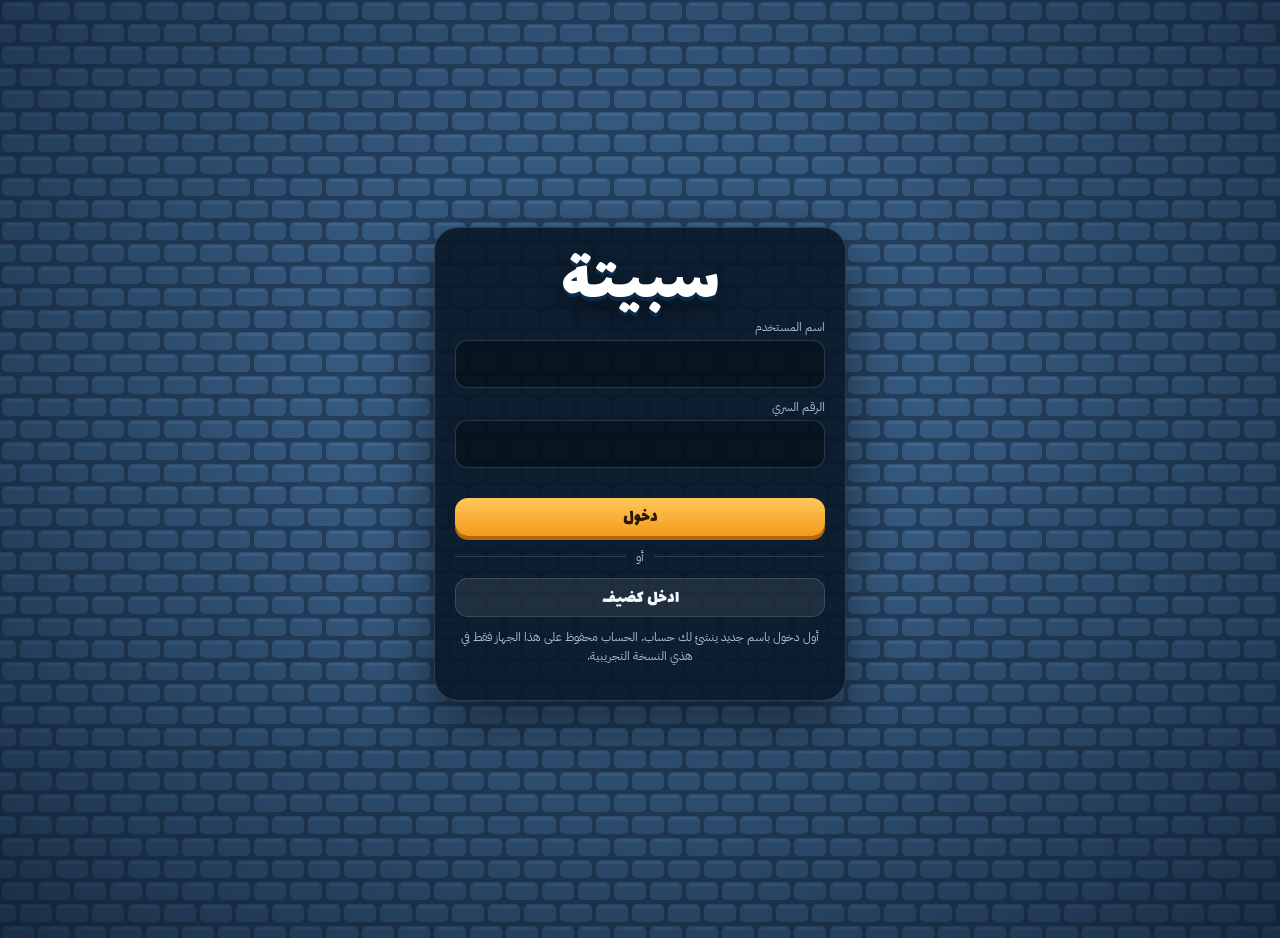
<file: index.html>
<!doctype html>
<html lang="ar" dir="rtl"><head><meta charset="utf-8"><meta name="viewport" content="width=device-width, initial-scale=1, maximum-scale=1, minimum-scale=1, user-scalable=no, viewport-fit=cover">
<link rel="manifest" href="manifest.webmanifest"><link rel="apple-touch-icon" href="icon-180.png"><link rel="icon" href="icon-192.png"><meta name="apple-mobile-web-app-title" content="سبيتة">
<meta name="theme-color" content="#1d3249"><meta name="apple-mobile-web-app-capable" content="yes"><meta name="mobile-web-app-capable" content="yes"><meta name="apple-mobile-web-app-status-bar-style" content="black-translucent">
<title>سبيتة</title>
<link rel="stylesheet" href="https://fonts.googleapis.com/css2?family=Lalezar&family=Aref+Ruqaa&family=El+Messiri:wght@500;600;700&family=IBM+Plex+Sans+Arabic:wght@400;500;700&family=Fredoka:wght@500;600;700&display=swap">
<style>
:root{
  /* layout: one-screen card room — tiled floor, grey table in the centre, opponents right / front / left, your hand fanned along the bottom */
  --night:#0a1a2b; --panel:rgba(9,24,40,.9); --line:rgba(255,255,255,.14);
  --tx:#f4f7fb; --mu:#a9bdd2; --amber:#ffb432; --amber-ink:#2b1800; --red:#d8343b; --good:#35c27a;
  --card:#fcfbf7; --card-ink:#16181d; --ch:1.55; /* card height = width × --ch (keep in sync with CARD_H in JS) */
  --f-display:'Lalezar',Tahoma,sans-serif; --f-body:'IBM Plex Sans Arabic',Tahoma,sans-serif; --f-card:'Fredoka',Arial,sans-serif;
  color-scheme:dark;
}
html,body{height:100%}
body{margin:0;background:var(--night);color:var(--tx);font-family:var(--f-body);overflow:hidden}
#app{height:100%}
button{font-family:inherit}
button:focus-visible,input:focus-visible{outline:3px solid var(--amber);outline-offset:2px}
.floor{background:radial-gradient(ellipse at 50% 42%,rgba(0,0,0,0) 35%,rgba(2,12,26,.62) 100%),var(--tile) 0 0/72px 44px,#123f6b}

/* ---------- shared ---------- */
.btn{font:400 18px/1.2 var(--f-display);background:linear-gradient(#ffc75a,#f39a1c);color:var(--amber-ink);border:0;border-radius:13px;padding:9px 20px 7px;box-shadow:0 4px 0 #b3660a;cursor:pointer}
.btn:active{transform:translateY(2px);box-shadow:0 2px 0 #b3660a}
.btn:disabled{opacity:.4;cursor:not-allowed}
.btn.ghost{background:rgba(255,255,255,.08);color:var(--tx);box-shadow:none;border:1px solid var(--line)}
.btn.wide{width:100%}
.scrim{position:fixed;inset:0;background:rgba(3,10,18,.62);display:grid;place-items:center;z-index:30;padding:16px;animation:fade .2s}
.sheet{background:#0f2238;border:1px solid var(--line);border-radius:22px;padding:18px;width:min(100%,430px);max-height:100%;overflow:auto;box-shadow:0 24px 60px rgba(0,0,0,.55)}
.sheet h3{font:400 28px/1.2 var(--f-display);margin:0 0 4px;text-align:center}
.sheet .sub{color:var(--mu);text-align:center;font-size:13px;margin:0 0 14px}
.row{display:flex;gap:10px}
.row>*{flex:1}
.label{font:700 13px var(--f-body);color:var(--mu);margin:14px 0 8px}
@keyframes fade{from{opacity:0}}
@keyframes pop{from{transform:scale(.9);opacity:0}}

/* ---------- login ---------- */
.login{height:100%;overflow:auto;display:grid;place-items:center;padding:16px}
.lg{width:min(100%,370px);background:var(--panel);border:1px solid var(--line);border-radius:24px;padding:22px 20px;box-shadow:0 24px 60px rgba(0,0,0,.5);animation:pop .3s}
.fan{display:flex;justify-content:center;height:92px;margin-bottom:6px}
.fan .card{--w:54px;margin:0 -12px;transform-origin:50% 120%}
.brand{font:400 clamp(46px,12vw,68px)/1 var(--f-display);text-align:center;color:#fff;text-shadow:0 4px 0 #0b2a4a,0 10px 20px rgba(0,0,0,.45);margin:0}
.tag{color:var(--mu);text-align:center;font-size:13px;margin:4px 0 18px}
.field{display:block;margin-bottom:10px}
.field span{display:block;font-size:12px;color:var(--mu);margin-bottom:4px}
.field input{width:100%;box-sizing:border-box;padding:11px 12px;border-radius:12px;border:1px solid var(--line);background:rgba(0,0,0,.3);color:var(--tx);font:500 16px var(--f-body)}
.err{color:#ff8a8f;font-size:13px;min-height:20px;text-align:center}
.or{display:flex;align-items:center;gap:10px;color:var(--mu);font-size:12px;margin:12px 0}
.or::before,.or::after{content:'';flex:1;height:1px;background:var(--line)}
.note{color:var(--mu);font-size:11.5px;text-align:center;margin-top:12px;line-height:1.6}

/* ---------- home ---------- */
.home{height:100%;overflow-y:auto;box-sizing:border-box;padding:14px 16px 28px}
.home-in{max-width:900px;margin:0 auto}
.top{display:flex;align-items:center;gap:12px;background:var(--panel);border:1px solid var(--line);border-radius:18px;padding:10px 12px}
.me-ava{width:56px;height:56px;border-radius:24%;overflow:hidden;flex:none}
.me-info{flex:1;min-width:0}
.me-name{font:700 16px var(--f-body);white-space:nowrap;overflow:hidden;text-overflow:ellipsis}
.lvline{display:flex;align-items:center;gap:8px;margin-top:3px}
.star{display:inline-grid;place-items:center;width:30px;height:30px;font:700 12px var(--f-card);color:#06303a;background:#5fd0e4;clip-path:polygon(50% 0,61% 35%,98% 35%,68% 57%,79% 91%,50% 70%,21% 91%,32% 57%,2% 35%,39% 35%);flex:none}
.xp{height:9px;border-radius:6px;background:rgba(0,0,0,.4);flex:1;max-width:170px;overflow:hidden}
.xp i{display:block;height:100%;background:linear-gradient(90deg,#ffd466,#ff9d1a)}
.xpt{font:500 11px var(--f-card);color:var(--mu);font-variant-numeric:tabular-nums}
.hero{text-align:center;margin:20px 0 14px}
.hero .brand{font-size:clamp(52px,13vw,84px)}
.sect{font:400 22px var(--f-display);margin:18px 2px 10px}
.stages{display:grid;grid-auto-flow:column;grid-auto-columns:minmax(236px,1fr);gap:12px;overflow-x:auto;padding:2px 2px 10px;scroll-snap-type:x mandatory}
.stage{scroll-snap-align:start;background:#fff;color:#1b2735;border-radius:18px;overflow:hidden;box-shadow:0 8px 20px rgba(0,0,0,.35);display:flex;flex-direction:column}
.stage .hd{background:var(--c);color:#fff;padding:12px 14px 8px;display:flex;justify-content:space-between;align-items:center}
.stage .hd b{font:400 24px var(--f-display)}
.stage .hd span{font:700 13px var(--f-card);background:rgba(255,255,255,.22);border-radius:8px;padding:2px 8px}
.stage .bd{padding:12px;display:grid;gap:7px;font-size:13px;flex:1}
.kv{display:flex;justify-content:space-between;align-items:center;gap:8px;background:#eef2f7;border-radius:10px;padding:7px 10px;font:600 14px 'El Messiri',var(--f-body);color:#1f2d3d;white-space:nowrap}
.kv b{font:700 15px 'El Messiri',var(--f-card);color:#101a26}
.kv b{font:600 14px var(--f-card);font-variant-numeric:tabular-nums}
.stage .btn{margin-top:4px}
.stage.locked .hd{background:#8a96a6}
.lockmsg{text-align:center;color:#5b6878;font-weight:700;padding:9px 0 3px}
.modes{display:grid;grid-template-columns:1fr 1fr;gap:12px}
.mode{border-radius:18px;padding:16px;min-height:112px;display:flex;flex-direction:column;justify-content:space-between;cursor:pointer;border:0;text-align:right;color:#fff}
.mode b{font:400 25px/1.1 var(--f-display)}
.mode small{font-size:12.5px;opacity:.9}
.mode.train{background:linear-gradient(160deg,#e25ea4,#a8336f)}
.mode.friends{background:linear-gradient(160deg,#3cb574,#1f7a4a);opacity:.6;cursor:default}
.stats{display:flex;gap:10px;margin-top:12px}
.stat{flex:1;background:var(--panel);border:1px solid var(--line);border-radius:14px;padding:10px;text-align:center}
.stat b{display:block;font:600 22px var(--f-card);font-variant-numeric:tabular-nums}
.stat span{font-size:12px;color:var(--mu)}
.logout{background:none;border:1px solid var(--line);color:var(--mu);border-radius:10px;padding:6px 10px;cursor:pointer;font-size:13px}

/* setup sheet */
.dopts{display:grid;gap:8px}
.dopt{display:flex;align-items:center;gap:12px;background:rgba(255,255,255,.05);border:2px solid transparent;border-radius:14px;padding:10px 12px;cursor:pointer;color:var(--tx);text-align:right}
.dopt b{font:400 21px var(--f-display);display:block}
.dopt small{color:var(--mu);font-size:12.5px}
.dopt.on{border-color:var(--amber);background:rgba(255,180,50,.1)}
.dots{display:flex;gap:3px;margin-inline-start:auto}
.dots i{width:8px;height:8px;border-radius:50%;background:rgba(255,255,255,.18)}
.dots i.f{background:var(--amber)}
.mt{position:relative;height:200px;margin:0 auto;max-width:300px}
.mt .tb{position:absolute;left:22%;right:22%;top:26%;bottom:26%;background:linear-gradient(#7a767d,#5d5a60);clip-path:polygon(10% 0,90% 0,100% 100%,0 100%);border-radius:6px}
.chair{position:absolute;display:flex;flex-direction:column;align-items:center;gap:3px;background:none;border:0;color:var(--tx);cursor:pointer;transform:translate(-50%,-50%);padding:0}
.chair .ca{width:50px;height:50px;border-radius:24%;overflow:hidden;box-shadow:0 3px 8px rgba(0,0,0,.4)}
.chair .you{display:grid;place-items:center;width:50px;height:50px;border-radius:24%;border:2px dashed var(--amber);font:400 18px var(--f-display);color:var(--amber);box-sizing:border-box}
.chair small{font-size:11.5px;font-weight:700}
.c0{left:50%;top:86%}.c1{left:88%;top:50%}.c2{left:50%;top:14%}.c3{left:12%;top:50%}
.seatline{text-align:center;font-size:12.5px;color:var(--mu);margin-top:6px}
.seatline b{color:var(--tx)}

/* ---------- game ---------- */
.game{position:relative;height:100%;overflow:hidden;--av:clamp(56px,13vw,84px);--hc:72px;--ov:-30px;--tc:clamp(62px,13vw,104px);--hh:calc(var(--hc)*1.24)}
.hud{position:absolute;top:10px;left:10px;display:flex;flex-wrap:wrap;gap:8px;z-index:8;direction:ltr;width:96px}
.ibtn{width:44px;height:44px;border-radius:13px;background:var(--panel);border:1px solid var(--line);display:grid;place-items:center;color:var(--tx);cursor:pointer;padding:0}
.ibtn svg{width:22px;height:22px}
.hcount{height:44px;box-sizing:border-box;display:flex;align-items:center;gap:4px;padding:0 12px;border-radius:13px;background:var(--panel);border:1px solid var(--line);font-family:var(--f-card);direction:ltr}
.hcount span{color:#ff5a60;font-size:20px}
.hcount b{font-size:19px;font-variant-numeric:tabular-nums}
.hcount small{color:var(--mu);font-size:12px}
.ibtn.exit{background:linear-gradient(#ff6a6f,#c9272e);border-color:transparent}
.score{position:absolute;top:10px;right:10px;z-index:8;background:var(--panel);border:1px solid var(--line);border-radius:14px;padding:6px 9px;display:grid;gap:4px;font-family:var(--f-card);font-variant-numeric:tabular-nums;min-width:74px}
.score .cap{font:700 10.5px var(--f-body);color:var(--mu);text-align:center;border-bottom:1px solid var(--line);padding-bottom:3px}
.srow{display:flex;align-items:center;gap:6px;font-weight:600;font-size:14px}
.srow .mini{width:20px;height:20px;border-radius:6px;overflow:hidden;flex:none}
.srow .nm{font:500 12px var(--f-body);color:var(--mu);flex:1;white-space:nowrap}
.srow b{margin-inline-start:auto}
.srow.lead b{color:var(--good)}
@media (max-width:560px){.srow .nm{display:none}}

.seat{position:absolute;z-index:5;display:flex;flex-direction:column;align-items:center;gap:5px}
.seat.p2{top:10px;left:50%;transform:translateX(-50%)}
.seat.p1,.seat.p3{top:calc(50% + (var(--av) + 48px - var(--hh) - 74px)/2);transform:translateY(-50%)}
.seat.p1{right:10px}
.seat.p3{left:10px}
.seat.p0{right:10px;bottom:calc(var(--hh) + 16px);--av:clamp(46px,10vw,66px)}
.ava{position:relative;width:var(--av);height:var(--av);border-radius:24%;overflow:hidden;box-shadow:0 6px 14px rgba(0,0,0,.45);transition:box-shadow .25s}
.ava svg{display:block;width:100%;height:100%}
.seat.on .ava{box-shadow:0 0 0 4px var(--amber),0 0 24px 6px rgba(255,180,50,.55)}
.nametag{background:#0b1726;border:1px solid rgba(255,255,255,.12);border-radius:9px;padding:1px 8px 2px 4px;font:700 13px var(--f-body);display:flex;align-items:center;gap:5px;white-space:nowrap;box-shadow:0 2px 6px rgba(0,0,0,.45)}
.seat.on .nametag{background:var(--amber);color:var(--amber-ink)}
.lv{display:inline-grid;place-items:center;width:22px;height:22px;font:700 10px var(--f-card);color:#06303a;background:#5fd0e4;clip-path:polygon(50% 0,61% 35%,98% 35%,68% 57%,79% 91%,50% 70%,21% 91%,32% 57%,2% 35%,39% 35%)}
.bub{position:absolute;top:-14px;left:-16px;z-index:2;background:linear-gradient(#ff6a52,#e0442c);color:#fff;font:700 16px/1 var(--f-card);padding:5px 8px;border-radius:10px;box-shadow:0 3px 8px rgba(0,0,0,.4);display:flex;align-items:center;gap:3px}
.bub::after{content:'';position:absolute;bottom:-6px;right:10px;border:6px solid transparent;border-top-color:#e0442c;border-bottom:0}
.pens{display:flex;gap:4px;min-height:0}
.chip{font:700 11.5px var(--f-card);border-radius:6px;padding:1px 6px;direction:ltr;box-shadow:0 2px 4px rgba(0,0,0,.35)}
.chip.q{background:#15171c;color:#fff;border:1px solid #444}
.chip.t{background:#fff;color:var(--red)}
.chip.dec{background:var(--amber);color:var(--amber-ink);font-family:var(--f-body)}
.backs{position:absolute;top:22%;display:flex;direction:ltr}
.p2 .backs{left:calc(100% + 10px)}
.p1 .backs{right:calc(100% + 6px)}
.p3 .backs{left:calc(100% + 6px)}
.bk{width:17px;height:25px;border-radius:3px;background:repeating-linear-gradient(45deg,#3a8ee0 0 3px,#1f65b0 3px 6px);border:1.5px solid #fff;margin-left:-9px;box-shadow:0 2px 4px rgba(0,0,0,.4)}
.bk:first-child{margin-left:0}
.bkn{font:700 11px var(--f-card);background:#0b1726;border-radius:6px;padding:0 5px;margin-left:4px;align-self:center}

.tzone{position:absolute;left:calc(var(--av) + 40px);right:calc(var(--av) + 40px);top:calc(var(--av) + 58px);bottom:calc(var(--hh) + 74px);display:grid;place-items:center;z-index:2}
.table{position:relative;width:min(100%,560px);height:min(100%,330px);filter:drop-shadow(0 20px 16px rgba(0,0,0,.45))}
.table .face{position:absolute;inset:0 0 15% 0;background:linear-gradient(180deg,#7a767d,#5d5a60 80%);clip-path:polygon(9% 0,91% 0,100% 100%,0 100%)}
.table .skirt{position:absolute;left:0;right:0;bottom:0;height:15%;background:linear-gradient(#48464c,#29272c);clip-path:polygon(0 0,100% 0,95% 100%,5% 100%)}
.pile{position:absolute;inset:0 0 15% 0}
.slot{position:absolute;transform:translate(-50%,-50%) rotate(var(--rot,0deg))}
.t0{left:50%;top:73%;--rot:-2deg}.t1{left:79%;top:47%;--rot:5deg}.t2{left:50%;top:25%;--rot:2deg}.t3{left:21%;top:47%;--rot:-5deg}
.pile .card{--w:var(--tc)}
.card.in0{animation:in0 .3s ease-out}.card.in1{animation:in1 .3s ease-out}.card.in2{animation:in2 .3s ease-out}.card.in3{animation:in3 .3s ease-out}
@keyframes in0{from{transform:translateY(140px) scale(1.25);opacity:0}}
@keyframes in1{from{transform:translateX(160px);opacity:0}}
@keyframes in2{from{transform:translateY(-140px);opacity:0}}
@keyframes in3{from{transform:translateX(-160px);opacity:0}}
.card.sw0{animation:sw0 .45s ease-in forwards}.card.sw1{animation:sw1 .45s ease-in forwards}.card.sw2{animation:sw2 .45s ease-in forwards}.card.sw3{animation:sw3 .45s ease-in forwards}
@keyframes sw0{to{transform:translateY(220px) scale(.4);opacity:0}}
@keyframes sw1{to{transform:translateX(260px) scale(.4);opacity:0}}
@keyframes sw2{to{transform:translateY(-220px) scale(.4);opacity:0}}
@keyframes sw3{to{transform:translateX(-260px) scale(.4);opacity:0}}
.say{position:absolute;left:50%;top:49%;transform:translate(-50%,-50%);background:rgba(10,24,40,.82);padding:4px 12px;border-radius:999px;font:700 12.5px var(--f-body);white-space:nowrap;pointer-events:none;z-index:3;max-width:92%;overflow:hidden;text-overflow:ellipsis}

.card{position:relative;flex:none;width:var(--w);height:calc(var(--w)*var(--ch));background:linear-gradient(170deg,#fff,var(--card) 60%,#efece4);color:var(--card-ink);border-radius:calc(var(--w)*.12);box-shadow:0 3px 8px rgba(0,0,0,.35),inset 0 0 0 1px rgba(0,0,0,.1);font-family:var(--f-card);user-select:none;direction:ltr}
.card.r{color:var(--red)}
.card .ix{position:absolute;top:4%;left:6%;display:flex;flex-direction:column;align-items:center;line-height:.95;font-weight:700;font-size:calc(var(--w)*.36)}
.card .ix i{font-style:normal;font-size:calc(var(--w)*.34);margin-top:calc(var(--w)*.02);font-family:'Segoe UI Symbol','Apple Symbols','Noto Sans Symbols 2',Arial,sans-serif}
.card .pip{position:absolute;right:6%;bottom:3%;font-size:calc(var(--w)*.74);line-height:1}
.card .ix{z-index:1}
.card .court{position:absolute;left:34%;top:6%;right:6%;bottom:5%;border-radius:calc(var(--w)*.05);overflow:hidden;box-shadow:inset 0 0 0 1px rgba(0,0,0,.25)}
.card .court svg{display:block;width:100%;height:100%}
/* deck styles */
.card.d-gold{background:linear-gradient(170deg,#fffaf0,#f4e8cf);box-shadow:0 3px 8px rgba(0,0,0,.35),inset 0 0 0 2px #c9a24a,inset 0 0 0 4px #fffaf0,inset 0 0 0 5px rgba(201,162,74,.5)}
.card.d-gold .ix{color:#1d1a14}.card.d-gold.r .ix,.card.d-gold.r .pip{color:#b0262e}
.card.d-night{background:linear-gradient(170deg,#2c3240,#171b24);color:#eef2f7;box-shadow:0 3px 8px rgba(0,0,0,.45),inset 0 0 0 1px rgba(255,255,255,.15)}
.card.d-night.r{color:#ff6f73}
.bk.d-gold{background:repeating-linear-gradient(45deg,#8e1f2b 0 3px,#6b1520 3px 6px);border-color:#e2b23c}
.bk.d-night{background:repeating-linear-gradient(45deg,#1e2430 0 3px,#11151d 3px 6px);border-color:#5fd0e4}
.coin{display:inline-block;width:14px;height:14px;border-radius:50%;background:radial-gradient(circle at 35% 35%,#ffe58a,#f2b632 60%,#c98a12);box-shadow:inset 0 -1px 0 rgba(0,0,0,.2);vertical-align:-2px;margin-inline-end:4px}
.coins{display:flex;align-items:center;background:rgba(0,0,0,.35);border-radius:999px;padding:4px 12px;font:700 15px var(--f-card);font-variant-numeric:tabular-nums}
.coins .coin{width:18px;height:18px}
.card .pips{position:absolute;left:25%;right:25%;top:6%;bottom:6%}
.card .pips svg{display:block;width:100%;height:100%}
.card .ix2{top:auto;left:auto;right:5%;bottom:4%;transform:rotate(180deg)}
.card.d-classic .court{left:22%;right:22%;top:6%;bottom:6%}
.card.d-modern .court{box-shadow:none}
.bk.d-classic{background:repeating-linear-gradient(45deg,#b3242d 0 3px,#8a1820 3px 6px);border-color:#fff}
.pile{perspective:800px}
.setrow{display:flex;align-items:center;justify-content:space-between;gap:12px;background:rgba(255,255,255,.05);border-radius:14px;padding:12px 14px;margin-bottom:8px}
.setrow span{font-weight:700}
.setrow small{display:block;color:var(--mu);font-weight:500;font-size:12px}
.switch{flex:none;width:52px;height:30px;border-radius:999px;border:0;background:#33465e;position:relative;cursor:pointer;padding:0}
.switch i{position:absolute;top:3px;right:3px;width:24px;height:24px;border-radius:50%;background:#fff;transition:right .2s}
.switch.on{background:var(--good)}
.switch.on i{right:25px}
.decks{display:grid;grid-template-columns:repeat(2,1fr);gap:12px;max-width:420px}
.deckopt{background:var(--panel);border:2px solid var(--line);border-radius:16px;padding:12px 6px 10px;display:flex;flex-direction:column;align-items:center;gap:8px;cursor:pointer;color:var(--tx);font:700 13px var(--f-body)}
.deckopt.on{border-color:var(--amber);box-shadow:0 0 18px rgba(255,180,50,.3)}
.deckopt .pv{display:flex;height:calc(56px*var(--ch) + 6px);align-items:flex-end}
.deckopt .pv .card{--w:56px}
.deckopt .pv .card+.card{margin-left:-26px;transform:rotate(8deg)}

.hand{position:absolute;left:0;right:0;bottom:calc(var(--hc)*-.2);display:flex;justify-content:center;direction:ltr;z-index:6;padding-inline:12px}
.hand .card{--w:var(--hc);margin-left:var(--ov);cursor:pointer;transition:transform .15s,filter .15s;transform:translateY(var(--y,0px)) rotate(var(--r,0deg));transform-origin:50% 130%;box-shadow:-3px 3px 10px rgba(0,0,0,.4),inset 0 0 0 1px rgba(0,0,0,.1)}
.hand .card:first-child{margin-left:0}
.hand .card.ok:hover{transform:translateY(calc(var(--y,0px) - 14px)) rotate(var(--r,0deg))}
.hand .card.no{filter:brightness(.78) saturate(.75);cursor:not-allowed}
.hand .card.ok{filter:none}
.hand .card.sel{transform:translateY(calc(var(--y,0px) - 28px)) rotate(var(--r,0deg));box-shadow:0 0 0 3px var(--amber),0 10px 18px rgba(0,0,0,.45)}
.hand .card.new::after{content:'';position:absolute;top:6px;right:6px;width:9px;height:9px;border-radius:50%;background:var(--amber);box-shadow:0 0 0 2px #fff}
.hand .card.dec{box-shadow:0 0 0 3px var(--red),-3px 3px 10px rgba(0,0,0,.4)}

.bar{position:absolute;left:50%;transform:translateX(-50%);bottom:calc(var(--hh) + 20px);z-index:7;display:flex;align-items:center;gap:10px;background:var(--panel);border:1px solid var(--line);border-radius:15px;padding:6px 6px 6px 12px;font:700 13px var(--f-body);max-width:calc(100% - 2*var(--av) - 30px);box-shadow:0 8px 20px rgba(0,0,0,.4)}
.bar .txt{min-width:0}
.bar .txt small{display:block;color:var(--mu);font-weight:500;font-size:11.5px}
.bar .btn{font-size:16px;padding:7px 14px 5px;white-space:nowrap}
.tog{border:1px solid var(--line);background:rgba(255,255,255,.06);color:var(--tx);border-radius:10px;padding:6px 10px;cursor:pointer;font:700 13px var(--f-body);white-space:nowrap}
.tog.on{background:var(--red);border-color:var(--red)}

/* tracker */
.trk{display:grid;grid-template-columns:22px 1fr;gap:6px 8px;align-items:center;direction:ltr}
.trk .su{font:600 20px var(--f-card);text-align:center}
.trk .rs{display:flex;flex-wrap:wrap;gap:3px}
.trk .k{font:600 12px var(--f-card);width:24px;text-align:center;border-radius:6px;padding:2px 0;background:#1d3350;color:#d5e1ef}
.trk .k.gone{opacity:.25;text-decoration:line-through}
.trk .k.mine{background:var(--amber);color:var(--amber-ink)}
.legend{display:flex;gap:14px;justify-content:center;font-size:12px;color:var(--mu);margin-top:12px}
.legend i{display:inline-block;width:12px;height:12px;border-radius:3px;vertical-align:-2px;margin-inline-end:4px}

/* results */
.res{display:grid;gap:8px}
.rrow{display:flex;align-items:center;gap:10px;background:rgba(255,255,255,.05);border-radius:12px;padding:7px 10px}
.rrow.me{outline:2px solid rgba(255,180,50,.5)}
.rrow .mini{width:36px;height:36px;border-radius:24%;overflow:hidden;flex:none}
.rrow .n{flex:1;font-weight:700;min-width:0}
.rrow .n small{display:block;color:var(--mu);font-weight:500;font-size:11.5px}
.rrow .p{font:600 14px var(--f-card);color:#ff8a70;font-variant-numeric:tabular-nums;min-width:40px;text-align:center}
.rrow .t{font:700 20px var(--f-card);font-variant-numeric:tabular-nums;min-width:44px;text-align:left}
.rank{font:400 20px var(--f-display);width:22px;text-align:center;color:var(--mu)}
.moon{background:linear-gradient(90deg,#3b2a78,#5a3fb0);border-radius:12px;padding:8px 12px;text-align:center;font-weight:700;margin-bottom:10px}
.gain{display:flex;justify-content:center;gap:10px;margin:12px 0 4px}
.gain span{background:rgba(255,255,255,.06);border-radius:10px;padding:6px 12px;font-weight:700}
.gain b{font-family:var(--f-card);color:var(--amber)}

.p3 .bub{left:auto;right:-16px}
.p3 .bub::after{right:auto;left:10px}
.segs{display:grid;grid-template-columns:repeat(2,1fr);gap:8px}
.seg{background:rgba(255,255,255,.05);border:2px solid transparent;border-radius:12px;padding:9px 6px;color:var(--tx);font:700 13.5px var(--f-body);cursor:pointer}
.seg.on{border-color:var(--amber);background:rgba(255,180,50,.12)}
.rsum{position:absolute;left:50%;top:49%;transform:translate(-50%,-50%);z-index:4;background:rgba(10,24,40,.9);border:1px solid var(--line);border-radius:16px;padding:10px 12px;text-align:center;animation:pop .25s;min-width:min(260px,92%)}
.rgrid{display:flex;gap:10px;justify-content:center}
.rgrid span{display:flex;flex-direction:column;align-items:center;gap:3px}
.rgrid .mini{width:34px;height:34px;border-radius:24%;overflow:hidden;display:block}
.rgrid b{font:700 15px var(--f-card);color:#ff8a70}
.rnote{font-weight:700;margin-bottom:6px}
.rsum small{display:block;color:var(--mu);font-size:11.5px;margin-top:6px}
/* seats by position */
.seat.pos-T{top:10px;left:50%;transform:translateX(-50%)}
.game{--mid:calc(50% + (var(--av) + 58px - var(--hh) - 74px)/2)}
.seat.pos-R,.seat.pos-L{top:var(--mid);transform:translateY(-50%)}
.seat.pos-R1,.seat.pos-L1{top:calc(var(--mid) + var(--av)*.95);transform:translateY(-50%)}
.seat.pos-R2,.seat.pos-L2{top:calc(var(--mid) - var(--av)*.95);transform:translateY(-50%)}
.seat.pos-R,.seat.pos-R1,.seat.pos-R2{right:10px}
.seat.pos-L,.seat.pos-L1,.seat.pos-L2{left:10px}
.n6{--av:clamp(48px,11vw,72px);--tc:clamp(50px,11vw,86px)}
.seat.pos-me{right:10px;bottom:calc(var(--hh) + 16px);--av:clamp(46px,10vw,66px)}
.seat.pos-L .bub,.seat.pos-L1 .bub,.seat.pos-L2 .bub{left:auto;right:-16px}
.seat.pos-L .bub::after,.seat.pos-L1 .bub::after,.seat.pos-L2 .bub::after{right:auto;left:10px}
.fan{position:absolute;pointer-events:none}
.fan .bk{position:absolute;margin:0;width:18px;height:27px;transform-origin:50% 50%}
.fan.fs{top:calc(50% - var(--k)*3.5px - 16px);width:30px;height:calc(var(--k)*7px + 20px)}
.seat[class*="pos-R"] .fan.fs{right:calc(100% + 4px)}
.seat[class*="pos-L"] .fan.fs{left:calc(100% + 4px)}
.fan.ft{left:calc(100% + 12px);top:18%;height:40px;width:calc(var(--k)*7px + 18px)}
/* collapsible score */
.score{padding:0;min-width:0;overflow:hidden;border-radius:16px;background:linear-gradient(180deg,rgba(14,33,54,.95),rgba(8,20,34,.95));box-shadow:0 8px 20px rgba(0,0,0,.35)}
.sbhead{display:flex;align-items:center;gap:8px;background:none;border:0;color:var(--tx);cursor:pointer;padding:8px 12px;width:100%;font:700 13px var(--f-body)}
.sbhead b{font:700 18px var(--f-card);color:var(--amber);font-variant-numeric:tabular-nums}
.sbhead .chev{font-style:normal;color:var(--mu);transition:transform .2s;margin-inline-start:auto}
.score.open .chev{transform:rotate(180deg)}
.sbody{display:grid;gap:5px;padding:4px 10px 10px;border-top:1px solid var(--line);animation:fade .2s}
.score .srow .nm{display:flex;flex-direction:column;line-height:1.15}
.score .srow .nm small{font:600 11px var(--f-card);color:var(--mu)}
.score .srow .nm small em{font-style:normal;color:#ff5a60}
.score .srow .mini{width:26px;height:26px;border-radius:8px}
.score .srow b{font-size:16px}
/* home extras */
.zikr{font-family:'Aref Ruqaa',var(--f-display);font-size:clamp(17px,4.4vw,24px);text-align:center;color:#f6e7bf;margin:18px 0 -6px;letter-spacing:.3px;opacity:.92;text-shadow:0 2px 8px rgba(0,0,0,.4)}
.zikr .orn{color:var(--amber);margin:0 10px;font-size:.8em;vertical-align:.1em}
.prefs{display:flex;flex-wrap:wrap;gap:10px;justify-content:center;margin-bottom:6px}
.pref{display:flex;align-items:center;gap:8px;background:var(--panel);border:1px solid var(--line);border-radius:14px;padding:6px 8px 6px 12px}
.pref>span{font-size:13px;font-weight:700;color:var(--mu)}
.pills{display:flex;gap:4px}
.pill{border:0;border-radius:10px;padding:6px 12px;background:rgba(255,255,255,.06);color:var(--tx);font:700 14px var(--f-card);cursor:pointer}
.pill.on{background:var(--amber);color:var(--amber-ink)}
.visits{display:flex;flex-direction:column;align-items:center;gap:8px;margin:22px auto 4px;max-width:340px}
.vrow{display:flex;align-items:center;gap:8px;font-size:13px;color:var(--mu)}
.vrow b{font:700 15px var(--f-card);color:var(--tx)}
.vrow .dot{width:9px;height:9px;border-radius:50%;background:var(--good);box-shadow:0 0 0 4px rgba(53,194,122,.2)}
.vbox{width:100%;box-sizing:border-box;display:flex;justify-content:space-between;align-items:center;gap:12px;background:var(--panel);border:1px solid var(--line);border-radius:14px;padding:12px 16px}
.vbox span{font-size:13px;font-weight:700}
.vbox b{font:700 22px var(--f-card);color:var(--amber);font-variant-numeric:tabular-nums}
.visits small{color:var(--mu);font-size:11px}
.mt.six{height:230px}
.sheet{position:relative}
.seat.pos-T .bub{top:auto;bottom:34px;left:-44px}
.xbtn{position:absolute;top:12px;left:12px;width:34px;height:34px;border-radius:50%;border:1px solid var(--line);background:rgba(255,255,255,.08);color:var(--tx);font:700 16px var(--f-body);cursor:pointer;display:grid;place-items:center;padding:0}
.xbtn:hover{background:rgba(255,255,255,.16)}
a.btn{display:block;text-align:center;text-decoration:none;box-sizing:border-box}
.btn.wa{background:linear-gradient(#3ddc84,#1fa855);color:#fff;box-shadow:0 4px 0 #13763a}
.linkbox{display:flex;align-items:center;gap:8px;background:rgba(0,0,0,.3);border:1px solid var(--line);border-radius:12px;padding:8px 10px;margin-top:12px;font-size:12.5px;color:var(--mu);word-break:break-all}
.linkbox span{flex:1;min-width:0}
.mode.friends{opacity:1;cursor:pointer}
.card.wild{background:linear-gradient(160deg,#fffdf6,#f1ead6);color:#15171c}
.card.wild .wbody{position:absolute;inset:22% 8% 8% 22%;border-radius:calc(var(--w)*.06);background:linear-gradient(160deg,#1f2a44,#0f1626);display:flex;flex-direction:column;align-items:center;justify-content:center;gap:2px;color:#f2c14e}
.card.wild.mk .wbody{background:linear-gradient(160deg,#c8323a,#7c1820);color:#ffe08a}
.card.wild .wbody b{font-size:calc(var(--w)*.46);line-height:1}
.card.wild .wbody em{font:700 calc(var(--w)*.2) var(--f-body);font-style:normal}
.gift{position:absolute;right:10px;bottom:calc(var(--hh) + 118px);z-index:6;background:rgba(9,24,40,.88);border:1px solid var(--line);border-radius:14px;padding:6px 8px}
.gift .gh{display:flex;align-items:center;gap:6px;font:700 11.5px var(--f-body);color:var(--mu);margin-bottom:5px}
.gift .gh .mini{width:20px;height:20px;border-radius:6px;overflow:hidden;display:block}
.gift .gh .mini svg{width:100%;height:100%;display:block}
.gift .gc{display:flex;gap:3px;direction:ltr}
.gift .gc .card{--w:30px;box-shadow:0 2px 4px rgba(0,0,0,.35)}
.gift .gc .card .court,.gift .gc .card .pips,.gift .gc .card .pip,.gift .gc .card .ix2,.gift .gc .card .wbody{display:none}
.gift .gc .card .ix{font-size:13px;left:50%;transform:translateX(-50%);top:14%}
.gift .gc .card .ix i{font-size:11px}
.chip.mn{background:#35c27a;color:#062a17;font-family:var(--f-body)}
.tog.mn.on{background:var(--good);border-color:var(--good);color:#062a17}
.rgrid b.neg{color:var(--good)}
.giftc{position:absolute;left:50%;top:48%;transform:translate(-50%,-50%);z-index:5;background:rgba(9,24,40,.92);border:1px solid var(--line);border-radius:16px;padding:10px 12px;box-shadow:0 12px 30px rgba(0,0,0,.45)}
.giftc .gh{display:flex;align-items:center;justify-content:center;gap:8px;font:700 13px var(--f-body);margin-bottom:8px}
.giftc .gh .mini{width:26px;height:26px;border-radius:8px;overflow:hidden;display:block}
.giftc .gh .mini svg{width:100%;height:100%;display:block}
.giftc .gc{display:flex;gap:6px;direction:ltr;justify-content:center}
.giftc .gc .card{--w:clamp(46px,11vw,70px)}
.me-ava{position:relative;border:0;padding:0;cursor:pointer;background:none}
.me-ava svg{display:block;width:100%;height:100%}
.me-ava .edit{position:absolute;bottom:-4px;left:-4px;width:20px;height:20px;border-radius:50%;background:var(--amber);color:var(--amber-ink);font:700 12px/20px var(--f-body);font-style:normal;text-align:center}
.avpick{display:grid;grid-template-columns:repeat(3,1fr);gap:10px}
.avopt{background:rgba(255,255,255,.05);border:2px solid transparent;border-radius:14px;padding:8px 4px;display:flex;flex-direction:column;align-items:center;gap:6px;cursor:pointer;color:var(--tx);font:700 12px var(--f-body)}
.avopt span{width:64px;height:64px;border-radius:24%;overflow:hidden;display:block}
.avopt span svg{width:100%;height:100%;display:block}
.avopt.on{border-color:var(--amber);background:rgba(255,180,50,.1)}
.chair small em{display:block;font-style:normal;color:var(--amber);font-size:10.5px}
.chair .ca.me{outline:3px solid var(--amber);outline-offset:1px}
.chair .ca svg{width:100%;height:100%;display:block}
.opts3{display:grid;grid-template-columns:repeat(3,1fr);gap:10px;max-width:520px}
.opts2{grid-template-columns:repeat(2,1fr);max-width:360px}
.optc{background:var(--panel);border:2px solid var(--line);border-radius:14px;padding:10px 6px;display:flex;flex-direction:column;align-items:center;gap:8px;cursor:pointer;color:var(--tx);font:700 12.5px var(--f-body)}
.optc.on{border-color:var(--amber);box-shadow:0 0 16px rgba(255,180,50,.3)}
.tprev{position:relative;width:78px;height:48px;display:block}
.tprev .face{position:absolute;inset:0 0 18% 0;clip-path:polygon(10% 0,90% 0,100% 100%,0 100%)}
.tprev .skirt{position:absolute;left:0;right:0;bottom:0;height:18%;clip-path:polygon(0 0,100% 0,95% 100%,5% 100%)}
.bprev{width:78px;height:48px;border-radius:8px;display:block;box-shadow:inset 0 0 0 1px rgba(255,255,255,.15)}
/* tables */
.tb-grey .face{background:linear-gradient(180deg,#7a767d,#5d5a60 80%)}.tb-grey .skirt{background:linear-gradient(#48464c,#29272c)}
.tb-wood .face{background:repeating-linear-gradient(92deg,rgba(0,0,0,.07) 0 3px,rgba(255,255,255,.04) 3px 9px),linear-gradient(180deg,#9a6337,#6e4020 85%)}.tb-wood .skirt{background:linear-gradient(#5a3318,#3a200e)}
.tb-felt .face{background:radial-gradient(ellipse at 50% 35%,#1f9a68,#0f6a45 75%);box-shadow:inset 0 0 0 6px #6b3f1f}.tb-felt .skirt{background:linear-gradient(#5a3318,#3a200e)}
.game.tb-wood .table .face{background:repeating-linear-gradient(92deg,rgba(0,0,0,.07) 0 3px,rgba(255,255,255,.04) 3px 9px),linear-gradient(180deg,#9a6337,#6e4020 85%)}
.game.tb-wood .table .skirt{background:linear-gradient(#5a3318,#3a200e)}
.game.tb-felt .table .face{background:radial-gradient(ellipse at 50% 35%,#1f9a68,#0f6a45 75%)}
.game.tb-felt .table .skirt{background:linear-gradient(#5a3318,#3a200e)}
/* backgrounds */
.bg-tiles{background:radial-gradient(ellipse at 50% 42%,rgba(0,0,0,0) 35%,rgba(2,12,26,.62) 100%),var(--tile) 0 0/72px 44px,#123f6b}
.bg-sadu{background:radial-gradient(ellipse at 50% 42%,rgba(0,0,0,0) 30%,rgba(20,4,4,.7) 100%),var(--sadu) 0 0/48px 48px,#5c1616}
.bg-marble{background:radial-gradient(ellipse at 30% 20%,rgba(95,208,228,.12),transparent 45%),radial-gradient(ellipse at 75% 80%,rgba(255,180,50,.08),transparent 50%),repeating-linear-gradient(115deg,rgba(255,255,255,.025) 0 2px,transparent 2px 18px),linear-gradient(160deg,#0f1b2e,#070d17)}
.game.bg-sadu{background:radial-gradient(ellipse at 50% 42%,rgba(0,0,0,0) 30%,rgba(20,4,4,.7) 100%),var(--sadu) 0 0/48px 48px,#5c1616}
.game.bg-marble{background:radial-gradient(ellipse at 30% 20%,rgba(95,208,228,.12),transparent 45%),radial-gradient(ellipse at 75% 80%,rgba(255,180,50,.08),transparent 50%),repeating-linear-gradient(115deg,rgba(255,255,255,.025) 0 2px,transparent 2px 18px),linear-gradient(160deg,#0f1b2e,#070d17)}
/* ---- realistic tables ---- */
.table{filter:none}
.table::after{content:'';position:absolute;left:4%;right:4%;bottom:-7%;height:14%;border-radius:50%;background:radial-gradient(ellipse at center,rgba(0,0,0,.5),rgba(0,0,0,0) 70%);z-index:-1}
.table .face{inset:0 0 13% 0;clip-path:polygon(8% 0,92% 0,100% 100%,0 100%)}
.table .felt{position:absolute;left:4.2%;right:4.2%;top:5%;bottom:18.5%;clip-path:polygon(8.4% 0,91.6% 0,100% 100%,0 100%)}
.table .skirt{height:13%;clip-path:polygon(0 0,100% 0,96% 100%,4% 100%)}
.tb-green .face,.tb-navy .face{background:linear-gradient(180deg,#8a5a34 0%,#6b4226 55%,#5a361e 100%)}
.tb-green .skirt,.tb-navy .skirt{background:linear-gradient(180deg,#b07a4a 0,#b07a4a 6%,#6b4226 7%,#4a2c16 60%,#3a220f 100%)}
.tb-green .felt{background:radial-gradient(ellipse at 50% 38%,#2f9b6c 0%,#1d7a52 45%,#135c3d 100%)}
.tb-navy .felt{background:radial-gradient(ellipse at 50% 38%,#34558a 0%,#223d68 50%,#172b4b 100%)}
.tb-grey .face{background:linear-gradient(180deg,#9a979e 0%,#7c7980 60%,#6c6970 100%)}
.tb-grey .felt{background:radial-gradient(ellipse at 50% 35%,#8e8b92 0%,#6f6c73 70%,#625f66 100%)}
.tb-grey .skirt{background:linear-gradient(180deg,#a9a6ac 0,#a9a6ac 6%,#56545a 7%,#3b393f 100%)}
.game.tb-green .table .face,.game.tb-navy .table .face{background:linear-gradient(180deg,#8a5a34 0%,#6b4226 55%,#5a361e 100%)}
.game.tb-green .table .skirt,.game.tb-navy .table .skirt{background:linear-gradient(180deg,#b07a4a 0,#b07a4a 6%,#6b4226 7%,#4a2c16 60%,#3a220f 100%)}
.game.tb-grey .table .face{background:linear-gradient(180deg,#9a979e 0%,#7c7980 60%,#6c6970 100%)}
.game.tb-grey .table .skirt{background:linear-gradient(180deg,#a9a6ac 0,#a9a6ac 6%,#56545a 7%,#3b393f 100%)}
.tprev{display:block;width:84px;height:54px}
.tprev .table{position:relative;display:block;width:100%;height:100%}
.tprev .table i{display:block;position:absolute}
.tprev .face{left:0;right:0;top:0}
.tprev .skirt{left:0;right:0;bottom:0}
/* ---- backgrounds ---- */
.game.bg-tiles{background:radial-gradient(ellipse at 50% 40%,rgba(255,255,255,.06) 0%,rgba(0,0,0,0) 45%,rgba(8,18,32,.55) 100%),var(--tile) 0 0/72px 44px,#243f5c}
.game.bg-day{background:radial-gradient(ellipse at 50% 35%,rgba(255,250,240,.35) 0%,rgba(0,0,0,0) 50%,rgba(60,45,25,.28) 100%),var(--tday) 0 0/72px 44px,#cbbfa9}
.bprev.bg-tiles{background:var(--tile) 0 0/36px 22px,#243f5c}
.bprev.bg-day{background:var(--tday) 0 0/36px 22px,#cbbfa9}
.floor{background:radial-gradient(ellipse at 50% 42%,rgba(0,0,0,0) 35%,rgba(8,18,32,.6) 100%),var(--tile) 0 0/72px 44px,#243f5c}
/* neat card fans */
.fan2{position:absolute;width:64px;height:64px;pointer-events:none}
.fan2 .fin{position:absolute;left:50%;bottom:0;width:0;height:0}
.fan2 .bk{position:absolute;left:-11px;bottom:0;width:22px;height:32px;margin:0;border-radius:4px;transform-origin:50% 100%;border:1.5px solid #fff;box-shadow:0 1px 3px rgba(0,0,0,.35)}
.fan2.ft{left:calc(100% + 4px);top:10px;transform:rotate(180deg)}
.fan2.fr{right:calc(100% - 6px);top:calc(50% - 44px);transform:rotate(-90deg)}
.fan2.fl{left:calc(100% - 6px);top:calc(50% - 44px);transform:rotate(90deg)}
.n6 .fan2{transform-origin:50% 50%}
.n6 .fan2.fr{transform:rotate(-90deg) scale(.82)}
.n6 .fan2.fl{transform:rotate(90deg) scale(.82)}
/* minus broken */
.mbreak{position:absolute;left:50%;top:46%;z-index:7;display:flex;flex-direction:column;align-items:center;gap:4px;padding:12px 18px;border-radius:18px;background:linear-gradient(160deg,#ff6a52,#c9272e);color:#fff;box-shadow:0 14px 30px rgba(0,0,0,.45);animation:mbreak 1.3s ease forwards;pointer-events:none}
.mbreak .mini{width:38px;height:38px;border-radius:10px;overflow:hidden;display:block}
.mbreak .mini svg{width:100%;height:100%;display:block}
.mbreak b{font:400 24px var(--f-display);white-space:nowrap}
.mbreak small{font:700 13px var(--f-card)}
@keyframes mbreak{0%{transform:translate(-50%,-50%) scale(.3) rotate(-8deg);opacity:0}18%{transform:translate(-50%,-50%) scale(1.12) rotate(3deg);opacity:1}28%{transform:translate(-50%,-50%) scale(1) rotate(-2deg)}36%{transform:translate(-50%,-50%) rotate(2deg)}44%{transform:translate(-50%,-50%) rotate(0)}80%{opacity:1;transform:translate(-50%,-50%) scale(1)}100%{opacity:0;transform:translate(-50%,-60%) scale(.9)}}
/* tidy table */
.table .felt::before{content:'';position:absolute;inset:0;background:linear-gradient(180deg,rgba(255,255,255,.08),rgba(255,255,255,0) 40%)}
.table .stitch{position:absolute;left:4.2%;right:4.2%;top:5%;bottom:18.5%;width:91.6%;height:76.5%;pointer-events:none}
.table .face{box-shadow:none}
.tb-green .felt{background:radial-gradient(ellipse at 50% 30%,#2e8f66 0%,#1f7552 50%,#185e42 100%)}
.tb-navy .felt{background:radial-gradient(ellipse at 50% 30%,#3a5a8c 0%,#2a456f 50%,#203658 100%)}
/* calm backgrounds */
.game.bg-calm{background:radial-gradient(ellipse at 50% 38%,#3d5f82 0%,#2b4866 55%,#1d3249 100%)}
.game.bg-navy{background:radial-gradient(ellipse at 50% 38%,#26364f 0%,#1a263a 55%,#111a28 100%)}
.game.bg-olive{background:radial-gradient(ellipse at 50% 38%,#4d5c47 0%,#3a4636 55%,#283025 100%)}
.game.bg-calm::before,.game.bg-navy::before,.game.bg-olive::before{content:'';position:absolute;inset:0;background:var(--tile) 0 0/72px 44px;opacity:.08;pointer-events:none}
.bprev.bg-calm{background:radial-gradient(ellipse at 50% 40%,#3d5f82,#1d3249)}
.bprev.bg-navy{background:radial-gradient(ellipse at 50% 40%,#26364f,#111a28)}
.bprev.bg-olive{background:radial-gradient(ellipse at 50% 40%,#4d5c47,#283025)}
.seat.pos-T .pens{position:absolute;left:calc(100% + 8px);right:auto;top:calc(var(--av) + 3px);flex-direction:row;flex-wrap:nowrap;align-items:center;gap:4px;max-width:none}
.seat.pos-T .pens .chip{white-space:nowrap}
.chip{font:700 13.5px var(--f-card);border-radius:8px;padding:3px 9px;letter-spacing:.3px}
.chip.dec,.chip.mn{font:700 13px var(--f-body)}
.pens{gap:5px;flex-wrap:wrap;justify-content:center;max-width:170px}
.qd{position:absolute;top:-14px;left:50%;transform:translateX(-50%);z-index:3;display:flex;align-items:center;gap:5px;background:#0b1726;border:1px solid rgba(255,255,255,.18);border-radius:999px;padding:2px 9px;box-shadow:0 3px 8px rgba(0,0,0,.45);white-space:nowrap;direction:rtl}
.qd small{font:700 10.5px var(--f-body);color:var(--mu)}
.qd b{font:700 15px var(--f-card);color:var(--amber);font-variant-numeric:tabular-nums}
.qd em{font:700 12px var(--f-card);font-style:normal;color:#ff6b70}
.seat.pos-T .qd{position:absolute;top:calc(var(--av)/2 - 12px);left:auto;right:calc(100% + 8px);transform:none}
.seat.pos-T .ava{order:1}.seat.pos-T .nametag{order:2}
.seat.pos-T .nametag{margin-bottom:0}
.seat.pos-T{top:14px}
.seat[class*="pos-R"],.seat[class*="pos-L"],.seat.pos-me{margin-top:8px}
.n6 .seat.pos-R1,.n6 .seat.pos-L1{top:calc(var(--mid) + var(--av)*.7)}
.n6 .seat.pos-R2,.n6 .seat.pos-L2{top:calc(var(--mid) - var(--av)*1.6)}
.n6 .qd{padding:1px 7px}.n6 .qd b{font-size:13.5px}
.game{--av:min(clamp(56px,13vw,84px),11vh)}
.n6{--av:min(clamp(48px,11vw,72px),10vh)}
.seat.pos-me{--av:min(clamp(46px,10vw,66px),8vh)}
.game{--vh:100vh;--tcmax:calc((var(--vh) - var(--av) - var(--hh) - 150px) * .3)}
@supports (height:100dvh){.game{--vh:100dvh}}
.pile .card{--w:min(var(--tc),var(--tcmax))}
.n6 .pile .card{--w:min(var(--tc),calc(var(--tcmax) * .8))}
.seat.pos-me .qd{top:6px;left:auto;right:calc(100% + 8px);transform:none}
.seat.pos-me .pens{position:absolute;right:calc(100% + 8px);top:38px;flex-direction:column;align-items:flex-end;max-width:none}
.seat.pos-me{margin-top:0}
@media (max-width:600px){.seat.pos-T .qd{right:auto;left:calc(100% + 6px);top:calc(var(--av) + 2px)}.seat.pos-T .pens{left:auto;right:calc(100% + 8px);top:calc(var(--av) + 2px)}}
/* ---- phones (iPhone / Android) ---- */
body{overscroll-behavior:none;-webkit-text-size-adjust:100%;text-size-adjust:100%;-webkit-user-select:none;user-select:none}
input{-webkit-user-select:text;user-select:text}
button,.card,[data-a]{-webkit-tap-highlight-color:transparent;touch-action:manipulation}
.game{--sat:env(safe-area-inset-top,0px);--sab:env(safe-area-inset-bottom,0px)}
.hud{top:calc(10px + var(--sat))}
.score{top:calc(10px + var(--sat))}
.seat.pos-T{top:calc(14px + var(--sat))}
.hand{bottom:calc(var(--hc)*-.2 + var(--sab))}
.home,.login{padding-top:calc(14px + env(safe-area-inset-top,0px));padding-bottom:calc(24px + env(safe-area-inset-bottom,0px))}
/* square, smaller table */
.table{width:min(92%,500px);height:auto;aspect-ratio:1.22/1;max-height:100%}
/* score badge sits clearly above the head */
.qd{top:0;transform:translate(-50%,calc(-100% - 6px))}
.seat[class*="pos-R"],.seat[class*="pos-L"]{margin-top:14px}
@media (max-width:600px){
  .game{--tc:clamp(50px,12.5vw,72px)}
  .fan2.ft{left:auto;right:calc(100% + 4px)}
  .seat.pos-T .pens{left:calc(100% + 6px);right:auto;top:calc(var(--av) + 30px)}
  .bar{bottom:calc(var(--hh) + 100px);max-width:calc(100% - 24px)}
}
.tzone{left:var(--tzside);right:var(--tzside)}
.table{width:var(--tW);aspect-ratio:var(--taspect);max-height:100%}
.pile .card,.n6 .pile .card{--w:var(--tcx)}
@media (max-width:600px){
  .n6 .seat.pos-R1,.n6 .seat.pos-L1{top:calc(var(--mid) + var(--av)*1.25)}
  .n6 .seat.pos-R2,.n6 .seat.pos-L2{top:calc(var(--mid) - var(--av)*2.15)}
  .fan2{width:48px;height:48px}.fan2 .bk{width:16px;height:24px;left:-8px}
  .fan2.fr{top:calc(50% - 34px)}.fan2.fl{top:calc(50% - 34px)}
  .qd{padding:1px 7px;gap:4px}.qd b{font-size:13px}.qd small{font-size:9.5px}
  .nametag{font-size:12px}
}
.gbox{position:absolute;left:50%;top:calc(var(--av) + 58px + (100% - var(--av) - 58px - var(--hh) - 74px)/2);transform:translate(-50%,-50%);z-index:9;width:min(440px,calc(100% - 2*var(--tzside) + 40px));max-height:calc(100% - var(--av) - var(--hh) - 70px);overflow:auto;box-sizing:border-box;padding:14px 16px 16px;border-radius:14px;background:linear-gradient(180deg,#34373d,#23252a);border:1.5px solid rgba(255,255,255,.55);box-shadow:0 18px 40px rgba(0,0,0,.55);text-align:center;color:#eef0f3}
.gbox h4{margin:2px 0 4px;font:400 26px var(--f-display);color:#f2f3f5}
.gbox p{margin:0 0 12px;font:500 13.5px var(--f-body);color:#c6c9cf}
.gbox p b{color:var(--amber)}
.gcount{display:flex;gap:6px;justify-content:center;margin-bottom:12px}
.gcount i{width:22px;height:30px;border-radius:4px;border:1.5px dashed rgba(255,255,255,.35)}
.gcount i.f{border-style:solid;border-color:#fff;background:repeating-linear-gradient(45deg,#3a8ee0 0 3px,#1f65b0 3px 6px)}
.gbtn{min-width:170px;padding:10px 22px;border-radius:8px;border:1.5px solid rgba(255,255,255,.7);background:linear-gradient(180deg,#6d7078,#4c4f56);color:#fff;font:700 16px var(--f-body);cursor:pointer;box-shadow:0 3px 0 rgba(0,0,0,.35)}
.gbtn.blue{background:linear-gradient(180deg,#4aa3e6,#2c7fc4);border-color:#9fd0f7}
.gbtn:disabled{opacity:.45;cursor:not-allowed}
.dtiles{display:flex;gap:12px;justify-content:center;margin-bottom:14px;flex-wrap:wrap}
.dtile{width:84px;display:flex;flex-direction:column;align-items:center;gap:6px;background:none;border:0;color:#e7e9ec;cursor:pointer;padding:0}
.dtile .di{width:76px;height:76px;border-radius:8px;display:grid;place-items:center;background:linear-gradient(180deg,#7a7d84,#55585f);border:2px solid rgba(255,255,255,.55);font:700 26px var(--f-card);color:#fff;direction:ltr}
.dtile.mn .di{font-size:40px}
.dtile.rd .di{color:#ffd0d2}
.dtile small{font:700 12.5px var(--f-body)}
.dtile.on .di{background:linear-gradient(180deg,#48c586,#23915a);border-color:#b9f3d3;box-shadow:0 0 0 3px rgba(72,197,134,.35)}
.hand .card{touch-action:none}
.card.ghost{position:fixed;left:0;top:0;z-index:40;pointer-events:none;margin:0!important;transform-style:preserve-3d;will-change:transform;box-shadow:0 20px 26px rgba(0,0,0,.45)}
.table.dropok .felt{filter:brightness(1.18)}
.table.dropok .stitch path{stroke:rgba(255,255,255,.6)}
.qd{min-width:34px;justify-content:center}
.qd b{font-size:15px;color:#ff8a70}
.qd.neg b{color:#4ade80}
.qd:not(.neg):not(.pos) b{color:#e6edf5}
.card.sm .ix2{display:none}
.card.sm .pip{right:50%;bottom:8%;transform:translateX(50%);font-size:calc(var(--w)*.62)}
.card.sm .ix{font-size:calc(var(--w)*.42)}
.ggift .gc .card.sm{--w:clamp(44px,7vw,60px)}
.gbtn .arr{display:inline-block;direction:ltr;margin:0 8px;font-size:1.1em}
.gbox.hold{animation:holdfade 1.7s ease forwards;pointer-events:none}
@keyframes holdfade{0%{opacity:0;transform:translate(-50%,-50%) scale(.85)}15%{opacity:1;transform:translate(-50%,-50%) scale(1)}75%{opacity:1}100%{opacity:0}}
.ggift{margin:-2px -4px 12px;padding:10px;border-radius:10px;background:rgba(0,0,0,.25)}
.gfrom{display:flex;align-items:center;justify-content:center;gap:8px;font:700 14px var(--f-body);margin-bottom:8px}
.gfrom b{color:var(--amber)}
.gfrom .mini{width:28px;height:28px;border-radius:8px;overflow:hidden;display:block}
.gfrom .mini svg{width:100%;height:100%;display:block}
.ggift .gc{display:flex;gap:6px;justify-content:center;direction:ltr}
.ggift .gc .card{--w:clamp(40px,7vw,58px)}
/* no zoom */
html,body{touch-action:manipulation}
/* force landscape on phones held upright */

.game .seat.pos-me{--av:var(--avme)}
.short .seat.pos-me{right:calc(var(--tzside) - 14px)}
.short .gbox{padding:10px 12px;display:flex;flex-wrap:wrap;align-items:center;justify-content:center;gap:4px 14px;width:min(620px,calc(100% - 2*var(--tzside) + 60px));max-height:calc(var(--vh) - var(--av) - var(--hh) - 30px)}
.short .gbox h4{font-size:19px;margin:0;width:100%}
.short .gbox p{margin:0 0 6px;width:100%;font-size:12px}
.short .ggift{margin:0;padding:6px 8px;flex:0 1 auto}
.short .gfrom{font-size:12px;margin-bottom:5px}.short .gfrom .mini{width:20px;height:20px}
.short .ggift .gc .card{--w:34px}
.short .ggift~h4,.short .ggift~p{width:auto;flex:1 1 180px}
.short .dtiles{margin:0;gap:8px}
.short .dtile{width:56px}.short .dtile .di{width:50px;height:50px;font-size:18px}.short .dtile.mn .di{font-size:28px}.short .dtile small{font-size:10.5px}
.short .gcount{margin:0 0 6px}.short .gcount i{width:16px;height:22px}
.short .gbtn{min-width:120px;padding:7px 16px;font-size:14px}
.short.n6 .seat.pos-R1,.short.n6 .seat.pos-L1{top:calc(var(--mid) + var(--av)*.85)}
.short.n6 .seat.pos-R2,.short.n6 .seat.pos-L2{top:calc(var(--mid) - var(--av)*1.62)}
.short .qd{padding:1px 7px}.short .qd b{font-size:12.5px}.short .qd small{font-size:9.5px}
.short .nametag{font-size:11.5px}
.short .hud .ibtn{width:36px;height:36px}.short .sbhead{padding:5px 10px}
@media (max-height:700px) and (min-width:601px){.n6 .seat.pos-R1,.n6 .seat.pos-L1{top:calc(var(--mid) + var(--av)*.35)}.n6 .seat.pos-R2,.n6 .seat.pos-L2{top:calc(var(--mid) - var(--av)*1.55)}}
@media (max-width:600px){
  .p1 .backs,.p3 .backs{top:auto;bottom:calc(100% + 6px);left:50%;right:auto;transform:translateX(-50%)}
  .p2 .backs{left:auto;right:calc(100% + 10px)}
  .p2 .bkn{display:none}
  .bk:nth-child(n+4){display:none}
}
@media (prefers-reduced-motion:reduce){*{animation:none!important;transition:none!important}}

/* ---- v13 ---- */
.zikr{display:flex;align-items:center;justify-content:center;gap:14px;margin:22px 0 2px;opacity:1;text-shadow:none}
.zikr .zt{font-family:'Aref Ruqaa',var(--f-display);font-size:clamp(26px,6.4vw,44px);line-height:1.35;font-weight:700;text-align:center;
  background:linear-gradient(180deg,#fff4cf 0%,#f5cf6a 45%,#d99a2b 100%);-webkit-background-clip:text;background-clip:text;color:transparent;
  filter:drop-shadow(0 3px 6px rgba(0,0,0,.45));text-wrap:balance}
.zikr .zt i{font-style:normal;font-size:.5em;margin:0 .45em;vertical-align:.35em;color:#f5cf6a;-webkit-text-fill-color:#f5cf6a}
.zikr .zl{flex:1;max-width:120px;height:2px;background:linear-gradient(90deg,transparent,#f5cf6a,transparent);position:relative}
.zikr .zl::after{content:'';position:absolute;left:50%;top:50%;width:8px;height:8px;background:#f5cf6a;transform:translate(-50%,-50%) rotate(45deg)}
@media (max-width:600px){.zikr .zl{display:none}.zikr .zt b{display:block}.zikr .zt i{display:block;margin:.1em 0;font-size:.45em}}
.zikr .zt b{font-weight:700}
@media (min-height:701px),(max-width:600px){.game.n6 .seat.pos-R2,.game.n6 .seat.pos-L2{top:calc(var(--mid) - var(--av)*1.95)}.game.n6 .seat.pos-R1,.game.n6 .seat.pos-L1{top:calc(var(--mid) + var(--av)*.95)}}
.stages{grid-auto-flow:row;grid-template-columns:minmax(0,420px);justify-content:center;overflow:visible}
.modes{grid-template-columns:minmax(0,420px);justify-content:center}
.segs.three{grid-template-columns:repeat(3,1fr)}
/* compact dialogs like the reference */
.gbox,.short .gbox{width:min(400px,88%);max-width:400px;padding:14px 16px 16px;display:block;border-radius:10px}
.short .gbox h4,.gbox h4{font-size:24px;margin:0 0 2px;width:auto}
.short .gbox p,.gbox p{font-size:13px;margin:0 0 12px;width:auto}
.gbtns{display:flex;gap:10px;justify-content:center}
.gbtns .gbtn{min-width:120px}
.gbox .mt{height:170px;max-width:280px;margin:0 auto 12px}
.gbox .mt.six{height:190px}
.gbox .mt .tb{background:linear-gradient(#2e8f66,#185e42);border:4px solid #6b4226;border-radius:8px;clip-path:none;left:26%;right:26%;top:28%;bottom:28%}
.gbox .chair small{color:#e7e9ec}
.dtile .di{display:grid;place-items:center}
.dtile .di .mc{display:grid;place-items:center;width:34px;height:44px;border-radius:5px;background:#fff;color:#15171c;font:700 15px var(--f-card);font-style:normal;box-shadow:0 2px 4px rgba(0,0,0,.35);direction:ltr}
.dtile.mn .di .mc{font-size:26px;line-height:1}
.dtile.rd .di .mc{color:#d8343b}
.short .dtile .di .mc{width:26px;height:34px;font-size:12px}
/* declaration chips: symbol only */
.chip.dec{font:700 15px var(--f-card);background:#fff;color:#15171c;border:2px solid var(--amber);padding:2px 8px;direction:ltr}
.chip.dec.rd{color:#d8343b}
.chip.dec sup{font-size:9px;color:#b36b00;margin-left:1px}
.chip.mn{font:700 18px var(--f-card);min-width:26px;text-align:center;padding:0 8px}
/* my chips above my avatar, not on the cards */
.seat.pos-me .pens{position:absolute;left:auto;right:calc(100% + 64px);top:4px;bottom:auto;flex-direction:row;flex-wrap:nowrap;align-items:center;max-width:none}
/* more space between me and the right/left players */
.game:not(.n6) .seat.pos-R,.game:not(.n6) .seat.pos-L{top:calc(var(--mid) - var(--av)*.45)}
.game .seat .pens{position:absolute;display:flex;flex-direction:column;flex-wrap:nowrap;gap:4px;top:0;bottom:auto;max-width:none;z-index:4}
.game .seat[class*="pos-R"] .pens{right:calc(100% + 46px);left:auto;align-items:flex-end}
.game .seat[class*="pos-L"] .pens{left:calc(100% + 46px);right:auto;align-items:flex-start}
.game .seat.pos-T .pens{right:calc(100% + 72px);left:auto;top:0;align-items:flex-end}
.game .seat.pos-me .pens{right:calc(100% + 8px);left:auto;top:36px;align-items:flex-end}
.chip.mn{font:700 14px var(--f-card)}

/* ---- v16 ---- */
.card .ix i{display:block;line-height:0;margin-top:calc(var(--w)*.03)}
.card .ix .sv{width:calc(var(--w)*.3);height:calc(var(--w)*.3);display:block}
.card .pip .sv{width:calc(var(--w)*.62);height:calc(var(--w)*.62);display:block}
.card.sm .pip .sv{width:calc(var(--w)*.55);height:calc(var(--w)*.55)}
.card .ix2 .sv{width:calc(var(--w)*.24);height:calc(var(--w)*.24)}
/* pass dialog: whole hand in two rows */
.gbox.pbox,.short .gbox.pbox{width:min(560px,94%);max-width:560px;padding:10px 10px 12px;background:rgba(20,24,30,.94)}
.pbox .ptop{margin:0 0 8px;font:700 14px var(--f-body);color:#dfe3e8}
.pbox .ptop b{color:var(--amber)}
.prow{display:flex;justify-content:center;gap:5px;margin-bottom:6px;direction:ltr}
.prow .card.pc{--w:min(62px,calc((min(560px,94vw) - 70px)/7));cursor:pointer;flex:none;transition:transform .12s}
.prow .card.pc.on{transform:translateY(-6px);box-shadow:0 0 0 3px var(--amber),0 6px 12px rgba(0,0,0,.4)}
.pbtn{display:flex;align-items:center;justify-content:center;gap:10px;width:100%;margin-top:6px;padding:11px 14px;border:0;border-radius:6px;background:linear-gradient(180deg,#f3c84c,#d9a21f);color:#2b1d00;font:700 17px var(--f-body);cursor:pointer;box-shadow:0 3px 0 #8a6410}
.pbtn:disabled{opacity:.75;cursor:default;filter:saturate(.8)}
.pbtn .arr{font-size:22px}
/* my seat higher; my declarations small, in a row under my name */
.game .seat.pos-me{bottom:calc(var(--hh) + 34px)}
.game .seat.pos-me .pens{position:absolute;left:50%;right:auto;top:calc(100% + 4px);transform:translateX(-50%);flex-direction:row;align-items:center;gap:4px}
.game .seat.pos-me .pens .chip{font-size:11.5px;padding:1px 6px}
/* front player: declarations under his name, in a row, clear of everything */
.game .seat.pos-T .pens{position:absolute;left:50%;right:auto;top:calc(100% + 4px);transform:translateX(-50%);flex-direction:row;align-items:center;gap:4px}
.game .seat.pos-T .pens .chip{font-size:11.5px;padding:1px 6px}
.game .tzone{top:calc(var(--av) + 84px)}
.game{--mid:calc(50% + (var(--av) + 84px - var(--hh) - 74px)/2)}
@media (max-width:600px){
  .fan2{width:40px;height:40px}.fan2 .bk{width:14px;height:21px;left:-7px}
  .game .seat[class*="pos-R"] .pens{right:calc(100% + 30px)}
  .game .seat[class*="pos-L"] .pens{left:calc(100% + 30px)}
}
/* landscape phones / short screens */
@media (max-height:520px){
  .game .seat.pos-me{bottom:auto;top:auto;right:auto;left:12px;bottom:calc(var(--hh) * .55)}
  .game .seat.pos-me .qd{left:calc(100% + 6px);right:auto;top:4px}
  .game .seat.pos-me .pens{left:0;transform:none}
  .game .tzone{top:calc(var(--av) + 58px)}
  .gbox.pbox{padding:6px 8px 8px}
  .prow .card.pc{--w:min(44px,calc((94vw - 70px)/9))}
  .prow{margin-bottom:3px}
  .pbtn{padding:6px 10px;font-size:14px}
}

/* ---- v16b ---- */
.game .seat[class*="pos-R"] .pens,.game .seat[class*="pos-L"] .pens{position:absolute;left:50%;right:auto;top:calc(100% + 4px);transform:translateX(-50%);flex-direction:row;align-items:center;gap:4px}
.game .seat[class*="pos-R"] .pens .chip,.game .seat[class*="pos-L"] .pens .chip{font-size:11px;padding:1px 5px}
.game.passing .hand{visibility:hidden}
.gbox.pbox{max-height:none;overflow:visible}
@media (max-height:520px){.gbox.pbox{top:50%}.pbox .ptop{margin-bottom:4px;font-size:12px}}

/* ---- v17: straight tight hand, rounded table, compact declare ---- */
.game{--hh:calc(var(--hc)*var(--ch) + 10px)}
.hand{bottom:calc(6px + env(safe-area-inset-bottom,0px));padding-inline:0;align-items:flex-end}
.hand .card{border-radius:6px;box-shadow:-2px 0 4px rgba(0,0,0,.25),inset 0 0 0 1px rgba(0,0,0,.12)}
.hand .card .ix{font-size:calc(var(--w)*.42);left:8%;top:3%}
.hand .card .ix .sv{width:calc(var(--w)*.32);height:calc(var(--w)*.32)}
.hand .card .court{opacity:.95}
.game.passing .hand{visibility:visible}
.game.passing .hand .card{pointer-events:none}
/* rounded rectangle table like the reference */
.table{border-radius:28px;background:linear-gradient(180deg,#c9ccd1,#8e9197);padding:6px;box-shadow:0 12px 28px rgba(0,0,0,.45)}
.table .face,.table .skirt,.table .stitch{display:none}
.table .felt{left:6px;right:6px;top:6px;bottom:6px;clip-path:none;border-radius:22px}
.table::after{display:none}
.tb-green .felt,.game.tb-green .table .felt{background:radial-gradient(ellipse at 50% 40%,#5cbf5a 0%,#3f9e3f 60%,#338a35 100%)}
.pile{inset:6px}
/* compact declare dialog */
.gbox:not(.pbox){width:min(280px,80%)!important;padding:12px 12px 14px!important}
.gbox:not(.pbox) h4{font-size:22px!important}
.gbox:not(.pbox) p{font-size:12px!important;margin-bottom:10px!important}
.dtiles{gap:8px!important;margin-bottom:10px!important}
.dtile{width:64px!important}
.dtile .di{width:58px!important;height:58px!important;border-radius:6px}
.dtile .di .mc{width:28px;height:36px;font-size:12px}
.dtile.mn .di .mc{font-size:13px}
.dtile small{font-size:11px!important}
.gbtn{min-width:120px!important;padding:8px 16px!important;font-size:15px!important}
@media (max-width:600px){.game .seat[class*="pos-R"]{right:4px}.game .seat[class*="pos-L"]{left:4px}}

/* ---- v18 ---- */
.fan2,.fan{display:none!important}
.game{--av:calc(var(--av0,64px))}
.game .ava{width:calc(var(--av)*.8);height:calc(var(--av)*.8)}
.game .nametag{background:transparent!important;border:0!important;box-shadow:none!important;padding:0 4px;font-size:11.5px;text-shadow:0 1px 3px rgba(0,0,0,.8)}
.game .seat.on .nametag{background:transparent!important;color:var(--amber)}
.game .nametag .lv{width:17px;height:17px;font-size:8px}
.game .qd{padding:0 7px;min-width:26px;background:rgba(11,23,38,.55);border-color:rgba(255,255,255,.12)}
.game .qd b{font-size:12.5px}
.gbox:not(.pbox){background:rgba(25,28,34,.55)!important;backdrop-filter:blur(2px);border-color:rgba(255,255,255,.35)!important}
.hand .card.sel{transform:translateY(-22px)!important}

/* ---- v19 ---- */
.gbox.pbox,.short .gbox.pbox{background:rgba(20,24,30,.45)!important;backdrop-filter:blur(2px)}
.mbreak{position:fixed!important;left:50%!important;top:50%!important;z-index:60}
.game .ibtn{width:34px;height:34px;border-radius:10px;background:rgba(11,23,38,.35);border-color:rgba(255,255,255,.12)}
.game .ibtn svg{width:17px;height:17px}
.game .ibtn.exit{background:rgba(214,51,57,.75)}
.game .score{background:rgba(11,23,38,.35)!important;border-color:rgba(255,255,255,.12)!important;box-shadow:none!important;border-radius:12px}
.game .sbhead{padding:4px 9px;font-size:11px;gap:5px}
.game .sbhead b{font-size:14px}
.game .seat.pos-T .qd{position:absolute;top:calc(100% + 2px);left:50%;right:auto;transform:translateX(-50%)}
.game .seat.pos-T .pens{top:calc(100% + 26px)}
.hand .card.new{background:linear-gradient(170deg,#fff4c9,#ffe08a)!important;box-shadow:0 0 0 3px #f5b400,0 0 16px 4px rgba(245,180,0,.7)!important;transform:translateY(-10px)}
.hand .card.new::after{display:none}
/* classic deck: bordered white card, rank + small suit, big suit bottom-right */
.card.d-classic{background:#fff;box-shadow:0 2px 6px rgba(0,0,0,.3),inset 0 0 0 1.5px #d6d6d6;border-radius:calc(var(--w)*.1)}
.card.d-classic .ix{font-family:'Fredoka',Arial,sans-serif;font-weight:600;color:inherit}
.card.d-classic.r{color:#c0161e}
.card.d-classic:not(.r){color:#111}
.card.d-classic .pip{right:8%;bottom:6%}
.card.d-classic .pip .sv{width:calc(var(--w)*.55);height:calc(var(--w)*.55)}

/* v20: my score above my avatar */
.game .seat.pos-me .qd{position:absolute;left:50%!important;right:auto!important;top:0!important;transform:translate(-50%,calc(-100% - 6px))!important}

/* v21: minus-broken shatters on the table; my chips as bare symbols; hand lifted; 5 players */
.game .table .mbreak{position:absolute!important;left:50%!important;top:50%!important;z-index:9;padding:0;background:none;box-shadow:none;border-radius:0;transform:translate(-50%,-50%);animation:none;perspective:700px;width:max-content;pointer-events:none}
.mbreak .mbh{display:flex;flex-direction:column;align-items:center;gap:4px;padding:12px 22px;border-radius:18px;background:rgba(210,32,40,.5);border:1.5px solid rgba(255,140,140,.55);backdrop-filter:blur(3px);-webkit-backdrop-filter:blur(3px);color:#fff;text-shadow:0 2px 6px rgba(0,0,0,.45);box-shadow:0 10px 26px rgba(120,0,0,.35);transform-style:preserve-3d;backface-visibility:hidden}
.mbreak .mbh.b{position:absolute;inset:0}
.mbreak .mbh.a{clip-path:polygon(0 0,52% 0,47% 22%,55% 41%,46% 63%,53% 82%,48% 100%,0 100%);animation:mbA 1.45s cubic-bezier(.3,.05,.4,1) forwards}
.mbreak .mbh.b{clip-path:polygon(52% 0,100% 0,100% 100%,48% 100%,53% 82%,46% 63%,55% 41%,47% 22%);animation:mbB 1.45s cubic-bezier(.3,.05,.4,1) forwards}
@keyframes mbA{0%{transform:scale(.4) rotateX(40deg);opacity:0}16%{transform:scale(1.06) rotateX(0);opacity:1}26%{transform:scale(1)}32%{transform:translate(-2px,0) rotateZ(-1deg)}100%{transform:translate(-70px,70px) rotateY(-70deg) rotateZ(-24deg);opacity:0}}
@keyframes mbB{0%{transform:scale(.4) rotateX(40deg);opacity:0}16%{transform:scale(1.06) rotateX(0);opacity:1}26%{transform:scale(1)}32%{transform:translate(2px,0) rotateZ(1deg)}100%{transform:translate(70px,85px) rotateY(70deg) rotateZ(26deg);opacity:0}}
.game .seat.pos-me .pens{position:absolute!important;left:auto!important;right:calc(100% + 6px)!important;top:50%!important;bottom:auto!important;transform:translateY(-50%)!important;flex-direction:row!important;align-items:center;gap:7px;max-width:none;background:none;border:0;padding:0}
.game .seat.pos-me .pens .chip{background:none!important;border:0!important;box-shadow:none!important;padding:0!important;border-radius:0;color:#fff;font:800 15px var(--f-card)!important;text-shadow:0 1px 2px rgba(0,0,0,.8),0 0 6px rgba(0,0,0,.5);white-space:nowrap}
.game .seat.pos-me .pens .chip.mn{color:#4dff9a;font-size:17px!important}
.game .seat.pos-me .pens .chip.dec{color:#ffd166}
.game .seat.pos-me .pens .chip.dec.rd,.game .seat.pos-me .pens .chip.t{color:#ff6b6b}
.game .seat.pos-me .pens .chip.q{color:#fff}
@media (min-height:521px){.game .hand{bottom:calc(22px + env(safe-area-inset-bottom,0px))}
.game .seat.pos-me{bottom:calc(var(--hh) + 50px)}}
@media (min-height:521px){.game.n5 .seat.pos-R2,.game.n5 .seat.pos-L2{top:calc(14px + var(--sat))!important;right:auto!important;transform:translateX(-50%)!important}
.game.n5 .seat.pos-R2{left:66%!important}.game.n5 .seat.pos-L2{left:34%!important}
.game.n5 .seat.pos-R1,.game.n5 .seat.pos-L1{top:calc(var(--mid) - var(--av)*.3)!important}}
@media (orientation:portrait){.game .tzone{bottom:calc(var(--hh) + 140px)}}
@media (max-height:520px){.game .seat.pos-me .pens{right:auto!important;left:calc(100% + 34px)!important}}

/* ===== v22: modes — أمير (5) and كله ربعي يا ربعي (6) ===== */
.npsegs .seg.np{display:flex;flex-direction:column;align-items:center;gap:3px;padding:8px 4px 9px}
.seg.np em{font:700 10.5px var(--f-body);font-style:normal;color:var(--amber);opacity:.85;white-space:nowrap;letter-spacing:.2px}
.seg.np span{font:700 13.5px var(--f-body)}
.seg.np.on em{opacity:1}
.modenote{display:flex;align-items:center;gap:10px;margin-top:12px;padding:10px 12px;border-radius:14px;text-align:right}
.modenote b{display:block;font:700 14px var(--f-body);color:#fff}.modenote small{display:block;font:500 11.5px var(--f-body);color:var(--mu);margin-top:2px;line-height:1.5}
.modenote.amirn{background:linear-gradient(135deg,rgba(255,196,70,.16),rgba(255,140,30,.06));border:1px solid rgba(255,196,70,.45)}
.modenote.teamn{background:linear-gradient(135deg,rgba(53,194,122,.15),rgba(232,80,79,.1));border:1px solid rgba(120,220,170,.35)}
.modenote .cr{width:40px;flex:none;filter:drop-shadow(0 3px 6px rgba(0,0,0,.4))}.modenote .cr svg{width:100%;display:block}
.modenote .tm{width:34px;height:34px;flex:none;color:#7ff0b5;display:grid;place-items:center;border-radius:10px;background:rgba(53,194,122,.15)}.modenote .tm svg{width:24px}
/* amir decision box */
.gbox.abox{width:min(330px,90%)!important;padding:30px 16px 14px!important;border-radius:20px!important;text-align:center;
  background:radial-gradient(120% 90% at 50% 0%,rgba(255,200,90,.22),transparent 60%),linear-gradient(180deg,rgba(28,22,10,.93),rgba(14,18,26,.95))!important;
  border:1.5px solid rgba(255,200,90,.55)!important;box-shadow:0 18px 50px rgba(0,0,0,.55),inset 0 1px 0 rgba(255,235,180,.25)!important;animation:apop .45s cubic-bezier(.2,1.4,.4,1)}
@keyframes apop{0%{transform:translate(-50%,-50%) scale(.7);opacity:0}100%{transform:translate(-50%,-50%) scale(1);opacity:1}}
.abox .acrown{position:absolute;left:50%;top:0;width:62px;transform:translate(-50%,-58%);filter:drop-shadow(0 4px 10px rgba(255,170,40,.55));animation:afloat 2.4s ease-in-out infinite}
.abox .acrown svg{width:100%;display:block}
@keyframes afloat{50%{transform:translate(-50%,-66%) rotate(-3deg)}}
.abox h4{margin:0;font:400 24px var(--f-display);color:#ffd27a;letter-spacing:.5px;text-shadow:0 2px 10px rgba(255,170,40,.4)}
.abox p{margin:2px 0 8px;font:500 12px var(--f-body);color:#d9cfb8}
.abox .alabel{font:700 11.5px var(--f-body);color:#bfae86;margin:8px 0 6px;text-align:right}
.abox .agrid{display:grid;grid-template-columns:repeat(5,1fr);gap:6px}
.abox .anum{height:38px;border-radius:11px;border:1px solid rgba(255,210,122,.25);background:rgba(255,255,255,.05);color:#fff;font:700 17px var(--f-card);cursor:pointer;transition:transform .12s,background .2s}
.abox .anum.all{font:700 13px var(--f-body)}
.abox .anum:active{transform:scale(.92)}
.abox .anum.on{background:linear-gradient(180deg,#ffd77e,#f0a92c);color:#3a2400;border-color:#ffe3a0;box-shadow:0 4px 14px rgba(255,170,40,.45)}
.abox .adir{display:grid;grid-template-columns:1fr 1fr;gap:8px}
.abox .adir button{height:40px;border-radius:12px;border:1px solid rgba(255,210,122,.25);background:rgba(255,255,255,.05);color:#fff;font:700 15px var(--f-body);cursor:pointer;display:flex;align-items:center;justify-content:center;gap:6px}
.abox .adir button span{font-size:17px;color:#ffd27a}
.abox .adir button.on{background:rgba(255,196,70,.2);border-color:#ffd27a;box-shadow:inset 0 0 0 1px #ffd27a}
.abox .aok{margin-top:12px;width:100%;height:44px;border:0;border-radius:14px;background:linear-gradient(180deg,#ffd77e,#eea12a);color:#3a2400;font:700 15.5px var(--f-body);box-shadow:0 6px 18px rgba(240,160,40,.4);cursor:pointer}
.abox.say .adec{display:flex;align-items:baseline;justify-content:center;gap:8px;margin:8px 0 2px}
.abox.say .adec b{font:700 44px var(--f-card);color:#ffd27a;line-height:1;text-shadow:0 3px 12px rgba(255,170,40,.45)}
.abox.say .adec small{font:700 15px var(--f-body);color:#fff}
.abox.say .adec i{font:700 16px var(--f-body);font-style:normal;color:#fff;background:rgba(255,196,70,.18);border:1px solid rgba(255,210,122,.5);padding:3px 10px;border-radius:999px}
.abox.say p{margin:6px 0 10px}
.abox .abar{height:4px;border-radius:4px;background:rgba(255,255,255,.1);overflow:hidden}
.abox .abar i{display:block;height:100%;width:100%;background:linear-gradient(90deg,#ffd27a,#f0a92c);transform-origin:right;animation:abar 2.6s linear forwards}
@keyframes abar{to{transform:scaleX(0)}}
.pbox .ptop .pcr{display:inline-block;width:20px;vertical-align:-3px;margin-left:6px}.pbox .ptop .pcr svg{width:100%;display:block}
/* crown on the أمير seat */
.seat.amir .ava{overflow:visible;box-shadow:0 0 0 2.5px #ffd27a,0 0 18px rgba(255,190,60,.5)}
.seat.amir.on .ava{box-shadow:0 0 0 4px var(--amber),0 0 24px 6px rgba(255,180,50,.55)}
.seat.amir .ava>svg{border-radius:24%;display:block}
.seat .crownb{position:absolute;right:-26%;top:-30%;width:62%;transform:rotate(22deg);z-index:3;filter:drop-shadow(0 2px 4px rgba(0,0,0,.5));animation:crin .6s cubic-bezier(.2,1.5,.4,1)}
.seat .crownb svg{width:100%;display:block}
@keyframes crin{0%{transform:translateY(-30px) rotate(-30deg) scale(.4);opacity:0}100%{transform:rotate(22deg);opacity:1}}
.scr{width:16px;flex:none}.scr svg{width:100%;display:block}
/* teams */
.seat.mate:not(.on) .ava{box-shadow:0 0 0 2.5px #35c27a,0 0 14px rgba(53,194,122,.45)}
.seat.foe:not(.on) .ava{box-shadow:0 0 0 2.5px #e8504f,0 0 14px rgba(232,80,79,.4)}
.seat .tbadge{position:absolute;left:0;right:0;bottom:0;font:700 9px/1.5 var(--f-body);font-style:normal;text-align:center;color:#fff;pointer-events:none}
.seat.mate .tbadge{background:rgba(26,140,84,.88)}.seat.foe .tbadge{background:rgba(190,45,45,.85)}
.steam{display:flex;gap:6px;margin-bottom:2px}
.steam span{flex:1;display:flex;justify-content:space-between;align-items:center;padding:4px 8px;border-radius:8px;font:700 12px var(--f-body)}
.steam .ta{background:rgba(53,194,122,.18);color:#8ff0bf}.steam .tb{background:rgba(232,80,79,.18);color:#ff9c9b}
.steam b{font:700 14px var(--f-card);color:#fff}
.srow.mate .mini{box-shadow:0 0 0 2px #35c27a}.srow.foe .mini{box-shadow:0 0 0 2px #e8504f}
.gbox.abox{overflow:visible!important;max-height:none!important}

/* v23 */
.game.passing .hand .card{pointer-events:auto!important}
.game .hand{padding-inline:0!important}
.segs.pm5 .seg{font-size:12px;padding:9px 3px}
.seat.mate .ava,.seat.foe .ava{overflow:visible}
.seat.mate .ava>svg,.seat.foe .ava>svg{border-radius:24%;display:block}
.seat .tbadge{position:relative;left:auto;right:auto;bottom:auto;display:block;align-self:center;margin:3px auto 1px;width:max-content;padding:0 7px;border-radius:999px;font:700 10px/1.6 var(--f-body);box-shadow:0 2px 5px rgba(0,0,0,.35)}
.seat.pos-T .tbadge{order:2}.seat.pos-T .nametag{order:3}

/* v24 */
.game .score{overflow:visible;top:calc(28px + var(--sat))}
.game .score .gtype{position:absolute;left:0;right:0;bottom:100%;margin-bottom:3px;text-align:center;font:700 11.5px var(--f-body);color:#ffd27a;white-space:nowrap;text-shadow:0 1px 3px rgba(0,0,0,.85);pointer-events:none;background:none}
.game .score.open{z-index:95;background:rgba(9,20,34,.98)!important;border-color:rgba(255,210,122,.4)!important;box-shadow:0 14px 34px rgba(0,0,0,.65)!important}
.game .score.open .sbody{max-height:calc(var(--vh,100vh) - 120px);overflow:auto}
.abox .adir.three{grid-template-columns:repeat(3,1fr)}
.abox .agrid.off{opacity:.3;pointer-events:none}
.pbox .preq{display:flex;align-items:center;justify-content:center;gap:6px;margin:0 auto 6px;width:max-content;max-width:100%;padding:3px 12px;border-radius:999px;background:rgba(255,196,70,.14);border:1px solid rgba(255,210,122,.45);font:700 13px var(--f-body);color:#fff}
.pbox .preq b{color:#ffd27a}.pbox .preq .pcr{margin:0}

/* v25: نذالة + tweaks */
.game .seat.pos-me .pens{gap:5px}
.game .seat.pos-me .pens .chip{font-size:12.5px!important}
.game .seat.pos-me .pens .chip.mn{font-size:14px!important}
.zikr{margin:14px 0 0!important}
.zikr .zl{display:block!important;max-width:40px}
.zikr .zt{font-size:clamp(15px,4.3vw,24px)!important;white-space:nowrap}
.zikr .zt b{display:inline!important}
.zikr .zt i{display:inline!important;margin:0 .35em!important;font-size:.5em!important;vertical-align:.25em!important}
.hero{margin:8px 0 10px!important}
.hero .brand{font-size:clamp(36px,9vw,56px)!important}
.login .tag,.login .gpick{display:none}
.stages.two{grid-template-columns:repeat(2,minmax(0,1fr))!important;max-width:560px;margin:0 auto;gap:10px}
.stages.two .stage .hd{padding:10px 12px 7px}.stages.two .stage .hd b{font-size:21px}
.stages.two .stage .bd{padding:10px;gap:6px;font-size:12px}
.stages.two .stage .kv{gap:4px}.stages.two .stage .kv b{font-size:12px;white-space:nowrap}
.nzhint{margin:6px 2px 0;font:500 11.5px var(--f-body);color:var(--mu);text-align:right}
.modenote.nzn{background:linear-gradient(135deg,rgba(150,90,230,.18),rgba(80,60,160,.08));border:1px solid rgba(180,140,255,.4)}
.modenote.nzn .tm{color:#ff8fa0;font-size:22px;background:rgba(150,90,230,.2)}
.game.nz .qd.nzq b{font:700 15px var(--f-card);direction:ltr;display:inline-block}
.game.nz .qd.nzq b i{font-style:normal;opacity:.6;margin:0 1px}
.game.nz .qd.nzq.pos{background:rgba(39,163,95,.85)!important;color:#fff}
.game.nz .qd.nzq.think b{animation:nzblink 1s infinite}
@keyframes nzblink{50%{opacity:.3}}
.chip.nzd{background:#f4b23a!important;color:#3a2400!important;font:700 10.5px var(--f-body)!important;padding:1px 6px!important;border-radius:6px}
.chip.nzu{background:#fff!important;color:#111!important;font:700 12px var(--f-card)!important;padding:1px 6px!important;border-radius:5px;direction:ltr}
.chip.nzu.rd{color:#d8343b!important}
.chip.nzc{background:#7b3fc4!important;color:#fff!important;font:700 10.5px var(--f-body)!important;padding:1px 6px!important;border-radius:6px}
.game.nz .seat:not(.pos-me) .pens{display:flex}
.nztb{position:absolute;left:7%;top:5%;z-index:3;display:flex;flex-direction:column;align-items:center;line-height:1;padding:5px 9px 6px;border-radius:12px;background:rgba(0,0,0,.28);border:1px solid rgba(255,255,255,.25);color:#fff}
.nztb small{font:700 10px var(--f-body);opacity:.85;margin-bottom:2px}.nztb b{font:700 26px var(--f-card)}
.nztb.rd b{color:#ff5a64}
.gbox.nzbox{width:min(330px,90%)!important;text-align:center;border-radius:18px!important;background:linear-gradient(180deg,rgba(30,20,48,.95),rgba(14,18,28,.96))!important;border:1.5px solid rgba(180,140,255,.5)!important;box-shadow:0 16px 40px rgba(0,0,0,.55)!important;animation:apop .4s cubic-bezier(.2,1.4,.4,1)}
.nzbox h4{margin:0;font:400 22px var(--f-display);color:#e5d4ff}
.nzbox p{margin:4px 0 8px;font:500 12.5px var(--f-body);color:#d9d2ea}
.nzbox p b{color:#fff}.nzbox .rdt{color:#ff6b74!important}
.nzbox .nzup{display:flex;justify-content:center;margin:4px 0 8px}.nzbox .nzup .card{--w:70px;transform:rotate(-4deg);box-shadow:0 10px 24px rgba(0,0,0,.5)}
.nzbox .nztr{font:700 14px var(--f-body);color:#d9d2ea}.nzbox .nztr b{font-size:18px;color:#fff;margin-right:4px}.nzbox .nztr.rd b{color:#ff6b74}
.nzbox .nzgrid{display:grid;grid-template-columns:repeat(5,1fr);gap:6px}
.nzbox .anum{height:40px;border-radius:11px;border:1px solid rgba(200,170,255,.3);background:rgba(255,255,255,.06);color:#fff;font:700 18px var(--f-card);cursor:pointer}
.nzbox .anum.hi{border-color:rgba(255,210,122,.55);color:#ffd27a}
.nzbox .anum:active{transform:scale(.92);background:#7b3fc4}
.nzbox .nzsm{display:block;margin-top:8px;font:500 11px var(--f-body);color:#b9add2}
.nzbox .nzprev{display:flex;justify-content:center;gap:8px;margin-bottom:8px}
.nzbox .nzprev span{display:flex;align-items:center;gap:4px;font:700 15px var(--f-card);color:#fff;background:rgba(255,255,255,.07);padding:2px 8px 2px 4px;border-radius:999px}
.nzbox .nzprev .mini{width:22px;height:22px;border-radius:7px;overflow:hidden;display:block}.nzbox .nzprev .mini svg{width:100%;height:100%;display:block}
.nzbox .nzsuits{display:grid;grid-template-columns:repeat(4,1fr);gap:6px}
.nzbox .nzsuits button{display:flex;flex-direction:column;align-items:center;gap:1px;padding:7px 2px;border-radius:12px;border:1px solid rgba(200,170,255,.3);background:rgba(255,255,255,.06);color:#fff;cursor:pointer}
.nzbox .nzsuits button b{font:700 26px var(--f-card);line-height:1}.nzbox .nzsuits button.rd b{color:#ff5a64}
.nzbox .nzsuits button small{font:700 11px var(--f-body)}.nzbox .nzsuits button em{font:600 9.5px var(--f-body);font-style:normal;color:#c9bde3}
.nzbox .nzsuits button.on{border-color:#ffd27a;background:rgba(255,196,70,.15)}
.nzbox.say h4{font-size:19px}
.rsum .nzwb{display:block;font:700 11px var(--f-card);color:#cfd8e3;direction:ltr}

/* v26: clear stage cards */
.stages.two{max-width:600px}
.stages.two .stage .bd{padding:9px;gap:6px}
.stages.two .stage .kv{flex-direction:column;align-items:center;justify-content:center;gap:1px;padding:6px 4px;white-space:normal;text-align:center}
.stages.two .stage .kv span{font:600 11px var(--f-body);color:#5b6b7e}
.stages.two .stage .kv b{font:700 15px var(--f-card)!important;color:#101a26;white-space:nowrap;display:flex;align-items:center;gap:2px}
.stages.two .stage .kv b .coin{width:13px;height:13px;margin:0}
.stages.two .stage .btn{margin-top:2px;padding:9px}
.home .zikr{margin-bottom:14px!important}

.game .nztb{background:none!important;border:0!important;padding:0!important;left:6%;top:4%;text-shadow:0 1px 3px rgba(0,0,0,.55)}
.game .nztb small{font-size:8.5px;opacity:.9}.game .nztb b{font-size:19px}
.game .nztb{z-index:1!important;left:5%!important;top:3%!important;pointer-events:none}
.game .table .pile{z-index:4;position:absolute}
.game .nztb{opacity:.7;left:4%!important;top:2.5%!important;text-shadow:none!important;gap:0}
.game .nztb small{font-size:7.5px!important}.game .nztb b{font-size:15px!important}

/* v28: الحكم badge — boxed & clear again, sitting on the table corner away from the cards */
.game .nztb{opacity:1!important;left:-10px!important;top:-10px!important;z-index:6!important;padding:4px 8px 5px!important;border-radius:12px!important;
  background:rgba(12,24,40,.9)!important;border:1.5px solid rgba(255,255,255,.35)!important;box-shadow:0 4px 12px rgba(0,0,0,.4)!important;text-shadow:none!important}
.game .nztb small{font:700 9.5px var(--f-body)!important;opacity:1;color:#e9eef5}
.game .nztb b{font:700 21px var(--f-card)!important;color:#fff}
.game .nztb.rd b{color:#ff5a64}
.game .score .gtype .gjk{display:block;font:700 10.5px var(--f-body);font-style:normal;color:#cfd8e3;margin-top:1px}
.game .score .gtype .gjk.on{color:#ffe08a}
.game.nz .score{top:calc(42px + var(--sat))}

/* ---------- layout designer (صمّم الطاولة) ---------- */
.lsheet{width:min(100%,560px);padding:16px 14px 14px;position:relative}
.ltabs{display:flex;gap:6px;justify-content:center;margin:0 0 10px}
.ltabs button{flex:0 0 auto;min-width:78px;border:1px solid var(--line);background:rgba(255,255,255,.06);color:var(--tx);border-radius:999px;padding:6px 12px;font:700 13px var(--f-body);cursor:pointer}
.ltabs button.on{background:var(--amber);color:var(--amber-ink);border-color:transparent}
.lstage{position:relative;width:100%;border-radius:22px;background:linear-gradient(180deg,#c9ccd1,#8e9197);padding:6px;box-sizing:border-box;container-type:inline-size;touch-action:none;user-select:none}
.lfelt{position:relative;width:100%;height:100%;border-radius:17px;background:radial-gradient(ellipse at 50% 40%,#5cbf5a 0%,#3f9e3f 60%,#338a35 100%);overflow:hidden}
.lfelt::before,.lfelt::after{content:'';position:absolute;background:rgba(255,255,255,.12);pointer-events:none}
.lfelt::before{left:50%;top:0;bottom:0;width:1px}
.lfelt::after{top:50%;left:0;right:0;height:1px}
.lcard{position:absolute;transform:translate(-50%,-50%) rotate(var(--rot,0deg));cursor:grab;touch-action:none;z-index:1}
.lcard.on{z-index:3}
.lcard:active{cursor:grabbing}
.lcard .card{--w:calc(100cqw * var(--cr) * var(--k));pointer-events:none}
.lcard.on .card{box-shadow:0 0 0 3px var(--amber),0 10px 18px rgba(0,0,0,.45)}
.lcard .ltag{position:absolute;left:50%;top:100%;transform:translate(-50%,4px) rotate(calc(var(--rot,0deg) * -1));white-space:nowrap;font:700 11px var(--f-body);background:rgba(9,24,40,.85);color:#fff;border-radius:8px;padding:1px 7px;pointer-events:none}
.lcard.on .ltag{background:var(--amber);color:var(--amber-ink)}
.lhint{color:var(--mu);font-size:12px;text-align:center;margin:8px 0 4px}
.lctl{display:grid;grid-template-columns:auto 1fr auto;align-items:center;gap:10px;background:rgba(255,255,255,.05);border-radius:12px;padding:8px 12px;margin-top:8px;font-weight:700;font-size:13px}
.lctl input[type=range]{width:100%;accent-color:var(--amber)}
.lctl output{min-width:46px;text-align:center;color:var(--amber);font-family:var(--f-card)}
.lctl .mini2{border:1px solid var(--line);background:rgba(255,255,255,.08);color:var(--tx);border-radius:8px;font:700 11px var(--f-body);padding:4px 8px;cursor:pointer}
.lbtns{display:flex;gap:8px;margin-top:12px}
.lbtns .btn{flex:1;font-size:16px;padding:8px 10px 6px}
</style>

<div id="app" dir="rtl"></div>

<script>
(function(){
/* ================= helpers ================= */
const app=document.getElementById('app');
const store={get(k,d){try{const v=localStorage.getItem(k);return v==null?d:JSON.parse(v)}catch(e){return d}},set(k,v){try{localStorage.setItem(k,JSON.stringify(v))}catch(e){}}};
const esc=s=>String(s).replace(/[&<>"']/g,c=>({'&':'&amp;','<':'&lt;','>':'&gt;','"':'&quot;',"'":'&#39;'}[c]));
function hash(s){let h=5381;for(const ch of s)h=((h*33)^ch.charCodeAt(0))>>>0;return h.toString(36)}
const rnd=(a,b)=>a+Math.floor(Math.random()*(b-a+1));
function shuffle(a){for(let i=a.length-1;i>0;i--){const j=Math.floor(Math.random()*(i+1));[a[i],a[j]]=[a[j],a[i]]}return a}
const tile=`<svg xmlns='http://www.w3.org/2000/svg' width='72' height='44'><rect width='72' height='44' fill='#243f5c'/><g fill='#35597e'><rect x='2' y='2' width='32' height='18' rx='5'/><rect x='38' y='2' width='32' height='18' rx='5'/><rect x='-16' y='24' width='32' height='18' rx='5'/><rect x='20' y='24' width='32' height='18' rx='5'/><rect x='56' y='24' width='32' height='18' rx='5'/></g><g fill='#4a73a0' opacity='.45'><rect x='5' y='3' width='26' height='3' rx='1.5'/><rect x='41' y='3' width='26' height='3' rx='1.5'/><rect x='-13' y='25' width='26' height='3' rx='1.5'/><rect x='23' y='25' width='26' height='3' rx='1.5'/><rect x='59' y='25' width='26' height='3' rx='1.5'/></g></svg>`;
const sadu=`<svg xmlns='http://www.w3.org/2000/svg' width='48' height='48'><rect width='48' height='48' fill='#5c1616'/><path d='M0 24 L12 12 L24 24 L12 36Z M24 24 L36 12 L48 24 L36 36Z' fill='#8e2323'/><path d='M6 24 L12 18 L18 24 L12 30Z M30 24 L36 18 L42 24 L36 30Z' fill='#e8d9b5'/><path d='M0 0 H48 V4 H0Z M0 44 H48 V48 H0Z' fill='#1c0c0c'/><path d='M0 6 L4 10 L8 6 L12 10 L16 6 L20 10 L24 6 L28 10 L32 6 L36 10 L40 6 L44 10 L48 6' stroke='#e8d9b5' stroke-width='1.4' fill='none'/><path d='M0 42 L4 38 L8 42 L12 38 L16 42 L20 38 L24 42 L28 38 L32 42 L36 38 L40 42 L44 38 L48 42' stroke='#e8d9b5' stroke-width='1.4' fill='none'/></svg>`;
document.documentElement.style.setProperty('--sadu',`url("data:image/svg+xml,${encodeURIComponent(sadu)}")`);
const tday=`<svg xmlns='http://www.w3.org/2000/svg' width='72' height='44'><rect width='72' height='44' fill='#cbbfa9'/><g fill='#e4dccd'><rect x='2' y='2' width='32' height='18' rx='5'/><rect x='38' y='2' width='32' height='18' rx='5'/><rect x='-16' y='24' width='32' height='18' rx='5'/><rect x='20' y='24' width='32' height='18' rx='5'/><rect x='56' y='24' width='32' height='18' rx='5'/></g><g fill='#f2ece1' opacity='.7'><rect x='5' y='3' width='26' height='3' rx='1.5'/><rect x='41' y='3' width='26' height='3' rx='1.5'/><rect x='-13' y='25' width='26' height='3' rx='1.5'/><rect x='23' y='25' width='26' height='3' rx='1.5'/><rect x='59' y='25' width='26' height='3' rx='1.5'/></g></svg>`;
document.documentElement.style.setProperty('--tday',`url("data:image/svg+xml,${encodeURIComponent(tday)}")`);
document.documentElement.style.setProperty('--tile',`url("data:image/svg+xml,${encodeURIComponent(tile)}")`);

/* ================= cartoon avatars (original designs) ================= */
function shade(hex,p){const n=parseInt(hex.slice(1),16);let r=n>>16,g=n>>8&255,b=n&255;const f=v=>Math.max(0,Math.min(255,Math.round(v*(1+p))));return '#'+((1<<24)+(f(r)<<16)+(f(g)<<8)+f(b)).toString(16).slice(1)}
function face(L){
  const id=L.id, sk=L.skin, sd=shade(sk,-.17), sl=shade(sk,.14), hc=L.hc||'#1b1411', hl=shade(hc,.9), br=L.brow||hc, eye=L.eye||'#6b4226';
  const bgA=shade(L.bg,.4), bgB=shade(L.bg,-.2), cloth=L.cloth||'#ffffff', shirt=L.shirt||(L.fem?'#8e3b62':'#20344f');
  const checked=L.hair==='ghutra'&&cloth!=='#ffffff';
  let s=`<svg viewBox="0 0 100 100" aria-hidden="true"><defs>
   <radialGradient id="bg${id}" cx="50%" cy="30%" r="80%"><stop offset="0" stop-color="${bgA}"/><stop offset="1" stop-color="${bgB}"/></radialGradient>
   <radialGradient id="sk${id}" cx="42%" cy="36%" r="72%"><stop offset="0" stop-color="${sl}"/><stop offset=".65" stop-color="${sk}"/><stop offset="1" stop-color="${sd}"/></radialGradient>
   <linearGradient id="sh${id}" x1="0" y1="0" x2="0" y2="1"><stop offset="0" stop-color="${shade(shirt,.12)}"/><stop offset="1" stop-color="${shade(shirt,-.2)}"/></linearGradient>
   ${checked?`<pattern id="chk${id}" width="5" height="5" patternUnits="userSpaceOnUse"><rect width="5" height="5" fill="${cloth}"/><rect width="2.5" height="2.5" fill="#fff"/><rect x="2.5" y="2.5" width="2.5" height="2.5" fill="#fff"/></pattern>`:''}
  </defs><rect width="100" height="100" fill="url(#bg${id})"/><circle cx="18" cy="20" r="10" fill="#fff" opacity=".08"/><circle cx="84" cy="30" r="6" fill="#fff" opacity=".07"/>`;
  const clothFill=checked?`url(#chk${id})`:cloth;
  if(L.hair==='long')s+=`<path d="M21 54 Q16 14 50 13 Q84 14 79 54 L84 96 Q70 88 67 66 L33 66 Q30 88 16 96Z" fill="${hc}"/>`;
  if(L.hair==='bob')s+=`<path d="M21 60 Q16 14 50 13 Q84 14 79 60 Q78 70 70 70 L30 70 Q22 70 21 60Z" fill="${hc}"/>`;
  if(L.hair==='hijab')s+=`<path d="M15 100 L18 50 Q18 11 50 11 Q82 11 82 50 L85 100Z" fill="${cloth}"/>`;
  if(L.hair==='ghutra')s+=`<path d="M16 100 L19 47 Q19 10 50 10 Q81 10 81 47 L84 100Z" fill="${clothFill}"/><path d="M16 100 L19 47 Q19 10 50 10" fill="none" stroke="#000" stroke-opacity=".08" stroke-width="3"/>`;
  // body
  s+=`<path d="M10 100 Q12 79 50 76 Q88 79 90 100Z" fill="url(#sh${id})"/>`;
  if(!L.fem)s+=`<path d="M42 77 L50 88 L58 77" fill="none" stroke="${shade(shirt,-.3)}" stroke-width="1.6"/><path d="M50 88 V100" stroke="${shade(shirt,-.3)}" stroke-width="1.2"/><circle cx="50" cy="93" r="1.2" fill="${shade(shirt,-.35)}"/>`;
  else s+=`<path d="M38 78 Q50 90 62 78" fill="${sd}"/><path d="M40 80 Q50 91 60 80" fill="none" stroke="#f3c64b" stroke-width="1.2"/><circle cx="50" cy="89.5" r="1.8" fill="#f3c64b"/>`;
  s+=`<path d="M41 62 H59 V78 Q50 84 41 78Z" fill="${sd}"/>`;
  s+=`<ellipse cx="25.5" cy="52" rx="5" ry="6.5" fill="${sk}"/><ellipse cx="74.5" cy="52" rx="5" ry="6.5" fill="${sk}"/><path d="M24 50 q2 2 0 5" stroke="${sd}" stroke-width="1.2" fill="none"/><path d="M76 50 q-2 2 0 5" stroke="${sd}" stroke-width="1.2" fill="none"/>`;
  s+=`<path d="M26 44 Q26 20 50 20 Q74 20 74 44 Q74 66 62 74 Q50 80 38 74 Q26 66 26 44Z" fill="url(#sk${id})"/>`;
  s+=`<ellipse cx="35" cy="60" rx="5" ry="3" fill="#ff7b7b" opacity="${L.fem?.35:.18}"/><ellipse cx="65" cy="60" rx="5" ry="3" fill="#ff7b7b" opacity="${L.fem?.35:.18}"/>`;
  if(L.ear)s+=`<circle cx="25.5" cy="59.5" r="2.2" fill="#f3c64b"/><circle cx="74.5" cy="59.5" r="2.2" fill="#f3c64b"/><circle cx="25.5" cy="63.5" r="1.6" fill="#f3c64b"/><circle cx="74.5" cy="63.5" r="1.6" fill="#f3c64b"/>`;
  // hair front
  if(L.hair==='short')s+=`<path d="M24 47 Q22 16 50 16 Q78 16 76 47 Q73 32 62 29 Q50 35 34 33 Q27 38 24 47Z" fill="${hc}"/><path d="M36 22 Q48 17 62 21" stroke="${hl}" stroke-opacity=".25" stroke-width="2" fill="none" stroke-linecap="round"/>`;
  if(L.hair==='curly')s+=[27,35,43,51,59,67,74].map((x,i)=>`<circle cx="${x}" cy="${i%2?21:25}" r="8.5" fill="${hc}"/>`).join('')+`<path d="M24 34 Q50 22 76 34 L76 28 L24 28Z" fill="${hc}"/><circle cx="40" cy="19" r="2.5" fill="${hl}" opacity=".25"/><circle cx="58" cy="19" r="2.5" fill="${hl}" opacity=".25"/>`;
  if(L.hair==='bun')s+=`<circle cx="50" cy="11" r="9" fill="${hc}"/><path d="M24 50 Q22 17 50 17 Q78 17 76 50 Q72 30 50 27 Q30 30 24 50Z" fill="${hc}"/><path d="M34 24 Q46 18 58 21" stroke="${hl}" stroke-opacity=".3" stroke-width="2" fill="none" stroke-linecap="round"/>`;
  if(L.hair==='long')s+=`<path d="M24 54 Q21 16 50 16 Q79 16 76 54 Q73 33 57 28 Q45 39 29 41Z" fill="${hc}"/><path d="M58 21 Q70 26 73 40" stroke="${hl}" stroke-opacity=".3" stroke-width="2.2" fill="none" stroke-linecap="round"/>`;
  if(L.hair==='bob')s+=`<path d="M24 50 Q22 17 50 17 Q78 17 76 50 Q74 30 62 27 Q52 36 36 34 Q27 38 24 50Z" fill="${hc}"/><path d="M36 22 Q50 17 64 22" stroke="${hl}" stroke-opacity=".3" stroke-width="2" fill="none" stroke-linecap="round"/>`;
  if(L.hair==='hijab')s+=`<path d="M22 54 Q21 19 50 19 Q79 19 78 54 Q76 30 50 28 Q24 30 22 54Z" fill="${cloth}"/><path d="M24 58 Q27 82 50 85 Q73 82 76 58 L80 72 Q72 94 50 95 Q28 94 20 72Z" fill="${shade(cloth,-.08)}"/><path d="M26 34 Q50 24 74 34" stroke="#fff" stroke-opacity=".18" stroke-width="2" fill="none"/>`;
  if(L.hair==='bald')s+=`<path d="M25 50 Q24 40 28 36" stroke="${hc}" stroke-width="5" fill="none" stroke-linecap="round"/><path d="M75 50 Q76 40 72 36" stroke="${hc}" stroke-width="5" fill="none" stroke-linecap="round"/><ellipse cx="42" cy="28" rx="9" ry="4" fill="#fff" opacity=".22"/>`;
  if(L.hair==='ghutra')s+=`<path d="M22 52 Q21 21 50 21 Q79 21 78 52 Q74 32 50 31 Q26 32 22 52Z" fill="${clothFill}"/><path d="M25 38 Q50 28 75 38" fill="none" stroke="#000" stroke-opacity=".12" stroke-width="2"/><ellipse cx="50" cy="18" rx="26" ry="6.5" fill="none" stroke="#141414" stroke-width="4.2"/><ellipse cx="50" cy="15.5" rx="25" ry="5.5" fill="none" stroke="#2c2c2c" stroke-width="2"/>`;
  // brows
  const by=L.angry?1:0;
  s+=L.fem?`<path d="M32 ${40+by} Q39 ${35} 46 ${39}" stroke="${br}" stroke-width="2" fill="none" stroke-linecap="round"/><path d="M54 39 Q61 35 68 ${40+by}" stroke="${br}" stroke-width="2" fill="none" stroke-linecap="round"/>`
   :`<path d="M32 ${41-by} Q38 ${35+by} 46 ${38+by*2} L46 40.5 Q38 38 32 ${43-by}Z" fill="${br}"/><path d="M68 ${41-by} Q62 ${35+by} 54 ${38+by*2} L54 40.5 Q62 38 68 ${43-by}Z" fill="${br}"/>`;
  // eyes
  const lk=L.look||0;
  s+=`<ellipse cx="39.5" cy="48" rx="6.8" ry="${L.sleepy?4.2:6}" fill="#fff"/><ellipse cx="60.5" cy="48" rx="6.8" ry="${L.sleepy?4.2:6}" fill="#fff"/>`;
  s+=`<circle cx="${40+lk}" cy="48.6" r="3.6" fill="${eye}"/><circle cx="${61+lk}" cy="48.6" r="3.6" fill="${eye}"/><circle cx="${40+lk}" cy="48.8" r="1.8" fill="#111"/><circle cx="${61+lk}" cy="48.8" r="1.8" fill="#111"/><circle cx="${41.3+lk}" cy="47.3" r="1.1" fill="#fff"/><circle cx="${62.3+lk}" cy="47.3" r="1.1" fill="#fff"/>`;
  s+=`<path d="M32.5 ${L.sleepy?47:46} Q39.5 ${L.sleepy?44.5:41.2} 46.5 ${L.sleepy?47:46}" stroke="#2a1a14" stroke-width="${L.fem?2:1.4}" fill="${L.sleepy?sk:'none'}" stroke-linecap="round"/><path d="M53.5 ${L.sleepy?47:46} Q60.5 ${L.sleepy?44.5:41.2} 67.5 ${L.sleepy?47:46}" stroke="#2a1a14" stroke-width="${L.fem?2:1.4}" fill="${L.sleepy?sk:'none'}" stroke-linecap="round"/>`;
  if(L.fem)s+=`<path d="M32.5 46 l-2.5 -1.8 M46.5 46 l1.8 -1.6 M67.5 46 l2.5 -1.8 M53.5 46 l-1.8 -1.6" stroke="#2a1a14" stroke-width="1.4" stroke-linecap="round"/>`;
  // nose
  s+=`<path d="M49 51 Q46.5 59 48.5 61 Q50.5 62.5 53 61" stroke="${shade(sk,-.32)}" stroke-width="1.7" fill="none" stroke-linecap="round"/><ellipse cx="52" cy="55" rx="1.4" ry="3" fill="#fff" opacity=".18"/>`;
  // beard / mouth / mustache
  if(L.beard==='full')s+=`<path d="M26 50 Q27 84 50 86 Q73 84 74 50 Q71 69 62 71 Q50 66 38 71 Q29 69 26 50Z" fill="${hc}"/><path d="M40 80 Q50 84 60 80" stroke="${hl}" stroke-opacity=".2" stroke-width="1.5" fill="none"/>`;
  if(L.fem)s+=`<path d="M43 69 Q46.5 67 50 68.3 Q53.5 67 57 69 Q50 70.5 43 69Z" fill="#b8323f"/><path d="M43 69 Q50 76 57 69 Q50 71 43 69Z" fill="#d9475a"/><ellipse cx="51.5" cy="71.3" rx="2" ry=".7" fill="#fff" opacity=".35"/>`;
  else s+=L.smile?`<path d="M43 69.5 Q50 76.5 57 69.5 Q50 71.5 43 69.5Z" fill="#fff" stroke="#6b2b1f" stroke-width="1.3" stroke-linejoin="round"/>`:`<path d="M44.5 70.5 Q50 73 55.5 70.5" stroke="#6b2b1f" stroke-width="1.8" fill="none" stroke-linecap="round"/>`;
  if(L.beard==='goatee')s+=`<path d="M44 76 Q50 86 56 76 Q50 79 44 76Z" fill="${hc}"/>`;
  if(L.mus==='thick')s+=`<path d="M37.5 67 Q43 60.5 50 63.8 Q57 60.5 62.5 67 Q57 68.5 50 66 Q43 68.5 37.5 67Z" fill="${hc}"/>`;
  if(L.mus==='thin')s+=`<path d="M41 65.8 Q50 61.6 59 65.8" stroke="${hc}" stroke-width="2.6" fill="none" stroke-linecap="round"/>`;
  if(L.glasses)s+=`<g fill="rgba(255,255,255,.14)" stroke="#16161a" stroke-width="2.2"><rect x="30.5" y="41.5" width="18" height="13.5" rx="5"/><rect x="51.5" y="41.5" width="18" height="13.5" rx="5"/></g><path d="M48.5 46.5 Q50 45 51.5 46.5" stroke="#16161a" stroke-width="2.2" fill="none"/><path d="M33 44 L37 42.5" stroke="#fff" stroke-opacity=".5" stroke-width="1.2"/><path d="M54 44 L58 42.5" stroke="#fff" stroke-opacity=".5" stroke-width="1.2"/>`;
  return s+'</svg>';
}
const CAST=[
  {id:'bandar',n:'بندر',skin:'#d8a177',bg:'#22a6bd',hair:'ghutra',cloth:'#ffffff',shirt:'#ffffff',mus:'thin',beard:'goatee',hc:'#1b1411'},
  {id:'nouf',n:'نوف',skin:'#f1c6a2',bg:'#e5673d',hair:'long',hc:'#15100e',fem:1,ear:1,look:1,eye:'#4a2a18',shirt:'#2d6a8f'},
  {id:'abusalem',n:'أبو سالم',skin:'#c88a60',bg:'#f2a13a',hair:'bald',hc:'#3b2c22',mus:'thick',angry:1},
  {id:'reem',n:'ريم',skin:'#f3d0b2',bg:'#2d8fd6',hair:'bun',hc:'#6b3a1e',fem:1,glasses:1,eye:'#3f6b3a',shirt:'#b0395e'},
  {id:'khaled',n:'خالد',skin:'#8b5b3c',bg:'#29a863',hair:'short',hc:'#141010',beard:'full',mus:'thick',sleepy:1},
  {id:'mishal',n:'بومشعل',skin:'#d39868',bg:'#3b4a9e',hair:'ghutra',cloth:'#d23a3f',shirt:'#ffffff',mus:'thick',hc:'#1b1411',angry:1},
  {id:'dana',n:'دانة',skin:'#e7b88e',bg:'#9148b3',hair:'long',hc:'#7a4a24',fem:1,look:-1,ear:1,eye:'#5b3a1c',shirt:'#e0a33b'},
  {id:'fahad',n:'فهد',skin:'#b97b52',bg:'#16a085',hair:'curly',hc:'#1c1512',mus:'thin',glasses:1,smile:1,shirt:'#f4f1ea'},
];
const ME_LOOK={id:'me',n:'أنت',skin:'#c68a5e',bg:'#f39c12',hair:'ghutra',cloth:'#ffffff',shirt:'#f7f5ef',hc:'#1a1310',mus:'thick',beard:'goatee',smile:1};
const ME_LOOK_F={id:'mef',n:'أنت',skin:'#e9bf98',bg:'#f39c12',hair:'long',hc:'#1b120d',fem:1,ear:1,eye:'#3b2414',shirt:'#6b3fa0'};
const PLAYER_LOOKS=[
  {id:'pm1',g:'m',n:'أبو خالد',skin:'#c68a5e',bg:'#f39c12',hair:'ghutra',cloth:'#ffffff',shirt:'#f7f5ef',hc:'#1a1310',mus:'thick',beard:'goatee',smile:1},
  {id:'pm2',g:'m',n:'الشماغ',skin:'#d49a6c',bg:'#2c3e8f',hair:'ghutra',cloth:'#c9343c',shirt:'#f7f5ef',hc:'#1a1310',mus:'thick',beard:'full'},
  {id:'pm3',g:'m',n:'الشاب',skin:'#e0ac80',bg:'#16a085',hair:'short',hc:'#2a1b12',mus:'thin',smile:1,shirt:'#243b55',eye:'#3f5e2a'},
  {id:'pm4',g:'m',n:'المثقف',skin:'#b77a50',bg:'#8e44ad',hair:'curly',hc:'#171110',glasses:1,beard:'goatee',shirt:'#f0ece2'},
  {id:'pm5',g:'m',n:'الشيبة',skin:'#c99670',bg:'#e67e22',hair:'bald',hc:'#d9d4cc',mus:'thick',beard:'full',brow:'#bdb6ab',shirt:'#6b4e2e'},
  {id:'pm6',g:'m',n:'الرياضي',skin:'#8b5b3c',bg:'#c0392b',hair:'short',hc:'#0f0c0b',beard:'full',mus:'thick',smile:1,shirt:'#1f7a4a'},
  {id:'pf1',g:'f',n:'نوف',skin:'#f1c6a2',bg:'#e5673d',hair:'long',hc:'#15100e',fem:1,ear:1,eye:'#4a2a18',shirt:'#2d6a8f'},
  {id:'pf2',g:'f',n:'المحجبة',skin:'#eab991',bg:'#2d8fd6',hair:'hijab',cloth:'#1e2233',fem:1,eye:'#3b2414',shirt:'#1e2233'},
  {id:'pf3',g:'f',n:'ريم',skin:'#f3d0b2',bg:'#9b59b6',hair:'bun',hc:'#6b3a1e',fem:1,glasses:1,eye:'#3f6b3a',shirt:'#b0395e'},
  {id:'pf4',g:'f',n:'دانة',skin:'#e7b88e',bg:'#16a085',hair:'bob',hc:'#3b2416',fem:1,ear:1,eye:'#5b3a1c',shirt:'#e0a33b'},
  {id:'pf5',g:'f',n:'الوردة',skin:'#f5d3b8',bg:'#e84393',hair:'hijab',cloth:'#f3e6ee',fem:1,eye:'#6b4226',shirt:'#f3e6ee',ear:0},
  {id:'pf6',g:'f',n:'سارة',skin:'#c98e66',bg:'#f39c12',hair:'long',hc:'#7a4a24',fem:1,ear:1,look:-1,eye:'#4a2a18',shirt:'#7d2f4f'},
];
const meLook=()=>{const L=U&&PLAYER_LOOKS.find(x=>x.id===U.av);if(L)return L;return U&&U.gender==='f'?PLAYER_LOOKS[6]:PLAYER_LOOKS[0]};
const dispName=()=>U?(U.nick||U.name):'';

/* ================= game data ================= */
const SY={S:'♠',H:'♥',D:'♦',C:'♣',X:'★'},RN={11:'J',12:'Q',13:'K',14:'A',15:'JK',16:'MK'};
const isWild=c=>c.s==='X';
const rk=r=>RN[r]||String(r);
const isQ=c=>c.s==='S'&&c.r===12,isT=c=>c.s==='D'&&c.r===10,is2=c=>c.s==='C'&&c.r===2;
const pen=c=>c.s==='H'||isQ(c)||isT(c);
const red=c=>c.s==='H'||c.s==='D'||(c.s==='X'&&c.r===16);
const key=c=>c.s+c.r;
const ORD={C:0,D:1,S:2,H:3,X:4};
const sortH=h=>h.sort((a,b)=>ORD[a.s]-ORD[b.s]||a.r-b.r);
const PASS_N=4;
const POS=['أنت','يمينك','قدامك','يسارك'];
const PASS_OFF=[3,1,2];
const PASS_NAME=['يسارك','يمينك','قدامك'];
const DIFFS=[
  {k:'easy',n:'غشيم',d:'خصوم مبتدئين يغلطون كثير',skill:.35,mult:.6,dots:1},
  {k:'normal',n:'عادي',d:'تحدي عادي',skill:.75,mult:1,dots:2},
  {k:'hard',n:'محترف',d:'خصوم أسطوريين ما يرحمون',skill:1,mult:1.5,dots:3},
];
const STAGES=[
  {n:'سبيتة',min:1,lo:1,hi:6,cap:100,base:40,c:'#e8743b'},
  {n:'المجلس',min:7,lo:7,hi:15,cap:150,base:70,c:'#2d8fd6'},
  {n:'البطولة',min:16,lo:16,hi:30,cap:150,base:110,c:'#27a35f'},
];
const COST=70,REWARD=100;
const need=l=>100+(l-1)*50;

/* ================= state ================= */
let VISITS=store.get('sbt2_visits',0)+1;store.set('sbt2_visits',VISITS);const ONLINE=1;
let LOGIN_G='m';
let U=null, SCR='login', MODAL=null, SETUP=null, G=null, ERR='';
function loadSession(){
  const s=store.get('sbt2_session',null);
  if(!s)return;
  if(s==='__guest__'){U=store.get('sbt2_guest',null);if(U)SCR='home';return}
  const users=store.get('sbt2_users',{});
  if(users[s]){U=Object.assign({name:s,guest:false},users[s]);SCR='home'}
}
function saveUser(){
  if(!U)return;
  if(U.guest){store.set('sbt2_guest',U);return}
  const users=store.get('sbt2_users',{});
  users[U.name]=Object.assign(users[U.name]||{},{xp:U.xp,lvl:U.lvl,wins:U.wins,games:U.games,diff:U.diff,deck:U.deck,gender:U.gender,av:U.av,nick:U.nick,tbl:U.tbl,bgs:U.bgs,np:U.np,cap:U.cap,pass:U.pass,play:U.play,coins:U.coins,snd:U.snd,fx:U.fx,pw:users[U.name]?users[U.name].pw:U.pw});
  store.set('sbt2_users',users);
}

/* ================= screens ================= */
function court(c,deck){
  const redS=red(c), robe=redS?'#c8323a':'#23408e', robe2=redS?'#8e1f27':'#16295e', gold='#e2b23c', skin='#f1c9a5', hair=c.r===12?'#2a1a10':'#3a2616';
  const bg=deck==='night'?'#232a38':deck==='gold'?'#f7eed9':'#fbf6ea';
  let f=`<path d="M3 30 Q5 17 20 16 Q35 17 37 30Z" fill="${robe}"/><path d="M3 30 Q5 22 12 19 L14 30Z" fill="${robe2}"/><path d="M20 16.5 L20 30" stroke="${gold}" stroke-width="2"/><path d="M12.5 18.5 L20 24 L27.5 18.5" fill="none" stroke="${gold}" stroke-width="1.4"/><circle cx="20" cy="27" r="1.2" fill="${gold}"/>`;
  if(c.r===12)f+=`<path d="M13.5 12 Q13 4 20 4 Q27 4 26.5 12 L28 19 Q24 15 24.5 10 Q20 7.5 15.5 10 Q16 15 12 19Z" fill="${hair}"/>`;
  f+=`<circle cx="20" cy="11" r="5.4" fill="${skin}"/><circle cx="18" cy="10.6" r=".8" fill="#222"/><circle cx="22" cy="10.6" r=".8" fill="#222"/><path d="M18.6 13.4 Q20 14.3 21.4 13.4" stroke="#8a3b2b" stroke-width=".7" fill="none"/>`;
  if(c.r===13)f+=`<path d="M14 7.4 L15 2.4 L17.6 5 L20 1.2 L22.4 5 L25 2.4 L26 7.4Z" fill="${gold}" stroke="#a8801f" stroke-width=".5"/><path d="M15 13 Q20 21 25 13 Q20 16 15 13Z" fill="${hair}"/><path d="M17.5 13.2 Q20 12 22.5 13.2" stroke="${hair}" stroke-width="1" fill="none"/>`;
  if(c.r===12)f+=`<path d="M15.5 6.2 L16.8 3.4 L18.6 5 L20 2.6 L21.4 5 L23.2 3.4 L24.5 6.2Z" fill="${gold}"/><circle cx="31" cy="21" r="2.2" fill="${gold}"/><path d="M31 23 L30 29" stroke="#3b7d3b" stroke-width="1"/>`;
  if(c.r===11)f+=`<path d="M13.6 9 Q13.6 3.2 20 3.2 Q26.5 3.2 26.8 7.6 L31 8.6 L13.6 9.6Z" fill="${robe}"/><path d="M24 4 Q30 0 33 3" stroke="${gold}" stroke-width="1.3" fill="none"/><path d="M15 9.6 L25 9.6" stroke="${gold}" stroke-width="1"/>`;
  const col=redS?'#c8323a':(deck==='night'?'#e6edf5':'#15171c');
  f+=suitG(c.s,8,24,7,col);
  return `<svg viewBox="0 0 40 60" aria-hidden="true"><rect width="40" height="60" fill="${bg}"/><g>${f}</g><g transform="rotate(180 20 30)">${f}</g><path d="M2 30 H38" stroke="${gold}" stroke-width=".8"/></svg>`;
}
function curDeck(){const d=U&&U.deck;return d==='classic'?'classic':'modern'}
const PIPS={1:[[20,30]],2:[[20,9],[20,51]],3:[[20,9],[20,30],[20,51]],4:[[11,9],[29,9],[11,51],[29,51]],5:[[11,9],[29,9],[20,30],[11,51],[29,51]],
 6:[[11,9],[29,9],[11,30],[29,30],[11,51],[29,51]],7:[[11,9],[29,9],[20,19.5],[11,30],[29,30],[11,51],[29,51]],
 8:[[11,9],[29,9],[20,19.5],[11,30],[29,30],[20,40.5],[11,51],[29,51]],9:[[11,9],[29,9],[11,23],[29,23],[20,30],[11,37],[29,37],[11,51],[29,51]],
 10:[[11,9],[29,9],[20,16],[11,23],[29,23],[11,37],[29,37],[20,44],[11,51],[29,51]]};
const SUITP={
 S:'<path d="M50 4C60 22 95 38 95 62C95 79 81 88 67 84C61 82 57 78 55 73C56 84 61 92 70 97H30C39 92 44 84 45 73C43 78 39 82 33 84C19 88 5 79 5 62C5 38 40 22 50 4Z"/>',
 H:'<path d="M50 94C38 80 4 60 4 33C4 17 17 6 31 6C40 6 47 12 50 21C53 12 60 6 69 6C83 6 96 17 96 33C96 60 62 80 50 94Z"/>',
 D:'<path d="M50 3L91 50L50 97L9 50Z"/>',
 C:'<circle cx="50" cy="27" r="22"/><circle cx="25" cy="58" r="22"/><circle cx="75" cy="58" r="22"/><path d="M50 40L57 58L62 97H38L43 58Z"/>'};
const suitSVG=s=>`<svg class="sv" viewBox="0 0 100 100" aria-hidden="true"><g fill="currentColor">${SUITP[s]}</g></svg>`;
const suitG=(s,x,y,sz,col,rot)=>`<g transform="translate(${(x-sz/2).toFixed(2)} ${(y-sz/2).toFixed(2)})${rot?` rotate(180 ${sz/2} ${sz/2})`:''} scale(${(sz/100).toFixed(4)})" fill="${col}">${SUITP[s]}</g>`;
function pipSVG(c){
  const n=c.r===14?1:c.r, big=c.r===14, col=red(c)?'#c8232c':'#15171c';
  const g=PIPS[n].map(([x,y])=>suitG(c.s,x,y,big?26:(n>=9?10.5:12),col,y>31&&!big)).join('');
  return `<svg viewBox="0 0 40 60" aria-hidden="true">${big&&c.s==='S'?`<circle cx="20" cy="30" r="17" fill="none" stroke="${col}" stroke-width=".8"/>`:''}${g}</svg>`;
}
function modernCourt(c){
  const redS=red(c), main=redS?'#d8343b':'#1f2a44', soft=redS?'#fde3e3':'#e3e8f4';
  const em=c.r===13?'<path d="M9 20 L12 9 L17 15 L20 6 L23 15 L28 9 L31 20Z" fill="#f2b632"/>':c.r===12?'<path d="M11 19 L14 11 L17.5 16 L20 9 L22.5 16 L26 11 L29 19Z" fill="#f2b632"/><circle cx="20" cy="7" r="2" fill="#f2b632"/>':'<path d="M11 18 Q11 9 20 9 Q29 9 29 16 L33 17 L11 19Z" fill="#f2b632"/>';
  return `<svg viewBox="0 0 40 60" aria-hidden="true"><rect width="40" height="60" rx="3" fill="${soft}"/>${em}<text x="20" y="38" text-anchor="middle" font-size="20" font-weight="700" fill="${main}" font-family="Fredoka,Arial">${rk(c.r)}</text>${suitG(c.s,20,50,13,main)}</svg>`;
}
function cardHTML(c,cls,attrs,deck){
  const d=deck||curDeck(), court3=c.r>=11&&c.r<=13;
  if(isWild(c)){const mk=c.r===16;return `<div class="card wild ${mk?'mk r':''} ${cls||''}" ${attrs||''}><span class="ix">★<i>${mk?'MK':'JK'}</i></span><span class="wbody"><b>★</b><em>${mk?'ميكر':'جيكر'}</em></span></div>`}
  let body;
  if(/\bsm\b/.test(cls||''))body=`<span class="pip">${suitSVG(c.s)}</span>`;
  else if(d==='classic')body=`<span class="pip">${suitSVG(c.s)}</span>`;
  else body=court3?`<span class="court">${modernCourt(c)}</span>`:`<span class="pip">${suitSVG(c.s)}</span>`;
  const ix2=false?`<span class="ix ix2">${rk(c.r)}<i>${suitSVG(c.s)}</i></span>`:'';
  return `<div class="card d-${d} ${red(c)?'r':''} ${cls||''}" ${attrs||''}><span class="ix">${rk(c.r)}<i>${suitSVG(c.s)}</i></span>${body}${ix2}</div>`}

function vLogin(){
  const fan=[{s:'S',r:14},{s:'S',r:12},{s:'D',r:10},{s:'H',r:13}].map((c,i)=>cardHTML(c,'',`style="transform:rotate(${(i-1.5)*12}deg) translateY(${Math.abs(i-1.5)*6}px)"`)).join('');
  return `<div class="login floor"><div class="lg">
    <div class="fan">${fan}</div>
    <h1 class="brand">سبيتة</h1>
    <form id="lgf" autocomplete="off">
      <label class="field"><span>اسم المستخدم</span><input id="un" maxlength="20" required></label>
      <label class="field"><span>الرقم السري</span><input id="pw" type="password" maxlength="40" required></label>
      <div class="err">${esc(ERR)}</div>
      <button class="btn wide" type="submit">دخول</button>
    </form>
    <div class="or">أو</div>
    <button class="btn ghost wide" data-a="guest">ادخل كضيف</button>
    <p class="note">أول دخول باسم جديد ينشئ لك حساب. الحساب محفوظ على هذا الجهاز فقط في هذي النسخة التجريبية.</p>
  </div></div>`;
}

function vHome(){
  const pct=Math.min(100,U.xp/need(U.lvl)*100);
  const st=STAGES.slice(0,1).map((s,i)=>{
    const locked=false;
    return `<div class="stage ${locked?'locked':''}" style="--c:${s.c}">
      <div class="hd"><b>${s.n}</b><span>${i+1}</span></div>
      <div class="bd">
        <div class="kv"><span>مستوى الخصوم</span><b>من ${s.lo} إلى ${s.hi}</b></div>
        <div class="kv"><span>مكافأة الفوز</span><b><i class="coin"></i>${REWARD}</b></div>
        <div class="kv"><span>التكلفة</span><b><i class="coin"></i>${COST}</b></div>
        ${locked?`<div class="lockmsg">🔒 تنفتح عند مستوى ${s.min}</div>`:`<button class="btn wide" data-a="setup" data-v="${i}">العب</button>`}
      </div></div>`}).join('');
  return `<div class="home floor"><div class="home-in">
    <div class="top">
      <button class="me-ava" data-a="profile" aria-label="تعديل الملف">${face(meLook())}<i class="edit">✎</i></button>
      <div class="me-info"><div class="me-name">${esc(dispName())}${U.guest?' <small style="color:var(--mu);font-weight:500">(ضيف)</small>':''}</div>
        <div class="lvline"><span class="star">${U.lvl}</span><div class="xp"><i style="width:${pct}%"></i></div><span class="xpt">${U.xp}/${need(U.lvl)}</span></div></div>
      <button class="logout" data-a="logout">تسجيل خروج</button>
    </div>
    <div class="zikr"><span class="zl"></span><span class="zt"><b>سبحان الله وبحمده</b><i>✦</i><b>سبحان الله العظيم</b></span><span class="zl"></span></div>

    <div class="stages two">${st}<div class="stage nzstage" style="--c:#7b3fc4">
      <div class="hd"><b>نذالة</b><span>2</span></div>
      <div class="bd">
        <div class="kv"><span>مستوى الخصوم</span><b>من ${STAGES[0].lo} إلى ${STAGES[0].hi}</b></div>
        <div class="kv"><span>مكافأة الفوز</span><b><i class="coin"></i>${REWARD}</b></div>
        <div class="kv"><span>التكلفة</span><b><i class="coin"></i>${COST}</b></div>
        <button class="btn wide" data-a="nsetup">العب</button>
      </div></div></div>
    <div class="modes" style="margin-top:12px">
      <button class="mode friends" data-a="friends"><b>مع الأصدقاء</b><small>ادعهم بالواتساب</small></button>
    </div>
    <h2 class="sect">شكل الورق</h2>
    <div class="decks">${[['modern','Modern'],['classic','Classic']].map(([k,n])=>`<button class="deckopt ${curDeck()===k?'on':''}" data-a="deck" data-v="${k}"><span class="pv">${cardHTML({s:'H',r:12},'','',k)}${cardHTML({s:'S',r:14},'','',k)}</span>${n}</button>`).join('')}</div>
    <h2 class="sect">شكل الطاولة</h2>
    <div class="opts3">${TABLES.map(([k,n])=>`<button class="optc ${tblKey()===k?'on':''}" data-a="tbl" data-v="${k}"><span class="tprev tb-${k}"><span class="table"><i class="face"></i><i class="felt"></i><i class="skirt"></i></span></span>${n}</button>`).join('')}</div>
    <h2 class="sect">خلفية اللعب</h2>
    <div class="opts3">${BGS.map(([k,n])=>`<button class="optc ${bgKey()===k?'on':''}" data-a="bgs" data-v="${k}"><span class="bprev bg-${k}"></span>${n}</button>`).join('')}</div>
    <div class="stats">
      <div class="stat"><b>${U.games}</b><span>مباريات</span></div>
      <div class="stat"><b>${U.wins}</b><span>انتصارات</span></div>
      <div class="stat"><b>${U.games?Math.round(U.wins/U.games*100):0}%</b><span>نسبة الفوز</span></div>
    </div>
    <div class="visits">
      <div class="vrow"><span class="dot"></span>المتصلين الآن<b>${ONLINE}</b></div>
      <div class="vbox"><span>عدد الزوار منذ البداية</span><b>${VISITS.toLocaleString('en-US')}</b></div>
      <small>العدّاد محلي على هذا الجهاز لين نربط الموقع بسيرفر</small>
    </div>
  </div>${MODAL==='setup'?vSetup():MODAL==='nsetup'?nzSetupView():MODAL==='friends'?vFriends():MODAL==='profile'?vProfile():''}</div>`;
}

const LAYOUT={4:['me','R','T','L'],5:['me','R1','R2','L2','L1'],6:['me','R1','R2','T','L2','L1']};
const POSLBL={me:'أنت',R:'يمينك',R1:'يمينك',R2:'يمين قدام',T:'قدامك',L2:'يسار قدام',L:'يسارك',L1:'يسارك'};
const SLOTXY={me:[50,76],R:[73,49],T:[50,26],L:[27,49],R1:[75,68],R2:[74,30],L2:[26,30],L1:[25,68]};
/* custom table layout saved by the player: {N:{s:{pos:{x,y,r}},k:size,hy:hand lift px}} */
function layAll(){const a=store.get('sbt2_layout',{});return a&&typeof a==='object'?a:{}}
function layOf(N){const L=layAll()[N]||{};return {s:L.s||{},k:L.k||1,hy:L.hy||0}}
const DIRN={me:0,R:1,R1:1,R2:1,T:2,L:3,L1:3,L2:3};
const CHAIRS={4:[[50,86],[88,50],[50,14],[12,50]],5:[[50,88],[88,66],[74,14],[26,14],[12,66]],6:[[50,88],[88,68],[88,30],[50,12],[12,30],[12,68]]};
const posOf=i=>LAYOUT[G.N][i];
const TABLES=[['green','جوخ أخضر'],['navy','جوخ كحلي'],['grey','رمادي']];
const BGS=[['calm','أزرق هادئ'],['navy','كحلي'],['olive','زيتي']];
const tblKey=()=>TABLES.some(t=>t[0]===U.tbl)?U.tbl:'green';
const bgKey=()=>BGS.some(t=>t[0]===U.bgs)?U.bgs:'calm';
let PROF=null;
function vProfile(){
  const P=PROF, list=PLAYER_LOOKS.filter(x=>x.g===P.gender);
  return `<div class="scrim" data-a="bg"><div class="sheet" role="dialog" aria-label="ملفك"><button class="xbtn" data-a="close" aria-label="إغلاق">✕</button>
    <h3>ملفك</h3><p class="sub">غيّر اسمك وشكلك متى ما تبي</p>
    <label class="field"><span>اسمك في اللعبة</span><input id="pname" maxlength="16" value="${esc(P.name)}"></label>
    <div class="label">الجنس</div>
    <div class="segs">${[['m','ذكر'],['f','أنثى']].map(([k,n])=>`<button class="seg ${P.gender===k?'on':''}" data-a="pgender" data-v="${k}">${n}</button>`).join('')}</div>
    <div class="label">الشخصية</div>
    <div class="avpick">${list.map(L=>`<button class="avopt ${P.av===L.id?'on':''}" data-a="pav" data-v="${L.id}"><span>${face(L)}</span><small>${L.n}</small></button>`).join('')}</div>
    <button class="btn wide" style="margin-top:16px" data-a="psave">حفظ</button>
  </div></div>`;
}
const SITE_URL='https://sibeetaq8.netlify.app/';
function siteLink(){return SITE_URL}
function vFriends(){
  const link=siteLink();
  const msg=`تعال نلعب سبيتة مع بعض 🂡${link?'\n'+link:''}`;
  return `<div class="scrim" data-a="bg"><div class="sheet" role="dialog" aria-label="مع الأصدقاء"><button class="xbtn" data-a="close" aria-label="إغلاق">✕</button>
    <h3>مع الأصدقاء</h3><p class="sub">أرسل رابط اللعبة لأصحابك بالواتساب</p>
    <a class="btn wide wa" href="https://wa.me/?text=${encodeURIComponent(msg)}" target="_blank" rel="noopener">إرسال دعوة بالواتساب</a>
    <div class="linkbox"><span id="lnk">${link?esc(link):'الرابط يطلع هنا لما ترفع اللعبة على موقعك'}</span>${link?`<button class="pill" data-a="copylink">نسخ</button>`:''}</div>
    <p class="note">اللعب الجماعي أونلاين (أربعة أو ستة بنفس الطاولة من أجهزة مختلفة) يشتغل بعد ما نربط الموقع بسيرفر. الحين الرابط يوصلهم للعبة ويلعبون ضد الكمبيوتر.</p>
  </div></div>`;
}
function seatInfo(){const N=SETUP.occ.length,m=SETUP.occ.indexOf('me');return {m,N,order:Array.from({length:N},(_,k)=>SETUP.occ[(m+k)%N])}}
function vSetup(){
  const S=SETUP, N=S.occ.length, title=S.mode==='train'?'تدريب':STAGES[S.st].n;
  const d=DIFFS.map(x=>`<button class="dopt ${S.diff===x.k?'on':''}" data-a="diff" data-v="${x.k}"><span><b>${x.n}</b><small>${x.d}</small></span><span class="dots">${[1,2,3].map(n=>`<i class="${n<=x.dots?'f':''}"></i>`).join('')}</span></button>`).join('');
  return `<div class="scrim" data-a="bg"><div class="sheet" role="dialog" aria-label="تجهيز المباراة"><button class="xbtn" data-a="close" aria-label="إلغاء">✕</button>
    <h3>${title}</h3><p class="sub">جهّز الطاولة وابدأ</p>
    <div class="label">عدد اللاعبين</div>
    <div class="segs three npsegs">${[4,5,6].map(k=>`<button class="seg np ${N===k?'on':''}" data-a="snp" data-v="${k}"><em>${{4:'سبيتة',5:'الأول أمير',6:'ربعي يا ربعي'}[k]}</em><span>${k} لاعبين</span></button>`).join('')}</div>
    <div class="label">القيد</div>
    <div class="segs three">${[51,101,151].map(k=>`<button class="seg ${(U.cap||101)===k?'on':''}" data-a="scap" data-v="${k}">${k}</button>`).join('')}</div>
    ${N===5?'':`<div class="label">اتجاه تمرير الورق</div>
    <div class="segs">${[['right','يمين'],['rl','يمين و يسار']].map(([k,n])=>`<button class="seg ${S.pass===k?'on':''}" data-a="passmode" data-v="${k}">${n}</button>`).join('')}</div>`}
    ${N===5?`<div class="modenote amirn"><i class="cr">${CROWN}</i><div><b>الأول هو الذي يتحكم بجميع الورق ويسمى أمير</b><small>البداية بدون أمير: تمرير 3 أوراق يمين ويسار. أول ما يصير واحد أقل نقاط من الكل يصير هو الأمير، ويقرر كم ورقة تتمرر واتجاهها: يمين أو ثابت أو يسار. ويبقى أمير لين أحد يتجاوزه</small></div></div>`:''}
    ${N===6?`<div class="modenote teamn"><i class="tm">${ICON_TEAM}</i><div><b>ربعي يا ربعي</b><small>ثلاثة فريقي وثلاثة خصوم: اللي يمينك ويسارك وقدامك خصوم</small></div></div>`:''}
    <div class="row" style="margin-top:16px"><button class="btn" data-a="start">ابدأ اللعب</button></div>
    <button class="btn ghost wide" style="margin-top:8px" data-a="close">رجوع</button>
  </div></div>`;
}

/* ================= game engine ================= */
function newGame(){
  const si=seatInfo();
  const diff=DIFFS.find(x=>x.k==='hard');
  const st=SETUP.mode==='train'?null:STAGES[SETUP.st];
  const botLvl=()=>st?rnd(st.lo,st.hi):rnd(1,10);
  const N=si.N;
  G={token:Math.random(),N,mode:SETUP.mode,st:SETUP.st,diff,skill:diff.skill,cap:U.cap||101,
     P:si.order.map((o,k)=>k?{look:o,n:o.n,lvl:botLvl()}:{look:meLook(),n:'أنت',lvl:U.lvl}),
     tot:Array(N).fill(0),rn:0,tiebreak:false,passMode:N===5?'rl':SETUP.pass,free:true,sbOpen:false,team:N===6,amirMode:N===5,amir:-1,
     passN:N===4?4:3};
  G.lv={};si.order.forEach((o,k)=>{if(k)G.lv[o.id]=G.P[k].lvl});
  U.diff=SETUP.diff;saveUser();
  const E=()=>Array.from({length:N},()=>[]);Object.assign(G,{H:E(),taken:E(),trick:[],sel:[],recvd:[],gift:null,gave:null,minus:Array(N).fill(false),decl:{q:-1,t:-1},void:Array.from({length:N},()=>({})),cur:-1,tn:0,HS:0});
  SCR='game';MODAL=null;newRound();
}
function buildP(){const si=seatInfo();G.P=si.order.map((o,k)=>k?{look:o,n:o.n,lvl:G.lv[o.id]}:{look:meLook(),n:'أنت',lvl:U.lvl})}
function later(fn,ms){const t=G.token;const run=()=>{if(G&&G.token===t&&SCR==='game'){if(MODAL==='layout'){setTimeout(run,300);return}fn()}};setTimeout(run,ms)}
const idx=()=>Array.from({length:G.N},(_,i)=>i);
function newRound(){
  let d=[];for(const s of 'SHDC')for(let r=2;r<=14;r++)d.push({s,r});
  if(G.N===6)d.push({s:'X',r:15},{s:'X',r:16});
  if(G.N===5)d=d.filter(c=>!(c.s==='C'&&c.r<=3));
  shuffle(d);
  const HS=d.length/G.N;
  Object.assign(G,{HS,H:idx().map(i=>sortH(d.slice(i*HS,i*HS+HS))),sel:[],decl:{q:-1,t:-1},broken:false,
    gave:null,taken:idx().map(()=>[]),void:idx().map(()=>({})),gift:null,minus:idx().map(()=>false),trick:[],tn:0,recvd:[],sweep:-1,justPlayed:null,cur:-1,say:''});
  G.passDir=G.tiebreak?3:G.passMode==='cycle'?(G.N===5?[1,3,0][G.rn%3]:[1,0][G.rn%2]):G.passMode==='rl'?[1,0][G.rn%2]:1;
  MODAL=null;
  if(G.amirMode){G.passN=3;G.amir=G.tiebreak?-1:amirOf()}
  if(G.amirMode&&G.amir>=0){G.passDir=1;
    if(G.amir===0){G.ph='amir';G.ac={n:(G.ac&&G.ac.n)||3,d:G.ac?G.ac.d:1};render()}
    else{G.ph='amirsay';const c=botAmir(G.amir);G.passN=c.n;G.passDir=c.d;render();later(()=>{if(G.ph==='amirsay')amirGo()},2600)}
    return}
  if(G.passDir===3){G.ph='hold';render();later(toDecl,1700)}
  else{G.ph='pass';render()}
}
/* ---- 5 players: the leader (lowest total) is the أمير and decides the passing ---- */
function amirOf(){ // the single lowest total becomes أمير; while tied nobody is (the last أمير keeps it if still among the lowest)
  const mn=Math.min(...G.tot),c=idx().filter(i=>G.tot[i]===mn);
  if(c.length===1)return c[0];
  return G.amir>=0?G.amir:-1;
}
function handDanger(h){
  const sp=h.filter(c=>c.s==='S'),spLow=sp.filter(c=>c.r<12).length,dLow=h.filter(c=>c.s==='D'&&c.r<10).length;
  let d=0;
  if(h.some(isQ))d+=spLow>=4?1.5:spLow>=3?5:8;
  else d+=sp.filter(c=>c.r>12).length*(spLow>=3?.8:2.6);
  if(h.some(isT))d+=dLow>=3?1:4;
  for(const c of h){
    if(c.s==='H')d+=c.r>=11?1.6:c.r>=8?.8:-.3;
    else if(c.r>=11&&!isQ(c)){const n=h.filter(y=>y.s===c.s).length;d+=n<=2?1.3:.5}
    else if(c.r<=5)d-=.5;
  }
  return d;
}
function botAmir(i){
  const d=handDanger(G.H[i]);
  if(d<.5)return {n:1,d:3};   // great hand: keep it, nobody passes
  let n=d>=15?10:Math.max(1,Math.min(6,Math.round(d/2.3)));
  // dump on the neighbour who is the bigger threat (fewest points)
  const R=(i+1)%G.N,L=(i+G.N-1)%G.N;
  const dir=G.tot[L]<G.tot[R]?0:1;
  return {n,d:dir};
}
function amirGo(){
  if(G.passDir===3){G.ph='hold';render();later(toDecl,1500);return}
  G.ph='pass';G.sel=G.passN>=G.H[0].length?G.H[0].slice():[];render();
}
function passTarget(i){return (i+(G.passDir===0?G.N-1:1))%G.N}
function botPick(i){
  const h=G.H[i],n=G.passN;
  const big=c=>!isWild(c)&&((c.s==='S'&&c.r>=13)||(c.s==='D'&&c.r>=11&&c.r!==10)||(c.s==='C'&&c.r>=7)||(c.s==='H'&&c.r>=6));
  const val=c=>c.r*2+(c.s==='S'?30:c.s==='H'?18:c.s==='D'?12:0)+(c.r>=11?10:0);
  const pool=h.filter(big).sort((a,b)=>val(b)-val(a));
  let out=pool.slice(0,n);
  if(out.length<n){const rest=h.filter(c=>!out.includes(c)&&!isWild(c)&&!isQ(c)&&!isT(c)).sort((a,b)=>b.r-a.r);out=out.concat(rest.slice(0,n-out.length))}
  if(out.length<n)out=out.concat(h.filter(c=>!out.includes(c)).slice(0,n-out.length));
  return out;
}
function botPickPrev(i){
  const h=G.H[i],n=G.passN;
  const cnt=s=>h.filter(c=>c.s===s).length, spLow=h.filter(c=>c.s==='S'&&c.r<12).length;
  const shortS=['C','D'].filter(s=>cnt(s)>0&&cnt(s)<=n-1&&!(s==='D'&&h.some(isT)&&h.filter(c=>c.s==='D'&&c.r<10).length>=3)).sort((a,b)=>cnt(a)-cnt(b))[0];
  const score=c=>{if(isWild(c))return -99;let v=c.r;
    if(isQ(c))v+=spLow>=4?-30:45;if(c.s==='S'&&c.r>12)v+=spLow>=4&&h.some(isQ)?-10:22;
    if(isT(c))v+=h.filter(x=>x.s==='D'&&x.r<10).length>=3?-8:28;if(c.s==='H')v+=c.r>=10?10:-4;
    if(c.s===shortS)v+=18;if(c.r<=5&&c.s!=='H')v-=10;return v};
  return [...h].sort((a,b)=>score(b)-score(a)).slice(0,n);
}
function botPickOld(i){
  const h=G.H[i],n=G.passN;
  const sc=c=>isWild(c)?-50:c.r+(isQ(c)?40:0)+(c.s==='S'&&c.r>12?18:0)+(isT(c)?25:0)+(c.s==='H'?6:0)+(c.r>=11?8:0);
  return [...h].sort((a,b)=>sc(b)-sc(a)).slice(0,n);
}
function doPass(){
  const out=G.H.map((h,i)=>i?botPick(i):G.sel.slice());
  out.forEach((o,i)=>{G.H[i]=G.H[i].filter(c=>!o.includes(c))});
  out.forEach((o,i)=>G.H[passTarget(i)].push(...o));
  G.H.forEach(sortH);
  const from=idx().find(j=>passTarget(j)===0);
  G.recvd=out[from];G.gift={from,cards:out[from].slice()};G.sel=[];
  G.gave=idx().map(i=>({to:passTarget(i),cards:out[i].slice()}));
  G.giftShow=true;const gk=Math.random();G.giftKey=gk;later(()=>{if(G.giftKey===gk){G.giftShow=false;G.recvd=[];render()}},3000);toDecl();
}
function toDecl(){
  G.ph='decl';
  render();
}
function startPlay(){
  if(G.ph!=='decl')return;
  for(let i=1;i<G.N;i++){
    const h=G.H[i];
    if(h.some(isQ)&&G.decl.q<0&&h.filter(c=>c.s==='S'&&c.r<12).length>=4&&Math.random()<G.skill*.7)G.decl.q=i;
    if(h.some(isT)&&G.decl.t<0&&h.filter(c=>c.s==='D'&&c.r<10).length>=3&&Math.random()<G.skill*.6)G.decl.t=i;
    if(h.filter(c=>c.r>=10&&!isWild(c)).length<=1&&Math.random()<G.skill*.7)G.minus[i]=true;
  }
  const ann=[];
  if(G.decl.q>0)ann.push(G.P[G.decl.q].n+' علّن ♠Q');
  if(G.decl.t>0)ann.push(G.P[G.decl.t].n+' علّن ♦10');
  idx().slice(1).forEach(i=>{if(G.minus[i])ann.push(G.P[i].n+' علّن ماينس')});
  G.gift=null;
  G.cur=G.H.findIndex(h=>h.some(is2));
  if(G.cur<0){const lc=Math.min(...G.H.flat().filter(c=>c.s==='C').map(c=>c.r));G.cur=G.H.findIndex(h=>h.some(c=>c.s==='C'&&c.r===lc))}
  if(G.cur<0)G.cur=0;
  G.ph='play';
  G.say=ann.join(' · ');
  if(G.say)later(()=>{if(G.say===ann.join(' · ')){G.say='';if(G.ph==='play')render()}},2500);
  step();
}
const ledSuit=()=>{if(isNZ())return G.trick.length?nzSuit(G.trick[0].c,G.trump):null;const t=G.trick.find(t=>!isWild(t.c));return t?t.c.s:null};
function legal(i,c){
  if(isNZ())return nzLegalH(G.H[i],G.trick,G.trump,c);
  if(isWild(c))return true;
  if(i===0&&G.free){const ls=ledSuit();return !(ls&&G.H[0].some(x=>x.s===ls))||c.s===ls}
  const h=G.H[i];
  const ls0=ledSuit();
  if(!G.trick.length||!ls0){
    if(G.tn===0)return c.s!=='H'||h.every(x=>x.s==='H'||isWild(x));
    return !(c.s==='H'&&!G.broken&&h.some(x=>x.s!=='H'&&!isWild(x)));
  }
  const ls=ledSuit();
  if(ls&&h.some(x=>x.s===ls))return c.s===ls;
  return !(G.tn===0&&pen(c)&&h.some(x=>!pen(x)&&!isWild(x)));
}
const seen=()=>new Set([...G.taken.flat(),...G.trick.map(t=>t.c)].map(key));
function step(){render();if(G.ph==='play'&&G.cur!==0)later(botMove,700)}
function botMove(){play(G.cur,botChoose(G.cur))}
/* ===== AI: tracks all cards, voids and passed cards; simulates the rest of the round ===== */
function fullDeck(){const d=[];for(const s of 'SHDC')for(let r=2;r<=14;r++)d.push({s,r});if(G.N===6)d.push({s:'X',r:15},{s:'X',r:16});return G.N===5?d.filter(c=>!(c.s==='C'&&c.r<=3)):d}
const sLed=st=>{const t=st.trick.find(t=>!isWild(t.c));return t?t.c.s:null};
function sLegal(st,i,c){
  const h=st.H[i];if(isWild(c))return true;const ls=sLed(st);
  if(!st.trick.length||!ls){if(st.tn===0)return c.s!=='H'||h.every(x=>x.s==='H'||isWild(x));return !(c.s==='H'&&!st.broken&&h.some(x=>x.s!=='H'&&!isWild(x)))}
  if(h.some(x=>x.s===ls))return c.s===ls;
  return !(st.tn===0&&pen(c)&&h.some(x=>!pen(x)&&!isWild(x)));
}
/* expert rules shared by the simulation and the final choice */
function hiOut(st,c){ // how many unplayed cards of the suit are higher, outside my hand
  if(isWild(c))return 0;let k=0;const mine=st.H[st.me!=null?st.me:-1]||[];
  for(let r=c.r+1;r<=14;r++){const kk=c.s+r;if(!st.gone.has(kk)&&!st.H[st._p].some(x=>x.s===c.s&&x.r===r))k++}return k;
}
function leadScore(st,i,x){ // lower = better lead
  const h=st.H[i],n=su=>h.filter(y=>y.s===su).length;
  const hasQ=h.some(isQ),hasT=h.some(isT),hasAKs=h.some(y=>y.s==='S'&&y.r>12),lowS=h.filter(y=>y.s==='S'&&y.r<12).length;
  if(isWild(x))return 300;
  st._p=i;const up=hiOut(st,x);
  let v=0;
  if(up===0)v+=120+x.r;                      // would surely win
  else v+=Math.abs(x.r-8)*2.2-(up>=2?6:0);   // middle cards (6-9) that others can beat
  if(x.r<=4&&up>0)v+=9;                      // keep 2-4 as escapes
  if(x.s==='S'){
    if(hasQ)v+=260;                                   // never lead spades while holding the queen
    else if(st.qLive){ if(x.r<12)v-=hasAKs&&lowS<=2?-40:18; else v+=200; } // flush the queen with small/middle spades
  }
  if(x.s==='D'){
    if(hasT)v+=180;
    else if(st.tLive){ if(x.r<10)v-=12; else v+=90; }
  }
  if(x.s==='H'){v+=st.broken?14:400; if(x.r>=11)v+=20}
  if(isQ(x))v+=500;if(isT(x))v+=300;
  if(n(x.s)<=2&&up>0)v-=7;                    // empty short suits to discard later
  return v;
}
function discardScore(st,i,x){ // higher = better to throw away
  const h=st.H[i],hasQ=h.some(isQ);
  if(isWild(x))return -50;
  if(isQ(x))return 1000;
  if(isT(x))return 800;
  if(x.s==='S'&&x.r>12&&st.qLive&&!hasQ)return 600+x.r;        // A/K of spades are dangerous
  if(x.s==='D'&&x.r>10&&st.tLive&&!h.some(isT))return 300+x.r;
  if(x.s==='H')return 200+x.r*3;
  const n=h.filter(y=>y.s===x.s).length;
  return x.r*4+(n<=2?40:0);                                     // high cards, short suits
}
function trickWin(st){const ls=sLed(st);if(!ls||!st.trick.length)return -1;return st.trick.filter(t=>t.c.s===ls).reduce((a,b)=>b.c.r>a.c.r?b:a).p}
const isMate=(a,b)=>G.team&&a!==b&&a%2===b%2;
function followChoice(st,i,f){
  const ls=f[0].s,top=Math.max(...st.trick.filter(t=>t.c.s===ls).map(t=>t.c.r));
  const last=st.trick.length===st.N-1,danger=st.trick.some(t=>pen(t.c));
  const w=trickWin(st),mateW=isMate(w,i);
  if(ls==='S'&&top>12&&!mateW){const q=f.find(isQ);if(q)return q}
  if(ls==='D'&&top>10&&!mateW){const t=f.find(isT);if(t)return t}
  if(G.team&&danger&&mateW){ // friend is stuck with the points: take them off him if it costs me little, else stay under
    const over=f.filter(x=>x.r>top&&!isQ(x)&&!isT(x));
    if(last&&over.length&&penOf(st.trick.map(t=>t.c))<=4)return over.reduce((a,b)=>b.r<a.r?b:a);
  }
  const safe=f.filter(x=>!isQ(x)&&!isT(x));
  const under=f.filter(x=>x.r<top&&!isQ(x)&&!isT(x));
  if(last&&!danger&&safe.length)return safe.reduce((a,b)=>b.r>a.r?b:a);          // clean trick: shed the biggest
  if(under.length)return under.reduce((a,b)=>b.r>a.r?b:a);                        // duck as high as possible
  const pool=safe.length?safe:f;
  if(last||!danger)return pool.reduce((a,b)=>b.r>a.r?b:a);                        // will win anyway: win high
  return pool.reduce((a,b)=>b.r<a.r?b:a);
}
function sPolicy(st,i){
  const h=st.H[i];let L=h.filter(c=>sLegal(st,i,c));if(!L.length)L=h.slice();if(L.length===1)return L[0];
  const ls=sLed(st);
  if(!ls)return L.reduce((a,b)=>leadScore(st,i,b)<leadScore(st,i,a)?b:a);
  const f=L.filter(x=>x.s===ls);
  if(f.length){
    const c=followChoice(st,i,f);
    const w=L.find(isWild);
    if(w&&st.trick.some(t=>pen(t.c))&&!f.some(x=>x.r<Math.max(...st.trick.filter(t=>t.c.s===ls).map(t=>t.c.r))))return w; // escape with جيكر/ميكر
    return c;
  }
  return sDiscard(st,i,L);
}
function sDiscard(st,i,L){
  if(G.team){const w=trickWin(st);if(isMate(w,i)){ // never feed a friend: throw the safest card instead
    const ds=x=>(pen(x)?-1000-(isQ(x)?500:0):0)+discardScore(st,i,x);return L.reduce((a,b)=>ds(b)>ds(a)?b:a)}}
  return L.reduce((a,b)=>discardScore(st,i,b)>discardScore(st,i,a)?b:a);
}
function sPlay(st,i,c){
  st.H[i]=st.H[i].filter(x=>x!==c);st.trick.push({p:i,c});if(c.s==='H')st.broken=true;if(isQ(c))st.qLive=false;if(isT(c))st.tLive=false;st.gone.add(key(c));
  if(st.trick.length===st.N){
    const ls=sLed(st);const w=ls?st.trick.filter(t=>t.c.s===ls).reduce((a,b)=>b.c.r>a.c.r?b:a).p:st.trick[0].p;
    st.taken[w].push(...st.trick.map(t=>t.c));st.trick=[];st.tn++;st.cur=w;
  }else st.cur=(i+1)%st.N;
}
function sScore(st,i){
  const hc=t=>t.filter(c=>c.s==='H').length, pv=t=>hc(t)+(t.some(isQ)?qv():0)+(t.some(isT)?tv():0);
  const m=-1;
  const pts=st.taken.map((t,j)=>{if(!t.length)return G.minus[j]?-10:-5;return pv(t)+(G.minus[j]?20:0)});
  if(m>=0){const grand=st.taken[m].some(isT);for(let j=0;j<st.N;j++)pts[j]=j===m?0:13+qv()+((grand||st.taken[j].some(isT))?tv():0)}
  // lower is better for me; a little credit when rivals near the lead take points
  const lead=Math.min(...G.tot.map((v,j)=>j===i?1e9:v));
  let bonus=0;for(let j=0;j<st.N;j++)if(j!==i&&G.tot[j]===lead)bonus+=pts[j]*.15;
  if(st.N===5)bonus+=pts[(i+1)%5]*.12;
  if(G.team){let my=0,op=0;for(let j=0;j<st.N;j++)(j%2===i%2?(my+=pts[j]):(op+=pts[j]));return my-op*.55+pts[i]*.2}
  return pts[i]-bonus;
}
function sampleWorld(i){
  const S=seen(),mine=new Set(G.H[i].map(key));
  const known=idx().map(()=>[]);
  if(G.gave&&G.gave[i]){const g=G.gave[i];g.cards.forEach(c=>{const k=key(c);if(!S.has(k))known[g.to].push(k)})}
  if(G.decl.q>=0&&G.decl.q!==i&&!S.has('S12')&&!known[G.decl.q].includes('S12'))known[G.decl.q].push('S12');
  if(G.decl.t>=0&&G.decl.t!==i&&!S.has('D10')&&!known[G.decl.t].includes('D10'))known[G.decl.t].push('D10');
  const knownSet=new Set(known.flat());
  const pool=fullDeck().filter(c=>{const k=key(c);return !S.has(k)&&!mine.has(k)&&!knownSet.has(k)});
  const need=idx().map(j=>j===i?0:G.H[j].length-known[j].length);
  for(let tries=0;tries<6;tries++){
    const P=shuffle(pool.slice()),hands=idx().map(j=>known[j].map(k=>({s:k[0],r:+k.slice(1)}))),cap=need.slice();let ok=true;
    // place the most constrained suits first
    P.sort((a,b)=>voidCount(b)-voidCount(a));
    for(const c of P){
      const el=idx().filter(j=>j!==i&&cap[j]>0&&(tries>=5||isWild(c)||!G.void[j][c.s]));
      if(!el.length){ok=false;break}
      const j=el[Math.floor(Math.random()*el.length)];hands[j].push(c);cap[j]--;
    }
    if(ok){hands[i]=G.H[i].slice();return hands}
  }
  return null;
}
function voidCount(c){return isWild(c)?0:idx().filter(j=>G.void[j][c.s]).length}
function mkState(hands,i){const S=seen();return {N:G.N,H:hands,trick:G.trick.map(t=>({p:t.p,c:t.c})),taken:G.taken.map(t=>t.slice()),broken:G.broken,tn:G.tn,cur:i,qLive:!S.has('S12'),tLive:!S.has('D10'),gone:new Set(S)}}
function mcChoose(i,L){
  const t0=performance.now(),budget=260;
  const tot=new Map(L.map(c=>[c,0])),cnt=new Map(L.map(c=>[c,0]));
  let n=0;
  while(performance.now()-t0<budget&&n<260){
    const hands=sampleWorld(i);if(!hands)break;
    for(const c of L){
      const st=mkState(hands.map(h=>h.slice()),i);
      sPlay(st,i,c);
      let guard=0;while(st.H.some(h=>h.length)&&guard++<200){const p=st.cur;if(!st.H[p].length){st.cur=(p+1)%st.N;continue}sPlay(st,p,sPolicy(st,p))}
      tot.set(c,tot.get(c)+sScore(st,i));cnt.set(c,cnt.get(c)+1);
    }
    n++;
  }
  if(n<6)return null;
  // expert prior breaks near-ties toward the moves a strong player would make
  const st0=mkState(G.H.map(h=>h.slice()),i);const ls=sLed(st0);
  const pri=new Map();
  if(!ls){const arr=[...L].sort((a,b)=>leadScore(st0,i,a)-leadScore(st0,i,b));const mid=L.some(y=>y.s!=='H'&&!isWild(y)&&y.r>=6&&y.r<=10&&!isQ(y)&&!isT(y));const hq=G.H[i].some(isQ),ht=G.H[i].some(isT),alt=su=>L.some(y=>y.s!==su&&!isWild(y));arr.forEach((c,k)=>pri.set(c,k*.35+(mid&&c.r<=4&&!isWild(c)?1.4:0)+(hq&&c.s==='S'&&alt('S')?1.6:0)+(ht&&c.s==='D'&&alt('D')?1.2:0)))}
  else{const f=L.filter(x=>x.s===ls);const pick=f.length?followChoice(st0,i,f):sDiscard(st0,i,L);L.forEach(c=>pri.set(c,c===pick?0:.6))}
  let best=null,bv=1e9;for(const c of L){const v=tot.get(c)/cnt.get(c)+pri.get(c)+(isWild(c)?.3:0);if(v<bv){bv=v;best=c}}
  return best;
}
function botChoose(i){
  if(isNZ())return nzBotChoose(i);
  const h=G.H[i],L=h.filter(c=>legal(i,c));
  if(L.length===1)return L[0];
  try{const m=mcChoose(i,L);if(m)return m}catch(e){}
  if(Math.random()>G.skill){const nw=L.filter(x=>!isWild(x));const pool=nw.length?nw:L;return pool[Math.floor(Math.random()*pool.length)]}
  const pro=G.skill>=1;
  const S=seen(),mine=new Set(h.map(key)),hasQ=h.some(isQ),hasT=h.some(isT),qLive=!S.has('S12'),tLive=!S.has('D10');
  const out=(c,dir)=>{let k=0;for(let r=dir>0?c.r+1:c.r-1;dir>0?r<=14:r>=2;r+=dir){const kk=c.s+r;if(!S.has(kk)&&!mine.has(kk))k++}return k};
  const suitN=su=>h.filter(x=>x.s===su).length;
  const hiSpade=h.some(x=>x.s==='S'&&x.r>12);
  const othersVoid=su=>idx().some(j=>j!==i&&G.void[j][su]);
  const wildsOut=[15,16].filter(r=>!S.has('X'+r)&&!mine.has('X'+r)).length;
  if(!G.trick.length||!ledSuit()){
    const sc=x=>{
      if(isWild(x))return 400;
      const up=out(x,1);let v=0;
      if(up===0)v+=200;
      else if(up>=2)v-=x.r*3;          // biggest card that others can still beat: 7, 8, 9…
      if(up>=1&&x.r<=5&&h.some(y=>y.s!=='H'&&!isWild(y)&&y.r>=6&&y.r<=10&&out(y,1)>=1))v+=30;   // keep 2-5 for later
      if(G.gave&&G.gave[i]){const g=G.gave[i].cards.filter(y=>y.s===x.s&&!S.has(key(y)));if(g.some(y=>y.r>x.r))v-=26+(g.some(isQ)||g.some(isT)?20:0);}   // lead into the big cards it passed
      else v+=x.r;
      if(x.s==='H')v+=18;
      if(isQ(x))v+=500;
      if(isT(x))v+=170;
      if(x.s==='S'&&hasQ)v+=70;
      if(x.s==='S'&&!hasQ&&qLive&&!hiSpade&&x.r<12)v-=28;   // pull out بنت السبيت
      if(x.s==='S'&&!hasQ&&qLive&&x.r>12)v+=150;
      if(x.s==='D'&&!hasT&&tLive&&x.r<10&&up>=2)v-=22;      // pull out عشرة الديمن
      if(x.s==='D'&&hasT&&x.r>10)v+=45;
      if(suitN(x.s)<=2&&up>=2)v-=8;
      if(pro&&othersVoid(x.s))v+=up<=3?60:25;               // somebody will dump on the winner
      return v;
    };
    return [...L].sort((a,b)=>sc(a)-sc(b))[0];
  }
  const ls=ledSuit(),wildOn=G.trick.some(t=>isWild(t.c));
  const f=ls?L.filter(x=>x.s===ls):[];
  const danger=G.trick.some(t=>pen(t.c)),last=G.trick.length===G.N-1;
  if(f.length){
    const top=wildOn?99:Math.max(...G.trick.filter(t=>t.c.s===ls).map(t=>t.c.r));
    if(ls==='S'&&top>12&&hasQ)return f.find(isQ);
    if(ls==='D'&&top>10&&hasT)return f.find(isT);
    const safe=f.filter(x=>!isQ(x)&&!isT(x)).sort((a,b)=>a.r-b.r);
    const pool=safe.length?safe:[...f].sort((a,b)=>a.r-b.r);
    const riskAfter=!last&&(othersVoid(ls)||wildsOut>0&&pro);
    if((last||G.tn===0)&&!danger&&!wildOn&&!(ls==='S'&&qLive&&!hasQ&&!last)&&!(ls==='D'&&tLive&&!hasT&&!last))return pool[pool.length-1];
    const lo=f.filter(x=>x.r<top&&!isQ(x)&&!isT(x)).sort((a,b)=>b.r-a.r)[0];
    if(lo)return lo;
    // must win: a wild would win it anyway without wasting a big card
    const w=L.filter(isWild);
    if(w.length&&(danger||!last||ls==='S'&&qLive||ls==='D'&&tLive))return w[0];   // جيكر/ميكر: escape without eating
    return riskAfter?pool[0]:(last?pool[pool.length-1]:pool[0]);
  }
  const ds=x=>isWild(x)?(danger?-20:-40):isQ(x)?(G.decl.q>=0?160:140):(x.s==='S'&&x.r>12&&qLive&&!hasQ)?80+x.r:isT(x)?(G.decl.t>=0?120:95):x.s==='H'?40+x.r:x.r+(suitN(x.s)<=2?12:0);
  return [...L].sort((a,b)=>ds(b)-ds(a))[0];
}
function play(i,c){
  if(i===0)G.pick=null;
  G.fly=null;
  if(SCR==='game'){
    let el=null;
    if(i===0){const k=G.H[0].indexOf(c);el=app.querySelector(`.hand .card[data-v="${k}"]`)}
    else el=app.querySelector(`.seat[data-i="${i}"] .fan`)||app.querySelector(`.seat[data-i="${i}"] .ava`);
    if(i===0&&DRAG_FROM){G.fly={p:0,c,x:DRAG_FROM.x,y:DRAG_FROM.y,w:DRAG_FROM.w,drag:1};DRAG_FROM=null}
    else if(el){const r=el.getBoundingClientRect();G.fly={p:i,c,x:r.left+r.width/2,y:r.top+r.height/2,w:r.width}}
  }
  G.H[i]=G.H[i].filter(x=>x!==c);
  {const ls=ledSuit();if(ls&&(isNZ()?c.s!=='X'&&nzSuit(c,G.trump)!==ls:(c.s!==ls&&!isWild(c))))G.void[i][ls]=true}
  G.trick.push({p:i,c});G.justPlayed=c;
  if(c.s==='H')G.broken=true;
  if(G.trick.length===G.N){G.ph='wait';render();later(resolve,850)}
  else{G.cur=(i+1)%G.N;step()}
}
function resolve(){
  if(isNZ())return nzResolve();
  const ls=ledSuit();
  const w=ls?G.trick.filter(t=>t.c.s===ls).sort((a,b)=>b.c.r-a.c.r)[0].p:G.trick[0].p;
  G.sweep=w;G.ph='sweep';G.justPlayed=null;render();
  later(()=>{
    if(G.minus[w]&&!G.taken[w].length){G.mbreak={p:w,k:Math.random()};const mk=G.mbreak.k;later(()=>{if(G.mbreak&&G.mbreak.k===mk){G.mbreak=null;render()}},1500)}
    G.taken[w].push(...G.trick.map(t=>t.c));
    G.trick=[];G.sweep=-1;G.tn++;G.cur=w;G.ph='play';
    if(G.tn===G.HS)endRound();else step();
  },470);
}
const qv=()=>G.decl.q>=0?26:13, tv=()=>G.decl.t>=0?20:10;
const heartsOf=i=>G.taken[i].filter(c=>c.s==='H').length;
function penOf(t){return t.filter(c=>c.s==='H').length+(t.some(isQ)?qv():0)+(t.some(isT)?tv():0)}
function endRound(){
  const hc=t=>t.filter(c=>c.s==='H').length;
  const pts=G.taken.map(penOf);let note='';
  const m=-1;
  if(m>=0){
    const grand=G.taken[m].some(isT), nm=m===0?'أنت':G.P[m].n;
    note=grand?`🌙 ${nm} كوّش تكويش شامل`:`🌙 ${nm} كوّش`;
    for(let j=0;j<G.N;j++)pts[j]=j===m?0:13+qv()+((grand||G.taken[j].some(isT))?tv():0);
  }
  idx().forEach(i=>{if(!G.taken[i].length)pts[i]=G.minus[i]?-10:-5;else if(G.minus[i])pts[i]+=20});
  pts.forEach((p,i)=>G.tot[i]+=p);
  G.rn++;G.ph='done';G.last={pts,note};
  const over=G.tiebreak||Math.max(...G.tot)>=G.cap;
  if(over&&G.team){
    if(teamSum(0)===teamSum(1)&&!G.tiebreak){G.tiebreak=true;G.last.tie=true;render();later(newRound,3200);return}
    finish();return;
  }
  if(over){
    const mn=Math.min(...G.tot),ties=G.tot.filter(x=>x===mn).length;
    if(ties>1&&!G.tiebreak){G.tiebreak=true;G.last.tie=true;render();later(newRound,3200);return}
    finish();return;
  }
  render();later(newRound,3000);
}
function finish(){
  const order=idx().sort((a,b)=>isNZ()?G.tot[b]-G.tot[a]:G.tot[a]-G.tot[b]);
  let rank=order.indexOf(0)+1;
  if(G.team)rank=isNZ()?(G.tot[0]>G.tot[1]?1:2):teamSum(0)<teamSum(1)?1:2;
  let xp=0,up=false;
  if(G.mode!=='train'){
    const base=STAGES[G.st].base*G.diff.mult;
    xp=Math.round(rank===1?base:rank===2?base*.4:rank===3?base*.2:10);
    U.xp+=xp;U.games++;if(rank===1)U.wins++;
    while(U.xp>=need(U.lvl)){U.xp-=need(U.lvl);U.lvl++;up=true}
    saveUser();
  }
  G.result={order,rank,xp,up};MODAL='over';clearGame();render();
}

/* ================= game view ================= */
const CROWN='<svg viewBox="0 0 24 18" aria-hidden="true"><defs><linearGradient id="crg" x1="0" y1="0" x2="0" y2="1"><stop offset="0" stop-color="#ffe9a3"/><stop offset=".55" stop-color="#f4b83a"/><stop offset="1" stop-color="#c47f12"/></linearGradient></defs><path d="M2 5.5l5 4 5-8 5 8 5-4-2 10H4z" fill="url(#crg)" stroke="#8a5600" stroke-width=".9" stroke-linejoin="round"/><rect x="4" y="14.6" width="16" height="2.6" rx="1" fill="#e4a427" stroke="#8a5600" stroke-width=".8"/><circle cx="12" cy="1.8" r="1.4" fill="#ff5d73"/><circle cx="2" cy="5.3" r="1.2" fill="#6fd3ff"/><circle cx="22" cy="5.3" r="1.2" fill="#6fd3ff"/></svg>';
const ICON_TEAM='<svg viewBox="0 0 24 24" fill="none" stroke="currentColor" stroke-width="2" stroke-linecap="round" stroke-linejoin="round" aria-hidden="true"><circle cx="9" cy="8" r="3.2"/><circle cx="17" cy="9" r="2.6"/><path d="M3 19c.6-3.3 3-5 6-5s5.4 1.7 6 5"/><path d="M15.5 14.2c2.6-.3 4.8 1.2 5.5 4.3"/></svg>';
const ICON_EXIT='<svg viewBox="0 0 24 24" fill="none" stroke="currentColor" stroke-width="2.2" stroke-linecap="round" stroke-linejoin="round"><path d="M14 4h4a2 2 0 0 1 2 2v12a2 2 0 0 1-2 2h-4"/><path d="M10 16l-4-4 4-4"/><path d="M6 12h10"/></svg>';
const ICON_GEAR='<svg viewBox="0 0 24 24" fill="none" stroke="currentColor" stroke-width="2" stroke-linecap="round" stroke-linejoin="round"><circle cx="12" cy="12" r="3.2"/><path d="M12 2.5v2.6M12 18.9v2.6M4.6 4.6l1.9 1.9M17.5 17.5l1.9 1.9M2.5 12h2.6M18.9 12h2.6M4.6 19.4l1.9-1.9M17.5 6.5l1.9-1.9"/></svg>';

function fanHTML(n,pos){
  const k=Math.min(n,9);if(!k)return '';
  const spread=Math.min(56,6*k), cards=[];
  for(let j=0;j<k;j++){const a=k>1?-spread/2+spread*j/(k-1):0;cards.push(`<i class="bk d-${curDeck()}" style="transform:rotate(${a.toFixed(1)}deg)"></i>`)}
  const dir=pos==='T'?'ft':pos[0]==='R'?'fr':'fl';
  return `<div class="fan2 ${dir}"><div class="fin">${cards.join('')}</div></div>`;
}
function livePts(i){
  const t=G.taken[i];
  if(!t.length)return G.minus&&G.minus[i]?-10:-5;
  let v=penOf(t);if(G.minus&&G.minus[i])v+=20;return v;
}
function vSeat(i){
  const p=G.P[i],t=G.taken[i],hearts=heartsOf(i),pos=posOf(i);
  const on=(G.ph==='play'&&G.cur===i)||(G.ph==='sweep'&&G.sweep===i)||(isNZ()&&G.ph==='bid'&&G.bidTurn===i);
  const chips=isNZ()?nzSeatChips(i):[];
if(!isNZ()){
  if(G.minus&&G.minus[i])chips.push('<span class="chip mn">−10</span>');
  if(G.decl.q===i&&!t.some(isQ))chips.push('<span class="chip dec">Q♠</span>');
  if(G.decl.t===i&&!t.some(isT))chips.push('<span class="chip dec rd">10♦</span>');
  if(t.some(isQ))chips.push('<span class="chip q">♠Q</span>');
  if(t.some(isT))chips.push('<span class="chip t">♦10</span>');
  }
  const tcls=G.team?(i%2===0?'mate':'foe'):'';
  return `<div class="seat pos-${pos} ${on?'on':''} ${tcls} ${G.amirMode&&G.amir===i?'amir':''}" data-i="${i}">
    <div class="ava">${face(p.look)}${G.amirMode&&G.amir===i?`<i class="crownb">${CROWN}</i>`:''}</div>${G.team&&i?`<i class="tbadge">${i%2===0?'فريقي':'خصم'}</i>`:''}
    ${isNZ()?nzSeatTop(i):(()=>{const v=livePts(i);return `<div class="qd ${v<0?'neg':v>0?'pos':''}" title="نقاط الجولة"><b>${v<0?'−'+Math.abs(v):v}</b></div>`})()}
    ${i?fanHTML(G.H[i].length,pos):''}
    <div class="nametag"><span class="lv">${p.lvl}</span>${esc(i?p.n:(dispName().length>10?'أنت':dispName()))}</div>
    ${chips.length?`<div class="pens">${chips.join('')}</div>`:''}
  </div>`;
}
function teamSum(t){return G.tot.reduce((a,v,j)=>a+(j%2===t?v:0),0)}
function vScore(){
  const lead=isNZ()?Math.max(...G.tot):Math.min(...G.tot);
  const ord=G.team?(G.N===4?[0,2,1,3]:[0,2,4,1,3,5]):idx();
  const tt=G.team?`<div class="steam"><span class="ta">فريقي <b>${isNZ()?G.tot[0]:teamSum(0)}</b></span><span class="tb">الخصوم <b>${isNZ()?G.tot[1]:teamSum(1)}</b></span></div>`:'';
  const rows=tt+ord.map(i=>`<div class="srow ${G.team?(i%2?'foe':'mate'):''} ${G.tot[i]===lead&&G.rn?'lead':''}">${G.amirMode&&G.amir===i?`<i class="scr">${CROWN}</i>`:''}<span class="mini">${face(G.P[i].look)}</span><span class="nm">${i?G.P[i].n:'أنت'}<small>${isNZ()?`${G.won[i]}/${G.bids[i]??'–'}`:`<em>♥</em> ${heartsOf(i)}`}</small></span><b>${G.tot[i]}</b></div>`).join('');
  const gt=isNZ()?(G.N===5?'نذالة · خماسي':G.team?'نذالة · فريق':'نذالة'):G.amirMode?'الأول أمير':G.team?'ربعي يا ربعي':'سبيتة';
  return `<div class="score ${G.sbOpen?'open':''}"><span class="gtype">${gt}${isNZ()?`<em class="gjk ${G.jk?'on':''}">${G.jk?'★ جياكر':'بدون جياكر'}</em>`:''}</span><button class="sbhead" data-a="sb" aria-expanded="${G.sbOpen}"><span>القيد</span><b>${G.cap}</b><i class="chev">▾</i></button>${G.sbOpen?`<div class="sbody">${rows}</div>`:''}</div>`;
}
const CARD_H=1.55; // card height ÷ width — must match --ch in CSS
function vGame(){
  const h=G.H[0];
  const W=Math.min(app.clientWidth,1000)-(app.clientWidth<600?16:24);
  const hc=Math.max(46,Math.min(120,W*.2,(app.clientHeight||800)*.13*1.4/CARD_H));
  const n=Math.max(h.length,1);
  const step=n>1?Math.min(hc*.62,(W-hc)/(n-1)):0;
  const ov=n>1?step-hc:0;
  // fit avatars, table and table-cards to the real screen (iPhone / Android / desktop)
  const Wv=app.clientWidth||400,Hv=app.clientHeight||800,phone=Wv<600,short=Hv<560;
  const av=phone?(G.N>=5?38:44):(G.N>=5?Math.min(Math.max(44,Math.min(Wv*.11,72)),Hv*.11):Math.min(Math.max(46,Math.min(Wv*.13,84)),Hv*.12));
  const side=phone?6:av+34, hh=hc*CARD_H+10;
  const tzW=Wv-2*side, tzH=Hv>Wv?Hv-(av+84)-(hh+140):Hv-(av+58)-(hh+74);
  const asp=phone?.8:1.22;
  const tW=Math.max(140,Math.min((tzW-(phone?16:0))*(phone?.78:.85),phone?440:520,tzH*asp));
  const LY=layOf(G.N);
  const tc=Math.max(32,Math.min(104,tW*(G.N>=5?.2:.24)))*LY.k;
  const pile=G.trick.map(t=>{
    const pos=posOf(t.p),dn=DIRN[pos];
    let cls='';
    if(G.ph==='sweep')cls='sw'+DIRN[posOf(G.sweep)];
    else if(t.c===G.justPlayed&&!(U.fx&&G.fly))cls='in'+dn;
    const sp=LY.s[pos],[x,y]=sp?[sp.x,sp.y]:SLOTXY[pos],rot=sp&&sp.r!=null?sp.r:((t.c.r*7+t.p*11)%9)-4;
    return `<div class="slot" data-i="${t.p}" style="left:${x}%;top:${y}%;--rot:${rot}deg">${cardHTML(t.c,cls)}</div>`;
  }).join('');
  const myTurn=G.ph==='play'&&G.cur===0;
  const hand=h.map((c,i)=>{
    let ok=G.ph==='pass'||(myTurn&&legal(0,c));
    const cls=[ok?'ok':'no'];
    if(G.ph==='decl')cls[0]='';
    if(G.sel.includes(c)||G.pick===c)cls.push('sel');
    if(G.giftShow&&G.recvd.includes(c))cls.push('new');
    if((G.decl.q===0&&isQ(c))||(G.decl.t===0&&isT(c)))cls.push('dec');
    const d=i-(h.length-1)/2,rot=0,yy=0;
    return cardHTML(c,cls.join(' '),`data-a="card" data-v="${i}" role="button" tabindex="0" aria-label="${rk(c.r)} ${SY[c.s]}" style="--r:${rot.toFixed(2)}deg;--y:${yy.toFixed(1)}px"`);
  }).join('');
  let bar='';
  if(G.ph==='seat'){
    const N=G.N,occ=SETUP.occ;
    const ch=occ.map((o,k)=>`<button class="chair" style="left:${CHAIRS[N][k][0]}%;top:${CHAIRS[N][k][1]}%" ${o==='me'?'':`data-a="gseat" data-v="${k}"`}>${o==='me'?`<span class="ca me">${face(meLook())}</span><small>أنت</small>`:`<span class="ca">${face(o)}</span><small>${o.n}</small>`}</button>`).join('');
    bar=`<div class="gbox"><h4>اختر مكانك</h4><p>اضغط على أي لاعب وخذ مكانه</p><div class="mt ${N>=5?'six':''}"><div class="tb"></div>${ch}</div>
      <div class="gbtns"><button class="gbtn" data-a="grand">عشوائي</button><button class="gbtn blue" data-a="gstart">ابدأ</button></div></div>`;
  }else if(G.ph==='pass'){
    const tgt=passTarget(0);
    const half=Math.ceil(h.length/2),row=cs=>`<div class="prow">${cs.map(c=>{const k=h.indexOf(c);return cardHTML(c,'pc '+(G.sel.includes(c)?'on':''),`data-a="card" data-v="${k}" role="button"`)}).join('')}</div>`;
    const ready=G.sel.length===G.passN;
    bar=`<div class="gbox pbox">${G.amirMode&&G.amir>0?`<div class="preq"><i class="pcr">${CROWN}</i>الأمير ${esc(G.P[G.amir].n)} طلب <b>${G.passN>=h.length?'كل الورق':G.passN+' '+(G.passN===1?'ورقة':G.passN===2?'ورقتين':'أوراق')}</b> ${G.passDir===1?'يمين':'يسار'}</div>`:''}<p class="ptop">${G.amir===0&&G.amirMode?`<i class="pcr">${CROWN}</i>`:''}مرّر إلى ${PASS_NAME[G.passDir]||''} <b>${esc(G.P[tgt].n)}</b></p>${row(h.slice(0,half))}${row(h.slice(half))}
      <button class="pbtn" data-a="pass" ${ready?'':'disabled'}>${G.passDir===0?'<span class="arr">⬅</span>':''}${ready?(G.passN>=h.length?'مرّر كل الورق':'مرّر الأوراق'):`اختر ${G.passN} ${G.passN===1?'ورقة':G.passN===2?'ورقتين':'أوراق'} للتمرير`}${G.passDir===1?'<span class="arr">➜</span>':''}</button></div>`;
  }else if(G.ph==='amir'){
    const A=G.ac,nums=[1,2,3,4,5,6,7,8,9,10];
    bar=`<div class="gbox abox"><div class="acrown">${CROWN}</div><h4>أنت الأمير</h4><p>قرّر كم ورقة يمرّر كل لاعب، وعلى أي اتجاه</p>
      <div class="alabel">عدد الأوراق</div>
      <div class="agrid ${A.d===3?'off':''}">${nums.map(k=>`<button class="anum ${A.n===k?'on':''} ${k===10?'all':''}" data-a="acn" data-v="${k}">${k===10?'الكل':k}</button>`).join('')}</div>
      <div class="alabel">الاتجاه</div>
      <div class="adir three"><button class="${A.d===1?'on':''}" data-a="acd" data-v="1">يمين <span>➜</span></button><button class="${A.d===3?'on':''}" data-a="acd" data-v="3"><span>■</span> ثابت</button><button class="${A.d===0?'on':''}" data-a="acd" data-v="0"><span>⬅</span> يسار</button></div>
      <button class="aok" data-a="acok">${A.d===3?'تأكيد · ثابت بدون تمرير':`تأكيد · ${A.n===10?'كل الورق':A.n+' '+(A.n<=2?(A.n===1?'ورقة':'ورقتين'):'أوراق')} ${A.d===1?'يمين':'يسار'}`}</button></div>`;
  }else if(G.ph==='amirsay'){
    const a=G.amir,n=G.passN;
    bar=`<div class="gbox abox say"><div class="acrown">${CROWN}</div><h4>الأمير ${esc(G.P[a].n)} قرّر</h4>
      ${G.passDir===3?`<div class="adec"><b>ثابت</b></div><p>هالجولة بدون تمرير، كل واحد يلعب بورقه</p>`:`<div class="adec"><b>${n===10?'كل الورق':n}</b><small>${n===10?'':(n===1?'ورقة':n===2?'ورقتين':'أوراق')}</small><i>${G.passDir===1?'يمين ➜':'⬅ يسار'}</i></div>
      <p>كل لاعب يمرّر حسب قرار الأمير</p>`}<div class="abar"><i></i></div></div>`;
  }else if(G.ph==='gift'&&G.gift){
    bar=`<div class="gbox"><h4>أخذت من ${esc(G.P[G.gift.from].n)}</h4><p>هذي الأوراق اللي مرّرها لك</p>
      <div class="ggift"><div class="gfrom"><span class="mini">${face(G.P[G.gift.from].look)}</span><b>${esc(G.P[G.gift.from].n)}</b></div><div class="gc">${sortH(G.gift.cards.slice()).map(c=>cardHTML(c,'sm')).join('')}</div></div>
      <button class="gbtn blue" data-a="gok">موافق</button></div>`;
  }else if(G.ph==='hold'){
    bar=`<div class="gbox hold"><h4>ثابت</h4><p>${G.amirMode&&G.amir>=0?(G.amir?'الأمير '+esc(G.P[G.amir].n)+' قرّر':'قرّرت')+' بدون تمرير هالجولة':'هالجولة بدون تمرير، تلعب بورقك'}</p></div>`;
  }else if(G.ph==='decl'){
    const tile=(a,on,ic,lb,cls)=>`<button class="dtile ${cls||''} ${on?'on':''}" data-a="${a}"><span class="di"><i class="mc">${ic}</i></span><small>${lb}</small></button>`;
    const tiles=[tile('dm',G.minus[0],'−10','ماينس','mn')];
    if(h.some(isQ))tiles.push(tile('dq',G.decl.q===0,'Q♠','ميمة السبيت'));
    if(h.some(isT))tiles.push(tile('dt',G.decl.t===0,'10♦','عشرة الديمن','rd'));
    bar=`<div class="gbox"><h4>أعلن</h4><p>حدّد ما تريد أن تعلن (اختياري)</p><div class="dtiles">${tiles.join('')}</div><button class="gbtn blue" data-a="go">موافق</button></div>`;
  }
  if(isNZ())bar=nzBar(h);
  const say=G.ph==='play'||G.ph==='wait'?G.say:'';
  const modal=MODAL==='layout'?vLayout():MODAL==='settings'?vSettings():MODAL==='exit'?vExit():MODAL==='over'?vOver():'';
  const sum=G.ph==='done'&&G.last&&isNZ()?nzSum():G.ph==='done'&&G.last?`<div class="rsum">${G.last.note?`<div class="rnote">${G.last.note}</div>`:''}<div class="rgrid">${idx().map(i=>`<span><i class="mini">${face(G.P[i].look)}</i><b class="${G.last.pts[i]<0?'neg':''}">${G.last.pts[i]<0?'−'+Math.abs(G.last.pts[i]):'+'+G.last.pts[i]}</b></span>`).join('')}</div><small>${G.last.tie?'تعادل، وبتنلعب جولة فاصلة':'الجولة الجاية تبدأ…'}</small></div>`:'';
  return `<div class="game floor ${isNZ()?'nz':''} ${short?'short':''} ${G.ph==='pass'?'passing':''} n${G.N===5?'6 n5':G.N} tb-${tblKey()} bg-${bgKey()}" style="--hc:${hc}px;--ov:${ov}px;--av:${av.toFixed(1)}px;--tzside:${side.toFixed(1)}px;--taspect:${asp};--tW:${tW.toFixed(1)}px;--tcx:${tc.toFixed(1)}px;--vh:${Hv}px;--avme:${(av*.85).toFixed(1)}px">
    <div class="hud"><button class="ibtn exit" data-a="exit" aria-label="خروج من اللعبة" title="خروج">${ICON_EXIT}</button><button class="ibtn" data-a="settings" aria-label="الإعدادات" title="الإعدادات">${ICON_GEAR}</button></div>
    ${vScore()}
    ${idx().slice(1).map(vSeat).join('')}
    <div class="tzone"><div class="table"><div class="face"></div><div class="felt"></div><svg class="stitch" viewBox="0 0 100 100" preserveAspectRatio="none" aria-hidden="true"><path d="M10.5 3.5 H89.5 L97 96.5 H3Z" fill="none" stroke="rgba(255,255,255,.22)" stroke-width="1.2" stroke-dasharray="5 4" vector-effect="non-scaling-stroke"/></svg><div class="skirt"></div>${isNZ()&&G.trump?`<div class="nztb ${G.trump==='H'||G.trump==='D'?'rd':''}"><small>الحكم</small><b>${SY[G.trump]}</b></div>`:''}<div class="pile">${pile}</div>${G.mbreak?`<div class="mbreak"><div class="mbh a"><span class="mini">${face(G.P[G.mbreak.p].look)}</span><b>انكسر الماينس</b><small>${G.mbreak.p?esc(G.P[G.mbreak.p].n):'أنت'} +20</small></div><div class="mbh b" aria-hidden="true"><span class="mini">${face(G.P[G.mbreak.p].look)}</span><b>انكسر الماينس</b><small>${G.mbreak.p?esc(G.P[G.mbreak.p].n):'أنت'} +20</small></div></div>`:''}${false?`<div class="giftc"><div class="gh"><span class="mini">${face(G.P[G.gift.from].look)}</span>وصلتك من ${esc(G.P[G.gift.from].n)}</div><div class="gc">${G.gift.cards.map(c=>cardHTML(c,'')).join('')}</div></div>`:''}${sum||(say?`<div class="say">${esc(say)}</div>`:'')}</div></div>
    ${vSeat(0)}
    ${bar}
    <div class="hand"${LY.hy?` style="transform:translateY(${-LY.hy}px)"`:''}>${hand}</div>
    ${modal}
  </div>`;
}
function vSettings(){
  const tg=(k,n,d)=>`<div class="setrow"><span>${n}<small>${d}</small></span><button class="switch ${U[k]?'on':''}" data-a="toggle" data-v="${k}" role="switch" aria-checked="${U[k]?'true':'false'}"><i></i></button></div>`;
  return `<div class="scrim" data-a="bg"><div class="sheet" role="dialog" aria-label="الإعدادات"><button class="xbtn" data-a="close" aria-label="إغلاق">✕</button>
    <h3>الإعدادات</h3><p class="sub">تنحفظ لكل مبارياتك</p>
    ${tg('snd','صوت رمي الورق','صوت ورق ناعم لما ترمي الورقة')}
    ${tg('fx','حركة الورق 3D','الورقة تطير وتلف لين توصل الطاولة')}
    <button class="btn ghost wide" style="margin-top:6px" data-a="lay">✎ صمّم مكان الأوراق على الطاولة</button>
    <button class="btn wide" style="margin-top:14px" data-a="close">أغلق</button>
  </div></div>`;
}
function vExit(){
  return `<div class="scrim" data-a="bg"><div class="sheet" role="dialog" aria-label="خروج"><button class="xbtn" data-a="close" aria-label="إغلاق">✕</button>
    <h3>تطلع من اللعبة؟</h3><p class="sub">${G.mode==='train'?'مباراة التدريب بتنتهي.':'المباراة بتنحسب عليك خسارة وما تاخذ خبرة.'}</p>
    <div class="row"><button class="btn ghost" data-a="close">كمّل اللعب</button><button class="btn" style="background:linear-gradient(#ff6a6f,#c9272e);color:#fff;box-shadow:0 4px 0 #7d151a" data-a="quit">خروج</button></div>
  </div></div>`;
}
function resRows(order){
  return order.map((i,k)=>`<div class="rrow ${i===0?'me':''}"><span class="rank">${k+1}</span><span class="mini">${face(G.P[i].look)}</span>
    <span class="n">${i?G.P[i].n:'أنت'}<small>${POSLBL[posOf(i)]}</small></span><span class="t">${G.tot[i]}</span></div>`).join('');
}
function vOver(){
  const R=G.result,win=R.rank===1,RANKS=['','الأول','الثاني','الثالث','الرابع','الخامس','السادس'];
  return `<div class="scrim"><div class="sheet" role="dialog" aria-label="نهاية المباراة">
    <h3>${G.team?(win?'🏆 فاز فريقك!':'فاز فريق الخصوم'):win?'🏆 فزت!':'المركز '+RANKS[R.rank]}</h3>
    <p class="sub">${isNZ()?(G.team?`فريقك ${G.tot[0]} · الخصوم ${G.tot[1]}`:win?'أعلى نقاط على الطاولة':'الفائز '+G.P[R.order[0]].n):G.team?`ربعك ${teamSum(0)} · الخصوم ${teamSum(1)}`:win?'أقل نقاط على الطاولة':'الفائز '+G.P[R.order[0]].n}</p>
    ${G.last&&G.last.note?`<div class="moon">${G.last.note}</div>`:''}
    <div class="res">${resRows(R.order)}</div>
    ${G.mode!=='train'?`<div class="gain"><span>خبرة <b>+${R.xp}</b></span>${R.up?`<span>مستوى جديد <b>${U.lvl}</b></span>`:''}</div>`:''}
    <div class="row" style="margin-top:14px"><button class="btn ghost" data-a="home">الرئيسية</button><button class="btn" data-a="again">العب مرة ثانية</button></div>
  </div></div>`;
}

/* ================= نذالة ================= */
const SN={H:'حاس',S:'سبيت',D:'ديمن',C:'كلفس'};
const isNZ=()=>!!(G&&G.kind==='nz');
function nzDeck(N,jk){
  let d=[];for(const s of 'SHDC')for(let r=2;r<=14;r++)d.push({s,r});
  if(N===4){if(jk){d=d.filter(c=>!(c.s==='C'&&c.r<=3));d.push({s:'X',r:15},{s:'X',r:16})}}
  else if(jk){d=d.filter(c=>c.r!==2);d.push({s:'X',r:15},{s:'X',r:16})}
  else d=d.filter(c=>!(c.s==='C'&&c.r<=3));
  return d;
}
const nzSuit=(c,tr)=>c.s==='X'?tr:c.s;
const nzPow=(c,tr,led)=>c.s==='X'?(c.r===15?40:35):c.s===tr?(c.r===14?36:20+c.r):c.s===led?c.r:0;
function nzWin(trick,tr){const led=nzSuit(trick[0].c,tr);let b=trick[0];for(const t of trick)if(nzPow(t.c,tr,led)>nzPow(b.c,tr,led))b=t;return b.p}
function nzLegalH(h,trick,tr,c){if(!trick.length||c.s==='X')return true;const led=nzSuit(trick[0].c,tr);if(nzSuit(c,tr)===led)return true;return !h.some(x=>x.s!=='X'&&nzSuit(x,tr)===led)}
const nzVal=(b,changed)=>changed?10*b:(b<5?10*b:20*b);
const nzMaxBid=()=>G.N===4?G.HS:Math.min(10,G.HS);
const nzThr=()=>G.N===4?10:5;
function newNzGame(){
  const S=SETUP,si=seatInfo(),N=si.N,st=STAGES[0];
  G={kind:'nz',token:Math.random(),N,jk:!!S.jk,team:N===4&&!!S.team,cap:S.cap,mode:'stage',st:0,diff:DIFFS.find(x=>x.k==='hard'),skill:1,
     P:si.order.map((o,k)=>k?{look:o,n:o.n,lvl:rnd(st.lo,st.hi)}:{look:meLook(),n:'أنت',lvl:U.lvl}),
     tot:Array(N).fill(0),rn:0,sbOpen:false,dealer:Math.floor(Math.random()*N),decl:{q:-1,t:-1},amirMode:false,amir:-1,free:true,tiebreak:false};
  G.lv={};si.order.forEach((o,k)=>{if(k)G.lv[o.id]=G.P[k].lvl});
  const E=()=>Array.from({length:N},()=>[]);
  Object.assign(G,{H:E(),taken:E(),trick:[],sel:[],recvd:[],minus:Array(N).fill(false),void:Array.from({length:N},()=>({})),cur:-1,tn:0,HS:0,bids:Array(N).fill(null),won:Array(N).fill(0)});
  SCR='game';MODAL=null;nzRound();
}
function nzRound(){
  const N=G.N;
  if(G.rn>0){const mx=Math.max(...G.tot);G.dealer=(idx().find(i=>G.tot[i]===mx)+1)%N}
  const deck=nzDeck(N,G.jk),d=shuffle(deck.slice()),HS=d.length/N,first=(G.dealer+1)%N;
  const H=idx().map(()=>[]);for(let k=0;k<d.length;k++)H[(first+k)%N].push(d[k]);
  const up=H[first].find(c=>c.s!=='X');
  Object.assign(G,{deck,HS,H:H.map(sortH),trick:[],taken:idx().map(()=>[]),void:idx().map(()=>({})),bids:Array(N).fill(null),won:Array(N).fill(0),
    tn:0,trump:up.s,trump0:up.s,up:{p:first,c:up},changed:false,changer:-1,cur:first,bidTurn:first,ph:'deal',say:'',note:'',justPlayed:null,sweep:-1,last:null,pick:null});
  render();later(nzBidStep,2300);
}
function nzBidStep(){
  if(G.ph==='deal')G.ph='bid';
  if(G.ph!=='bid')return;
  const i=G.bidTurn;
  if(G.bids[i]!=null){nzAfterBids();return}
  render();
  if(i!==0)later(()=>{if(G.ph!=='bid'||G.bidTurn!==i)return;G.bids[i]=nzBotBid(i);nzNextBidder()},750);
}
function nzNextBidder(){G.bidTurn=(G.bidTurn+1)%G.N;if(G.bids[G.bidTurn]!=null)nzAfterBids();else nzBidStep()}
function nzAfterBids(){
  const mx=Math.max(...G.bids);
  if(mx>=nzThr()){
    const h=idx().map(k=>(G.dealer+1+k)%G.N).find(i=>G.bids[i]===mx);G.changer=h;
    if(h===0){G.ph='trump';render();return}
    const s=nzBotTrump(h);
    if(s!==G.trump){G.trump=s;G.changed=true;G.note=`${G.P[h].n} غيّر الحكم إلى ${SN[s]} ${SY[s]}`}
    else G.note=`${G.P[h].n} خلّى الحكم ${SN[G.trump]} ${SY[G.trump]}`;
    G.ph='tnote';render();later(nzStartPlay,2000);return;
  }
  nzStartPlay();
}
function nzSetTrump(s){
  if(G.ph!=='trump')return;
  if(s!==G.trump0){G.trump=s;G.changed=true;G.note=`غيّرت الحكم إلى ${SN[s]} ${SY[s]}`}else G.note='';
  nzStartPlay();
}
function nzStartPlay(){G.ph='play';G.cur=(G.dealer+1)%G.N;step();if(G.note){const n=G.note;G.say=n;later(()=>{if(G.say===n){G.say='';render()}},2200)}}
function nzResolve(){
  const w=nzWin(G.trick,G.trump);
  G.sweep=w;G.ph='sweep';G.justPlayed=null;render();
  later(()=>{
    G.taken[w].push(...G.trick.map(t=>t.c));G.won[w]++;
    G.trick=[];G.sweep=-1;G.tn++;G.cur=w;G.ph='play';
    if(G.tn===G.HS)nzEnd();else step();
  },470);
}
function nzResult(won,bids,changed,N,team){
  const pts=Array(N).fill(0),made=Array(N).fill(false);
  if(team){for(const t of [0,1]){const m=[t,t+2];const ok=won[m[0]]+won[m[1]]>=bids[m[0]]+bids[m[1]];const v=nzVal(bids[m[0]],changed)+nzVal(bids[m[1]],changed);m.forEach(i=>{made[i]=ok;pts[i]=ok?v:-v})}}
  else for(let i=0;i<N;i++){const ok=won[i]>=bids[i],v=nzVal(bids[i],changed);made[i]=ok;pts[i]=ok?v:-v}
  return {pts,made};
}
function nzEnd(){
  const R=nzResult(G.won,G.bids,G.changed,G.N,G.team);
  R.pts.forEach((p,i)=>G.tot[i]+=p);
  G.rn++;G.ph='done';G.last={pts:R.pts,made:R.made};
  const mx=Math.max(...G.tot);
  if(mx>=G.cap){
    const top=idx().filter(i=>G.tot[i]===mx);
    if(G.team?G.tot[0]!==G.tot[1]:top.length===1){finish();return}
    G.last.tie=true;
  }
  render();later(nzRound,4200);
}
/* ---------- نذالة AI: simulation + Monte-Carlo ---------- */
function nzOrder(tr,s){ // keys from strongest to weakest of an (effective) suit
  const o=[];if(s===tr){o.push('X15',s+14,'X16');for(let r=13;r>=2;r--)o.push(s+r);return o}for(let r=14;r>=2;r--)o.push(s+r);return o;
}
function nzTop(st,s){const o=nzOrder(st.tr,s);for(const k of o)if(st.rem.has(k))return k;return null}
function nzPolicy(st,i){
  const h=st.H[i],tr=st.tr;let L=h.filter(c=>nzLegalH(h,st.trick,tr,c));if(!L.length)L=h.slice();if(L.length===1)return L[0];
  const mate=j=>st.team&&j!==i&&(j%2)===(i%2);
  const low=A=>A.reduce((a,b)=>{const va=(nzSuit(a,tr)===tr?50:0)+(a.s==='X'?60:0)+a.r,vb=(nzSuit(b,tr)===tr?50:0)+(b.s==='X'?60:0)+b.r;return vb<va?b:a});
  if(!st.trick.length){
    let best=null,bv=-1e9;const nj=L.filter(c=>c.s!=='X');if(nj.length)L=nj;
    for(const c of L){const s=nzSuit(c,tr),sure=nzTop(st,s)===key(c),n=h.filter(x=>nzSuit(x,tr)===s).length;
      let v=sure?(s===tr?60:100)+c.r:-(c.r)-(s===tr?25:0)+n*1.5;
      if(v>bv){bv=v;best=c}}
    return best;
  }
  const led=nzSuit(st.trick[0].c,tr);
  let w=st.trick[0];for(const t of st.trick)if(nzPow(t.c,tr,led)>nzPow(w.c,tr,led))w=t;
  const wp=nzPow(w.c,tr,led),last=st.trick.length===st.N-1;
  if(mate(w.p)&&(last||nzTop(st,nzSuit(w.c,tr))===key(w.c)))return low(L);
  const beats=L.filter(c=>nzPow(c,tr,led)>wp);
  if(beats.length){
    if(last)return beats.reduce((a,b)=>nzPow(b,tr,led)<nzPow(a,tr,led)?b:a);
    const sure=beats.filter(c=>nzTop(st,nzSuit(c,tr))===key(c));
    if(sure.length)return sure.reduce((a,b)=>nzPow(b,tr,led)<nzPow(a,tr,led)?b:a);
    return beats.reduce((a,b)=>nzPow(b,tr,led)<nzPow(a,tr,led)?b:a);
  }
  return low(L);
}
function nzSPlay(st,i,c){
  st.H[i]=st.H[i].filter(x=>x!==c);st.trick.push({p:i,c});st.rem.delete(key(c));
  if(st.trick.length===st.N){const w=nzWin(st.trick,st.tr);st.won[w]++;st.trick=[];st.cur=w}
  else st.cur=(i+1)%st.N;
}
function nzRoll(st){let g=0;while(st.H[st.cur].length&&g++<120){const p=st.cur;nzSPlay(st,p,nzPolicy(st,p))}return st}
function nzEval(st,i,bids,changed){
  const R=nzResult(st.won,bids,changed,st.N,st.team);let v;
  if(st.team){v=R.pts[i]-R.pts[(i+1)%4]*1.1+(st.won[i]+st.won[(i+2)%4])*1.2}
  else{v=R.pts[i]+st.won[i]*1.5;for(let j=0;j<st.N;j++)if(j!==i)v-=R.pts[j]*(j===(i+1)%st.N?.9:.6)}
  return v;
}
function nzSample(i,tr,useVoids){
  const seenK=new Set([...G.taken.flat(),...G.trick.map(t=>t.c)].map(key));
  const mine=new Set(G.H[i].map(key));
  const known=idx().map(()=>[]);
  if(G.up&&G.up.p!==i&&!seenK.has(key(G.up.c))&&G.H[G.up.p].length)known[G.up.p].push(G.up.c);
  const kn=new Set(known.flat().map(key));
  const pool=G.deck.filter(c=>{const k=key(c);return !seenK.has(k)&&!mine.has(k)&&!kn.has(k)});
  const need=idx().map(j=>j===i?0:G.H[j].length-known[j].length);
  for(let tries=0;tries<6;tries++){
    const P=shuffle(pool.slice()),hands=idx().map(j=>known[j].slice()),cap=need.slice();let ok=true;
    if(useVoids)P.sort((a,b)=>nzVc(b,tr)-nzVc(a,tr));
    for(const c of P){
      const el=idx().filter(j=>j!==i&&cap[j]>0&&(tries>=5||!useVoids||c.s==='X'||!G.void[j][nzSuit(c,tr)]));
      if(!el.length){ok=false;break}
      const j=el[Math.floor(Math.random()*el.length)];hands[j].push(c);cap[j]--;
    }
    if(ok){hands[i]=G.H[i].slice();return hands}
  }
  return null;
}
function nzVc(c,tr){if(c.s==='X')return 0;return idx().filter(j=>G.void[j][nzSuit(c,tr)]).length}
function nzMk(hands,tr){
  const rem=new Set();hands.forEach(h=>h.forEach(c=>rem.add(key(c))));G.trick.forEach(t=>rem.add(key(t.c)));
  // cards already on the table are no longer "outstanding"
  G.trick.forEach(t=>rem.delete(key(t.c)));
  return {N:G.N,H:hands,trick:G.trick.map(t=>({p:t.p,c:t.c})),won:G.won.slice(),cur:G.cur,tr,rem,team:G.team};
}
function nzEstimate(i,tr,sims,tm){ // distribution of tricks i (or i's team) takes from a fresh deal
  const out=[];
  for(let k=0;k<sims;k++){
    const hands=nzSample(i,tr,false);if(!hands)continue;
    const rem=new Set();hands.forEach(h=>h.forEach(c=>rem.add(key(c))));
    const st={N:G.N,H:hands.map(h=>h.slice()),trick:[],won:Array(G.N).fill(0),cur:(G.dealer+1)%G.N,tr,rem,team:G.team};
    nzRoll(st);out.push(tm?st.won[i]+st.won[(i+2)%4]:st.won[i]);
  }
  return out;
}
function nzBestBid(dist,changed,partnerBid){
  let best=1,bv=-1e9;
  for(let b=1;b<=nzMaxBid();b++){
    const need=b+(partnerBid||0);const p=dist.filter(x=>x>=need).length/Math.max(1,dist.length),v=nzVal(b,changed);
    const e=p*v-(1-p)*v;if(e>bv){bv=e;best=b}
  }
  return {b:best,e:bv};
}
function nzBotBid(i){
  const pbr=G.team?G.bids[(i+2)%4]:null,tm=pbr!=null,pb=tm?pbr:0;
  const d0=nzEstimate(i,G.trump,70,tm);
  let r=nzBestBid(d0,false,pb||0);
  // a strong hand in another suit: bid high now and change the حكم later if it is the top bid
  const curMax=Math.max(0,...G.bids.filter(x=>x!=null));
  for(const s of 'SHDC'){if(s===G.trump)continue;
    const d=nzEstimate(i,s,40,tm);const a=nzBestBid(d,true,pb||0);
    if(a.b>=nzThr()&&a.b>curMax&&a.e>r.e+15){r=a;G.intent=G.intent||{};G.intent[i]=s}
  }
  return Math.max(1,Math.min(nzMaxBid(),r.b));
}
function nzBotTrump(h){
  const b=G.bids[h],pb=G.team?G.bids[(h+2)%4]:0;
  let best=G.trump0,bv=-1e9;
  for(const s of 'SHDC'){
    const d=nzEstimate(h,s,60,G.team),need=b+pb,p=d.filter(x=>x>=need).length/Math.max(1,d.length);
    const v=nzVal(b,s!==G.trump0),e=p*v-(1-p)*v+(s===G.trump0?5:0);
    if(e>bv){bv=e;best=s}
  }
  return best;
}
function nzBotChoose(i){
  const h=G.H[i];let L=h.filter(c=>nzLegalH(h,G.trick,G.trump,c));
  if(L.length===1)return L[0];
  // الجيكر والميكر: never lead them while other cards remain; only use them to hit (win) a trick
  const nj=L.filter(c=>c.s!=='X');
  if(nj.length&&nj.length<L.length){
    if(!G.trick.length)L=nj;
    else{
      const led=nzSuit(G.trick[0].c,G.trump);let w=G.trick[0];for(const t of G.trick)if(nzPow(t.c,G.trump,led)>nzPow(w.c,G.trump,led))w=t;
      const mate=G.team&&w.p!==i&&w.p%2===i%2, wp=nzPow(w.c,G.trump,led);
      const cheap=nj.some(c=>nzPow(c,G.trump,led)>wp);
      if(mate||cheap)L=nj;   // friend is winning, or a normal card already wins: keep the joker
    }
    if(L.length===1)return L[0];
  }
  const t0=performance.now(),tot=new Map(L.map(c=>[c,0])),cnt=new Map(L.map(c=>[c,0]));let n=0;
  while(performance.now()-t0<380&&n<500){
    const hands=nzSample(i,G.trump,true);if(!hands)break;
    for(const c of L){
      const st=nzMk(hands.map(x=>x.slice()),G.trump);
      nzSPlay(st,i,c);nzRoll(st);
      tot.set(c,tot.get(c)+nzEval(st,i,G.bids,G.changed));cnt.set(c,cnt.get(c)+1);
    }
    n++;
  }
  if(n<4){const st=nzMk(G.H.map(x=>x.slice()),G.trump);return nzPolicy(st,i)}
  let best=L[0],bv=-1e9;for(const c of L){const v=tot.get(c)/cnt.get(c);if(v>bv){bv=v;best=c}}
  return best;
}
/* ---------- نذالة views ---------- */
function nzSetupView(){
  const S=SETUP,N=S.occ.length;
  return `<div class="scrim" data-a="bg"><div class="sheet" role="dialog" aria-label="نذالة"><button class="xbtn" data-a="close" aria-label="إلغاء">✕</button>
    <h3>نذالة</h3><p class="sub">اطلب، والتزم بطلبك، ونشّف غيرك</p>
    <div class="label">عدد اللاعبين</div>
    <div class="segs npsegs">${[4,5].map(k=>`<button class="seg np ${N===k?'on':''}" data-a="nnp" data-v="${k}"><em>${k===4?'رباعي':'خماسي'}</em><span>${k} لاعبين</span></button>`).join('')}</div>
    <div class="label">الورق</div>
    <div class="segs">${[[0,'بدون جياكر'],[1,'جياكر']].map(([k,n])=>`<button class="seg ${(S.jk?1:0)===k?'on':''}" data-a="njk" data-v="${k}">${n}</button>`).join('')}</div>
    <p class="nzhint">${N===4?(S.jk?'الجيكر والميكر بدال 2 و3 الكلفس · 13 ورقة لكل لاعب':'52 ورقة كاملة · 13 ورقة لكل لاعب'):(S.jk?'تطلع كل الاثنينات ويدخل الجيكر والميكر · 10 أوراق لكل لاعب':'تطلع 2 و3 الكلفس · 50 ورقة · 10 أوراق لكل لاعب')}</p>
    ${N===4?`<div class="label">طريقة اللعب</div>
    <div class="segs">${[[1,'فريق'],[0,'بروحي']].map(([k,n])=>`<button class="seg ${(S.team?1:0)===k?'on':''}" data-a="nteam" data-v="${k}">${n}</button>`).join('')}</div>`:''}
    <div class="label">القيد</div>
    <div class="segs three">${[250,300,350].map(k=>`<button class="seg ${S.cap===k?'on':''}" data-a="ncap" data-v="${k}">${k}</button>`).join('')}</div>
    <div class="modenote nzn"><i class="tm">${SY.H}</i><div><b>الطلبات من 1 إلى ${N===4?13:10}</b><small>ترتيب القوة: الجيكر ياكل الكل، بعده خال الحكم، بعده الميكر، بعده باش الحكم وميم الحكم وهكذا. الورقة المكشوفة تحدد الحكم. صاحب أعلى طلب بروحه (${N===4?'10':'5'} وفوق) هو اللي ياخذ الحكم ويقدر يغيّره، وإذا تساوى أحد معه يبقى للي طلبه أول. بالحكم نفسه: الطلبة بـ 10 لين 4، ومن 5 وفوق ضعف (5 = 100 … 10 = 200). إذا تغيّر الحكم: كل طلبة بـ 10 (10 = 100). أعلى نقاط يوصل القيد يفوز</small></div></div>
    <div class="row" style="margin-top:14px"><button class="btn" data-a="nstart">ابدأ اللعب</button></div>
    <button class="btn ghost wide" style="margin-top:8px" data-a="close">رجوع</button>
  </div></div>`;
}
function openNzSetup(){
  const c=U.nz||{};const N=c.np===5?5:4;
  SETUP={kind:'nz',mode:'stage',st:0,diff:'hard',jk:!!c.jk,team:c.team!==false,cap:[250,300,350].includes(c.cap)?c.cap:250,occ:['me',...shuffle([...CAST]).slice(0,N-1)]};
  MODAL='nsetup';render();
}
function nzSaveCfg(){U.nz={np:SETUP.occ.length,jk:SETUP.jk,team:SETUP.team,cap:SETUP.cap};saveUser()}
function nzSeatTop(i){
  const b=G.bids[i],w=G.won[i];
  if(b==null)return `<div class="qd nzq ${G.ph==='bid'&&G.bidTurn===i?'think':''}"><b>${G.ph==='bid'&&G.bidTurn===i?'…':'–'}</b></div>`;
  const ok=G.team?(G.won[i%2]+G.won[i%2+2])>=(G.bids[i%2]+G.bids[i%2+2]):w>=b;
  return `<div class="qd nzq ${ok?'pos':''}"><b>${w}<i>/</i>${b}</b></div>`;
}
function nzSeatChips(i){
  const ch=[];
  if(G.dealer===i&&(G.ph==='deal'||G.ph==='bid'))ch.push('<span class="chip nzd">يوزّع</span>');
  if(G.up&&G.up.p===i&&(G.ph==='deal'||G.ph==='bid'||G.ph==='trump'||G.ph==='tnote'))ch.push(`<span class="chip nzu ${red(G.up.c)?'rd':''}">${rk(G.up.c.r)}${SY[G.up.c.s]}</span>`);
  if(G.changer===i&&G.changed)ch.push('<span class="chip nzc">غيّر الحكم</span>');
  return ch;
}
function nzBar(h){
  if(G.ph==='deal'){
    const u=G.up;
    return `<div class="gbox nzbox"><h4>${G.dealer===0?'أنت توزّع':esc(G.P[G.dealer].n)+' يوزّع'}</h4><p>أول ورقة مكشوفة ${u.p===0?'لك':'لـ '+esc(G.P[u.p].n)}</p>
      <div class="nzup">${cardHTML(u.c,'')}</div><div class="nztr ${u.c.s==='H'||u.c.s==='D'?'rd':''}">الحكم <b>${SN[G.trump]} ${SY[G.trump]}</b></div></div>`;
  }
  if(G.ph==='bid'&&G.bidTurn===0){
    const mx=nzMaxBid(),prev=idx().filter(i=>G.bids[i]!=null);
    return `<div class="gbox nzbox bid"><h4>كم تطلب؟</h4><p>الحكم <b class="${G.trump==='H'||G.trump==='D'?'rdt':''}">${SN[G.trump]} ${SY[G.trump]}</b>${G.team?` · خويّك ${G.bids[2]!=null?'طلب '+G.bids[2]:'ما طلب للحين'}`:''}</p>
      ${prev.length?`<div class="nzprev">${prev.map(i=>`<span><i class="mini">${face(G.P[i].look)}</i>${G.bids[i]}</span>`).join('')}</div>`:''}
      <div class="agrid nzgrid">${Array.from({length:mx},(_,k)=>k+1).map(k=>`<button class="anum ${k>=nzThr()?'hi':''}" data-a="nbid" data-v="${k}">${k}</button>`).join('')}</div>
      <small class="nzsm">من ${nzThr()} وفوق تقدر تغيّر الحكم لو كان طلبك هو الأعلى${prev.length?` · أعلى طلب الحين ${Math.max(...prev.map(i=>G.bids[i]))}`:''}</small></div>`;
  }
  if(G.ph==='trump'){
    const b=G.bids[0];
    return `<div class="gbox nzbox"><h4>طلبك الأعلى (${b})</h4><p>تبي تخلّي الحكم أو تغيّره؟</p>
      <div class="nzsuits">${'SHDC'.split('').map(s=>`<button class="${s===G.trump0?'on':''} ${s==='H'||s==='D'?'rd':''}" data-a="ntr" data-v="${s}"><b>${SY[s]}</b><small>${SN[s]}</small><em>${s===G.trump0?'يبقى · '+nzVal(b,false):'تغيير · '+nzVal(b,true)}</em></button>`).join('')}</div></div>`;
  }
  if(G.ph==='tnote')return `<div class="gbox nzbox say"><h4>${esc(G.note)}</h4></div>`;
  return '';
}
function nzSum(){
  return `<div class="rsum"><div class="rgrid">${idx().map(i=>`<span><i class="mini">${face(G.P[i].look)}</i><small class="nzwb">${G.won[i]}/${G.bids[i]}</small><b class="${G.last.pts[i]<0?'neg':''}">${G.last.pts[i]<0?'−'+Math.abs(G.last.pts[i]):'+'+G.last.pts[i]}</b></span>`).join('')}</div><small>${G.last.tie?'تعادل، وبتنلعب جولة ثانية':'الجولة الجاية تبدأ…'}</small></div>`;
}

/* ================= render + events ================= */
function render(){
  const sh=app.querySelector('.sheet'),hm=app.querySelector('.home'),st1=sh?sh.scrollTop:0,st2=hm?hm.scrollTop:0,had=!!sh;
  render0();
  const sh2=app.querySelector('.sheet'),hm2=app.querySelector('.home');
  if(had&&sh2)sh2.scrollTop=st1;
  if(hm2)hm2.scrollTop=st2;
}
function saveGame(){if(SCR==='game'&&G&&MODAL!=='over')store.set('sbt2_game',{G,SETUP,u:U&&U.name});else if(!G)store.set('sbt2_game',null)}
function clearGame(){store.set('sbt2_game',null)}
function resumeGame(){
  const sv=store.get('sbt2_game',null);if(!sv||!sv.G||!U||sv.u!==U.name)return false;
  G=sv.G;SETUP=sv.SETUP;G.token=Math.random();G.fly=null;G.mbreak=null;G.sel=[];G.recvd=[];G.justPlayed=null;SCR='game';MODAL=null;
  setTimeout(()=>{
    if(G.ph==='play'){if(G.trick.length===G.N){G.ph='wait';resolve()}else step()}
    else if(G.ph==='wait'||G.ph==='sweep'){if(G.trick.length===G.N)resolve();else{G.ph='play';step()}}
    else if(G.ph==='hold')later(toDecl,400);
    else if(G.ph==='amirsay')later(amirGo,800);
    else if(isNZ()&&(G.ph==='deal'||G.ph==='bid'))later(nzBidStep,600);
    else if(isNZ()&&G.ph==='tnote')later(nzStartPlay,600);
    else if(G.ph==='done')later(isNZ()?nzRound:newRound,900);
    else render();
  },50);
  return true;
}
function render0(){
  if(SCR==='login')app.innerHTML=vLogin();
  else if(SCR==='home')app.innerHTML=vHome();
  else{app.innerHTML=vGame();flyIn();saveGame()}
}
const ROT=()=>false;
function goLandscape(){try{const d=document.documentElement;if(!matchMedia('(pointer:coarse)').matches||document.fullscreenElement||document.webkitFullscreenElement||navigator.standalone)return;const f=d.requestFullscreen||d.webkitRequestFullscreen;if(!f)return;const pr=f.call(d,{navigationUI:'hide'});const lock=()=>{try{screen.orientation&&screen.orientation.lock&&screen.orientation.lock('portrait').catch(()=>{})}catch(e){}};if(pr&&pr.then)pr.then(lock,()=>{});else lock()}catch(e){}}
['click','touchend'].forEach(ev=>document.addEventListener(ev,()=>goLandscape(),true));
function flyIn(){
  const F=G&&G.fly;if(!F)return;G.fly=null;
  const el=app.querySelector(`.pile .slot[data-i="${F.p}"] .card`);if(!el)return;
  if(!U.fx||matchMedia('(prefers-reduced-motion: reduce)').matches||!el.animate){slap();return}
  const r=el.getBoundingClientRect();let dx=F.x-(r.left+r.width/2),dy=F.y-(r.top+r.height/2);
  if(ROT()){const t=dx;dx=dy;dy=-t}
  swish();
  const s0=F.p===0?Math.max(.6,F.w/(ROT()?r.height:r.width)):.35, spin=[0,-28,14,28][DIRN[posOf(F.p)]];
  el.style.transformStyle='preserve-3d';
  el.animate([
    {transform:`translate(${dx}px,${dy}px) scale(${s0}) rotateX(${F.p===0?0:0}deg) rotateY(${F.p===0?0:90}deg) rotateZ(${spin}deg)`,offset:0},
    {transform:`translate(${dx*.45}px,${dy*.45 - 40}px) scale(${(s0+1.15)/2}) rotateX(38deg) rotateY(0deg) rotateZ(${spin/2}deg)`,offset:.5,boxShadow:'0 30px 30px rgba(0,0,0,.35)'},
    {transform:'translate(0,0) scale(1) rotateX(0) rotateY(0) rotateZ(0)',offset:1}
  ],{duration:460,easing:'cubic-bezier(.25,.8,.3,1)'});
  setTimeout(slap,420);
}
let AC=null;
function audio(){AC=AC||new (window.AudioContext||window.webkitAudioContext)();if(AC.state==='suspended')AC.resume();return AC}
function noise(ac,sec,shape){const len=Math.floor(ac.sampleRate*sec),buf=ac.createBuffer(1,len,ac.sampleRate),d=buf.getChannelData(0);for(let i=0;i<len;i++)d[i]=(Math.random()*2-1)*shape(i/len);const s=ac.createBufferSource();s.buffer=buf;return s}
function swish(){
  if(!U||!U.snd)return;
  try{const ac=audio(),t=ac.currentTime,src=noise(ac,.22,x=>Math.sin(Math.PI*x));
    const bp=ac.createBiquadFilter();bp.type='bandpass';bp.frequency.setValueAtTime(1800,t);bp.frequency.linearRampToValueAtTime(3400,t+.22);bp.Q.value=1.2;
    const g=ac.createGain();g.gain.value=.035;src.connect(bp).connect(g).connect(ac.destination);src.start(t);}catch(e){}
}
function slap(){
  if(!U||!U.snd)return;
  try{const ac=audio(),t=ac.currentTime+.005;
    const body=noise(ac,.06,x=>Math.min(1,x*40)*Math.pow(1-x,5));
    const lp=ac.createBiquadFilter();lp.type='lowpass';lp.frequency.value=1100+Math.random()*200;lp.Q.value=.3;
    const hp=ac.createBiquadFilter();hp.type='highpass';hp.frequency.value=180;
    const g=ac.createGain();g.gain.value=.12;body.connect(hp).connect(lp).connect(g).connect(ac.destination);body.start(t);
    const air=noise(ac,.03,x=>Math.pow(1-x,6));
    const bp=ac.createBiquadFilter();bp.type='bandpass';bp.frequency.value=3200;bp.Q.value=.8;
    const g2=ac.createGain();g2.gain.value=.018;air.connect(bp).connect(g2).connect(ac.destination);air.start(t);
  }catch(e){}
}

function openSetup(v){
  const bots=shuffle([...CAST]).slice(0,(U.np||4)-1);
  SETUP={mode:v==='train'?'train':'stage',st:v==='train'?0:+v,diff:'hard',pass:U.pass==='rl'||U.pass==='cycle'?'rl':'right',play:U.play||'free',occ:['me',...bots]};
  MODAL='setup';render();
}
app.addEventListener('submit',e=>{
  if(e.target.id!=='lgf')return;
  e.preventDefault();
  const un=document.getElementById('un').value.trim(),pw=document.getElementById('pw').value;
  if(un.length<3){ERR='اسم المستخدم لازم 3 أحرف أو أكثر';render();return}
  if(pw.length<4){ERR='الرقم السري لازم 4 خانات أو أكثر';render();return}
  const users=store.get('sbt2_users',{});
  if(users[un]&&users[un].pw!==hash(pw)){ERR='الرقم السري غلط لهذا الحساب';render();return}
  if(!users[un]){users[un]={pw:hash(pw),xp:0,lvl:1,wins:0,games:0,diff:'normal'};store.set('sbt2_users',users)}
  U=Object.assign({name:un,guest:false,coins:500,snd:true,fx:true},users[un]);U.gender=U.gender||'m';saveUser();if(U.coins==null)U.coins=500;
  store.set('sbt2_session',un);ERR='';SCR='home';render();
});
function act(a,v,el){
  switch(a){
    case 'guest':goLandscape();U={name:'ضيف'+rnd(1000,9999),guest:true,xp:0,lvl:1,wins:0,games:0,diff:'normal',coins:500,snd:true,fx:true,gender:LOGIN_G,av:LOGIN_G==='f'?'pf1':'pm1'};store.set('sbt2_guest',U);store.set('sbt2_session','__guest__');SCR='home';render();break;
    case 'logout':store.set('sbt2_session',null);U=null;SCR='login';render();break;
    case 'setup':openSetup(v);break;
    case 'diff':SETUP.diff=v;render();break;
    case 'passmode':SETUP.pass=v;U.pass=v;saveUser();render();break;
    case 'playmode':SETUP.play=v;U.play=v;saveUser();render();break;
    case 'deck':U.deck=v;saveUser();render();break;
    case 'chair':{const m=SETUP.occ.indexOf('me'),c=+v;[SETUP.occ[m],SETUP.occ[c]]=[SETUP.occ[c],SETUP.occ[m]];render();break}
    case 'randseat':shuffle(SETUP.occ);render();break;
    case 'start':goLandscape();newGame();break;
    case 'close':MODAL=null;render();break;
    case 'bg':if(el===event.target&&(MODAL==='setup'||MODAL==='nsetup'||MODAL==='settings'||MODAL==='exit'||MODAL==='friends'||MODAL==='profile')){MODAL=null;render()}break;
    case 'exit':MODAL='exit';render();break;
    case 'quit':clearGame();if(G&&G.mode!=='train'){U.games++;saveUser()}G.token=0;G=null;SCR='home';MODAL=null;render();break;
    case 'sb':G.sbOpen=!G.sbOpen;render();break;
    case 'gender':U.gender=v;saveUser();render();break;
    case 'lgender':{const a=document.getElementById('un'),b=document.getElementById('pw'),va=a?a.value:'',vb=b?b.value:'';LOGIN_G=v;render();const a2=document.getElementById('un'),b2=document.getElementById('pw');if(a2)a2.value=va;if(b2)b2.value=vb;break}
    case 'snp':U.np=+v;saveUser();if(SETUP.pass==='cycle')SETUP.pass='rl';SETUP.occ=['me',...shuffle([...CAST]).slice(0,U.np-1)];render();break;
    case 'scap':U.cap=+v;saveUser();render();break;
    case 'np':U.np=+v;saveUser();render();break;
    case 'cap':U.cap=+v;saveUser();render();break;
    case 'profile':PROF={name:dispName(),gender:U.gender||'m',av:meLook().id};MODAL='profile';render();break;
    case 'pgender':{const nm=document.getElementById('pname');if(nm)PROF.name=nm.value;PROF.gender=v;PROF.av=PLAYER_LOOKS.find(x=>x.g===v).id;render();break}
    case 'pav':{const nm=document.getElementById('pname');if(nm)PROF.name=nm.value;PROF.av=v;render();break}
    case 'psave':{const nm=document.getElementById('pname');const n=(nm?nm.value:PROF.name).trim();if(n)U.nick=n;U.gender=PROF.gender;U.av=PROF.av;saveUser();MODAL=null;render();break}
    case 'tbl':U.tbl=v;saveUser();render();break;
    case 'bgs':U.bgs=v;saveUser();render();break;
    case 'friends':MODAL='friends';render();break;
    case 'copylink':{const t=siteLink();try{navigator.clipboard.writeText(t).then(()=>{el.textContent='تم النسخ'},()=>{})}catch(e){}break}
    case 'settings':MODAL='settings';render();break;
    case 'lay':if(G){MODAL=null;render();openLayout()}break;
    case 'layn':case 'layrot':case 'layreset':case 'laycancel':case 'laysave':layAct(a,v);break;
    case 'toggle':U[v]=!U[v];saveUser();if(v==='snd'&&U.snd)slap();render();break;
    case 'card':{
      if(MODAL)return;
      const c=G.H[0][+v];if(!c)return;
      if(G.ph==='pass'){const k=G.sel.indexOf(c);if(k>=0)G.sel.splice(k,1);else if(G.sel.length<G.passN)G.sel.push(c);render()}
      else if(G.ph==='play'&&G.cur===0&&legal(0,c)){if(G.pick===c){G.pick=null;G.say='';play(0,c)}else{G.pick=c;render()}}
      break}
    case 'pass':if(G.sel.length===G.passN)doPass();break;
    case 'gseat':{const m=SETUP.occ.indexOf('me'),c=+v;[SETUP.occ[m],SETUP.occ[c]]=[SETUP.occ[c],SETUP.occ[m]];buildP();render();break}
    case 'grand':{shuffle(SETUP.occ);buildP();render();break}
    case 'gstart':if(G.ph==='seat')newRound();break;
    case 'gok':if(G.ph==='gift')toDecl();break;
    case 'acn':if(G.ph==='amir'){G.ac.n=+v;render()}break;
    case 'acd':if(G.ph==='amir'){G.ac.d=+v;render()}break;
    case 'acok':if(G.ph==='amir'){G.passN=G.ac.n;G.passDir=G.ac.d;amirGo()}break;
    case 'dm':G.minus[0]=!G.minus[0];render();break;
    case 'dq':G.decl.q=G.decl.q===0?-1:0;render();break;
    case 'dt':G.decl.t=G.decl.t===0?-1:0;render();break;
    case 'go':G.recvd=[];startPlay();break;
    case 'next':newRound();break;
    case 'nsetup':openNzSetup();break;
    case 'nnp':SETUP.occ=['me',...shuffle([...CAST]).slice(0,+v-1)];nzSaveCfg();render();break;
    case 'njk':SETUP.jk=v==='1';nzSaveCfg();render();break;
    case 'nteam':SETUP.team=v==='1';nzSaveCfg();render();break;
    case 'ncap':SETUP.cap=+v;nzSaveCfg();render();break;
    case 'nstart':goLandscape();newNzGame();break;
    case 'nbid':if(isNZ()&&G.ph==='bid'&&G.bidTurn===0){G.bids[0]=Math.min(+v,nzMaxBid());nzNextBidder()}break;
    case 'ntr':if(isNZ())nzSetTrump(v);break;
    case 'again':{const bots=G.P.slice(1).map(p=>p.look),nz=isNZ();G.token=0;SETUP.occ=['me',...bots];if(nz)newNzGame();else newGame();break}
    case 'home':clearGame();G.token=0;G=null;SCR='home';MODAL=null;render();break;
  }
}

/* ---- layout designer window: drag each seat's card, rotate it, resize all cards ---- */
let ED=null;
const ED_SAMPLE={me:{s:'H',r:10},R:{s:'H',r:13},R1:{s:'H',r:13},R2:{s:'D',r:14},T:{s:'D',r:14},L2:{s:'H',r:12},L:{s:'H',r:12},L1:{s:'H',r:8}};
function openLayout(){
  const pile=app.querySelector('.pile'),gm=app.querySelector('.game');
  const r=pile?pile.getBoundingClientRect():{width:400,height:300};
  const tc=gm?parseFloat(gm.style.getPropertyValue('--tcx'))||80:80;
  const all=layAll(),d={};
  for(const n of [4,5,6]){const L=layOf(n);d[n]={s:JSON.parse(JSON.stringify(L.s)),k:L.k,hy:L.hy}}
  ED={N:G.N,d,sel:'me',asp:Math.max(.6,Math.min(2.4,r.width/Math.max(1,r.height))),cr:(tc/layOf(G.N).k)/Math.max(1,r.width)};
  MODAL='layout';render();
}
const edL=()=>ED.d[ED.N];
const edCr=()=>ED.cr*(ED.N>=5?.2:.24)/(G.N>=5?.2:.24);
function edPos(p){const s=edL().s[p];return s?{x:s.x,y:s.y,r:s.r}:{x:SLOTXY[p][0],y:SLOTXY[p][1],r:null}}
function vLayout(){
  const L=edL(),seats=LAYOUT[ED.N],sel=seats.includes(ED.sel)?ED.sel:'me';ED.sel=sel;
  const cards=seats.map(p=>{const q=edPos(p);return `<div class="lcard ${p===sel?'on':''}" data-lp="${p}" style="left:${q.x}%;top:${q.y}%;--rot:${q.r||0}deg">${cardHTML(ED_SAMPLE[p],'')}<span class="ltag">${POSLBL[p]}</span></div>`}).join('');
  const sr=edPos(sel).r;
  return `<div class="scrim"><div class="sheet lsheet" role="dialog" aria-label="صمّم الطاولة"><button class="xbtn" data-a="laycancel" aria-label="إغلاق">✕</button>
    <h3>صمّم الطاولة</h3><p class="sub">اسحب أي ورقة للمكان اللي يعجبك، واضغط عليها عشان تلفها</p>
    <div class="ltabs">${[4,5,6].map(n=>`<button class="${ED.N===n?'on':''}" data-a="layn" data-v="${n}">${n} لاعبين</button>`).join('')}</div>
    <div class="lstage" style="aspect-ratio:${ED.asp.toFixed(3)};--cr:${edCr().toFixed(4)};--k:${L.k}"><div class="lfelt">${cards}</div></div>
    <p class="lhint">الورقة المختارة: <b>${POSLBL[sel]}</b></p>
    <label class="lctl"><span>لفّ الورقة</span><input type="range" min="-180" max="180" step="1" value="${sr||0}" data-lin="rot"><output id="lo-rot">${sr==null?'عشوائي':sr+'°'}</output></label>
    <div class="lctl"><span>دوران</span><span style="display:flex;gap:6px;flex-wrap:wrap"><button class="mini2" data-a="layrot" data-v="0">مستقيم</button><button class="mini2" data-a="layrot" data-v="90">عرضي</button><button class="mini2" data-a="layrot" data-v="rnd">عشوائي</button></span><span></span></div>
    <label class="lctl"><span>حجم الورق</span><input type="range" min="60" max="160" step="5" value="${Math.round(L.k*100)}" data-lin="k"><output id="lo-k">${Math.round(L.k*100)}%</output></label>
    <label class="lctl"><span>ارفع ورقك</span><input type="range" min="0" max="160" step="2" value="${L.hy}" data-lin="hy"><output id="lo-hy">${L.hy}px</output></label>
    <div class="lbtns"><button class="btn ghost" data-a="layreset">الأصل</button><button class="btn ghost" data-a="laycancel">إلغاء</button><button class="btn" data-a="laysave">حفظ</button></div>
  </div></div>`;
}
function layAct(a,v){
  if(!ED)return;
  const L=edL();
  if(a==='layn'){ED.N=+v;render()}
  else if(a==='layrot'){const q=edPos(ED.sel);L.s[ED.sel]={x:q.x,y:q.y,r:v==='rnd'?null:+v};render()}
  else if(a==='layreset'){ED.d[ED.N]={s:{},k:1,hy:0};render()}
  else if(a==='laycancel'){ED=null;MODAL=null;render()}
  else if(a==='laysave'){const all=layAll();for(const n of [4,5,6])all[n]=ED.d[n];store.set('sbt2_layout',all);ED=null;MODAL=null;render()}
}
app.addEventListener('input',e=>{
  const t=e.target;if(!ED||!t.dataset||!t.dataset.lin)return;
  const L=edL(),v=+t.value,k=t.dataset.lin;
  if(k==='rot'){const q=edPos(ED.sel);L.s[ED.sel]={x:q.x,y:q.y,r:v};const el=app.querySelector(`.lcard[data-lp="${ED.sel}"]`);if(el)el.style.setProperty('--rot',v+'deg');document.getElementById('lo-rot').textContent=v+'°'}
  else if(k==='k'){L.k=v/100;const st=app.querySelector('.lstage');if(st)st.style.setProperty('--k',L.k);document.getElementById('lo-k').textContent=v+'%'}
  else if(k==='hy'){L.hy=v;document.getElementById('lo-hy').textContent=v+'px'}
});
let LDRAG=null;
app.addEventListener('pointerdown',e=>{
  if(!ED||MODAL!=='layout')return;
  const el=e.target.closest('.lcard');if(!el||e.button>0)return;
  e.preventDefault();
  const p=el.dataset.lp,felt=el.parentElement.getBoundingClientRect(),q=edPos(p);
  LDRAG={p,el,felt,id:e.pointerId,sx:e.clientX,sy:e.clientY,x0:q.x,y0:q.y,moved:false};
  app.querySelectorAll('.lcard.on').forEach(c=>c.classList.remove('on'));el.classList.add('on');
  try{el.setPointerCapture(e.pointerId)}catch(_){}
});
app.addEventListener('pointermove',e=>{
  const D=LDRAG;if(!D||e.pointerId!==D.id)return;
  const dx=(e.clientX-D.sx)/D.felt.width*100,dy=(e.clientY-D.sy)/D.felt.height*100;
  if(!D.moved&&Math.hypot(e.clientX-D.sx,e.clientY-D.sy)<3)return;
  D.moved=true;
  const x=Math.max(0,Math.min(100,D.x0+dx)),y=Math.max(0,Math.min(100,D.y0+dy));
  D.el.style.left=x+'%';D.el.style.top=y+'%';
  const q=edPos(D.p);edL().s[D.p]={x:+x.toFixed(1),y:+y.toFixed(1),r:q.r};
});
function endLDrag(e){const D=LDRAG;if(!D||e.pointerId!==D.id)return;LDRAG=null;ED.sel=D.p;render()}
app.addEventListener('pointerup',endLDrag);
app.addEventListener('pointercancel',endLDrag);
let event=null;
/* ---- drag a card to the table (3D tilt) ---- */
let DRAG=null,DRAG_FROM=null,DRAG_SUPPRESS=false;
function toLocal(x,y){return ROT()?{x:y,y:innerWidth-x}:{x,y}}
app.addEventListener('pointerdown',e=>{
  if(SCR!=='game'||!G||MODAL)return;
  const el=e.target.closest('.hand .card');if(!el||e.button>0)return;
  const i=+el.dataset.v,c=G.H[0][i];if(!c)return;
  if(!(G.ph==='play'&&G.cur===0&&legal(0,c)))return;
  const r=el.getBoundingClientRect(),gr=app.getBoundingClientRect();
  DRAG={i,c,el,sx:e.clientX,sy:e.clientY,lx:e.clientX,ly:e.clientY,t:performance.now(),on:false,rx:0,ry:0,w:el.offsetWidth,h:el.offsetHeight,
        cx:r.left+r.width/2,cy:r.top+r.height/2,id:e.pointerId};
});
app.addEventListener('pointermove',e=>{
  if(!DRAG||e.pointerId!==DRAG.id)return;
  const dx=e.clientX-DRAG.sx,dy=e.clientY-DRAG.sy;
  if(!DRAG.on){
    if(Math.hypot(dx,dy)<9)return;
    DRAG.on=true;
    const g=DRAG.el.cloneNode(true);g.className+=' ghost';g.removeAttribute('data-a');g.style.cssText='';
    g.style.setProperty('--w',DRAG.w+'px');
    app.appendChild(g);DRAG.g=g;DRAG.el.style.visibility='hidden';
    try{app.setPointerCapture(e.pointerId)}catch(_){}
    swish();
  }
  const now=performance.now(),dt=Math.max(8,now-DRAG.t);
  let vx=(e.clientX-DRAG.lx)/dt,vy=(e.clientY-DRAG.ly)/dt;
  if(ROT()){const t=vx;vx=vy;vy=-t}
  DRAG.ry+=((Math.max(-1,Math.min(1,vx*.9))*28)-DRAG.ry)*.35;
  DRAG.rx+=((Math.max(-1,Math.min(1,-vy*.9))*28)-DRAG.rx)*.35;
  DRAG.lx=e.clientX;DRAG.ly=e.clientY;DRAG.t=now;
  const L=toLocal(e.clientX,e.clientY),ar=app.getBoundingClientRect();
  const ox=0,oy=0;
  const lift=Math.min(1,Math.max(0,-(ROT()?(-(e.clientX-DRAG.sx)):dy))/160);
  DRAG.g.style.transform=`translate(${L.x-ox-DRAG.w/2}px,${L.y-oy-DRAG.h/2}px) perspective(700px) rotateX(${(DRAG.rx+8*lift).toFixed(1)}deg) rotateY(${DRAG.ry.toFixed(1)}deg) scale(${(1.08+lift*.12).toFixed(3)})`;
  DRAG.g.style.boxShadow=`${(-DRAG.ry*.6).toFixed(0)}px ${(18+lift*22).toFixed(0)}px ${(22+lift*20).toFixed(0)}px rgba(0,0,0,.45)`;
  const tb=app.querySelector('.table');
  if(tb){const tr=tb.getBoundingClientRect();tb.classList.toggle('dropok',e.clientX>tr.left&&e.clientX<tr.right&&e.clientY>tr.top&&e.clientY<tr.bottom)}
});
function endDrag(e){
  if(!DRAG||(e&&e.pointerId!==DRAG.id))return;
  const D=DRAG;DRAG=null;
  if(!D.on)return;
  DRAG_SUPPRESS=true;setTimeout(()=>{DRAG_SUPPRESS=false},60);
  const tb=app.querySelector('.table');if(tb)tb.classList.remove('dropok');
  const gr=D.g.getBoundingClientRect();
  let over=false;if(tb&&e){const tr=tb.getBoundingClientRect();const pad=40;over=e.clientX>tr.left-pad&&e.clientX<tr.right+pad&&e.clientY>tr.top-pad&&e.clientY<tr.bottom+pad}
  const up=e?Math.hypot(e.clientX-D.sx,e.clientY-D.sy)>D.h*.9:false;
  if((over||up)&&G&&G.ph==='play'&&G.cur===0&&legal(0,D.c)){
    DRAG_FROM={x:gr.left+gr.width/2,y:gr.top+gr.height/2,w:ROT()?gr.height:gr.width};
    D.g.remove();G.say='';play(0,D.c);
  }else{
    const L=toLocal(D.cx,D.cy),ar=app.getBoundingClientRect(),ox=0,oy=0;
    D.g.style.transition='transform .28s cubic-bezier(.3,1.4,.5,1),box-shadow .28s';
    D.g.style.transform=`translate(${L.x-ox-D.w/2}px,${L.y-oy-D.h/2}px) rotateX(0) rotateY(0) scale(1)`;
    setTimeout(()=>{D.g.remove();D.el.style.visibility=''},290);
  }
}
app.addEventListener('pointerup',endDrag);
app.addEventListener('pointercancel',endDrag);
app.addEventListener('click',e=>{
  if(DRAG_SUPPRESS){DRAG_SUPPRESS=false;return}
  if(SCR==='game'&&G&&G.sbOpen&&!e.target.closest('.score')){G.sbOpen=false;render()}
  const el=e.target.closest('[data-a]');if(!el)return;
  event=e;act(el.dataset.a,el.dataset.v,el);
});
app.addEventListener('keydown',e=>{
  if((e.key==='Enter'||e.key===' ')&&e.target.dataset&&e.target.dataset.a==='card'){e.preventDefault();act('card',e.target.dataset.v,e.target)}
  if(e.key==='Escape'&&MODAL&&MODAL!=='round'&&MODAL!=='over'){ED=null;MODAL=null;render()}
});
let rt;window.addEventListener('resize',()=>{clearTimeout(rt);rt=setTimeout(()=>{if(SCR==='game')render()},120)});

['gesturestart','gesturechange'].forEach(ev=>document.addEventListener(ev,e=>e.preventDefault(),{passive:false}));
document.addEventListener('touchmove',e=>{if(e.touches&&e.touches.length>1)e.preventDefault()},{passive:false});
let lastT=0;document.addEventListener('touchend',e=>{const n=Date.now();if(n-lastT<320&&!(e.target.closest&&e.target.closest('input')))e.preventDefault();lastT=n},{passive:false});
window.addEventListener('orientationchange',()=>setTimeout(()=>{if(SCR==='game')render()},250));
loadSession();if(U){if(U.coins==null)U.coins=500;if(U.snd==null)U.snd=true;if(U.fx==null)U.fx=true}if(U)resumeGame();
render();
})();
</script>

<script>if('serviceWorker' in navigator&&/^https?:/.test(location.protocol))addEventListener('load',()=>navigator.serviceWorker.register('sw.js').catch(()=>{}));</script>
</body></html>
</file>
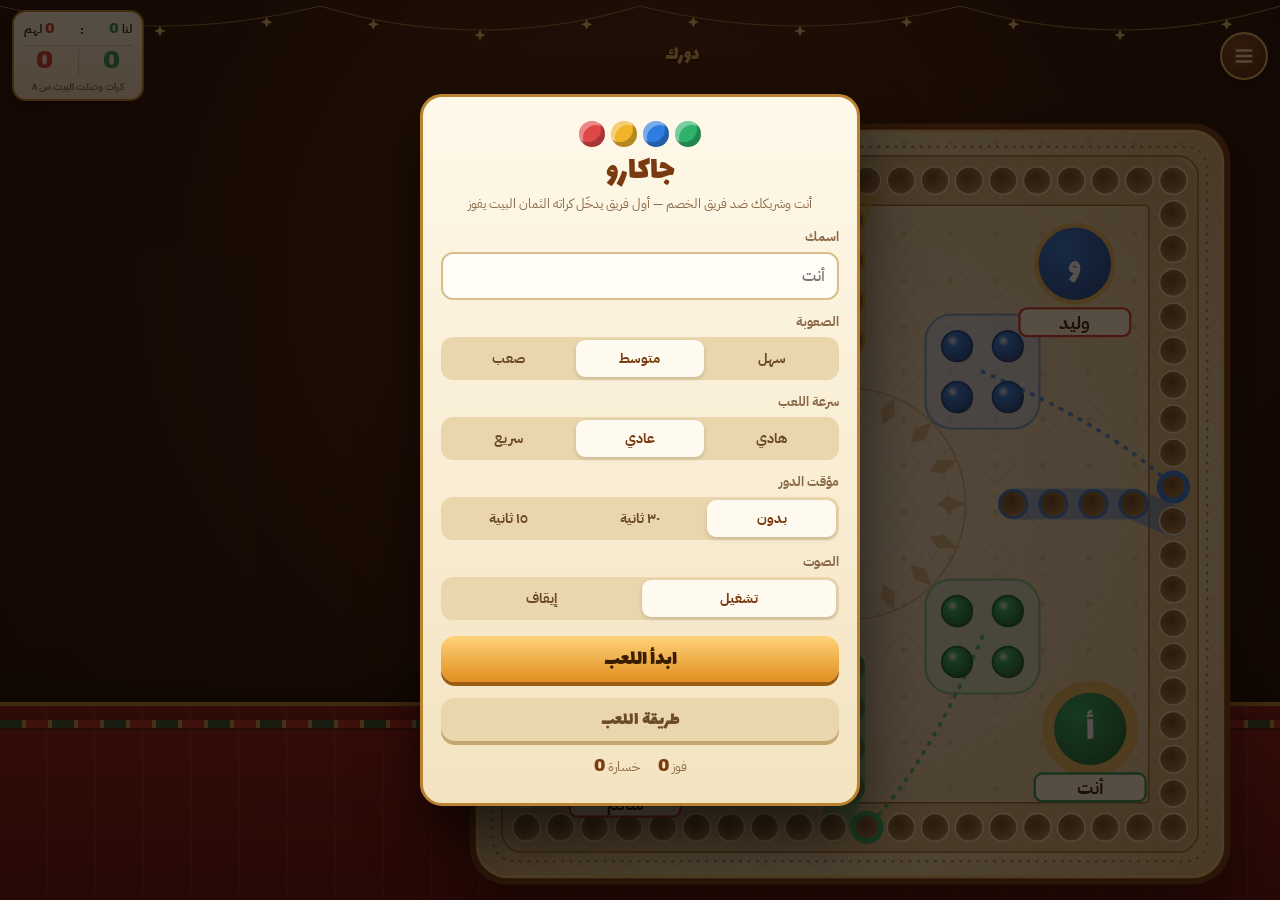
<file: jackaroo.html>
<!doctype html>
<html lang="ar" dir="rtl">
<head>
<meta charset="utf-8">
<meta name="viewport" content="width=device-width, initial-scale=1, maximum-scale=1, user-scalable=no, viewport-fit=cover">
<meta name="theme-color" content="#2a150b">
<meta name="apple-mobile-web-app-capable" content="yes">
<meta name="mobile-web-app-capable" content="yes">
<meta name="apple-mobile-web-app-status-bar-style" content="black-translucent">
<meta name="description" content="جاكارو — العب جاكارو مع شريكك ضد فريق الخصم بورق جنجفة كلاسيكي وطاولة مجلس.">
<title>جاكارو</title>
<link rel="icon" href="favicon.ico">
<link rel="preconnect" href="https://fonts.googleapis.com">
<link rel="stylesheet" href="https://fonts.googleapis.com/css2?family=Lalezar&family=IBM+Plex+Sans+Arabic:wght@400;500;700&display=swap">
<style>
:root{
  /* majlis palette: dark wood room, red cushions, cream carpet, gold trim */
  --wood:#2a150b; --wood2:#4a2614; --cushion:#8f1d1b; --cushion2:#5e100f;
  --gold:#e9bd62; --gold2:#b98330; --cream:#f7ecd2; --paper:#fff7e4; --ink:#3a2412; --mu:#8a6a48;
  --us:#2f9e57; --them:#d2412f;
  --f-display:'Lalezar',Tahoma,sans-serif; --f-body:'IBM Plex Sans Arabic',Tahoma,sans-serif;
  --cw:clamp(66px,25vw,124px); /* hand card width; height = width × 1.45 */
  color-scheme:dark;
}
*{box-sizing:border-box;-webkit-tap-highlight-color:transparent}
html,body{height:100%;margin:0}
body{background:radial-gradient(ellipse at 50% 30%,#5a2e17 0%,#2a150b 55%,#160a05 100%);color:var(--cream);font-family:var(--f-body);overflow:hidden;user-select:none;-webkit-user-select:none}
button{font-family:inherit;color:inherit}
button:focus-visible,input:focus-visible{outline:3px solid var(--gold);outline-offset:2px}
.hidden{display:none!important}

/* room decor */
.garland{position:fixed;top:0;left:0;width:100%;height:64px;pointer-events:none;z-index:0;opacity:.9}
.cushions{position:fixed;left:0;right:0;bottom:0;height:34%;pointer-events:none;z-index:0;
  background:linear-gradient(transparent 0,rgba(0,0,0,.35) 12%,transparent 13%),
  repeating-linear-gradient(90deg,transparent 0 46px,rgba(255,210,140,.06) 46px 48px),
  linear-gradient(var(--cushion),var(--cushion2));
  border-top:4px solid var(--gold2);box-shadow:0 -10px 30px rgba(0,0,0,.5)}
.cushions::before{content:"";position:absolute;inset:14px 0 auto;height:8px;background:repeating-linear-gradient(90deg,#1f6b3a 0 22px,var(--gold) 22px 26px,#c9302c 26px 48px,var(--gold) 48px 52px);opacity:.75}

#app{position:fixed;inset:0;z-index:1;display:grid;grid-template-rows:auto minmax(0,1fr) auto;grid-template-areas:"top" "stage" "me";justify-items:center}
.top{grid-area:top;width:100%;max-width:780px;display:flex;align-items:center;justify-content:space-between;gap:8px;padding:calc(env(safe-area-inset-top) + 10px) 12px 6px}
.stage{grid-area:stage;width:100%;display:flex;align-items:center;justify-content:center;min-height:0;padding:0 8px}
.me{grid-area:me;width:100%;max-width:780px;padding:0 12px calc(env(safe-area-inset-bottom) + 10px);position:relative}

.round-btn{width:48px;height:48px;border-radius:50%;border:2px solid var(--gold);background:radial-gradient(circle at 40% 35%,#8a4b22,#4a2410);display:grid;place-items:center;cursor:pointer;box-shadow:0 4px 10px rgba(0,0,0,.45),inset 0 1px 0 rgba(255,255,255,.2)}
.round-btn svg{width:22px;height:22px}
.status{flex:1;text-align:center;min-width:0}
.status .turn{font:400 20px/1.1 var(--f-display);color:var(--gold);text-shadow:0 2px 0 rgba(0,0,0,.5);white-space:nowrap;overflow:hidden;text-overflow:ellipsis}
.status .deal{font-size:12px;color:#d9c3a0;margin-top:2px}

.score{background:linear-gradient(#fff8e6,#f1e1bd);color:var(--ink);border:2px solid var(--gold2);border-radius:14px;padding:4px 10px 5px;min-width:132px;box-shadow:0 4px 12px rgba(0,0,0,.4)}
.score .series{display:flex;justify-content:space-between;align-items:center;font-size:12px;font-weight:700;border-bottom:1px solid #d9c195;padding-bottom:2px}
.score .series b{font:400 17px var(--f-display)}
.score .main{display:flex;justify-content:space-around;align-items:center;font:400 30px/1.1 var(--f-display)}
.score .main i{width:1px;height:26px;background:#d0b98d}
.us{color:var(--us)} .them{color:var(--them)}
.score .lbl{font-size:10px;text-align:center;color:var(--mu);font-weight:700}

.board-wrap{position:relative;width:min(calc(100vw - 16px),calc(100vh - 350px),760px);aspect-ratio:1;filter:drop-shadow(0 18px 30px rgba(0,0,0,.55))}
@supports (height:100dvh){.board-wrap{width:min(calc(100vw - 16px),calc(100dvh - 350px),760px)}}
#board{width:100%;height:100%;display:block;touch-action:manipulation}
#center{position:absolute;left:50%;top:50%;width:21%;transform:translate(-50%,-50%);pointer-events:none}
#center .cardsvg{width:100%;height:auto;display:block;filter:drop-shadow(0 6px 10px rgba(0,0,0,.35));animation:land .35s cubic-bezier(.2,1.4,.4,1)}
#center .who{position:absolute;top:100%;left:50%;transform:translateX(-50%);margin-top:4px;white-space:nowrap;font-size:11px;font-weight:700;color:var(--ink);background:rgba(255,247,228,.92);border:1px solid var(--gold2);border-radius:20px;padding:1px 8px}
#center .burnt{position:absolute;inset:0;display:grid;place-items:center;font:400 15px var(--f-display);color:#fff;background:rgba(120,20,10,.55);border-radius:8%}
@keyframes land{from{transform:scale(1.6) rotate(-12deg);opacity:0}}
#toast{position:absolute;left:50%;top:27%;transform:translate(-50%,-50%);pointer-events:none;font:400 clamp(22px,6vw,38px)/1.1 var(--f-display);color:#fff;text-shadow:0 3px 0 #7a3a10,0 0 18px rgba(0,0,0,.6);white-space:nowrap;opacity:0}
#toast.show{animation:toast 1.3s ease forwards}
@keyframes toast{0%{opacity:0;transform:translate(-50%,-30%) scale(.7)}15%{opacity:1;transform:translate(-50%,-50%) scale(1.08)}25%{transform:translate(-50%,-50%) scale(1)}80%{opacity:1}100%{opacity:0;transform:translate(-50%,-75%)}}

/* board svg bits */
.mb{transition:transform .13s linear;cursor:pointer}
.mb.slow{transition:transform .45s cubic-bezier(.3,.7,.3,1)}
.mb .ring{fill:none;stroke:#fff;stroke-width:4;stroke-dasharray:7 6;opacity:0}
.mb.pick .ring{opacity:1;animation:spin 1.4s linear infinite}
.mb.chosen .ring{opacity:1;stroke:var(--gold);stroke-dasharray:none;stroke-width:5}
@keyframes spin{to{stroke-dashoffset:-26}}
.mk circle{fill:rgba(255,255,255,.35);stroke:#fff;stroke-width:3.5;animation:pulse 1s ease-in-out infinite alternate}
.mk text{font:700 22px var(--f-body);fill:#3a2412;text-anchor:middle;dominant-baseline:central;paint-order:stroke;stroke:#fff;stroke-width:4}
@keyframes pulse{to{fill:rgba(233,189,98,.75)}}
.av .glow{fill:none;stroke:var(--gold);stroke-width:9;opacity:0}
.av.act .glow{opacity:1;animation:glow 1s ease-in-out infinite alternate}
@keyframes glow{from{opacity:.35}to{opacity:1}}
.av .ini{font:400 46px var(--f-display);fill:#fff;text-anchor:middle;dominant-baseline:central}
.av .nm{font:700 24px var(--f-body);fill:#3a2412;text-anchor:middle;dominant-baseline:central}
.av .cnt{font:700 22px var(--f-body);fill:#fff;text-anchor:middle;dominant-baseline:central}
.av .tmr{fill:none;stroke:#3fe08a;stroke-width:9;stroke-linecap:round;transform:rotate(-90deg);stroke-dasharray:327;animation:tmr linear forwards}
@keyframes tmr{to{stroke-dashoffset:327}}

/* hand */
#hint{min-height:40px;display:flex;align-items:center;justify-content:center;gap:8px;flex-wrap:wrap;text-align:center;font-size:14px;font-weight:700;color:#fbe9c4;padding:2px 0 6px}
#hand{height:calc(var(--cw) * 1.45 + 30px);display:flex;direction:ltr;justify-content:center;align-items:flex-end;padding-bottom:4px}
.card{width:var(--cw);aspect-ratio:100/145;padding:0;border:0;background:none;cursor:pointer;transition:transform .18s,filter .18s;transform-origin:50% 100%;filter:drop-shadow(0 4px 6px rgba(0,0,0,.45));position:relative}
.pc{display:block;aspect-ratio:100/145;background:#fff;border:1px solid #cfc8b6;border-radius:8%/5.5%;padding:3.2% 3.6%;overflow:hidden}
.pc img{width:100%;height:100%;display:block;object-fit:contain;pointer-events:none;-webkit-user-drag:none}
.card + .card{margin-left:calc(var(--cw) * -0.42)} /* fanned hand: each card overlaps the one to its left */
.card .cardsvg{width:100%;height:100%}
.card.sel{z-index:3;filter:drop-shadow(0 0 0 var(--gold)) drop-shadow(0 0 8px var(--gold)) drop-shadow(0 6px 8px rgba(0,0,0,.5))}
.card.dead .cardsvg{filter:brightness(.62) saturate(.6)}
.card.wait{cursor:default}
.card.deal{animation:dealIn .4s cubic-bezier(.2,1.2,.4,1) backwards}
@keyframes dealIn{from{transform:translateY(-60vh) rotate(25deg);opacity:0}}
.chip{font:400 17px/1 var(--f-display);border:0;border-radius:12px;padding:9px 14px 7px;cursor:pointer;background:linear-gradient(#ffd27a,#e59a2a);color:#3a1d00;box-shadow:0 3px 0 #9c5b12}
.chip:active{transform:translateY(2px);box-shadow:0 1px 0 #9c5b12}
.chip.ghost{background:rgba(255,255,255,.1);color:#fbe9c4;box-shadow:none;border:1px solid rgba(255,230,180,.35)}
.chip.red{background:linear-gradient(#ff8a6e,#cf3b24);color:#fff;box-shadow:0 3px 0 #7c1d10}

/* sheets */
.scrim{position:fixed;inset:0;z-index:40;background:rgba(15,6,2,.7);display:grid;place-items:center;padding:16px;animation:fade .2s}
@keyframes fade{from{opacity:0}}
.sheet{width:min(100%,440px);max-height:calc(100% - 8px);overflow:auto;background:linear-gradient(#fff9ea,#f3e3c0);color:var(--ink);border:3px solid var(--gold2);border-radius:22px;padding:20px 18px;box-shadow:0 30px 60px rgba(0,0,0,.6)}
.sheet h2{font:400 34px/1.1 var(--f-display);text-align:center;margin:0 0 4px;color:#7a3a10}
.sheet .sub{text-align:center;color:var(--mu);font-size:13px;margin:0 0 14px}
.sheet label.l{display:block;font-weight:700;font-size:13px;color:var(--mu);margin:12px 0 6px}
.sheet input[type=text]{width:100%;font:500 16px var(--f-body);padding:10px 12px;border-radius:12px;border:2px solid #d8bf8e;background:#fffdf6;color:var(--ink)}
.seg{display:flex;background:#ead6ad;border-radius:12px;padding:3px;gap:3px}
.seg button{flex:1;border:0;background:none;border-radius:9px;padding:8px 4px;font-weight:700;font-size:14px;color:#6b4a28;cursor:pointer}
.seg button.on{background:#fffaf0;color:#7a3a10;box-shadow:0 2px 4px rgba(0,0,0,.15)}
.big{display:block;width:100%;margin-top:16px;font:400 22px/1 var(--f-display);border:0;border-radius:14px;padding:13px 0 11px;cursor:pointer;background:linear-gradient(#ffd27a,#e08f1f);color:#3a1d00;box-shadow:0 4px 0 #9c5b12}
.big.alt{background:#ead6ad;box-shadow:0 4px 0 #c6a670;color:#6b4a28;font-size:19px}
.big:active{transform:translateY(2px)}
.logo{display:flex;justify-content:center;gap:6px;margin:4px 0 6px}
.logo span{width:26px;height:26px;border-radius:50%;box-shadow:inset -4px -5px 0 rgba(0,0,0,.25),inset 4px 4px 0 rgba(255,255,255,.35)}
.rules{font-size:14px;line-height:1.75}
.rules h3{font:400 20px var(--f-display);color:#7a3a10;margin:14px 0 4px}
.rules table{width:100%;border-collapse:collapse;font-size:13.5px}
.rules td{padding:5px 6px;border-bottom:1px solid #e3cf9f;vertical-align:top}
.rules td:first-child{font:400 19px var(--f-display);color:#7a3a10;width:44px;text-align:center}
.stats{display:flex;justify-content:center;gap:18px;font-size:13px;color:var(--mu);margin-top:10px}
.stats b{font:400 20px var(--f-display);color:#7a3a10}
.res{font:400 54px/1 var(--f-display);text-align:center;margin:8px 0}

@media (orientation:landscape) and (min-width:760px){
  #app{grid-template-columns:minmax(0,1fr) minmax(330px,420px);grid-template-rows:auto minmax(0,1fr);grid-template-areas:"top top" "stage me"}
  .top{max-width:none}
  .board-wrap{width:min(calc(100vh - 130px),calc(100vw - 460px),900px)}
  @supports (height:100dvh){.board-wrap{width:min(calc(100dvh - 130px),calc(100vw - 460px),900px)}}
  .me{align-self:center;padding-bottom:20px}
  :root{--cw:clamp(70px,6.4vw,98px)}
  .cushions{height:22%}
}
@media (max-height:640px) and (orientation:portrait){:root{--cw:clamp(56px,16vw,80px)}.board-wrap{width:min(calc(100vw - 16px),calc(100vh - 280px))}}
@media (prefers-reduced-motion:reduce){*{animation-duration:.01ms!important;transition-duration:.01ms!important}}
</style>
</head>
<body>

<!-- shared SVG library: card back pattern -->
<svg width="0" height="0" style="position:absolute" aria-hidden="true">
  <defs>

    <pattern id="bkp" width="14" height="14" patternUnits="userSpaceOnUse">
      <rect width="14" height="14" fill="#eca844"/>
      <path d="M7 1 13 7 7 13 1 7z" fill="none" stroke="#b5601a" stroke-width=".9"/>
      <circle cx="7" cy="7" r="1.7" fill="#fff0c8"/><circle cx="0" cy="0" r="1.2" fill="#c46f22"/><circle cx="14" cy="14" r="1.2" fill="#c46f22"/><circle cx="14" cy="0" r="1.2" fill="#c46f22"/><circle cx="0" cy="14" r="1.2" fill="#c46f22"/>
    </pattern>
    <symbol id="cb" viewBox="0 0 100 145">
      <rect x=".8" y=".8" width="98.4" height="143.4" rx="8" fill="#fffaf0" stroke="#c9b48a" stroke-width="1.2"/>
      <rect x="6" y="6" width="88" height="133" rx="5" fill="url(#bkp)" stroke="#a3561a" stroke-width="1.6"/>
      <rect x="11" y="11" width="78" height="123" rx="3" fill="none" stroke="#fff3d6" stroke-width="1.2" opacity=".85"/>
      <g transform="translate(50 72.5)">
        <path d="M0-26 7-7 26 0 7 7 0 26-7 7-26 0-7-7z" fill="#fff0c8" stroke="#9b4f12" stroke-width="1.4"/>
        <circle r="9" fill="#d9822b" stroke="#fff0c8" stroke-width="2"/>
      </g>
    </symbol>

  </defs>
</svg>

<svg class="garland" id="garland" aria-hidden="true"></svg>
<div class="cushions" aria-hidden="true"></div>

<div id="app">
  <header class="top">
    <button class="round-btn" id="menuBtn" aria-label="القائمة">
      <svg viewBox="0 0 24 24" fill="none" stroke="#f7e3b4" stroke-width="2.6" stroke-linecap="round"><path d="M4 6h16M4 12h16M4 18h16"/></svg>
    </button>
    <div class="status"><div class="turn" id="turnLbl">جاكارو</div><div class="deal" id="dealLbl"></div></div>
    <div class="score" aria-label="النتيجة">
      <div class="series"><span>لنا <b class="us" id="wUs">0</b></span><span>:</span><span><b class="them" id="wThem">0</b> لهم</span></div>
      <div class="main"><span class="us" id="hUs">0</span><i></i><span class="them" id="hThem">0</span></div>
      <div class="lbl">كرات وصلت البيت من ٨</div>
    </div>
  </header>

  <main class="stage">
    <div class="board-wrap">
      <svg id="board" viewBox="0 0 1000 1000" role="img" aria-label="لوح جاكارو">
        <defs>
          <radialGradient id="carpet" cx=".5" cy=".5" r=".7"><stop offset="0" stop-color="#f4e7c8"/><stop offset=".7" stop-color="#e6d1a4"/><stop offset="1" stop-color="#d2b47b"/></radialGradient>
          <radialGradient id="hole" cx=".42" cy=".38" r=".7"><stop offset="0" stop-color="#6d4c27"/><stop offset=".75" stop-color="#9c7a48"/><stop offset="1" stop-color="#c7a874"/></radialGradient>
          <pattern id="rug" width="60" height="60" patternUnits="userSpaceOnUse"><path d="M30 6 54 30 30 54 6 30z" fill="none" stroke="#b48a4e" stroke-width="1.2" opacity=".35"/><circle cx="30" cy="30" r="4" fill="#b48a4e" opacity=".25"/></pattern>
        </defs>
        <g id="gStatic"></g>
        <g id="gAv"></g>
        <g id="gMarbles"></g>
        <g id="gMarks"></g>
      </svg>
      <div id="center"></div>
      <div id="toast"></div>
    </div>
  </main>

  <section class="me">
    <div id="hint"></div>
    <div id="hand"></div>
  </section>
</div>

<div id="modal"></div>

<script>
'use strict';
/* ================= geometry =================
   Square track of 76 holes (19 per side), play runs anticlockwise on screen.
   Seat 0 = you (bottom), 1 = right, 2 = partner (top), 3 = left. Teams: {0,2} vs {1,3}.
   A marble's position p is relative to its owner: -1 base, 0..75 track (0 = own start),
   76..79 home lane (79 = deepest). */
const N = 76, C = 500, LO = 80, HI = 920, SP = (HI - LO) / 19;
const rot = (s, [x, y]) => { let dx = x - C, dy = y - C; for (let k = 0; k < s; k++) [dx, dy] = [dy, -dx]; return [C + dx, C + dy]; };
const TRACK = Array.from({length: N}, (_, k) => rot(Math.floor(k / 19), [LO + (k % 19) * SP, HI]));
const START = s => s * 19 + 10;
const absOf = (s, p) => (START(s) + p) % N;
const LANE = (s, k) => rot(s, [C, HI - 52 * k]);
const BASE = (s, i) => rot(s, [672 + (i % 2) * 66 - 33, 672 + Math.floor(i / 2) * 66 - 33]);
const AV = s => rot(s, [812, 792]);
const posOf = (s, i, p) => p < 0 ? BASE(s, i) : p <= 75 ? TRACK[absOf(s, p)] : LANE(s, p - 75);

const COLORS = ['#2fb36b', '#2f7de0', '#f0b429', '#e04848'];
const DARK = ['#156b3c', '#164c94', '#9a6a06', '#8f1f1f'];
const LIGHT = ['#bfe8cf', '#c3dafa', '#fbe3a6', '#f6c1c1'];
const RANKS = ['A', '2', '3', '4', '5', '6', '7', '8', '9', '10', 'J', 'Q', 'K'];
const SUITS = ['S', 'H', 'C', 'D'];
const RED = {H: 1, D: 1};
const partner = s => (s + 2) % 4;
const team = s => s % 2;

/* ================= settings & stats ================= */
const store = {
  get(k, d) { try { const v = localStorage.getItem('jackaroo.' + k); return v == null ? d : JSON.parse(v); } catch { return d; } },
  set(k, v) { try { localStorage.setItem('jackaroo.' + k, JSON.stringify(v)); } catch {} }
};
const SET = Object.assign({name: '', level: 'medium', speed: 'normal', sound: true, timer: 0}, store.get('settings', {}));
const STATS = Object.assign({won: 0, lost: 0}, store.get('stats', {}));
const saveSet = () => store.set('settings', SET);
const spd = ms => TURBO ? 0 : ms * (SET.speed === 'fast' ? .55 : SET.speed === 'slow' ? 1.5 : 1);
const AUTO = /[?&]auto=1/.test(location.search); // all-bot demo / self-test
const TURBO = AUTO && /[?&]turbo=1/.test(location.search);

/* ================= state ================= */
let S = null;
function newGame() {
  S = {
    seats: [
      {name: SET.name.trim() || 'أنت', bot: AUTO},
      {name: 'وليد', bot: true}, {name: 'علي', bot: true}, {name: 'سالم', bot: true}
    ],
    m: [0, 1, 2, 3].map(() => [-1, -1, -1, -1]),
    hands: [[], [], [], []], deck: [], dealNo: 0,
    first: Math.floor(Math.random() * 4), turn: 0,
    last: null, busy: false, over: false,
    wins: S ? S.wins : [0, 0], gen: (S ? S.gen : 0) + 1
  };
}
const done = (st, s) => st.m[s].every(p => p >= 76);
const ctrl = (st, s) => done(st, s) ? partner(s) : s;
const teamDone = (st, t) => done(st, t) && done(st, t + 2);
const homeCount = (st, t) => [t, t + 2].reduce((n, s) => n + st.m[s].filter(p => p >= 76).length, 0);

function newDeck() {
  const d = []; let id = 0;
  for (const s of SUITS) for (const r of RANKS) d.push({r, s, id: id++});
  for (let i = d.length - 1; i > 0; i--) { const j = Math.floor(Math.random() * (i + 1)); [d[i], d[j]] = [d[j], d[i]]; }
  return d;
}
function sortHand(h) { h.sort((a, b) => SUITS.indexOf(a.s) - SUITS.indexOf(b.s) || RANKS.indexOf(a.r) - RANKS.indexOf(b.r)); }

/* ================= rules ================= */
function occupancy(st) {
  const o = {};
  for (let s = 0; s < 4; s++) for (let i = 0; i < 4; i++) { const p = st.m[s][i]; if (p >= 0 && p <= 75) o[absOf(s, p)] = [s, i]; }
  return o;
}
// a marble resting on its own start square is protected: it can't be killed, swapped or passed
const isGuard = (st, [s, i]) => st.m[s][i] === 0;

function fwd(st, s, i, n, king) {
  const p = st.m[s][i]; if (p < 0) return null;
  const O = occupancy(st), kills = [];
  for (let k = 1; k <= n; k++) {
    const np = p + k;
    if (np > 79) return null;
    if (np <= 75) {
      const o = O[absOf(s, np)];
      if (o && !(o[0] === s && o[1] === i)) {
        if (isGuard(st, o)) return null;
        if (k === n) { if (o[0] === s) return null; kills.push(o); }
        else if (king && o[0] !== s) kills.push(o); // the King burns everything it passes
      }
    } else if (st.m[s].some((q, j) => j !== i && q === np)) return null; // no jumping in the home lane
  }
  return {to: p + n, kills};
}
function back(st, s, i, n) {
  const p = st.m[s][i]; if (p < 0 || p > 75) return null;
  const O = occupancy(st), kills = [];
  for (let k = 1; k <= n; k++) {
    const np = ((p - k) % N + N) % N, o = O[absOf(s, np)];
    if (o && !(o[0] === s && o[1] === i)) {
      if (isGuard(st, o)) return null;
      if (k === n) { if (o[0] === s) return null; kills.push(o); }
    }
  }
  return {to: ((p - n) % N + N) % N, kills};
}
function exitMove(st, s) {
  const i = st.m[s].indexOf(-1); if (i < 0) return null;
  const o = occupancy(st)[START(s)];
  if (o) { if (o[0] === s) return null; return {i, kills: [o]}; }
  return {i, kills: []};
}
function applyMove(st, mv) {
  const M = st.m, kill = ks => ks.forEach(([s, i]) => { M[s][i] = -1; });
  if (mv.t === 'exit') { M[mv.s][mv.i] = 0; kill(mv.kills); }
  else if (mv.t === 'move') { M[mv.s][mv.i] = mv.to; kill(mv.kills); }
  else if (mv.t === 'split') { for (const q of [mv.a, mv.b]) { M[q.s][q.i] = q.to; kill(q.kills); } }
  else if (mv.t === 'swap') {
    const a1 = absOf(mv.s, M[mv.s][mv.i]), a2 = absOf(mv.s2, M[mv.s2][mv.i2]);
    M[mv.s][mv.i] = (a2 - START(mv.s) + N) % N; M[mv.s2][mv.i2] = (a1 - START(mv.s2) + N) % N;
  }
}
const cloneM = st => ({m: st.m.map(a => a.slice())});

function legal(st, seat, card) {
  const c = ctrl(st, seat), out = [], r = card.r, I = [0, 1, 2, 3];
  const F = (s, i, n, king) => { const q = fwd(st, s, i, n, king); if (q) out.push({t: 'move', s, i, n, to: q.to, kills: q.kills}); };
  const exit = () => { const q = exitMove(st, c); if (q) out.push({t: 'exit', s: c, i: q.i, kills: q.kills}); };
  switch (r) {
    case 'A': exit(); I.forEach(i => { F(c, i, 1); F(c, i, 11); }); break;
    case 'K': exit(); I.forEach(i => F(c, i, 13, true)); break;
    case 'Q': I.forEach(i => F(c, i, 12)); break;
    case '4': I.forEach(i => { const q = back(st, c, i, 4); if (q) out.push({t: 'move', s: c, i, n: -4, to: q.to, kills: q.kills}); }); break;
    case '5': for (let s = 0; s < 4; s++) I.forEach(i => F(s, i, 5)); break;
    case 'J':
      I.forEach(i => {
        const p = st.m[c][i]; if (p < 1 || p > 75) return;
        for (let s2 = 0; s2 < 4; s2++) if (s2 !== c) I.forEach(i2 => { const q = st.m[s2][i2]; if (q >= 1 && q <= 75) out.push({t: 'swap', s: c, i, s2, i2}); });
      });
      break;
    case '7':
      I.forEach(i => {
        for (let x = 1; x <= 7; x++) {
          const a = fwd(st, c, i, x); if (!a) continue;
          if (x === 7) { out.push({t: 'move', s: c, i, n: 7, to: a.to, kills: a.kills}); continue; }
          const st2 = cloneM(st); applyMove(st2, {t: 'move', s: c, i, to: a.to, kills: a.kills});
          const c2 = ctrl(st2, seat);
          I.forEach(j => {
            if (c2 === c && j === i) return;
            const b = fwd(st2, c2, j, 7 - x);
            if (b) out.push({t: 'split', a: {s: c, i, n: x, to: a.to, kills: a.kills}, b: {s: c2, i: j, n: 7 - x, to: b.to, kills: b.kills}});
          });
        }
      });
      break;
    case '10': I.forEach(i => F(c, i, 10)); if (st.hands && st.hands[(seat + 1) % 4].length) out.push({t: 'burn'}); break;
    default: I.forEach(i => F(c, i, +r));
  }
  return out;
}
const handHasPlay = (st, seat) => st.hands[seat].some(c => legal(st, seat, c).length);

/* ================= AI ================= */
const KEEP = {A: 9, K: 9, '7': 7, J: 6, '4': 6, '5': 5, '10': 4, Q: 3};
const keepVal = c => KEEP[c.r] || 2;
function value(st, t, level) {
  let v = 0;
  for (let s = 0; s < 4; s++) for (let i = 0; i < 4; i++) {
    const p = st.m[s][i];
    let x = p < 0 ? 0 : p >= 76 ? 112 + (p - 76) * 3 : 24 + p;
    if (level !== 'easy' && p >= 1 && p <= 75) {
      const a = absOf(s, p);
      for (let e = 0; e < 4; e++) {
        if (team(e) === team(s)) continue;
        if (level === 'hard') for (const q of st.m[e]) { if (q < 0 || q > 75) continue; const d = (a - absOf(e, q) + N) % N; if (d >= 1 && d <= 12) { x -= 8; break; } }
        if (st.m[e].includes(-1) && a === START(e)) x -= 14;
      }
    }
    v += team(s) === t ? x : -x;
  }
  return v;
}
function bestPlay(seat, level) {
  const hand = S.hands[seat], t = team(seat), before = value(S, t, level);
  const noise = level === 'easy' ? 70 : level === 'medium' ? 10 : 2;
  let best = null;
  hand.forEach((card, ci) => {
    for (const mv of legal(S, seat, card)) {
      let sc;
      if (mv.t === 'burn') sc = level === 'hard' ? 9 : 4;
      else { const st = cloneM(S); applyMove(st, mv); sc = value(st, t, level) - before; }
      sc += Math.random() * noise - keepVal(card) * (level === 'hard' ? 1.3 : .6);
      if (!best || sc > best.sc) best = {ci, mv, sc};
    }
  });
  if (best) return best;
  let ci = 0; hand.forEach((c, k) => { if (keepVal(c) < keepVal(hand[ci])) ci = k; });
  return {ci, mv: {t: 'discard'}};
}

/* ================= sound ================= */
let AC = null;
function tone(f, d, type = 'sine', vol = .08, f2) {
  const t0 = AC.currentTime, o = AC.createOscillator(), g = AC.createGain();
  o.type = type; o.frequency.setValueAtTime(f, t0); if (f2) o.frequency.exponentialRampToValueAtTime(f2, t0 + d);
  g.gain.setValueAtTime(vol, t0); g.gain.exponentialRampToValueAtTime(.0001, t0 + d);
  o.connect(g).connect(AC.destination); o.start(t0); o.stop(t0 + d + .02);
}
function sfx(k) {
  if (!SET.sound) return;
  try {
    AC = AC || new (window.AudioContext || window.webkitAudioContext)();
    if (AC.state === 'suspended') AC.resume();
    if (k === 'tick') tone(880, .05, 'sine', .04);
    else if (k === 'card') { const b = AC.createBuffer(1, AC.sampleRate * .12, AC.sampleRate), d = b.getChannelData(0); for (let i = 0; i < d.length; i++) d[i] = (Math.random() * 2 - 1) * (1 - i / d.length) ** 2; const s = AC.createBufferSource(), f = AC.createBiquadFilter(), g = AC.createGain(); f.type = 'bandpass'; f.frequency.value = 2400; g.gain.value = .35; s.buffer = b; s.connect(f).connect(g).connect(AC.destination); s.start(); }
    else if (k === 'kill') { tone(420, .35, 'sawtooth', .07, 70); tone(160, .25, 'square', .04, 60); }
    else if (k === 'home') { tone(660, .15, 'triangle', .07); setTimeout(() => tone(990, .25, 'triangle', .07), 110); }
    else if (k === 'exit') tone(330, .18, 'triangle', .07, 660);
    else if (k === 'turn') tone(740, .12, 'sine', .05);
    else if (k === 'win') [523, 659, 784, 1047].forEach((f, i) => setTimeout(() => tone(f, .3, 'triangle', .08), i * 140));
    else if (k === 'lose') [392, 330, 262].forEach((f, i) => setTimeout(() => tone(f, .35, 'triangle', .07), i * 180));
  } catch {}
}
const buzz = ms => { try { navigator.vibrate && navigator.vibrate(ms); } catch {} };

/* ================= cards ================= */
// classic card faces: public-domain art from vector-playing-cards (Byron Knoll), see cards/LICENSE.txt
const cardSrc = c => `cards/${c.r}${c.s}.webp`;
function cardSVG(c) {
  return `<span class="cardsvg pc"><img src="${cardSrc(c)}" alt="" draggable="false"></span>`;
}
// warm the cache so dealt cards appear instantly
function preloadCards() { for (const s of SUITS) for (const r of RANKS) { const i = new Image(); i.src = cardSrc({r, s}); } }
const CARD_AR = {A: 'آص', J: 'ولد', Q: 'بنت', K: 'شايب'};
const SUIT_AR = {S: 'سبيت', H: 'هاس', D: 'ديمن', C: 'شريها'};
const cardName = c => `${CARD_AR[c.r] || c.r} ${SUIT_AR[c.s]}`;

/* ================= board drawing ================= */
const $ = s => document.querySelector(s);
const esc = s => String(s).replace(/[&<>"]/g, ch => ({'&': '&amp;', '<': '&lt;', '>': '&gt;', '"': '&quot;'}[ch]));
const svgEl = $('#board');

function drawStatic() {
  let h = `<rect x="6" y="6" width="988" height="988" rx="48" fill="#6e3d18"/>
    <rect x="16" y="16" width="968" height="968" rx="40" fill="url(#carpet)" stroke="#e7c27a" stroke-width="4"/>
    <rect x="16" y="16" width="968" height="968" rx="40" fill="url(#rug)"/>
    <rect x="36" y="36" width="928" height="928" rx="28" fill="none" stroke="#a87a40" stroke-width="3" stroke-dasharray="1 10" stroke-linecap="round"/>
    <g transform="translate(500 500)" opacity=".55">
      <circle r="150" fill="none" stroke="#b48a4e" stroke-width="2"/><circle r="128" fill="none" stroke="#b48a4e" stroke-width="1" stroke-dasharray="3 6"/>
      ${Array.from({length: 16}, (_, k) => `<path d="M0-150 10-128 0-112-10-128z" fill="#c69a5a" transform="rotate(${k * 22.5})"/>`).join('')}
    </g>
    <rect x="${LO}" y="${LO}" width="${HI - LO}" height="${HI - LO}" rx="10" fill="none" stroke="#c7a46a" stroke-width="64" opacity=".5"/>
    <rect x="${LO - 32}" y="${LO - 32}" width="${HI - LO + 64}" height="${HI - LO + 64}" rx="26" fill="none" stroke="#9b6f36" stroke-width="2"/>
    <rect x="${LO + 32}" y="${LO + 32}" width="${HI - LO - 64}" height="${HI - LO - 64}" rx="4" fill="none" stroke="#9b6f36" stroke-width="2"/>`;
  for (let s = 0; s < 4; s++) {
    const [bx, by] = rot(s, [672, 672]);
    h += `<rect x="${bx - 74}" y="${by - 74}" width="148" height="148" rx="34" fill="${LIGHT[s]}" opacity=".55" stroke="${COLORS[s]}" stroke-width="3"/>`;
    const [l1x, l1y] = TRACK[(START(s) + 75) % N], [l4x, l4y] = LANE(s, 4), [sx, sy] = TRACK[START(s)];
    h += `<path d="M${l1x} ${l1y} L${LANE(s, 1).join(' ')} L${l4x} ${l4y}" stroke="${COLORS[s]}" stroke-width="40" stroke-linecap="round" stroke-linejoin="round" fill="none" opacity=".45"/>`;
    // arrow from base toward the start hole
    const [ax, ay] = rot(s, [600, 840]);
    h += `<path d="M${bx} ${by} Q${ax} ${ay} ${sx} ${sy}" stroke="${COLORS[s]}" stroke-width="5" stroke-dasharray="2 12" stroke-linecap="round" fill="none" opacity=".8"/>`;
  }
  TRACK.forEach(([x, y], k) => {
    const st = [0, 1, 2, 3].find(s => START(s) === k);
    h += `<circle cx="${x}" cy="${y}" r="18" fill="url(#hole)"${st !== undefined ? ` stroke="${COLORS[st]}" stroke-width="7"` : ' stroke="#f3e2bd" stroke-width="2"'}/>`;
  });
  for (let s = 0; s < 4; s++) {
    for (let k = 1; k <= 4; k++) { const [x, y] = LANE(s, k); h += `<circle cx="${x}" cy="${y}" r="18" fill="url(#hole)" stroke="${COLORS[s]}" stroke-width="3"/>`; }
    for (let i = 0; i < 4; i++) { const [x, y] = BASE(s, i); h += `<circle cx="${x}" cy="${y}" r="20" fill="url(#hole)" stroke="${DARK[s]}" stroke-width="2"/>`; }
  }
  $('#gStatic').innerHTML = h;

  let g = '<defs>';
  for (let s = 0; s < 4; s++) g += `<radialGradient id="mg${s}" cx=".35" cy=".32" r=".75"><stop offset="0" stop-color="#fff" stop-opacity=".9"/><stop offset=".25" stop-color="${COLORS[s]}"/><stop offset="1" stop-color="${DARK[s]}"/></radialGradient><radialGradient id="avg${s}" cx=".35" cy=".3" r=".8"><stop offset="0" stop-color="${COLORS[s]}"/><stop offset="1" stop-color="${DARK[s]}"/></radialGradient>`;
  g += '</defs>';
  for (let s = 0; s < 4; s++) for (let i = 0; i < 4; i++)
    g += `<g class="mb" id="mb${s}${i}"><circle class="ring" r="27"/><ellipse cx="2" cy="6" rx="18" ry="15" fill="rgba(0,0,0,.28)"/><circle r="19" fill="url(#mg${s})" stroke="${DARK[s]}" stroke-width="1.5"/></g>`;
  $('#gMarbles').innerHTML = g;
}
const mbEl = (s, i) => document.getElementById('mb' + s + i);
function placeMarble(s, i, p, slow) {
  const [x, y] = posOf(s, i, p), el = mbEl(s, i);
  el.classList.toggle('slow', !!slow);
  el.style.transform = `translate(${x}px,${y}px)`;
}
function placeAll() { for (let s = 0; s < 4; s++) for (let i = 0; i < 4; i++) placeMarble(s, i, S.m[s][i]); }

function drawAvatars() {
  let h = '';
  for (let s = 0; s < 4; s++) {
    const [x, y] = AV(s), act = S.turn === s && !S.over, cnt = S.hands[s].length, nm = S.seats[s].name;
    const tcol = team(s) === 0 ? 'var(--us)' : 'var(--them)';
    let fan = '';
    if (s !== 0 || AUTO) {
      for (let k = 0; k < cnt; k++) fan += `<use href="#cb" x="-17" y="-25" width="34" height="49" transform="translate(${-104 + k * 7} ${-8}) rotate(${(k - (cnt - 1) / 2) * 9})"/>`;
      if (cnt) fan += `<circle cx="${-104 + (cnt - 1) * 3.5}" cy="34" r="15" fill="#3a2412" stroke="#e9bd62" stroke-width="2"/><text class="cnt" x="${-104 + (cnt - 1) * 3.5}" y="35" style="font-size:18px">${cnt}</text>`;
    }
    const timer = act && !S.seats[s].bot && SET.timer && S.timerAt ? `<circle class="tmr" r="52" style="animation-duration:${SET.timer}s;animation-delay:${-(Date.now() - S.timerAt) / 1000}s"/>` : '';
    h += `<g class="av${act ? ' act' : ''}" transform="translate(${x} ${y})">${fan}
      <circle class="glow" r="58"/><circle r="50" fill="url(#avg${s})" stroke="#e9bd62" stroke-width="6"/>
      <text class="ini" y="4">${esc([...nm][0] || '?')}</text>${timer}
      <rect x="-72" y="58" width="144" height="36" rx="10" fill="#fff6df" stroke="${tcol}" stroke-width="3"/>
      <text class="nm" y="77">${esc(nm.length > 9 ? nm.slice(0, 8) + '…' : nm)}</text>
      ${done(S, s) ? `<text y="-66" class="nm" style="fill:#fff;font-size:20px">✓ خلّص</text>` : ''}</g>`;
  }
  $('#gAv').innerHTML = h;
}

/* ================= HUD ================= */
function toast(msg) { const t = $('#toast'); t.textContent = msg; t.classList.remove('show'); void t.offsetWidth; t.classList.add('show'); }
function drawCenter() {
  const L = S.last;
  $('#center').innerHTML = L ? `${cardSVG(L.card)}${L.discard ? '<div class="burnt">محروقة</div>' : ''}<div class="who">${esc(S.seats[L.seat].name)}</div>` : '';
}
function drawHud() {
  $('#hUs').textContent = homeCount(S, 0); $('#hThem').textContent = homeCount(S, 1);
  $('#wUs').textContent = S.wins[0]; $('#wThem').textContent = S.wins[1];
  const who = S.seats[S.turn];
  $('#turnLbl').textContent = S.over ? 'انتهت الجولة' : who.bot ? `دور ${who.name}` : 'دورك';
  const dn = ((S.dealNo - 1) % 3) + 1;
  $('#dealLbl').textContent = S.dealNo ? `التوزيعة ${dn} من ٣ · الكوتشينة ${Math.ceil(S.dealNo / 3)}` : '';
}
function renderAll() { placeAll(); drawAvatars(); drawHud(); drawHand(); drawCenter(); }

/* ================= human interaction ================= */
let U = {ci: null, moves: [], cands: [], stage: null, chosen: null};
const myTurn = () => !S.over && !S.busy && S.turn === 0 && !S.seats[0].bot;

function drawHand(dealt) {
  const h = S.hands[0], mine = myTurn(), anyPlay = mine && handHasPlay(S, 0);
  $('#hand').innerHTML = h.map((c, k) => {
    const n = h.length, off = k - (n - 1) / 2, ang = off * 4.5, lift = (off * off - ((n - 1) / 2) ** 2) * 4 + (U.ci === k ? -28 : 0);
    const dead = mine && anyPlay && !legal(S, 0, c).length;
    return `<button class="card${U.ci === k ? ' sel' : ''}${dead ? ' dead' : ''}${mine ? '' : ' wait'}${dealt ? ' deal' : ''}" data-k="${k}" style="transform:translateY(${lift}px) rotate(${ang}deg);animation-delay:${k * 70}ms" aria-label="${cardName(c)}">${cardSVG(c)}</button>`;
  }).join('');
}
function setHint(html) { $('#hint').innerHTML = html; }

function clearMarks() {
  document.querySelectorAll('.mb.pick,.mb.chosen').forEach(e => e.classList.remove('pick', 'chosen'));
  $('#gMarks').innerHTML = ''; U.cands = [];
}
function resetSel() { U = {ci: null, moves: [], cands: [], stage: null, chosen: null}; clearMarks(); }

function humanPrompt() {
  if (!myTurn()) return;
  clearMarks();
  if (U.ci == null) {
    setHint(handHasPlay(S, 0) ? 'دورك — اختر ورقة' : 'ما عندك لعب — اختر ورقة وأحرقها');
  }
}
function pickCard(k) {
  if (!myTurn()) return;
  sfx('tick');
  if (U.ci === k) { resetSel(); drawHand(); humanPrompt(); return; }
  resetSel(); U.ci = k; drawHand();
  const card = S.hands[0][k];
  if (!handHasPlay(S, 0)) {
    setHint(`<span>تحرق ${cardName(card)}؟</span><button class="chip red" data-act="discard">احرق الورقة</button>`);
    return;
  }
  U.moves = legal(S, 0, card);
  if (!U.moves.length) { setHint('هذي الورقة ما لها لعب الحين — اختر غيرها'); return; }
  stageMarble();
}
const cancelChip = '<button class="chip ghost" data-act="cancel">إلغاء</button>';
function stageMarble() {
  clearMarks(); U.stage = 'marble';
  const card = S.hands[0][U.ci], groups = new Map();
  for (const mv of U.moves) {
    if (mv.t === 'burn') continue;
    if (mv.t === 'exit') { S.m[mv.s].forEach((p, j) => { if (p === -1) addGroup(groups, mv.s, j, {...mv, i: j}); }); continue; }
    const s = mv.t === 'split' ? mv.a.s : mv.s, i = mv.t === 'split' ? mv.a.i : mv.i;
    addGroup(groups, s, i, mv);
  }
  for (const [key, list] of groups) {
    const [s, i] = key.split(',').map(Number);
    mbEl(s, i).classList.add('pick');
    U.cands.push({xy: posOf(s, i, S.m[s][i]), fn: () => chooseMarble(s, i, list)});
  }
  const burn = U.moves.some(m => m.t === 'burn');
  const tip = {A: 'طلّع كرة أو امشِ ١ / ١١', K: 'طلّع كرة أو امشِ ١٣ (يحرق اللي في طريقه)', J: 'اختر كرتك ثم الكرة اللي تبدّلها', '4': 'رجّع كرة ٤ خطوات', '5': 'حرّك أي كرة ٥ خطوات', '7': 'وزّع ٧ خطوات على كرة أو كرتين', '10': 'امشِ ١٠ أو احرق ورقة من اللاعب اللي بعدك'}[card.r] || `امشِ ${card.r} خطوات`;
  setHint(`<span>${groups.size ? 'اختر الكرة — ' : ''}${tip}</span>${burn ? `<button class="chip red" data-act="burn">احرق ورقة ${esc(S.seats[1].name)}</button>` : ''}${cancelChip}`);
}
function addGroup(g, s, i, mv) { const k = s + ',' + i; if (!g.has(k)) g.set(k, []); g.get(k).push(mv); }

function chooseMarble(s, i, list) {
  clearMarks(); mbEl(s, i).classList.add('chosen'); U.chosen = [s, i];
  if (list.length === 1 && list[0].t !== 'split' && list[0].t !== 'swap') return commit(list[0]);
  if (list[0].t === 'exit') return commit(list[0]);
  if (list[0].t === 'swap') {
    U.stage = 'target';
    for (const mv of list) { mbEl(mv.s2, mv.i2).classList.add('pick'); U.cands.push({xy: posOf(mv.s2, mv.i2, S.m[mv.s2][mv.i2]), fn: () => commit(mv)}); }
    setHint(`<span>اختر الكرة اللي تبدّل معها</span>${cancelChip}`);
    return;
  }
  // destinations: plain moves (A: 1/11) and the first leg of a 7
  U.stage = 'dest';
  const dests = new Map();
  for (const mv of list) {
    const leg = mv.t === 'split' ? mv.a : mv, key = leg.n;
    if (!dests.has(key)) dests.set(key, {leg, list: []});
    dests.get(key).list.push(mv);
  }
  if (dests.size === 1) { const d = [...dests.values()][0]; return chooseDest(d); }
  let mk = '';
  for (const d of dests.values()) {
    const [x, y] = posOf(d.leg.s, d.leg.i, d.leg.to);
    mk += `<g class="mk" transform="translate(${x} ${y})"><circle r="23"/><text>${d.leg.n}</text></g>`;
    U.cands.push({xy: [x, y], fn: () => chooseDest(d)});
  }
  $('#gMarks').innerHTML = mk;
  setHint(`<span>اختر وين توقف (الرقم = عدد الخطوات)</span>${cancelChip}`);
}
function chooseDest(d) {
  const whole = d.list.find(m => m.t === 'move');
  if (whole) return commit(whole);
  // first leg of a 7 chosen — now pick the marble that takes the rest
  clearMarks(); U.stage = 'split2';
  mbEl(...U.chosen).classList.add('chosen');
  const [x, y] = posOf(d.leg.s, d.leg.i, d.leg.to);
  $('#gMarks').innerHTML = `<g class="mk" transform="translate(${x} ${y})"><circle r="23"/><text>${d.leg.n}</text></g>`;
  const by = new Map();
  for (const mv of d.list) { const k = mv.b.s + ',' + mv.b.i; if (!by.has(k)) by.set(k, mv); }
  for (const mv of by.values()) {
    mbEl(mv.b.s, mv.b.i).classList.add('pick');
    U.cands.push({xy: posOf(mv.b.s, mv.b.i, S.m[mv.b.s][mv.b.i]), fn: () => commit(mv)});
  }
  if (by.size === 1) return commit([...by.values()][0]);
  setHint(`<span>اختر الكرة الثانية تمشي ${7 - d.leg.n}</span>${cancelChip}`);
}
function commit(mv) {
  const ci = U.ci; resetSel(); setHint('');
  play(0, ci, mv);
}

svgEl.addEventListener('click', e => {
  if (!myTurn() || !U.cands.length) return;
  const pt = svgEl.createSVGPoint(); pt.x = e.clientX; pt.y = e.clientY;
  const p = pt.matrixTransform(svgEl.getScreenCTM().inverse());
  let best = null, bd = 60;
  for (const c of U.cands) { const d = Math.hypot(c.xy[0] - p.x, c.xy[1] - p.y); if (d < bd) { bd = d; best = c; } }
  if (best) { sfx('tick'); best.fn(); }
});
$('#hand').addEventListener('click', e => { const b = e.target.closest('.card'); if (b) pickCard(+b.dataset.k); });
$('#hint').addEventListener('click', e => {
  const a = e.target.closest('[data-act]'); if (!a || !myTurn()) return;
  if (a.dataset.act === 'cancel') { resetSel(); drawHand(); humanPrompt(); }
  else if (a.dataset.act === 'burn') commit({t: 'burn'});
  else if (a.dataset.act === 'discard') commit({t: 'discard'});
});

/* ================= turn engine ================= */
const wait = ms => new Promise(r => setTimeout(r, TURBO ? 0 : ms));
let timerId = null;

function deal() {
  if (S.dealNo % 3 === 0) S.deck = newDeck();
  const n = [5, 4, 4][S.dealNo % 3];
  for (let r = 0; r < n; r++) for (let k = 0; k < 4; k++) S.hands[(S.first + k) % 4].push(S.deck.pop());
  sortHand(S.hands[0]);
  S.turn = S.first; S.first = (S.first + 1) % 4; S.dealNo++;
}
function step() {
  if (S.over) return;
  const gen = S.gen;
  if (S.hands.every(h => !h.length)) {
    S.last = null; deal(); renderAll(); drawHand(true); sfx('card');
    toast(S.dealNo % 3 === 1 ? 'توزيع جديد' : 'توزيعة');
    setTimeout(() => { if (gen === S.gen) step(); }, spd(900));
    return;
  }
  for (let g = 0; g < 4 && !S.hands[S.turn].length; g++) S.turn = (S.turn + 1) % 4;
  renderAll();
  if (S.seats[S.turn].bot) {
    const seat = S.turn;
    setHint(`<span style="opacity:.8">${esc(S.seats[seat].name)} يفكّر…</span>`);
    setTimeout(() => {
      if (gen !== S.gen || S.over) return;
      const b = bestPlay(seat, seat === 2 && SET.level === 'easy' ? 'medium' : SET.level);
      play(seat, b.ci, b.mv);
    }, spd(650 + Math.random() * 450));
  } else {
    sfx('turn'); resetSel();
    if (SET.timer) {
      S.timerAt = Date.now(); drawAvatars();
      clearTimeout(timerId);
      timerId = setTimeout(() => { if (gen === S.gen && myTurn()) { const b = bestPlay(0, 'medium'); resetSel(); play(0, b.ci, b.mv); } }, SET.timer * 1000);
    }
    humanPrompt();
  }
}
async function play(seat, ci, mv) {
  const gen = S.gen;
  clearTimeout(timerId); S.timerAt = 0;
  S.busy = true; clearMarks();
  const card = S.hands[seat].splice(ci, 1)[0];
  S.last = {card, seat, discard: mv.t === 'discard'};
  drawCenter(); drawHand(); drawAvatars(); sfx('card');
  const nm = S.seats[seat].name;
  if (mv.t === 'discard') toast(`${nm} حرق ورقة`);
  await wait(spd(260));
  await animate(mv, seat);
  if (gen !== S.gen) return;
  for (const t of [0, 1]) if (teamDone(S, t)) return gameOver(t);
  S.turn = (seat + 1) % 4; S.busy = false;
  step();
}
async function walk(s, i, from, n) {
  const dir = n < 0 ? -1 : 1;
  for (let k = 1; k <= Math.abs(n); k++) {
    const p = dir > 0 ? from + k : ((from - k) % N + N) % N;
    placeMarble(s, i, p); sfx('tick');
    await wait(spd(130));
    if (dir > 0 && p <= 75) killAt(s, i, absOf(s, p), k < n);
  }
}
let pendingKills = [];
function killAt(s, i, a, passing) {
  // the King kills on its way; others only kill where they stop (handled after the walk)
  pendingKills = pendingKills.filter(([ks, ki]) => {
    if (S.m[ks][ki] < 0 || S.m[ks][ki] > 75 || absOf(ks, S.m[ks][ki]) !== a) return true;
    if (passing) { kill(ks, ki); return false; }
    return true;
  });
}
function kill(s, i) {
  const own = team(s) === 0;
  S.m[s][i] = -1; placeMarble(s, i, -1, true);
  sfx('kill'); buzz(60);
  toast(s === 0 ? 'انقتلت كرتك!' : own ? `انقتلت كرة ${S.seats[s].name}!` : `قتلت كرة ${S.seats[s].name}!`);
}
async function runLeg(seat, leg) {
  const p0 = S.m[leg.s][leg.i];
  pendingKills = leg.kills.slice();
  await walk(leg.s, leg.i, p0, leg.n);
  S.m[leg.s][leg.i] = leg.to;
  pendingKills.forEach(([s, i]) => kill(s, i)); pendingKills = [];
  if (leg.to >= 76 && p0 < 76) { sfx('home'); toast('دخلت البيت!'); }
}
async function animate(mv, seat) {
  if (mv.t === 'exit') {
    S.m[mv.s][mv.i] = 0; mv.kills.forEach(([s, i]) => { S.m[s][i] = -1; });
    placeMarble(mv.s, mv.i, 0, true); sfx('exit');
    await wait(spd(320));
    mv.kills.forEach(([s, i]) => kill(s, i));
  } else if (mv.t === 'move') await runLeg(seat, mv);
  else if (mv.t === 'split') { await runLeg(seat, mv.a); await wait(spd(120)); await runLeg(seat, mv.b); }
  else if (mv.t === 'swap') {
    applyMove(S, mv);
    placeMarble(mv.s, mv.i, S.m[mv.s][mv.i], true); placeMarble(mv.s2, mv.i2, S.m[mv.s2][mv.i2], true);
    sfx('exit'); toast('تبديل!');
    await wait(spd(500));
  } else if (mv.t === 'burn') {
    const v = (seat + 1) % 4, h = S.hands[v];
    if (h.length) h.splice(Math.floor(Math.random() * h.length), 1);
    toast(`احترقت ورقة ${S.seats[v].name}`); sfx('kill');
    drawAvatars(); if (v === 0) drawHand();
    await wait(spd(500));
  }
  await wait(spd(160));
  drawHud(); drawAvatars();
}
function gameOver(t) {
  S.over = true; S.busy = false; S.wins[t]++;
  const won = t === 0;
  if (!AUTO) { won ? STATS.won++ : STATS.lost++; store.set('stats', STATS); }
  renderAll(); setHint(''); sfx(won ? 'win' : 'lose');
  if (AUTO) { window.__result = {winner: t, deals: S.dealNo}; return; }
  setTimeout(() => sheet(`
    <h2>${won ? 'فزتوا!' : 'خسرتوا'}</h2>
    <p class="sub">${won ? 'أنت وشريكك وصلتوا كل الكرات البيت' : 'الخصم وصل كراته قبلكم'}</p>
    <div class="res"><span class="us">${S.wins[0]}</span> : <span class="them">${S.wins[1]}</span></div>
    <button class="big" data-go="again">جولة ثانية</button>
    <button class="big alt" data-go="home">القائمة الرئيسية</button>`), 900);
}

/* ================= menus ================= */
function sheet(html) {
  const m = $('#modal');
  m.innerHTML = `<div class="scrim"><div class="sheet" role="dialog" aria-modal="true">${html}</div></div>`;
}
function closeSheet() { $('#modal').innerHTML = ''; }
const seg = (key, opts) => `<div class="seg" data-seg="${key}">${opts.map(([v, l]) => `<button data-v="${v}" class="${String(SET[key]) === String(v) ? 'on' : ''}">${l}</button>`).join('')}</div>`;
const settingsHtml = () => `
  <label class="l">الصعوبة</label>${seg('level', [['easy', 'سهل'], ['medium', 'متوسط'], ['hard', 'صعب']])}
  <label class="l">سرعة اللعب</label>${seg('speed', [['slow', 'هادي'], ['normal', 'عادي'], ['fast', 'سريع']])}
  <label class="l">مؤقت الدور</label>${seg('timer', [[0, 'بدون'], [30, '٣٠ ثانية'], [15, '١٥ ثانية']])}
  <label class="l">الصوت</label>${seg('sound', [[true, 'تشغيل'], [false, 'إيقاف']])}`;

function homeScreen() {
  const logo = COLORS.map(c => `<span style="background:${c}"></span>`).join('');
  sheet(`
    <div class="logo">${logo}</div>
    <h2>جاكارو</h2>
    <p class="sub">أنت وشريكك ضد فريق الخصم — أول فريق يدخّل كراته الثمان البيت يفوز</p>
    <label class="l" for="nm">اسمك</label>
    <input type="text" id="nm" maxlength="14" placeholder="أنت" value="${esc(SET.name)}">
    ${settingsHtml()}
    <button class="big" data-go="start">ابدأ اللعب</button>
    <button class="big alt" data-go="rules">طريقة اللعب</button>
    <div class="stats"><span>فوز <b>${STATS.won}</b></span><span>خسارة <b>${STATS.lost}</b></span></div>`);
}
function menu() {
  sheet(`<h2>القائمة</h2>${settingsHtml()}
    <button class="big" data-go="resume">رجوع للعبة</button>
    <button class="big alt" data-go="rules">طريقة اللعب</button>
    <button class="big alt" data-go="restart">لعبة جديدة</button>
    <button class="big alt" data-go="home">القائمة الرئيسية</button>`);
}
function rules(backTo) {
  sheet(`<h2>طريقة اللعب</h2><div class="rules">
    <p>أربعة لاعبين في فريقين، وشريكك قدامك. كل لاعب عنده ٤ كرات في القاعدة. توزّع الكوتشينة على ثلاث توزيعات (٥ ثم ٤ ثم ٤). في دورك تلعب ورقة وحدة وتحرّك فيها.</p>
    <h3>الأوراق</h3>
    <table>
      <tr><td>A</td><td>تطلّع كرة من القاعدة، أو تمشي ١ أو ١١</td></tr>
      <tr><td>K</td><td>تطلّع كرة، أو تمشي ١٣ وتحرق (تقتل) كل كرات الخصم والشريك اللي في طريقها</td></tr>
      <tr><td>Q</td><td>تمشي ١٢</td></tr>
      <tr><td>J</td><td>تبدّل مكان كرتك مع أي كرة في المسار</td></tr>
      <tr><td>10</td><td>تمشي ١٠، أو تحرق ورقة عشوائية من اللاعب اللي بعدك</td></tr>
      <tr><td>7</td><td>توزّع ٧ خطوات على كرة أو كرتين</td></tr>
      <tr><td>5</td><td>تحرّك أي كرة على اللوح ٥ خطوات (حتى كرات غيرك)</td></tr>
      <tr><td>4</td><td>ترجع كرة ٤ خطوات لورا — حيلة قوية لتقرّب من البيت</td></tr>
      <tr><td>2·3·6·8·9</td><td>تمشي بعدد الورقة</td></tr>
    </table>
    <h3>القواعد</h3>
    <p>• إذا وقفت على كرة غيرك ترجع لقاعدتها.<br>• الكرة الواقفة على بداية صاحبها محمية: ما تنقتل ولا تنبدل ولا أحد يتعداها.<br>• تدخل البيت بالعدد المضبوط وما تقفز على كراتك داخله.<br>• لازم تلعب إذا عندك حركة، وإذا ما عندك أي حركة تحرق ورقة.<br>• إذا خلّصت كراتك تكمّل بكرات شريكك.</p>
  </div><button class="big" data-go="${backTo}">تمام</button>`);
}
$('#modal').addEventListener('click', e => {
  const sg = e.target.closest('.seg button');
  if (sg) {
    const key = sg.parentElement.dataset.seg, raw = sg.dataset.v;
    SET[key] = raw === 'true' ? true : raw === 'false' ? false : /^\d+$/.test(raw) ? +raw : raw;
    saveSet(); sg.parentElement.querySelectorAll('button').forEach(b => b.classList.toggle('on', b === sg));
    return;
  }
  const go = e.target.closest('[data-go]'); if (!go) return;
  const nmEl = $('#nm'); if (nmEl) { SET.name = nmEl.value.trim(); saveSet(); }
  const a = go.dataset.go;
  if (a === 'start' || a === 'again' || a === 'restart') { closeSheet(); start(); }
  else if (a === 'rules') rules(S && !S.over && S.dealNo ? 'menu' : 'home');
  else if (a === 'menu') menu();
  else if (a === 'home') { if (S) S.gen++; homeScreen(); }
  else if (a === 'resume') { closeSheet(); if (myTurn() && SET.timer && !S.timerAt) step(); else renderAll(); }
});
$('#menuBtn').addEventListener('click', () => { sfx('tick'); menu(); });

function start() {
  newGame(); drawStatic(); resetSel(); renderAll(); setHint('');
  setTimeout(step, 300);
}

/* garland of stars and crescents across the top, like the majlis lights */
(function garland() {
  const g = $('#garland'), w = 1200;
  g.setAttribute('viewBox', `0 0 ${w} 64`); g.setAttribute('preserveAspectRatio', 'none');
  let h = '';
  for (let k = 0; k < 4; k++) {
    const x0 = k * 300, x1 = x0 + 300;
    h += `<path d="M${x0} 6 Q${x0 + 150} ${46 + (k % 2) * 8} ${x1} 6" fill="none" stroke="#e9bd62" stroke-width="1.2" opacity=".6"/>`;
    for (let j = 1; j < 6; j++) {
      const t = j / 6, x = x0 + 300 * t, y = (1 - t) * (1 - t) * 6 + 2 * (1 - t) * t * (46 + (k % 2) * 8) + t * t * 6;
      h += (j % 2) ? `<path transform="translate(${x} ${y + 5}) scale(.9)" d="M0-6 1.8-1.8 6 0 1.8 1.8 0 6-1.8 1.8-6 0-1.8-1.8z" fill="#ffd77a"/>`
        : `<path transform="translate(${x} ${y + 6})" d="M3-6a6 6 0 1 0 0 12a4.6 4.6 0 1 1 0-12z" fill="#ffd77a"/>`;
    }
  }
  g.innerHTML = h;
})();

drawStatic(); preloadCards();
if (AUTO) { SET.speed = 'fast'; SET.sound = false; start(); }
else { newGame(); renderAll(); homeScreen(); }
</script>
</body>
</html>
</file>
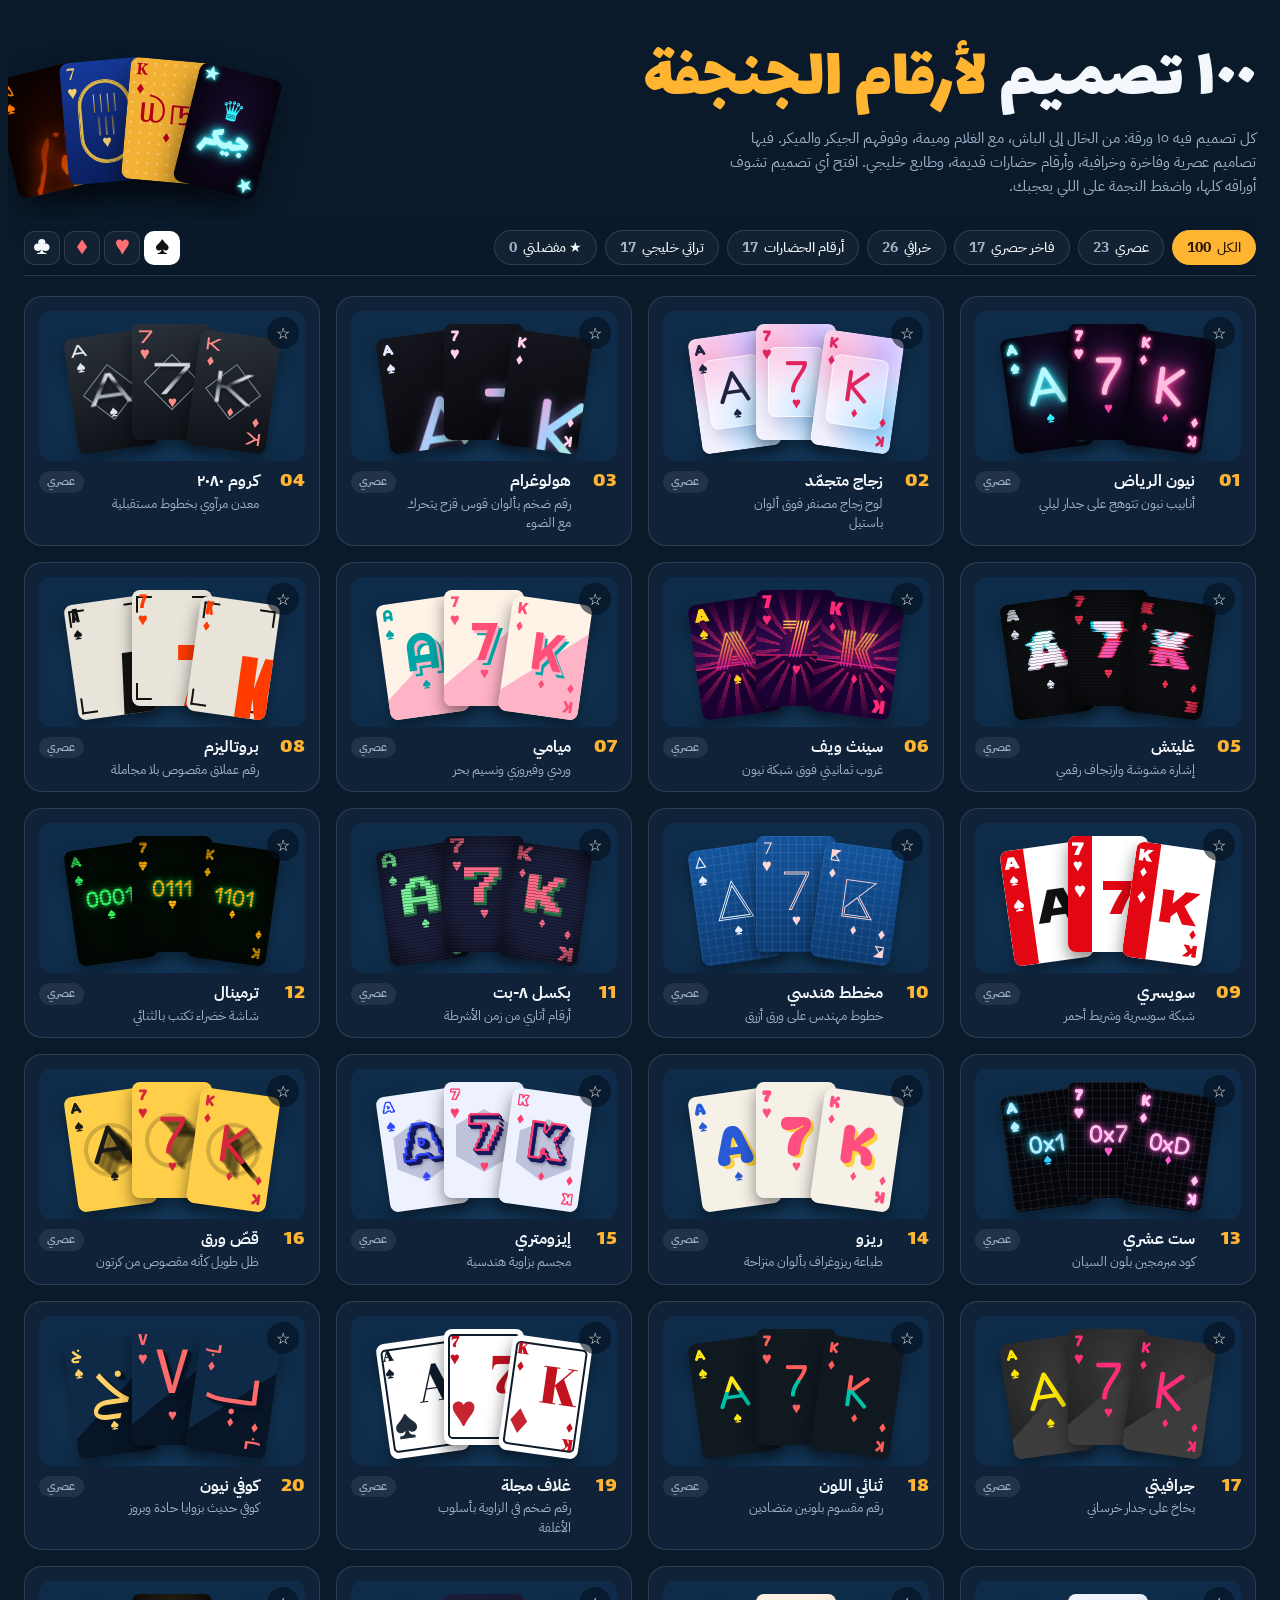
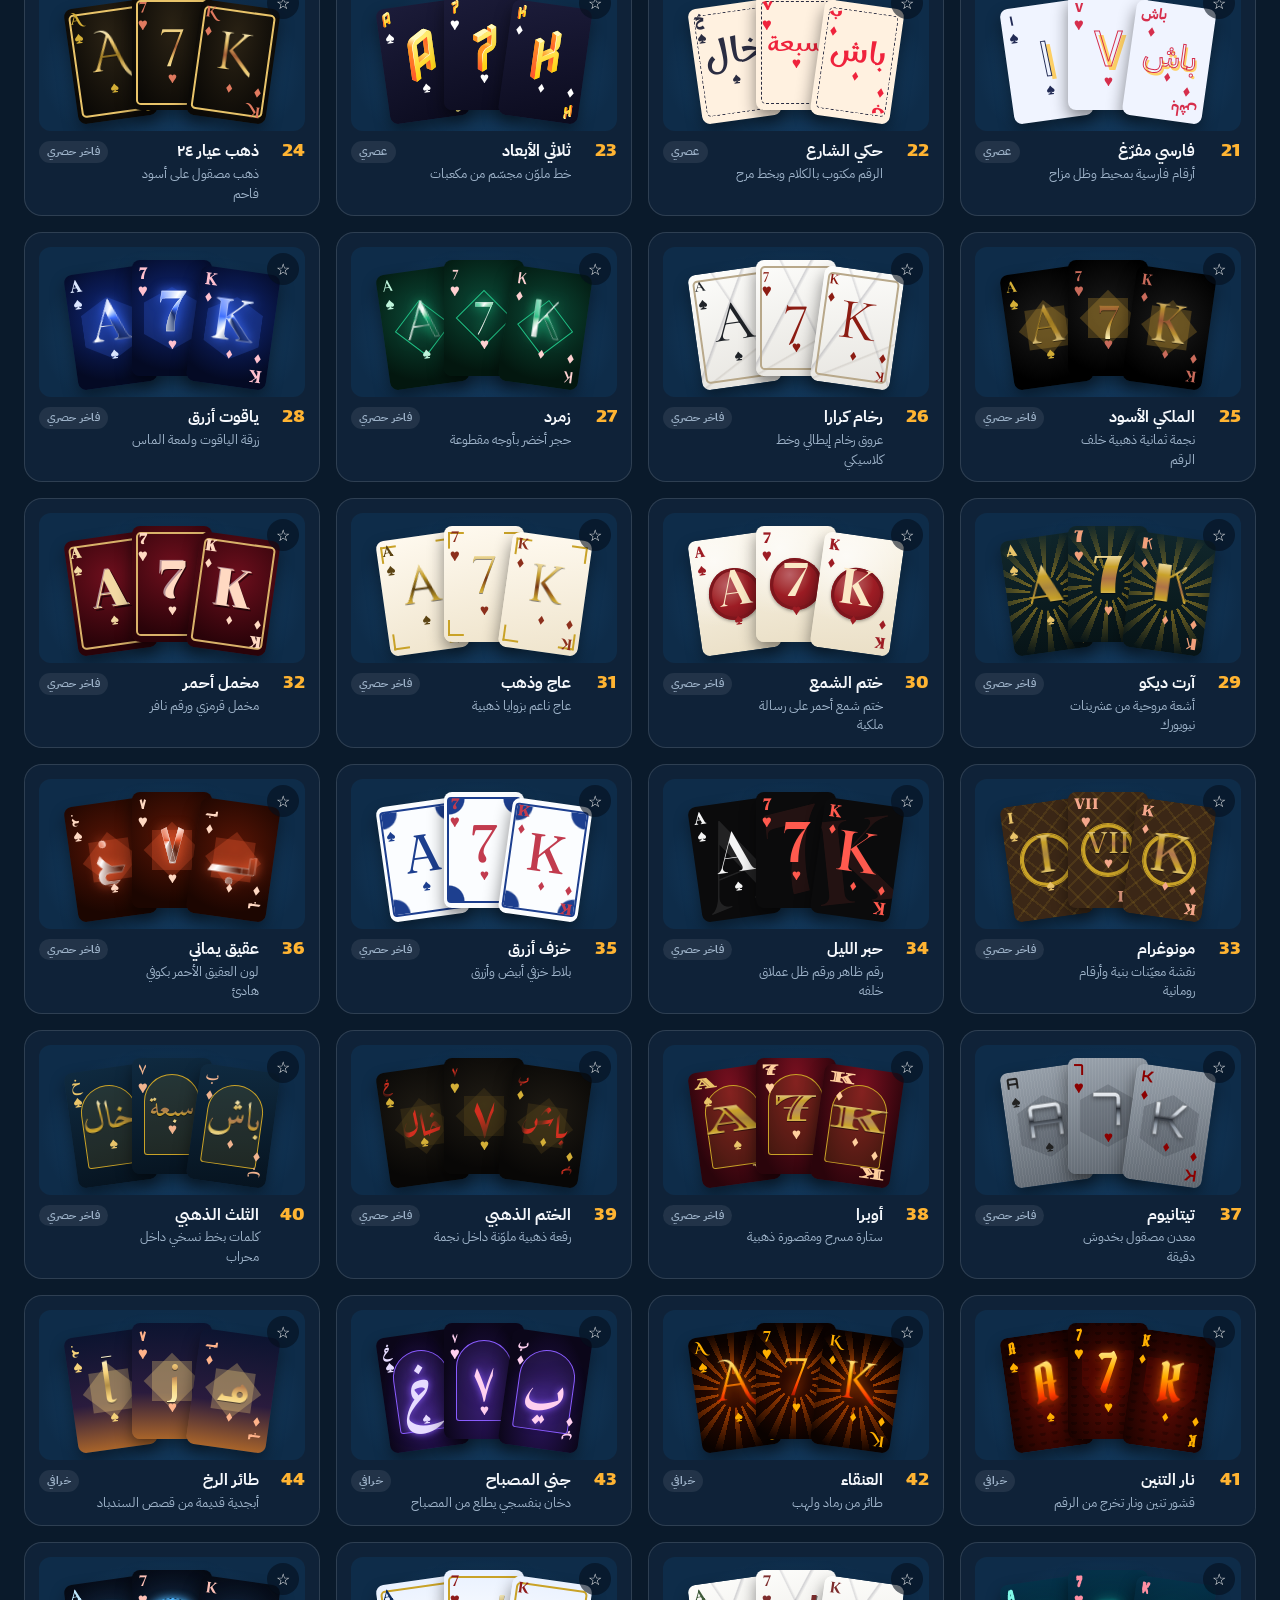
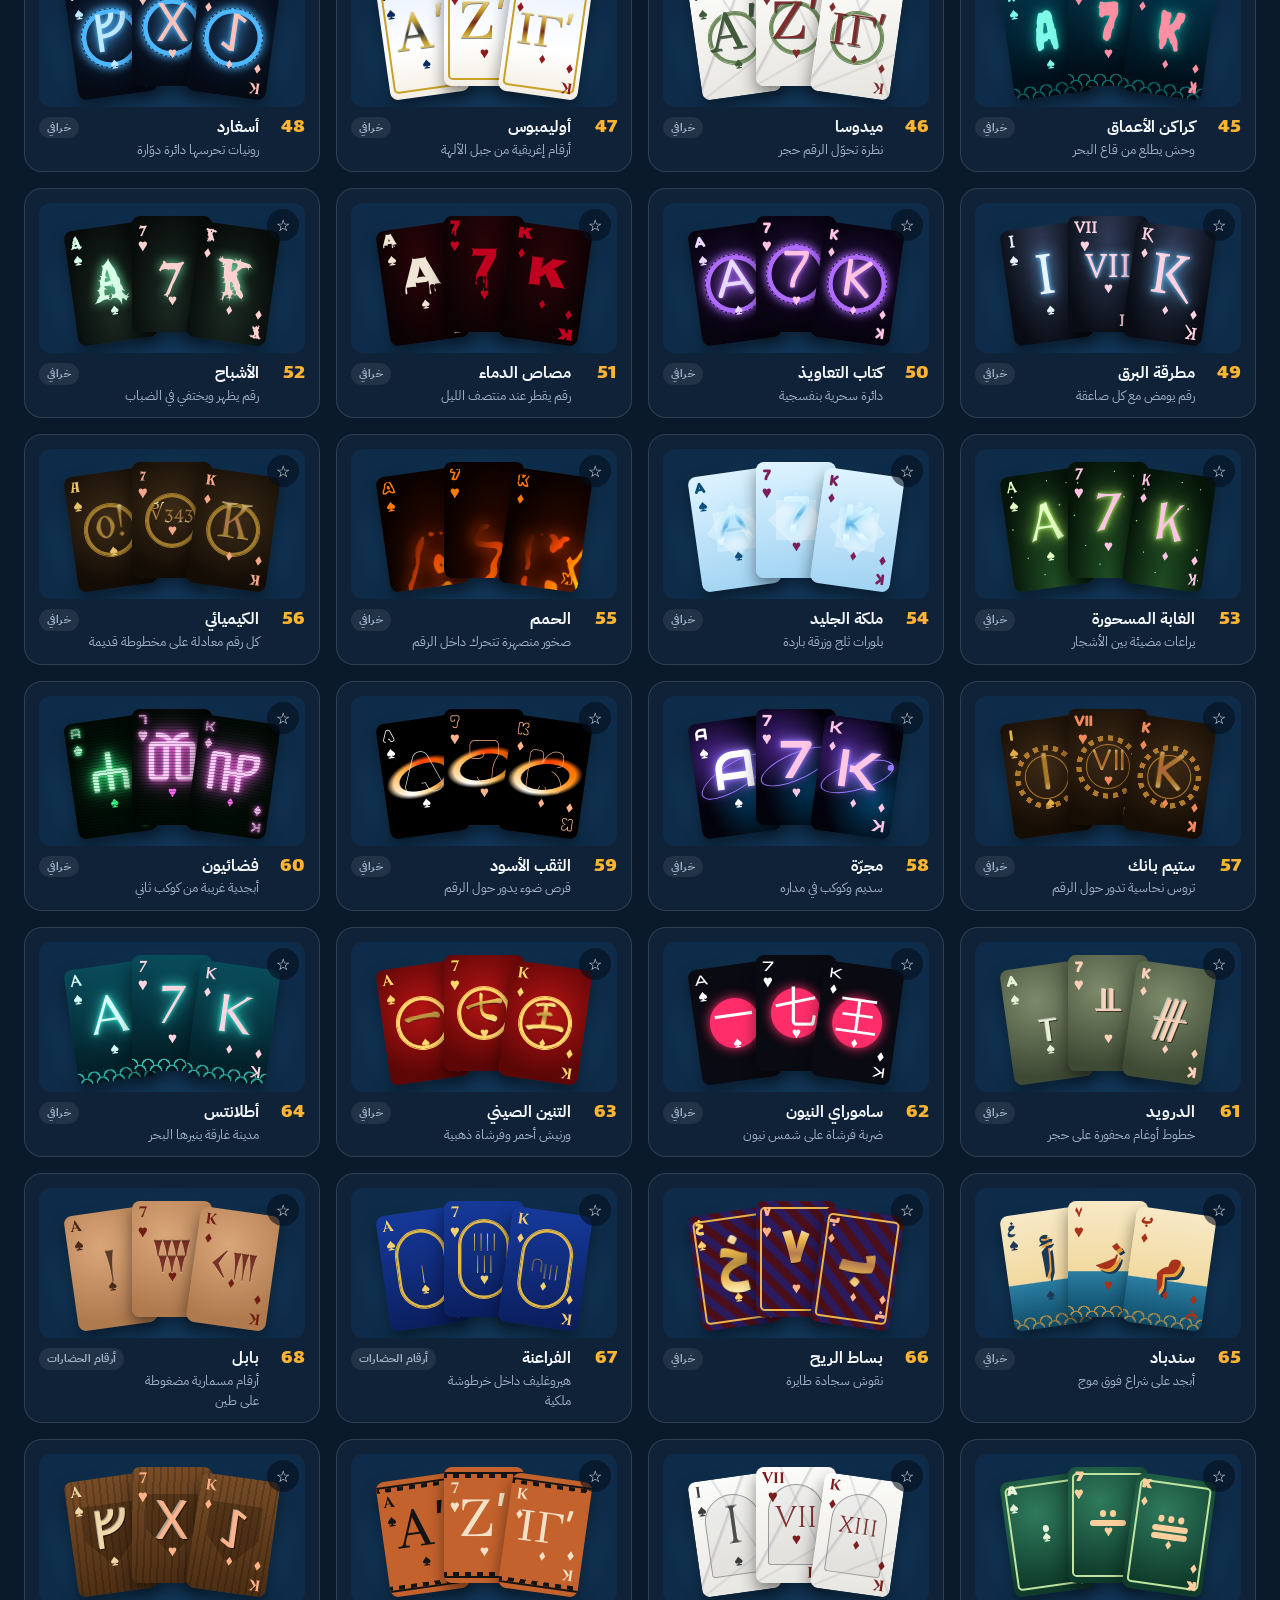
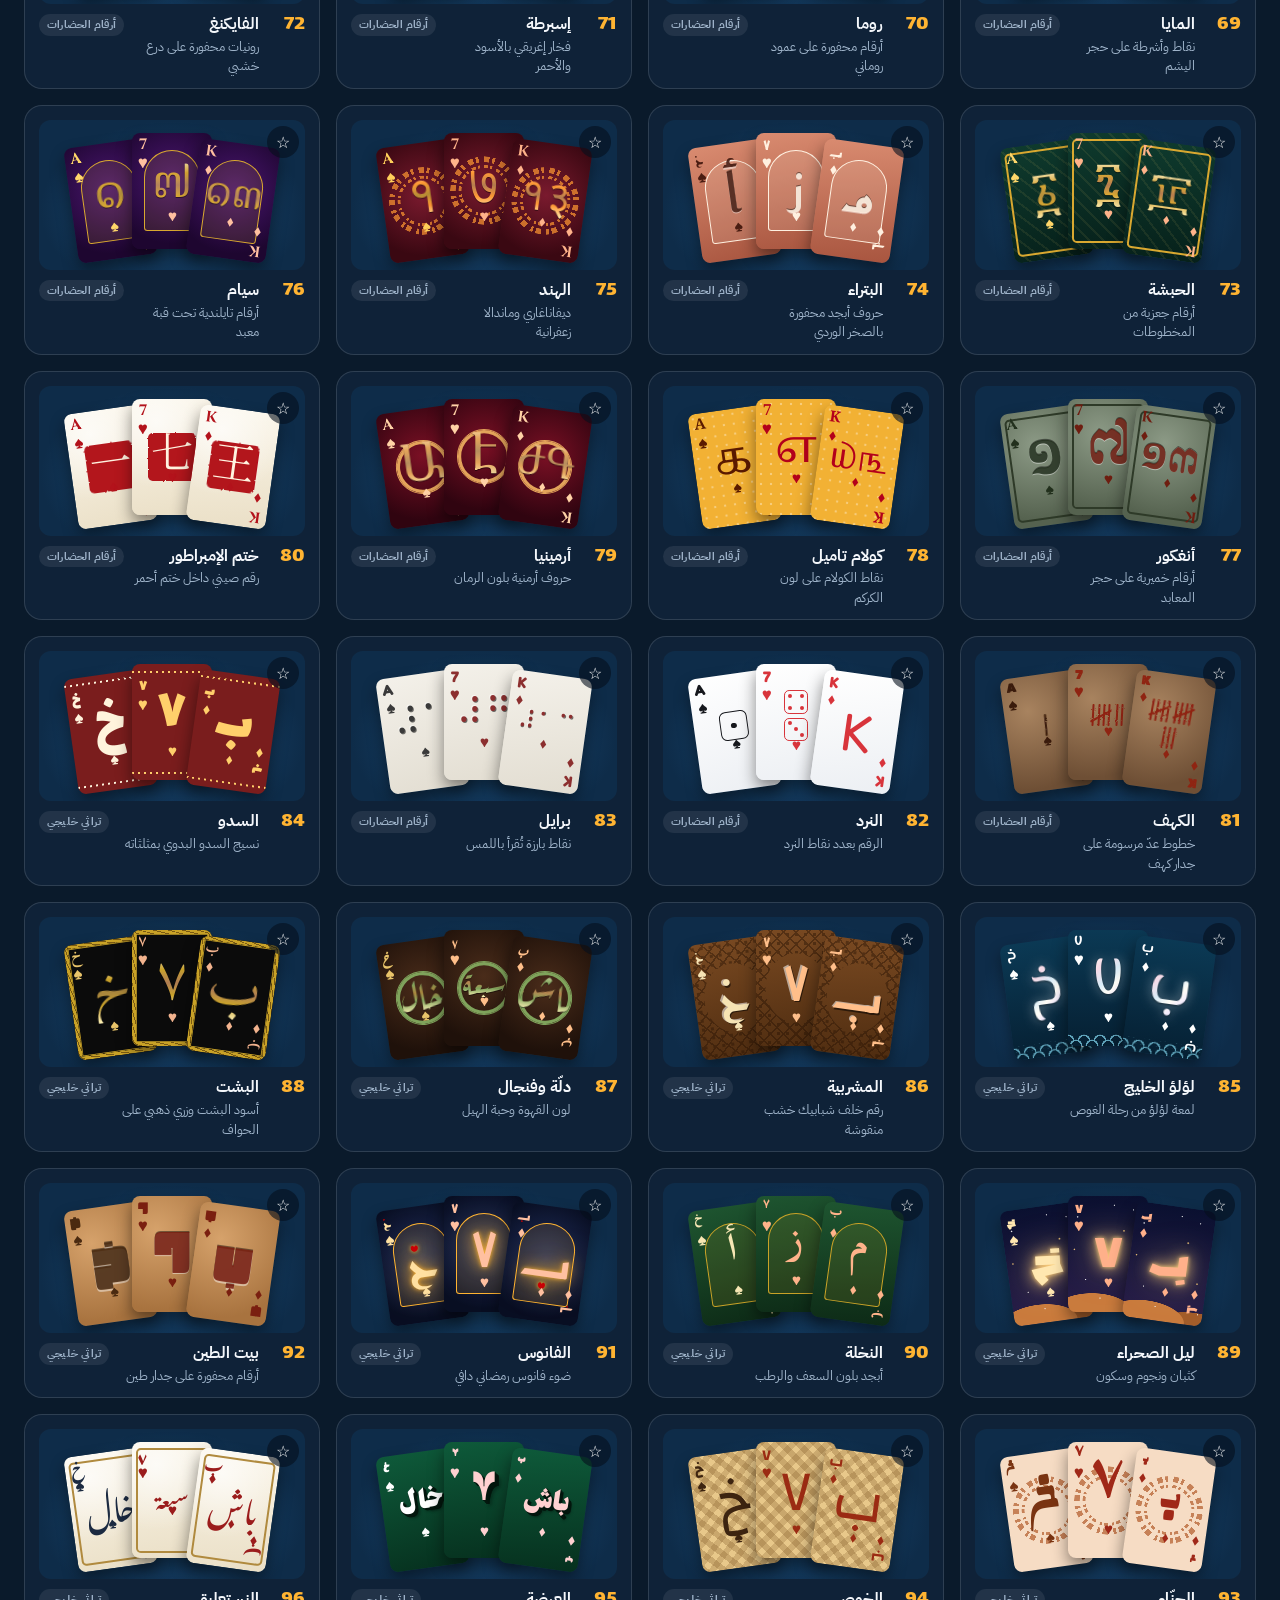
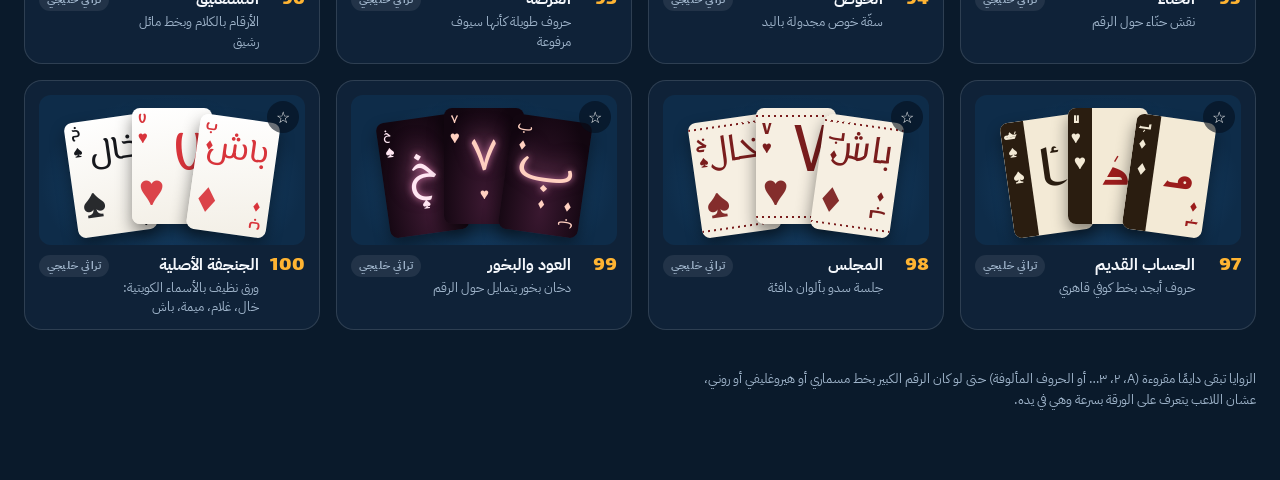
<file: janjafa-numbers.html>
<!doctype html>
<html lang="ar" dir="rtl"><head><meta charset="utf-8"><meta name="viewport" content="width=device-width, initial-scale=1, viewport-fit=cover">
<title>أرقام الجنجفة</title>
<script>document.documentElement.lang="ar";document.documentElement.dir="rtl"</script>
<link rel="stylesheet" href="https://fonts.googleapis.com/css2?family=Abril+Fatface&family=Alkalami&family=Almendra&family=Amiri&family=Anton&family=Aref+Ruqaa&family=Aref+Ruqaa+Ink&family=Audiowide&family=Badeen+Display&family=Bagel+Fat+One&family=Big+Shoulders+Display&family=Black+Ops+One&family=Blaka&family=Blaka+Ink&family=Bodoni+Moda&family=Bungee+Inline&family=Bungee+Shade&family=Bungee+Spice&family=Butcherman&family=Changa&family=Cinzel&family=Cinzel+Decorative&family=Climate+Crisis&family=Codystar&family=Cormorant+Garamond&family=Creepster&family=DM+Serif+Display&family=Dela+Gothic+One&family=Diplomata+SC&family=Eater&display=swap">
<link rel="stylesheet" href="https://fonts.googleapis.com/css2?family=El+Messiri&family=Fascinate+Inline&family=Faster+One&family=Foldit&family=Fraunces&family=Fredoka&family=GFS+Didot&family=Gloock&family=Handjet&family=Harmattan&family=Honk&family=IBM+Plex+Sans+Arabic&family=Italiana&family=Jacquard+24&family=Jomhuria&family=Kalnia+Glaze&family=Katibeh&family=Kufam&family=Lalezar&family=Lemonada&family=Limelight&family=Londrina+Shadow&family=Ma+Shan+Zheng&family=Major+Mono+Display&family=Marcellus&family=Marhey&family=MedievalSharp&family=Metamorphous&family=Michroma&family=Mirza&display=swap">
<link rel="stylesheet" href="https://fonts.googleapis.com/css2?family=Moirai+One&family=Monoton&family=Moul&family=Nabla&family=Nosifer&family=Noto+Nastaliq+Urdu&family=Noto+Sans+Cuneiform&family=Noto+Sans+Egyptian+Hieroglyphs&family=Noto+Sans+Glagolitic&family=Noto+Sans+Ogham&family=Noto+Sans+Runic&family=Noto+Sans+Symbols+2&family=Noto+Serif+Armenian&family=Noto+Serif+Bengali&family=Noto+Serif+Ethiopic&family=Noto+Serif+SC&family=Noto+Serif+Tamil&family=Noto+Serif+Thai&family=Orbitron&family=Pirata+One&family=Playfair+Display&family=Poiret+One&family=Press+Start+2P&family=Qahiri&family=Rakkas&family=Rampart+One&family=Readex+Pro&family=Reem+Kufi&family=Reem+Kufi+Fun&family=Reem+Kufi+Ink&display=swap">
<link rel="stylesheet" href="https://fonts.googleapis.com/css2?family=Righteous&family=Rubik+Burned&family=Rubik+Gemstones&family=Rubik+Glitch&family=Rubik+Iso&family=Rubik+Maze&family=Rubik+Mono+One&family=Rubik+Moonrocks&family=Rubik+Puddles&family=Rubik+Spray+Paint&family=Rubik+Vinyl&family=Rubik+Wet+Paint&family=Rye&family=Shrikhand&family=Sixtyfour&family=Syne&family=Tilt+Neon&family=Tilt+Prism&family=Tilt+Warp&family=Tiro+Devanagari+Hindi&family=Unbounded&family=Uncial+Antiqua&family=VT323&family=Vazirmatn&family=Wallpoet&family=Zen+Tokyo+Zoo&family=Zhi+Mang+Xing&display=swap">

<style>
/* layout: a dark card-room catalogue matching سبيتة — category chips, a grid of design tiles each holding a small fan of cards, and a full-suit viewer sheet */
:root{
  --night:#0a1a2b; --panel:#0f2238; --panel2:#132b45; --line:rgba(255,255,255,.13);
  --tx:#f4f7fb; --mu:#9fb4ca; --amber:#ffb432; --amber-ink:#2b1800; --rose:#ff6f73;
  --f-display:'Lalezar',Tahoma,sans-serif; --f-body:'IBM Plex Sans Arabic',Tahoma,sans-serif;
  --f-sym:'Noto Sans Symbols 2','Segoe UI Symbol','Apple Symbols',sans-serif;
  color-scheme:dark;
}
html{background:var(--night);overflow-x:clip}
[hidden]{display:none!important}
*,*::before,*::after{box-sizing:border-box}
body{overflow-x:clip;background:var(--night);color:var(--tx);font-family:var(--f-body);font-size:15px;line-height:1.6;padding-inline:16px;padding-block:0 48px}
.wrap{max-width:1240px;margin:0 auto}
button{font-family:inherit;color:inherit}
button:focus-visible,input:focus-visible{outline:3px solid var(--amber);outline-offset:2px}

/* ---------- hero ---------- */
.top{display:grid;grid-template-columns:1fr auto;gap:24px;align-items:center;padding-block:36px 22px}
.top h1{font:400 clamp(38px,7vw,72px)/1 var(--f-display);margin:0;text-wrap:balance}
.top h1 span{color:var(--amber)}
.top p{color:var(--mu);margin:10px 0 0;max-width:60ch}
.fanhero{direction:ltr;display:flex;align-items:flex-end;padding-inline-end:10px}
.fanhero .jc{--w:84px;margin-left:-22px;box-shadow:0 14px 28px rgba(0,0,0,.5)}
.fanhero .jc:nth-child(1){transform:rotate(-14deg) translateY(10px)}
.fanhero .jc:nth-child(2){transform:rotate(-5deg)}
.fanhero .jc:nth-child(3){transform:rotate(5deg)}
.fanhero .jc:nth-child(4){transform:rotate(14deg) translateY(10px)}
@media (max-width:720px){.top{grid-template-columns:1fr}.fanhero{justify-content:center}.fanhero .jc{--w:70px}}

/* ---------- toolbar ---------- */
.bar{position:sticky;top:env(safe-area-inset-top,0px);z-index:10;background:rgba(10,26,43,.92);backdrop-filter:blur(8px);padding-block:10px;border-bottom:1px solid var(--line);display:flex;flex-wrap:wrap;gap:8px;align-items:center}
.chip{border:1px solid var(--line);background:rgba(255,255,255,.04);border-radius:999px;padding:6px 14px;font:500 14px var(--f-body);cursor:pointer;display:inline-flex;gap:6px;align-items:center}
.chip b{font-weight:700;color:var(--mu);font-variant-numeric:tabular-nums}
.chip[aria-pressed="true"]{background:var(--amber);color:var(--amber-ink);border-color:var(--amber)}
.chip[aria-pressed="true"] b{color:var(--amber-ink)}
.suitpick{margin-inline-start:auto;display:flex;gap:4px}
.suitpick button{width:36px;height:34px;border-radius:10px;border:1px solid var(--line);background:rgba(255,255,255,.04);font:20px var(--f-sym);cursor:pointer}
.suitpick button.r{color:var(--rose)}
.suitpick button[aria-pressed="true"]{background:#fff;color:#111}
.suitpick button.r[aria-pressed="true"]{color:#d8343b}
@media (max-width:620px){.suitpick{margin-inline-start:0}}

/* ---------- grid ---------- */
.grid{display:grid;grid-template-columns:repeat(auto-fill,minmax(264px,1fr));gap:16px;padding-block:20px}
.tile{position:relative;background:var(--panel);border:1px solid var(--line);border-radius:18px;padding:14px 14px 12px;display:flex;flex-direction:column;gap:10px;cursor:pointer;text-align:start;transition:transform .15s,border-color .15s}
.tile:hover{transform:translateY(-3px);border-color:rgba(255,180,50,.5)}
.tile .stage{direction:ltr;height:150px;display:flex;justify-content:center;align-items:center;border-radius:12px;background:radial-gradient(ellipse at 50% 60%,#1b4d7a,#0e2c49 70%);overflow:hidden}
.tile .stage .jc{--w:80px;margin-inline:-9px;box-shadow:0 8px 16px rgba(0,0,0,.45)}
.tile .stage .jc:nth-child(1){transform:rotate(-8deg) translateY(6px)}
.tile .stage .jc:nth-child(2){transform:translateY(-4px)}
.tile .stage .jc:nth-child(3){transform:rotate(8deg) translateY(6px)}
.meta{display:flex;gap:10px;align-items:flex-start}
.no{font:400 22px/1 var(--f-display);color:var(--amber);min-width:36px;font-variant-numeric:tabular-nums}
.meta h3{margin:0;font:700 16px/1.3 var(--f-body)}
.meta p{margin:2px 0 0;color:var(--mu);font-size:13px;line-height:1.5}
.tag{font-size:11px;font-weight:700;letter-spacing:.02em;padding:2px 8px;border-radius:999px;background:rgba(255,255,255,.08);color:var(--mu);white-space:nowrap}
.fav{position:absolute;top:20px;inset-inline-start:20px;width:32px;height:32px;border-radius:50%;border:0;background:rgba(5,15,28,.6);cursor:pointer;font-size:16px;line-height:32px;z-index:2;color:#fff}
.fav[aria-pressed="true"]{background:var(--amber);color:var(--amber-ink)}
.empty{padding:40px;text-align:center;color:var(--mu)}

/* ---------- sheet ---------- */
.scrim{position:fixed;inset:0;background:rgba(3,10,18,.7);display:grid;place-items:center;z-index:30;padding:16px}
.sheet{background:var(--panel);border:1px solid var(--line);border-radius:22px;width:min(100%,980px);max-height:100%;overflow:auto;box-shadow:0 24px 60px rgba(0,0,0,.55)}
.sh-head{display:flex;gap:12px;align-items:center;padding:16px 18px;border-bottom:1px solid var(--line);flex-wrap:wrap}
.sh-head h2{font:400 30px/1.1 var(--f-display);margin:0}
.sh-head .no{font-size:30px}
.sh-head .sp{flex:1}
.ib{border:1px solid var(--line);background:rgba(255,255,255,.05);border-radius:10px;height:36px;min-width:36px;padding:0 12px;cursor:pointer;font:500 14px var(--f-body)}
.ib.pri{background:var(--amber);color:var(--amber-ink);border-color:var(--amber);font-weight:700}
.table{background:radial-gradient(ellipse at 50% 40%,#1d5687,#0e2c49 75%);padding:22px 16px;display:flex;flex-wrap:wrap;gap:12px;justify-content:center}
.table .jc{--w:min(104px,22vw);box-shadow:0 8px 18px rgba(0,0,0,.45)}
.spec{display:grid;grid-template-columns:repeat(auto-fit,minmax(170px,1fr));gap:1px;background:var(--line)}
.spec div{background:var(--panel);padding:12px 18px}
.spec dt{font-size:12px;color:var(--mu);letter-spacing:.02em}
.spec dd{margin:2px 0 0;font-weight:700;overflow-wrap:anywhere}
.sh-foot{padding:12px 18px;color:var(--mu);font-size:13px}
.toast{position:fixed;bottom:calc(20px + env(safe-area-inset-bottom,0px));left:50%;transform:translateX(-50%);background:#fff;color:#111;padding:8px 16px;border-radius:999px;font-weight:700;z-index:40}
.note{color:var(--mu);font-size:13px;max-width:70ch;padding-block:6px 0}

/* =========================================================
   CARD ENGINE  — every design = vars + fx / ly / fr classes
   ========================================================= */
.jc{--w:84px;--k:var(--ink);position:relative;flex:none;width:var(--w);height:calc(var(--w)*1.45);border-radius:calc(var(--w)*.1);background:var(--bg);color:var(--k);overflow:hidden;isolation:isolate;direction:ltr;user-select:none;
  font-family:var(--f),'Fredoka','IBM Plex Sans Arabic',sans-serif;box-shadow:0 4px 10px rgba(0,0,0,.4)}
.jc.r{--k:var(--red)}
.jc .ix{position:absolute;top:4.5%;left:7%;z-index:4;display:flex;flex-direction:column;align-items:center;line-height:.95;font-size:calc(var(--w)*.19*var(--iz,1));font-family:var(--fi,var(--f)),'Fredoka','IBM Plex Sans Arabic',sans-serif;color:var(--k);white-space:nowrap}
.jc .ix i{font:normal calc(var(--w)*.16) var(--f-sym);margin-top:calc(var(--w)*.02)}
.jc .ix2{top:auto;left:auto;right:7%;bottom:4.5%;transform:rotate(180deg)}
.jc .hero{position:absolute;inset:17% 13%;z-index:2;display:flex;flex-direction:column;align-items:center;justify-content:center;gap:calc(var(--w)*.02)}
.jc .num{position:relative;display:block;font-size:calc(var(--w)*var(--fs)*var(--fit,1));line-height:1.05;white-space:nowrap;color:var(--k);unicode-bidi:plaintext;z-index:1}
.jc .st{font:calc(var(--w)*.15)/1 var(--f-sym);color:var(--k);position:relative;z-index:1}
.jc .bigst,.jc .wm{display:none}
.jc.jk .ix{font:calc(var(--w)*.17)/1 var(--f-sym)}
.jc.jk .crown{font:calc(var(--w)*.3)/1 var(--f-sym);color:var(--k);position:relative;z-index:1}
.jc.jk .num{font-family:var(--f),'Lalezar','IBM Plex Sans Arabic',sans-serif}
.jc .deco{position:absolute;inset:0;z-index:1;pointer-events:none}

/* drawn numerals */
.may{display:flex;flex-direction:column;align-items:center;gap:calc(var(--w)*.035)}
.may .dots{display:flex;gap:calc(var(--w)*.04)}
.may .d{width:calc(var(--w)*.085);height:calc(var(--w)*.085);border-radius:50%;background:currentColor}
.may .b{width:calc(var(--w)*.46);height:calc(var(--w)*.075);border-radius:calc(var(--w)*.04);background:currentColor}
.tal{display:flex;flex-wrap:wrap;justify-content:center;gap:calc(var(--w)*.05);max-width:calc(var(--w)*.7)}
.tal .g{position:relative;display:flex;gap:calc(var(--w)*.035);padding:0 calc(var(--w)*.01)}
.tal .l{width:calc(var(--w)*.03);height:calc(var(--w)*.28);background:currentColor;border-radius:9px;transform:rotate(3deg)}
.tal .g.f::after{content:'';position:absolute;left:-12%;right:-12%;top:46%;height:calc(var(--w)*.03);background:currentColor;border-radius:9px;transform:rotate(-28deg)}
.dice{display:flex;flex-direction:column;gap:calc(var(--w)*.05);align-items:center}
.die{--ds:calc(var(--w)*.36);width:var(--ds);height:var(--ds);border:calc(var(--w)*.02) solid currentColor;border-radius:22%;display:grid;grid-template-columns:repeat(3,1fr);grid-template-rows:repeat(3,1fr);padding:7%;box-sizing:border-box}
.dice.two .die{--ds:calc(var(--w)*.29)}
.die s{display:block;margin:auto;width:70%;height:70%;border-radius:50%;background:transparent}
.die s.on{background:currentColor}
.pips{position:absolute;inset:0}
.pips span{position:absolute;transform:translate(-50%,-50%);font:calc(var(--w)*.17)/1 var(--f-sym);color:var(--k)}
.pips span.dn{transform:translate(-50%,-50%) rotate(180deg)}
.pips.ace span{font-size:calc(var(--w)*.5)}

/* ---------- layouts ---------- */
.ly-g .hero{inset:auto -10% -14% auto;align-items:flex-end;justify-content:flex-end}
.ly-g .num{--fit:1!important;font-size:calc(var(--w)*var(--fs)*1.75);line-height:.8}
.ly-g .st{display:none}
.ly-t .hero{inset:14% 9% 9% 9%;align-items:flex-end;justify-content:flex-start}
.ly-t .st{display:none}
.ly-t .bigst{display:block;position:absolute;left:9%;bottom:8%;z-index:2;font:calc(var(--w)*.42)/1 var(--f-sym);color:var(--k);opacity:.92}
.ly-d::before{content:'';position:absolute;inset:0;z-index:0;background:linear-gradient(140deg,transparent 52%,var(--acc) 52.4%)}
.ly-s::before{content:'';position:absolute;inset:0 auto 0 0;width:30%;z-index:0;background:var(--acc)}
.ly-s .hero{inset:16% 8% 16% 34%}
.ly-s .st{display:none}
.ly-s .bigst{display:block;position:absolute;left:15%;top:50%;z-index:2;transform:translate(-50%,-50%);font:calc(var(--w)*.2)/1 var(--f-sym);color:var(--p,#fff)}
.ly-s .ix:not(.ix2){color:var(--p,#fff);left:4%}
.ly-w .wm{display:block;position:absolute;left:50%;top:52%;z-index:1;transform:translate(-50%,-50%) rotate(-14deg);font-size:calc(var(--w)*var(--fs)*2.1);line-height:1;color:var(--k);opacity:.1;white-space:nowrap}
.ly-w .hero{inset:20% 16%}

/* ---------- frames & surfaces ---------- */
.hero::before,.hero::after{content:none;position:absolute;pointer-events:none;z-index:0}
.fr-ring .hero::before{content:'';width:calc(var(--w)*.68);aspect-ratio:1;border-radius:50%;border:calc(var(--w)*.018) solid var(--acc);box-shadow:inset 0 0 0 calc(var(--w)*.03) transparent,inset 0 0 0 calc(var(--w)*.04) var(--acc)}
.fr-arch .hero::before{content:'';inset:-4% 2% -2%;border:calc(var(--w)*.018) solid var(--acc);border-radius:50% 50% 6% 6%/34% 34% 4% 4%;background:color-mix(in srgb,var(--acc) 12%,transparent)}
.fr-hex .hero::before{content:'';width:calc(var(--w)*.7);aspect-ratio:1/1.12;background:var(--acc);opacity:.22;clip-path:polygon(50% 0,100% 25%,100% 75%,50% 100%,0 75%,0 25%)}
.fr-dia .hero::before{content:'';width:calc(var(--w)*.5);aspect-ratio:1;border:calc(var(--w)*.018) solid var(--acc);transform:rotate(45deg)}
.fr-star8 .hero::before,.fr-star8 .hero::after{content:'';width:calc(var(--w)*.5);aspect-ratio:1;background:var(--acc);opacity:.3}
.fr-star8 .hero::after{transform:rotate(45deg)}
.fr-shield .hero::before{content:'';width:calc(var(--w)*.66);height:calc(var(--w)*.78);background:var(--acc);opacity:.35;clip-path:polygon(0 0,100% 0,100% 55%,50% 100%,0 55%)}
.fr-sun .hero::before{content:'';width:calc(var(--w)*1.6);aspect-ratio:1;border-radius:50%;background:repeating-conic-gradient(var(--acc) 0 7deg,transparent 7deg 20deg);-webkit-mask:radial-gradient(circle,transparent 18%,#000 19%,transparent 70%);mask:radial-gradient(circle,transparent 18%,#000 19%,transparent 70%);opacity:.55}
.fr-disc .hero::before{content:'';width:calc(var(--w)*.62);aspect-ratio:1;border-radius:50%;background:var(--acc);box-shadow:0 0 calc(var(--w)*.15) var(--acc)}
.fr-seal .hero::before{content:'';width:calc(var(--w)*.66);aspect-ratio:1;border-radius:47% 53% 50% 50%/52% 48% 52% 48%;background:radial-gradient(circle at 38% 32%,color-mix(in srgb,var(--k) 70%,#fff),var(--k) 45%,color-mix(in srgb,var(--k) 70%,#000));box-shadow:0 calc(var(--w)*.02) calc(var(--w)*.04) rgba(0,0,0,.35),inset 0 0 0 calc(var(--w)*.04) color-mix(in srgb,var(--k) 80%,#000)}
.fr-seal .num{color:var(--acc)!important;-webkit-text-fill-color:var(--acc)}
.fr-chop .hero::before{content:'';width:calc(var(--w)*.6);aspect-ratio:1;border-radius:10%;background:var(--k);filter:url(#rough)}
.fr-chop .num{color:var(--acc)!important}
.fr-rune .hero::before{content:'';width:calc(var(--w)*.74);aspect-ratio:1;border-radius:50%;border:calc(var(--w)*.012) dashed var(--acc);box-shadow:inset 0 0 0 calc(var(--w)*.05) transparent,inset 0 0 0 calc(var(--w)*.058) var(--acc),0 0 calc(var(--w)*.1) var(--acc);animation:spin 24s linear infinite}
.fr-orbit .hero::before{content:'';width:calc(var(--w)*.95);height:calc(var(--w)*.34);border-radius:50%;border:calc(var(--w)*.012) solid var(--acc);transform:rotate(-24deg)}
.fr-orbit .hero::after{content:'';width:calc(var(--w)*.07);aspect-ratio:1;border-radius:50%;background:var(--acc);box-shadow:0 0 8px var(--acc);transform:translate(calc(var(--w)*.4),calc(var(--w)*-.17))}
.fr-gear .hero::before{content:'';width:calc(var(--w)*.8);aspect-ratio:1;border-radius:50%;background:repeating-conic-gradient(var(--acc) 0 10deg,transparent 10deg 20deg);-webkit-mask:radial-gradient(circle,transparent 58%,#000 59% 70%,transparent 71%);mask:radial-gradient(circle,transparent 58%,#000 59% 70%,transparent 71%);animation:spin 40s linear infinite}
.fr-gear .hero::after{content:'';width:calc(var(--w)*.56);aspect-ratio:1;border-radius:50%;border:calc(var(--w)*.02) solid var(--acc)}
.fr-hole .hero::before{content:'';width:calc(var(--w)*.95);height:calc(var(--w)*.5);border-radius:50%;background:conic-gradient(from 90deg,#ff7b00,#ffd27a,#fff,#ffb347,#ff3d00,#ff7b00);-webkit-mask:radial-gradient(closest-side,transparent 62%,#000 66%,#000 80%,transparent 100%);mask:radial-gradient(closest-side,transparent 62%,#000 66%,#000 80%,transparent 100%);filter:blur(1.5px);transform:rotate(-12deg);animation:spin 18s linear infinite}
.fr-cart .hero::before{content:'';inset:-2% 6%;border-radius:999px;border:calc(var(--w)*.016) solid var(--acc);box-shadow:inset 0 0 0 calc(var(--w)*.02) transparent,inset 0 0 0 calc(var(--w)*.03) var(--acc)}
.fr-mandala .hero::before{content:'';width:calc(var(--w)*.86);aspect-ratio:1;border-radius:50%;background:repeating-conic-gradient(var(--acc) 0 10deg,transparent 10deg 15deg,var(--acc) 15deg 20deg,transparent 20deg 30deg);-webkit-mask:radial-gradient(circle,transparent 46%,#000 47% 52%,transparent 53% 58%,#000 59% 70%,transparent 71%);mask:radial-gradient(circle,transparent 46%,#000 47% 52%,transparent 53% 58%,#000 59% 70%,transparent 71%);opacity:.7}
.fr-glass .hero::before{content:'';inset:4% 2%;border-radius:calc(var(--w)*.1);background:rgba(255,255,255,.32);border:1px solid rgba(255,255,255,.7);-webkit-backdrop-filter:blur(6px);backdrop-filter:blur(6px);box-shadow:0 6px 18px rgba(30,20,80,.18)}
.fr-dbl .deco{inset:5%;border:calc(var(--w)*.03) double var(--acc);border-radius:calc(var(--w)*.06)}
.fr-cor .deco{inset:5%;background:
  linear-gradient(var(--acc),var(--acc)) top left/22% 2px,linear-gradient(var(--acc),var(--acc)) top left/2px 16%,
  linear-gradient(var(--acc),var(--acc)) top right/22% 2px,linear-gradient(var(--acc),var(--acc)) top right/2px 16%,
  linear-gradient(var(--acc),var(--acc)) bottom left/22% 2px,linear-gradient(var(--acc),var(--acc)) bottom left/2px 16%,
  linear-gradient(var(--acc),var(--acc)) bottom right/22% 2px,linear-gradient(var(--acc),var(--acc)) bottom right/2px 16%;background-repeat:no-repeat}
.fr-zari .deco{inset:0;border:calc(var(--w)*.06) solid transparent;border-image:repeating-linear-gradient(45deg,var(--acc) 0 3px,#7a5a12 3px 5px,var(--acc) 5px 8px) 12;box-shadow:inset 0 0 0 calc(var(--w)*.01) var(--acc)}
.fr-grid .deco{background:linear-gradient(rgba(255,255,255,.08) 1px,transparent 1px) 0 0/10% 7%,linear-gradient(90deg,rgba(255,255,255,.08) 1px,transparent 1px) 0 0/10% 7%}
.fr-scan .deco{background:repeating-linear-gradient(0deg,rgba(0,0,0,.28) 0 1px,transparent 1px 3px),radial-gradient(ellipse at center,transparent 55%,rgba(0,0,0,.55));z-index:5}
.fr-mash .deco{background:repeating-linear-gradient(45deg,var(--acc) 0 1.5px,transparent 1.5px 9px),repeating-linear-gradient(-45deg,var(--acc) 0 1.5px,transparent 1.5px 9px),radial-gradient(circle,var(--acc) 0 1.6px,transparent 2px) 0 0/9px 9px;opacity:.45;-webkit-mask:radial-gradient(ellipse 46% 36% at center,transparent 82%,#000 84%);mask:radial-gradient(ellipse 46% 36% at center,transparent 82%,#000 84%)}
.fr-sadu .deco{background:
  conic-gradient(from 135deg at 50% 100%,var(--acc) 90deg,transparent 0) 0 0/calc(var(--w)*.12) calc(var(--w)*.07) repeat-x,
  conic-gradient(from -45deg at 50% 0,var(--acc) 90deg,transparent 0) 0 100%/calc(var(--w)*.12) calc(var(--w)*.07) repeat-x,
  repeating-linear-gradient(90deg,var(--k) 0 2px,transparent 2px 6px) 0 calc(var(--w)*.08)/100% calc(var(--w)*.025) no-repeat,
  repeating-linear-gradient(90deg,var(--k) 0 2px,transparent 2px 6px) 0 calc(100% - var(--w)*.08)/100% calc(var(--w)*.025) no-repeat}
.fr-sadu .ix{top:13%}.fr-sadu .ix2{bottom:13%}
.fr-wave .deco{background:
  radial-gradient(circle at 50% 100%,transparent 42%,var(--acc) 44% 56%,transparent 58%) 0 100%/calc(var(--w)*.2) calc(var(--w)*.1) repeat-x,
  radial-gradient(circle at 50% 100%,transparent 42%,var(--acc) 44% 56%,transparent 58%) calc(var(--w)*.1) calc(100% - var(--w)*.07)/calc(var(--w)*.2) calc(var(--w)*.1) repeat-x;opacity:.75}
.fr-stars .deco{background:
  radial-gradient(1.2px 1.2px at 12% 18%,#fff,transparent),radial-gradient(1px 1px at 82% 12%,#fff,transparent),radial-gradient(1.4px 1.4px at 70% 30%,var(--acc),transparent),
  radial-gradient(1px 1px at 22% 72%,#fff,transparent),radial-gradient(1.3px 1.3px at 88% 64%,var(--acc),transparent),radial-gradient(1px 1px at 40% 88%,#fff,transparent),
  radial-gradient(1px 1px at 58% 8%,#fff,transparent),radial-gradient(1.2px 1.2px at 8% 46%,var(--acc),transparent),radial-gradient(1px 1px at 94% 90%,#fff,transparent);animation:twinkle 3s ease-in-out infinite alternate}
.fr-tile .deco{inset:4%;border:2px solid var(--acc);border-radius:calc(var(--w)*.05);background:
  radial-gradient(circle at 0 0,var(--acc) 0 12%,transparent 13%),radial-gradient(circle at 100% 0,var(--acc) 0 12%,transparent 13%),
  radial-gradient(circle at 0 100%,var(--acc) 0 12%,transparent 13%),radial-gradient(circle at 100% 100%,var(--acc) 0 12%,transparent 13%)}
.fr-meander .deco{background:
  repeating-linear-gradient(90deg,var(--acc) 0 3px,transparent 3px 9px,var(--acc) 9px 12px,transparent 12px 12px) 0 6%/100% calc(var(--w)*.05) no-repeat,
  linear-gradient(var(--acc),var(--acc)) 0 calc(6% - 2px)/100% 2px no-repeat,
  repeating-linear-gradient(90deg,var(--acc) 0 3px,transparent 3px 9px,var(--acc) 9px 12px,transparent 12px 12px) 0 94%/100% calc(var(--w)*.05) no-repeat,
  linear-gradient(var(--acc),var(--acc)) 0 calc(94% + 2px)/100% 2px no-repeat}
.fr-meander .ix{top:13%}.fr-meander .ix2{bottom:13%}
.fr-dash .deco{inset:6%;border:calc(var(--w)*.014) dashed var(--acc);border-radius:calc(var(--w)*.06)}

/* ---------- numeral effects ---------- */
.fx-gold .num,.fx-chrome .num,.fx-holo .num,.fx-fire .num,.fx-ice .num,.fx-split .num,.fx-sunset .num,.fx-crystal .num,.fx-lava .num,.fx-pearl .num,.fx-cut .num{-webkit-background-clip:text;background-clip:text;color:transparent;-webkit-text-fill-color:transparent}
.fx-gold .num{background-image:linear-gradient(180deg,#fff7cf 0%,var(--acc) 30%,color-mix(in srgb,var(--k) 55%,#5c3a06) 52%,var(--acc) 72%,#fff3b8 100%);filter:drop-shadow(0 1px 0 rgba(0,0,0,.45))}
.fx-chrome .num{background-image:linear-gradient(180deg,#ffffff 0%,#c9d1da 38%,#2b3038 50%,#8d97a3 64%,#f2f5f8 100%);-webkit-text-stroke:calc(var(--w)*.004) rgba(0,0,0,.5);filter:drop-shadow(0 2px 2px rgba(0,0,0,.4))}
.fx-holo .num{background-image:linear-gradient(115deg,#ff9ad5,#9ad7ff,#b8ffcf,#fff59a,#d6a6ff,#ff9ad5);background-size:300% 100%;animation:shine 6s linear infinite;filter:drop-shadow(0 0 6px rgba(180,160,255,.5))}
.fx-fire .num{background-image:linear-gradient(0deg,#7a0000 0%,#ff3d00 30%,#ffae00 62%,#fff6a8 100%);filter:drop-shadow(0 0 6px rgba(255,110,0,.75));animation:flick 2.4s ease-in-out infinite}
.fx-ice .num{background-image:linear-gradient(170deg,#ffffff 0%,#c9f1ff 35%,#5cb3e6 52%,#e9fbff 70%,#9fdcff 100%);-webkit-text-stroke:calc(var(--w)*.004) rgba(255,255,255,.9);filter:drop-shadow(0 0 5px rgba(120,210,255,.7))}
.fx-split .num{background-image:linear-gradient(180deg,var(--k) 52%,var(--acc) 52%)}
.fx-sunset .num{background-image:linear-gradient(180deg,#ffe259 0%,#ff7b54 45%,#ff2975 70%,#8c1eff 100%),repeating-linear-gradient(0deg,transparent 0 3px,#000 3px 4px);filter:drop-shadow(0 0 8px rgba(255,41,117,.6))}
.fx-crystal .num{background-image:conic-gradient(from 30deg at 40% 45%,#fff,var(--acc),color-mix(in srgb,var(--acc) 40%,#000),#fff,var(--acc),color-mix(in srgb,var(--acc) 60%,#fff),#fff);-webkit-text-stroke:calc(var(--w)*.005) rgba(255,255,255,.75);filter:drop-shadow(0 0 6px var(--acc))}
.fx-lava .num{background-image:linear-gradient(120deg,#1a0500,#ff4b00,#ffd000,#ff4b00,#1a0500,#ff6a00);background-size:280% 100%;animation:shine 5s linear infinite;filter:drop-shadow(0 0 8px rgba(255,80,0,.8))}
.fx-pearl .num{background-image:linear-gradient(135deg,#fffaf2 0%,#f6d9e6 25%,#d9ecf8 45%,#fffdf6 60%,#e8dcff 80%,#fff 100%);filter:drop-shadow(0 1px 1px rgba(0,0,0,.35)) drop-shadow(0 0 6px rgba(255,255,255,.4))}
.fx-cut .num{background-image:var(--pat);-webkit-text-stroke:calc(var(--w)*.006) var(--k)}
.fx-neon .num,.fx-neon .ix{color:color-mix(in srgb,var(--k) 35%,#fff);text-shadow:0 0 .03em #fff,0 0 .1em var(--k),0 0 .25em var(--k),0 0 .5em var(--k)}
.fx-neon .num{animation:buzz 5s steps(1) infinite}
.fx-glow .num{text-shadow:0 0 .08em var(--acc),0 0 .25em var(--acc),0 0 .6em color-mix(in srgb,var(--acc) 60%,transparent)}
.fx-out .num{color:transparent;-webkit-text-fill-color:transparent;-webkit-text-stroke:calc(var(--w)*.012) var(--k)}
.fx-outfill .num{color:transparent;-webkit-text-fill-color:transparent;-webkit-text-stroke:calc(var(--w)*.012) var(--k);text-shadow:.07em .07em 0 var(--acc)}
.fx-ext .num{text-shadow:.01em .01em 0 var(--acc),.02em .02em 0 var(--acc),.03em .03em 0 var(--acc),.04em .04em 0 var(--acc),.05em .05em 0 var(--acc),.06em .06em 0 var(--acc),.07em .07em 0 var(--acc),.09em .09em .06em rgba(0,0,0,.35)}
.fx-long .num{text-shadow:.02em .02em 0 var(--acc),.04em .04em 0 var(--acc),.06em .06em 0 var(--acc),.08em .08em 0 var(--acc),.1em .1em 0 var(--acc),.12em .12em 0 var(--acc),.14em .14em 0 var(--acc),.16em .16em 0 var(--acc),.18em .18em 0 var(--acc),.2em .2em 0 var(--acc),.22em .22em 0 var(--acc),.24em .24em 0 var(--acc),.26em .26em 0 var(--acc),.28em .28em 0 var(--acc),.3em .3em 0 var(--acc)}
.fx-shadow3 .num{text-shadow:.05em .05em 0 var(--acc),.1em .1em 0 var(--a2,#111)}
.fx-pix .num{text-shadow:.08em 0 0 var(--acc),0 .08em 0 var(--acc),.08em .08em 0 var(--acc)}
.fx-emb .num{text-shadow:-.02em -.02em 0 rgba(255,255,255,.55),.025em .025em .01em rgba(0,0,0,.55)}
.fx-deb .num{color:color-mix(in srgb,var(--k) 85%,transparent);text-shadow:0 .025em 0 rgba(255,255,255,.45),0 -.015em .01em rgba(0,0,0,.45)}
.fx-riso .num{color:var(--k);mix-blend-mode:multiply}
.fx-riso .num::after{content:attr(data-t);position:absolute;left:.06em;top:.04em;color:var(--acc);mix-blend-mode:multiply;z-index:-1}
.fx-glitch .num::before,.fx-glitch .num::after{content:attr(data-t);position:absolute;inset:0;mix-blend-mode:screen}
.fx-glitch .num::before{color:#00e5ff;transform:translate(-.04em,0);clip-path:inset(0 0 55% 0);animation:gl1 2.6s steps(1) infinite}
.fx-glitch .num::after{color:#ff2e88;transform:translate(.04em,0);clip-path:inset(50% 0 0 0);animation:gl2 2.2s steps(1) infinite}
.fx-smoke .num{text-shadow:0 0 .12em var(--acc),0 -.15em .35em color-mix(in srgb,var(--acc) 60%,transparent);animation:smoke 4s ease-in-out infinite}
.fx-ghost .num{text-shadow:0 0 .2em var(--acc);animation:ghost 3.5s ease-in-out infinite}
.fx-bolt .num{text-shadow:0 0 .1em var(--acc),0 0 .3em var(--acc);animation:bolt 4s steps(1) infinite}
.fx-rough .num,.fx-rough .hero>.may,.fx-rough .hero>.tal{filter:url(#rough)}
.fx-stamp .num{filter:url(#rough);opacity:.9}

@keyframes spin{to{rotate:360deg}}
@keyframes shine{to{background-position:300% 0}}
@keyframes flick{0%,100%{filter:drop-shadow(0 0 6px rgba(255,110,0,.75))}50%{filter:drop-shadow(0 -2px 10px rgba(255,170,0,.95))}}
@keyframes buzz{0%,100%{opacity:1}92%{opacity:1}93%{opacity:.55}94%{opacity:1}96%{opacity:.7}}
@keyframes gl1{0%,100%{transform:translate(-.04em,0)}30%{transform:translate(-.08em,.02em)}60%{transform:translate(.02em,-.02em)}}
@keyframes gl2{0%,100%{transform:translate(.04em,0)}40%{transform:translate(.08em,-.02em)}70%{transform:translate(-.02em,.02em)}}
@keyframes smoke{50%{text-shadow:0 0 .18em var(--acc),0 -.3em .5em color-mix(in srgb,var(--acc) 40%,transparent)}}
@keyframes ghost{0%,100%{opacity:.95}45%{opacity:.55;filter:blur(.6px)}55%{opacity:.85}}
@keyframes bolt{0%,100%{opacity:1}88%{opacity:1}89%{opacity:.3}90%{opacity:1;text-shadow:0 0 .2em #fff,0 0 .6em var(--acc)}92%{opacity:.6}}
@keyframes twinkle{to{opacity:.55}}
@media (prefers-reduced-motion:reduce){*,*::before,*::after{animation:none!important;transition:none!important}}
</style>
</head><body>


<svg width="0" height="0" style="position:absolute" aria-hidden="true"><filter id="rough"><feTurbulence type="fractalNoise" baseFrequency=".9" numOctaves="2" seed="4"/><feDisplacementMap in="SourceGraphic" scale="2.4"/></filter></svg>

<div class="wrap">
  <header class="top">
    <div>
      <h1>١٠٠ تصميم <span>لأرقام الجنجفة</span></h1>
      <p>كل تصميم فيه ١٥ ورقة: من الخال إلى الباش، مع الغلام وميمة، وفوقهم الجيكر والميكر. فيها تصاميم عصرية وفاخرة وخرافية، وأرقام حضارات قديمة، وطابع خليجي. افتح أي تصميم تشوف أوراقه كلها، واضغط النجمة على اللي يعجبك.</p>
    </div>
    <div class="fanhero" id="fanhero"></div>
  </header>

  <nav class="bar" aria-label="تصفية">
    <div id="chips" style="display:flex;flex-wrap:wrap;gap:8px"></div>
    <div class="suitpick" role="group" aria-label="نوع الورق في المعاينة" id="suitpick"></div>
  </nav>

  <main class="grid" id="grid"></main>
  <p class="note">الزوايا تبقى دايمًا مقروءة (A، ٢، ٣… أو الحروف المألوفة) حتى لو كان الرقم الكبير بخط مسماري أو هيروغليفي أو رونـي، عشان اللاعب يتعرف على الورقة بسرعة وهي في يده.</p>
</div>

<div class="scrim" id="scrim" hidden>
  <div class="sheet" role="dialog" aria-modal="true" aria-labelledby="sh-title">
    <div class="sh-head">
      <span class="no" id="sh-no"></span>
      <h2 id="sh-title"></h2>
      <span class="tag" id="sh-tag"></span>
      <span class="sp"></span>
      <button class="ib" id="sh-prev" aria-label="التصميم السابق">→</button>
      <button class="ib" id="sh-next" aria-label="التصميم التالي">←</button>
      <button class="ib" id="sh-fav">☆ مفضّل</button>
      <button class="ib pri" id="sh-copy">نسخ الإعداد</button>
      <button class="ib" id="sh-close" aria-label="إغلاق">✕</button>
    </div>
    <div class="table" id="sh-table"></div>
    <dl class="spec" id="sh-spec" style="margin:0"></dl>
    <div class="sh-foot" id="sh-desc"></div>
  </div>
</div>
<div class="toast" id="toast" hidden></div>

<script>
/* ---------- numeral systems: 13 ranks A,2..10,J,Q,K ---------- */
const S = {
  lat:['A','2','3','4','5','6','7','8','9','10','J','Q','K'],
  ar:['خ','٢','٣','٤','٥','٦','٧','٨','٩','١٠','غ','م','ب'],
  arf:['خال','٢','٣','٤','٥','٦','٧','٨','٩','١٠','غلام','ميمة','باش'],
  fa:['۱','۲','۳','۴','۵','۶','۷','۸','۹','۱۰','غلام','ميمة','باش'],
  arw:['خال','اثنين','ثلاثة','أربعة','خمسة','ستة','سبعة','ثمانية','تسعة','عشرة','غلام','ميمة','باش'],
  rom:['I','II','III','IV','V','VI','VII','VIII','IX','X','J','Q','K'],
  rom13:['I','II','III','IV','V','VI','VII','VIII','IX','X','XI','XII','XIII'],
  abj:['أ','ب','ج','د','هـ','و','ز','ح','ط','ي','ك','ل','م'],
  grk:['Αʹ','Βʹ','Γʹ','Δʹ','Εʹ','Ϛʹ','Ζʹ','Ηʹ','Θʹ','Ιʹ','ΙΑʹ','ΙΒʹ','ΙΓʹ'],
  han:['一','二','三','四','五','六','七','八','九','十','侍','后','王'],
  dev:['१','२','३','४','५','६','७','८','९','१०','११','१२','१३'],
  tha:['๑','๒','๓','๔','๕','๖','๗','๘','๙','๑๐','๑๑','๑๒','๑๓'],
  tam:['௧','௨','௩','௪','௫','௬','௭','௮','௯','௰','௰௧','௰௨','௰௩'],
  eth:['፩','፪','፫','፬','፭','፮','፯','፰','፱','፲','፲፩','፲፪','፲፫'],
  run:['ᚠ','ᚢ','ᚦ','ᚨ','ᚱ','ᚲ','ᚷ','ᚹ','ᚺ','ᚾ','ᛁ','ᛃ','ᛇ'],
  egy:['𓏺','𓏻','𓏼','𓏽','𓏾','𓏿','𓐀','𓐁','𓐂','𓎆','𓎆𓏺','𓎆𓏻','𓎆𓏼'],
  cun:['𒁹','𒈫','𒐈','𒐉','𒐊','𒐋','𒐌','𒐍','𒐎','𒌋','𒌋𒁹','𒌋𒈫','𒌋𒐈'],
  arm:['Ա','Բ','Գ','Դ','Ե','Զ','Է','Ը','Թ','Ժ','ԺԱ','ԺԲ','ԺԳ'],
  bng:['১','২','৩','৪','৫','৬','৭','৮','৯','১০','১১','১২','১৩'],
  khm:['១','២','៣','៤','៥','៦','៧','៨','៩','១០','១១','១២','១៣'],
  glg:['Ⰰ','Ⰱ','Ⰲ','Ⰳ','Ⰴ','Ⰵ','Ⰶ','Ⰷ','Ⰸ','Ⰹ','Ⰺ','Ⰻ','Ⰼ'],
  ogm:['ᚁ','ᚂ','ᚃ','ᚄ','ᚅ','ᚆ','ᚇ','ᚈ','ᚉ','ᚊ','ᚋ','ᚌ','ᚍ'],
  bin:['0001','0010','0011','0100','0101','0110','0111','1000','1001','1010','1011','1100','1101'],
  hex:['0x1','0x2','0x3','0x4','0x5','0x6','0x7','0x8','0x9','0xA','0xB','0xC','0xD'],
  brl:['⠼⠁','⠼⠃','⠼⠉','⠼⠙','⠼⠑','⠼⠋','⠼⠛','⠼⠓','⠼⠊','⠼⠁⠚','⠼⠁⠁','⠼⠁⠃','⠼⠁⠉'],
  math:['0!','√4','⌊π⌋','2²','√25','3!','∛343','2³','3²','2·5','J','Q','K'],
  eng:['ACE','TWO','THREE','FOUR','FIVE','SIX','SEVEN','EIGHT','NINE','TEN','JACK','QUEEN','KING'],
  circ:['❶','❷','❸','❹','❺','❻','❼','❽','❾','❿','J','Q','K'],
  may:'draw', tal:'draw', dice:'draw', pip:'draw'
};
const SYSNAME = {lat:'لاتيني كلاسيكي',ar:'أرقام عربية مشرقية',arf:'عربية مع خال وغلام وميمة وباش',fa:'أرقام فارسية',arw:'كلمات عربية',rom:'روماني',rom13:'روماني كامل',abj:'حساب الجُمَّل (أبجد)',grk:'إغريقي قديم',han:'صيني',dev:'ديفاناغاري',tha:'تايلندي',tam:'تاميلي',eth:'جعزي حبشي',run:'رونية إسكندنافية',egy:'هيروغليفي',cun:'مسماري بابلي',arm:'أرمني',bng:'بنغالي',khm:'خميري',glg:'غلاغوليتي',ogm:'أوغامي سلتي',bin:'ثنائي',hex:'ست عشري',brl:'برايل',math:'معادلات رياضية',eng:'كلمات إنجليزية',circ:'دوائر سالبة',may:'نقاط وأشرطة المايا',tal:'عدّ بالخطوط',dice:'وجوه النرد',pip:'رسوم الأشكال'};
const SCALE = {han:.8,egy:.8,cun:.7,brl:1.15,arw:1.3,arf:1.15,fa:1.1,ar:1.1,eth:.9,eng:1.05,khm:.9,tam:.85};
const JOKERS = [{w:'جيكر',g:'♛',c:'★',n:'الجيكر'},{w:'ميكر',g:'♚',c:'☆',n:'الميكر'}];
const SUITS = [{s:'♠',r:0,n:'سبيت'},{s:'♥',r:1,n:'هاص'},{s:'♦',r:1,n:'ديمن'},{s:'♣',r:0,n:'شريها'}];
const CATS = {m:'عصري',x:'فاخر حصري',k:'خرافي',h:'أرقام الحضارات',g:'تراثي خليجي'};
const FXNAME={flat:'لون صافي',gold:'ذهب مصقول',chrome:'كروم',holo:'هولوغرام متحرك',fire:'لهب',ice:'جليد',split:'نصفين',sunset:'غروب ريترو',crystal:'كريستال',lava:'حمم متحركة',pearl:'لؤلؤي',cut:'نقش مفرّغ',neon:'نيون',glow:'توهج',out:'محيط فقط',outfill:'محيط وظل',ext:'بروز ثلاثي الأبعاد',long:'ظل طويل',shadow3:'ظل مزدوج',pix:'بكسل',emb:'نافر',deb:'محفور',riso:'طباعة ريزو',glitch:'غليتش',smoke:'دخان',ghost:'شبحي',bolt:'برق',rough:'حبر خشن',stamp:'ختم',native:'خط ملوّن أصلي'};

/* ---------- surfaces ---------- */
const MARBLE='linear-gradient(118deg,transparent 38%,rgba(110,110,125,.28) 39%,transparent 41.5%),linear-gradient(64deg,transparent 58%,rgba(110,110,125,.2) 59%,transparent 61%),linear-gradient(150deg,transparent 70%,rgba(150,140,130,.22) 71%,transparent 72.5%),linear-gradient(165deg,#fdfdfb,#e6e4df)';
const PAPER='radial-gradient(circle at 30% 20%,rgba(255,255,255,.7),transparent 60%),linear-gradient(170deg,#fbf6ea,#eadfc6)';
const NIGHT='radial-gradient(ellipse at 50% 30%,#1b2440,#070a14 75%)';

/* [name, cat, numerals, corner, font, fx, layout, frame, background, ink, red, accent, mood, extra] */
const D = [
/* ===== عصري ===== */
['نيون الرياض','m','lat','lat','Tilt Neon','neon','c','0','radial-gradient(ellipse at 50% 40%,#1a0b2e,#07030f 75%)','#2ff3ff','#ff3fa4','#7a2cff','أنابيب نيون تتوهج على جدار ليلي',{}],
['زجاج متجمّد','m','lat','lat','Unbounded','flat','c','glass','radial-gradient(circle at 20% 20%,#ffb6d9,transparent 45%),radial-gradient(circle at 85% 75%,#8fd3ff,transparent 50%),radial-gradient(circle at 70% 15%,#c9b6ff,transparent 45%),#f4f1ff','#1d2340','#e0245e','#fff','لوح زجاج مصنفر فوق ألوان باستيل',{z:.85}],
['هولوغرام','m','lat','lat','Syne','holo','g','0','linear-gradient(160deg,#16161f,#07070b)','#e9e9ff','#ffd0ea','#9ad7ff','رقم ضخم بألوان قوس قزح يتحرك مع الضوء',{}],
['كروم ٢٠٨٠','m','lat','lat','Michroma','chrome','c','dia','linear-gradient(165deg,#2b313a,#0d1015)','#dfe6ee','#ff8a8a','#7f8c99','معدن مرآوي بخطوط مستقبلية',{z:.8}],
['غليتش','m','lat','lat','Rubik Glitch','glitch','c','scan','#0d0f12','#eaf2ff','#ff3355','#00e5ff','إشارة مشوشة وارتجاف رقمي',{}],
['سينث ويف','m','lat','lat','Monoton','sunset','c','sun','linear-gradient(180deg,#14002b 0%,#2d0a4e 55%,#ff2975 56%,#1a0033 57%)','#ffd319','#ff2975','#ff2975','غروب ثمانيني فوق شبكة نيون',{z:.85}],
['ميامي','m','lat','lat','Righteous','shadow3','d','0','#fff3e8','#00a6a6','#ff4f79','#ffb3c6','وردي وفيروزي ونسيم بحر',{a2:'#00a6a6'}],
['بروتاليزم','m','lat','lat','Anton','flat','g','cor','#e8e4da','#121212','#ff3b00','#121212','رقم عملاق مقصوص بلا مجاملة',{}],
['سويسري','m','lat','lat','Dela Gothic One','flat','s','0','#ffffff','#111111','#e30613','#e30613','شبكة سويسرية وشريط أحمر',{p:'#fff',z:.85}],
['مخطط هندسي','m','lat','lat','Major Mono Display','out','c','grid','linear-gradient(170deg,#1456a0,#0c3a70)','#eaf3ff','#ffd5d5','#9cc8ff','خطوط مهندس على ورق أزرق',{}],
['بكسل ٨-بت','m','lat','lat','Press Start 2P','pix','c','scan','#1b1f3b','#7cf29b','#ff6b8b','#2c7a4b','أرقام أتاري من زمن الأشرطة',{z:.75}],
['ترمينال','m','bin','lat','VT323','glow','c','scan','#020a04','#33ff66','#ffb000','#1fbf4a','شاشة خضراء تكتب بالثنائي',{}],
['ست عشري','m','hex','lat','Sixtyfour','neon','c','grid','#05070d','#35d0ff','#ff5ad1','#0b3a55','كود مبرمجين بلون السيان',{z:.8}],
['ريزو','m','lat','lat','Bagel Fat One','riso','c','0','#f6f1e7','#2a5bd7','#ff4f81','#ffd23f','طباعة ريزوغراف بألوان منزاحة',{}],
['إيزومتري','m','lat','lat','Rubik Iso','ext','c','hex','#eef2ff','#3047ff','#ff3d6e','#141a5c','مجسم بزاوية هندسية',{}],
['قصّ ورق','m','lat','lat','Tilt Warp','long','c','ring','#ffcf4a','#1a1a1a','#d7263d','rgba(0,0,0,.18)','ظل طويل كأنه مقصوص من كرتون',{}],
['جرافيتي','m','lat','lat','Rubik Spray Paint','glow','d','0','radial-gradient(circle at 70% 30%,#3a3a3a,#1e1e1e)','#ffe600','#ff2d7a','#3d3d3d','بخاخ على جدار خرساني',{}],
['ثنائي اللون','m','lat','lat','Unbounded','split','c','0','#101820','#fee715','#ff5e5b','#00c2a8','رقم مقسوم بلونين متضادين',{z:.85}],
['غلاف مجلة','m','lat','lat','Abril Fatface','flat','t','dbl','#ffffff','#0d1b2a','#c1121f','#0d1b2a','رقم ضخم في الزاوية بأسلوب الأغلفة',{}],
['كوفي نيون','m','ar','ar','Kufam','ext','d','0','#0e2a47','#ffd166','#ff6b6b','#071526','كوفي حديث بزوايا حادة وبروز',{p:'#ffd166'}],
['فارسي مفرّغ','m','fa','fa','Vazirmatn','outfill','c','0','#f0f4ff','#222b55','#d62e4c','#ffd166','أرقام فارسية بمحيط وظل مزاح',{}],
['حكي الشارع','m','arw','ar','Marhey','flat','c','dash','#fff1e0','#2b2d42','#ef233c','#2b2d42','الرقم مكتوب بالكلام وبخط مرح',{}],
['ثلاثي الأبعاد','m','lat','lat','Nabla','native','c','0','linear-gradient(160deg,#1c1c3a,#0b0b1e)','#fff','#fff','#fff','خط ملوّن مجسّم من مكعبات',{}],

/* ===== فاخر حصري ===== */
['ذهب عيار ٢٤','x','lat','lat','Cinzel Decorative','gold','c','dbl','radial-gradient(ellipse at 50% 30%,#2a2214,#0b0906 80%)','#d4af37','#e07a5f','#e9c46a','ذهب مصقول على أسود فاحم',{}],
['الملكي الأسود','x','lat','lat','Playfair Display','gold','c','star8','radial-gradient(circle at 50% 45%,#1b1b1b,#000 80%)','#d4af37','#c96b5b','#b8902f','نجمة ثمانية ذهبية خلف الرقم',{}],
['رخام كرارا','x','lat','lat','Cormorant Garamond','flat','c','dbl','MARBLE','#1f2328','#8c1c13','#b8a88a','عروق رخام إيطالي وخط كلاسيكي',{z:1.1}],
['زمرد','x','lat','lat','Italiana','crystal','c','dia','radial-gradient(circle at 50% 40%,#0b4a37,#03170f 80%)','#bff5dc','#ffd1d1','#1fbf83','حجر أخضر بأوجه مقطوعة',{}],
['ياقوت أزرق','x','lat','lat','Gloock','crystal','c','hex','radial-gradient(circle at 50% 40%,#10287a,#040a24 80%)','#dbe6ff','#ffc1cf','#3d6dff','زرقة الياقوت ولمعة الماس',{}],
['آرت ديكو','x','lat','lat','Limelight','gold','c','sun','linear-gradient(180deg,#10262b,#071417)','#e9c46a','#f2a07b','#c9a227','أشعة مروحية من عشرينات نيويورك',{}],
['ختم الشمع','x','lat','lat','DM Serif Display','flat','c','seal','PAPER','#9d1c24','#9d1c24','#fbe9c6','ختم شمع أحمر على رسالة ملكية',{}],
['عاج وذهب','x','lat','lat','Cinzel','gold','c','cor','linear-gradient(165deg,#fffaf0,#efe4cc)','#5c4413','#8c2f1c','#c9a227','عاج ناعم بزوايا ذهبية',{}],
['مخمل أحمر','x','lat','lat','Abril Fatface','emb','c','dbl','radial-gradient(circle at 50% 35%,#6e0f1d,#2a0309 80%)','#f3d9a4','#ffd9c2','#d9b26a','مخمل قرمزي ورقم نافر',{}],
['مونوغرام','x','rom','rom','Fraunces','gold','c','ring','repeating-linear-gradient(45deg,rgba(201,162,39,.12) 0 2px,transparent 2px 14px),repeating-linear-gradient(-45deg,rgba(201,162,39,.12) 0 2px,transparent 2px 14px),#3b2716','#e9c46a','#f4a78b','#c9a227','نقشة معيّنات بنية وأرقام رومانية',{}],
['حبر الليل','x','lat','lat','Gloock','flat','w','0','#0b0b0c','#f5f5f5','#ff5a4e','#fff','رقم ظاهر ورقم ظل عملاق خلفه',{}],
['خزف أزرق','x','lat','lat','Fraunces','flat','c','tile','#fbfdff','#1d3f8f','#c23b4e','#1d3f8f','بلاط خزفي أبيض وأزرق',{}],
['عقيق يماني','x','ar','ar','Reem Kufi','crystal','c','star8','radial-gradient(circle at 50% 40%,#5a1505,#1c0601 80%)','#ffd8c2','#ffd8c2','#e2552b','لون العقيق الأحمر بكوفي هادئ',{}],
['تيتانيوم','x','lat','lat','Orbitron','chrome','c','hex','repeating-linear-gradient(90deg,rgba(255,255,255,.06) 0 1px,transparent 1px 3px),linear-gradient(165deg,#9aa3ad,#5d656e)','#222','#8b0000','#2a2f36','معدن مصقول بخدوش دقيقة',{z:.85}],
['أوبرا','x','lat','lat','Diplomata SC','gold','c','arch','radial-gradient(ellipse at 50% 20%,#7a1020,#2a040b 80%)','#e9c46a','#ffcf9e','#c9a227','ستارة مسرح ومقصورة ذهبية',{z:.75}],
['الختم الذهبي','x','arf','ar','Aref Ruqaa Ink','native','c','star8','radial-gradient(circle at 50% 40%,#1f1b14,#080706 80%)','#d4af37','#d4af37','#5c4a1c','رقعة ذهبية ملوّنة داخل نجمة',{}],
['الثلث الذهبي','x','arw','ar','Amiri','gold','c','arch','linear-gradient(170deg,#0f2a40,#06131f)','#e9c46a','#f0b38e','#c9a227','كلمات بخط نسخي داخل محراب',{}],

/* ===== خرافي ===== */
['نار التنين','k','lat','lat','Pirata One','fire','c','shield','radial-gradient(circle at 50% 0,rgba(0,0,0,.25) 30%,transparent 31%) 0 0/12px 9px,radial-gradient(ellipse at 50% 60%,#5a0b04,#1a0200 80%)','#ffb000','#ffb000','#6e0b02','قشور تنين ونار تخرج من الرقم',{}],
['العنقاء','k','lat','lat','Cinzel Decorative','fire','c','sun','radial-gradient(circle at 50% 55%,#3a0d00,#0a0200 75%)','#ffb000','#ffb000','#ff6a00','طائر من رماد ولهب',{}],
['جني المصباح','k','ar','ar','Aref Ruqaa','smoke','c','arch','radial-gradient(ellipse at 50% 70%,#2a145c,#0b0619 75%)','#e7dcff','#ffd0f0','#8a5cff','دخان بنفسجي يطلع من المصباح',{}],
['طائر الرخ','k','abj','ar','Reem Kufi','gold','c','star8','linear-gradient(180deg,#0c1430 0%,#2a1b3d 60%,#a8642a 100%)','#f6d27a','#ffb38a','#f6d27a','أبجدية قديمة من قصص السندباد',{}],
['كراكن الأعماق','k','lat','lat','Creepster','glow','c','wave','linear-gradient(180deg,#05324a,#010b14)','#7ff9e8','#ff8fa3','#0f8f8a','وحش يطلع من قاع البحر',{}],
['ميدوسا','k','grk','lat','GFS Didot','emb','c','ring','MARBLE','#3f5b3a','#7e2d2d','#6c8a5a','نظرة تحوّل الرقم حجر',{fi:'Cinzel'}],
['أوليمبوس','k','grk','lat','GFS Didot','gold','c','dbl','linear-gradient(180deg,#e9f1ff,#ffffff 60%,#f4efe4)','#0b2a5b','#8e1b1b','#c9a227','أرقام إغريقية من جبل الآلهة',{fi:'Cinzel'}],
['أسغارد','k','run','lat','Noto Sans Runic','glow','c','rune','radial-gradient(circle at 50% 45%,#13243f,#050a14 80%)','#bfe9ff','#ffc2b8','#4fb8ff','رونيات تحرسها دائرة دوّارة',{fi:'Cinzel'}],
['مطرقة البرق','k','rom','rom','Metamorphous','bolt','c','0','radial-gradient(ellipse at 50% 20%,#2f3a55,#090c14 80%)','#e6f4ff','#ffd2e0','#6fc3ff','رقم يومض مع كل صاعقة',{}],
['كتاب التعاويذ','k','lat','lat','Uncial Antiqua','glow','c','rune','radial-gradient(circle at 50% 45%,#1d0f33,#07030f 80%)','#e9d8ff','#ffc2e0','#b06cff','دائرة سحرية بنفسجية',{}],
['مصاص الدماء','k','lat','lat','Nosifer','flat','c','0','radial-gradient(ellipse at 50% 30%,#2a0408,#0b0204 80%)','#efe6d6','#c1001f','#c1001f','رقم يقطر عند منتصف الليل',{z:.8}],
['الأشباح','k','lat','lat','Eater','ghost','c','0','radial-gradient(ellipse at 50% 70%,#1d2b24,#070c0a 80%)','#d8ffe8','#ffd2d2','#7dffb8','رقم يظهر ويختفي في الضباب',{}],
['الغابة المسحورة','k','lat','lat','MedievalSharp','glow','c','stars','radial-gradient(ellipse at 50% 100%,#1f4d23,#06140a 80%)','#e3ffc4','#ffc4e3','#b9ff6a','يراعات مضيئة بين الأشجار',{}],
['ملكة الجليد','k','lat','lat','Tilt Prism','ice','c','star8','linear-gradient(170deg,#dff4ff,#9fd2f2)','#0b4f7a','#7a1f5c','#ffffff','بلورات ثلج وزرقة باردة',{}],
['الحمم','k','lat','lat','Rubik Burned','lava','g','0','radial-gradient(ellipse at 70% 80%,#3a0b00,#0b0200 70%)','#ff7b00','#ff7b00','#ff3d00','صخور منصهرة تتحرك داخل الرقم',{}],
['الكيميائي','k','math','lat','Almendra','gold','c','ring','radial-gradient(circle at 50% 40%,#3b2a17,#140d06 80%)','#e9c46a','#f4a78b','#a07b2c','كل رقم معادلة على مخطوطة قديمة',{}],
['ستيم بانك','k','rom','rom','Rye','gold','c','gear','radial-gradient(circle at 50% 40%,#3d2a16,#160d05 80%)','#e3b04b','#f08a5d','#b07a2a','تروس نحاسية تدور حول الرقم',{}],
['مجرّة','k','lat','lat','Audiowide','glow','c','orbit','radial-gradient(circle at 30% 30%,rgba(140,60,255,.45),transparent 50%),radial-gradient(circle at 75% 70%,rgba(0,170,255,.35),transparent 50%),#03030c','#ffffff','#ffc6e6','#9a7bff','سديم وكوكب في مداره',{}],
['الثقب الأسود','k','lat','lat','Moirai One','flat','c','hole','#000000','#ffffff','#ffb38a','#ffb347','قرص ضوء يدور حول الرقم',{}],
['فضائيون','k','glg','lat','Noto Sans Glagolitic','neon','c','scan','#020d06','#39ff8a','#ff6af0','#0a4','أبجدية غريبة من كوكب ثاني',{fi:'Orbitron',iz:.8}],
['الدرويد','k','ogm','lat','Noto Sans Ogham','emb','c','0','radial-gradient(circle at 40% 30%,#7d8a6a,#3f4a35 80%)','#e8f0d6','#ffd2b8','#556b3a','خطوط أوغام محفورة على حجر',{fi:'Uncial Antiqua'}],
['ساموراي النيون','k','han','lat','Zhi Mang Xing','flat','c','disc','#0a0a12','#ffffff','#ffffff','#ff2e6a','ضربة فرشاة على شمس نيون',{fi:'Michroma',iz:.8}],
['التنين الصيني','k','han','lat','Ma Shan Zheng','gold','c','ring','radial-gradient(circle at 50% 40%,#b51414,#5c0606 80%)','#ffd76a','#ffd76a','#ffd76a','ورنيش أحمر وفرشاة ذهبية',{fi:'Cinzel'}],
['أطلانتس','k','lat','lat','Marcellus','glow','c','wave','linear-gradient(180deg,#0a4b5a,#021a22)','#d6fffb','#ffd6e0','#3ff2e0','مدينة غارقة ينيرها البحر',{}],
['سندباد','k','abj','ar','Rakkas','shadow3','c','wave','linear-gradient(180deg,#f7e9c6 0%,#f2d9a0 60%,#2a7da1 61%,#0e4a66 100%)','#1b3a57','#a8321b','#e8a33d','أبجد على شراع فوق موج',{a2:'#1b3a57'}],
['بساط الريح','k','ar','ar','Lalezar','gold','c','dbl','repeating-linear-gradient(45deg,#4a0f1a 0 8px,#2b1a5c 8px 16px),#2b1a5c','#ffd36b','#ffb38a','#e9b44c','نقوش سجادة طايرة',{}],

/* ===== أرقام الحضارات ===== */
['الفراعنة','h','egy','lat','Noto Sans Egyptian Hieroglyphs','gold','c','cart','linear-gradient(170deg,#163a9c,#0a1d5a)','#f4d06f','#f4d06f','#e2b847','هيروغليف داخل خرطوشة ملكية',{fi:'Cinzel'}],
['بابل','h','cun','lat','Noto Sans Cuneiform','deb','c','0','radial-gradient(circle at 40% 30%,#d9a679,#b07a4f 80%)','#4a2a17','#6e1d10','#000','أرقام مسمارية مضغوطة على طين',{fi:'Cinzel'}],
['المايا','h','may','lat','Rubik Mono One','emb','c','dbl','radial-gradient(circle at 40% 30%,#2f7a5c,#0f3b2b 80%)','#e8f3d6','#ffcf9e','#bfe3a0','نقاط وأشرطة على حجر اليشم',{iz:.8}],
['روما','h','rom13','rom','Cinzel','deb','c','arch','MARBLE','#3b3b3b','#7c1d1d','#9a9a9a','أرقام محفورة على عمود روماني',{}],
['إسبرطة','h','grk','lat','GFS Didot','flat','c','meander','#c4622d','#141414','#f3e2c7','#141414','فخار إغريقي بالأسود والأحمر',{fi:'Cinzel'}],
['الفايكنغ','h','run','lat','Noto Sans Runic','emb','c','shield','repeating-linear-gradient(92deg,rgba(0,0,0,.18) 0 2px,transparent 2px 7px),linear-gradient(170deg,#7a4e28,#4a2c12)','#f0d9a8','#ffb38a','#2a1808','رونيات محفورة على درع خشبي',{fi:'Cinzel'}],
['الحبشة','h','eth','lat','Noto Serif Ethiopic','gold','c','dbl','repeating-linear-gradient(45deg,rgba(255,215,106,.08) 0 2px,transparent 2px 10px),linear-gradient(170deg,#0f3b2e,#06201a)','#ffd76a','#ffb38a','#d9a830','أرقام جعزية من المخطوطات',{fi:'Cinzel'}],
['البتراء','h','abj','ar','Reem Kufi','deb','c','arch','linear-gradient(170deg,#d98b70,#a8553f)','#4a1d12','#fff0e0','#fff0e0','حروف أبجد محفورة بالصخر الوردي',{}],
['الهند','h','dev','lat','Tiro Devanagari Hindi','gold','c','mandala','radial-gradient(circle at 50% 45%,#7a1a2e,#3a0812 80%)','#ffcf5a','#ffb38a','#ff9933','ديفاناغاري وماندالا زعفرانية',{fi:'Cinzel'}],
['سيام','h','tha','lat','Noto Serif Thai','gold','c','arch','radial-gradient(circle at 50% 40%,#4a1670,#1e0630 80%)','#ffd76a','#ffc0a0','#d9a830','أرقام تايلندية تحت قبة معبد',{fi:'Cinzel'}],
['أنغكور','h','khm','lat','Moul','deb','c','dbl','radial-gradient(circle at 40% 30%,#8c9a86,#55624f 80%)','#22301d','#6e1d10','#2e3a28','أرقام خميرية على حجر المعابد',{fi:'Cinzel'}],
['كولام تاميل','h','tam','lat','Noto Serif Tamil','flat','c','0','radial-gradient(circle,rgba(255,255,255,.35) 1.2px,transparent 1.6px) 0 0/10px 10px,#f2b134','#5a1a00','#b3001b','#fff','نقاط الكولام على لون الكركم',{}],
['أرمينيا','h','arm','lat','Noto Serif Armenian','gold','c','ring','radial-gradient(circle at 50% 40%,#7a1024,#300410 80%)','#ffd2a6','#ffd2a6','#e3a35a','حروف أرمنية بلون الرمان',{fi:'Cinzel'}],
['ختم الإمبراطور','h','han','lat','Noto Serif SC','flat','c','chop','PAPER','#b3121b','#b3121b','#fff3e0','رقم صيني داخل ختم أحمر',{fi:'Cinzel'}],
['الكهف','h','tal','lat','Rubik Moonrocks','rough','c','0','radial-gradient(circle at 30% 30%,#a8835f,#6e4f35 80%)','#3a1b0c','#8f2412','#000','خطوط عدّ مرسومة على جدار كهف',{iz:.8}],
['النرد','h','dice','lat','Fredoka','flat','c','0','linear-gradient(165deg,#ffffff,#eceff3)','#16181d','#d8343b','#000','الرقم بعدد نقاط النرد',{}],
['برايل','h','brl','lat','Noto Sans Symbols 2','emb','c','0','linear-gradient(165deg,#f4f1ea,#e2ddd1)','#3a3a3a','#8c2f2f','#000','نقاط بارزة تُقرأ باللمس',{fi:'Fredoka'}],

/* ===== تراثي خليجي ===== */
['السدو','g','ar','ar','Lalezar','flat','c','sadu','#7a1d1d','#fff3dc','#ffcf6b','#141414','نسيج السدو البدوي بمثلثاته',{}],
['لؤلؤ الخليج','g','ar','ar','El Messiri','pearl','c','wave','linear-gradient(180deg,#0b3954,#062033)','#ffffff','#ffffff','#7fd1e8','لمعة لؤلؤ من رحلة الغوص',{}],
['المشربية','g','ar','ar','Reem Kufi','emb','c','mash','linear-gradient(170deg,#7a4a22,#4e2c10)','#f6e3b4','#ffbf8a','#2a1606','رقم خلف شبابيك خشب منقوشة',{}],
['دلّة وفنجال','g','arw','ar','Aref Ruqaa','gold','c','ring','radial-gradient(circle at 50% 40%,#4a2c1a,#1f110a 80%)','#e9c46a','#ffbf8a','#7fa35b','لون القهوة وحبة الهيل',{}],
['البشت','g','ar','ar','Amiri','gold','c','zari','#0b0b0b','#e9c46a','#f2b38e','#c9a227','أسود البشت وزري ذهبي على الحواف',{}],
['ليل الصحراء','g','ar','ar','Blaka','glow','c','stars','radial-gradient(ellipse 120% 40% at 30% 100%,#c97b3d 40%,transparent 41%),radial-gradient(ellipse 120% 40% at 90% 105%,#a35d2a 40%,transparent 41%),linear-gradient(180deg,#0a1030,#2a1f4a)','#ffe7b0','#ffb08a','#ffcf7a','كثبان ونجوم وسكون',{}],
['النخلة','g','abj','ar','Mirza','flat','c','arch','linear-gradient(170deg,#1e5530,#0d2a16)','#f7e7b4','#ffb38a','#c9a227','أبجد بلون السعف والرطب',{}],
['الفانوس','g','ar','ar','Reem Kufi Fun','glow','c','arch','radial-gradient(circle at 50% 45%,#22305e,#080e22 80%)','#ffe0a0','#ffc0a0','#ffb432','ضوء فانوس رمضاني دافي',{}],
['بيت الطين','g','ar','ar','Badeen Display','deb','c','0','radial-gradient(circle at 30% 30%,#d6a26b,#a8733f 80%)','#4a2a10','#7a1f10','#000','أرقام محفورة على جدار طين',{}],
['الحنّاء','g','ar','ar','Alkalami','flat','c','mandala','#f6dcc4','#7a3412','#a02818','#b25a2a','نقش حنّاء حول الرقم',{}],
['الخوص','g','ar','ar','Changa','flat','c','0','repeating-linear-gradient(45deg,rgba(120,80,30,.28) 0 6px,transparent 6px 12px),repeating-linear-gradient(-45deg,rgba(120,80,30,.22) 0 6px,transparent 6px 12px),#e8c88a','#3d2410','#9b2b13','#000','سفّة خوص مجدولة باليد',{}],
['العرضة','g','arf','ar','Jomhuria','ext','c','0','linear-gradient(170deg,#0e5a3a,#06301e)','#ffffff','#ffd1d1','#04170e','حروف طويلة كأنها سيوف مرفوعة',{z:1.35}],
['النستعليق','g','arw','ar','Noto Nastaliq Urdu','flat','c','dbl','PAPER','#1b2a41','#9b1c1c','#b08a3e','الأرقام بالكلام وبخط مائل رشيق',{z:.8}],
['الحساب القديم','g','abj','ar','Qahiri','flat','s','0','#f3ead6','#2a1d10','#9b1c1c','#2a1d10','حروف أبجد بخط كوفي قاهري',{p:'#f3ead6'}],
['المجلس','g','arf','ar','Kufam','flat','t','sadu','#f6efe2','#7a1d1d','#7a1d1d','#d4a24a','جلسة سدو بألوان دافئة',{}],
['العود والبخور','g','ar','ar','Harmattan','smoke','c','0','radial-gradient(ellipse at 50% 80%,#3a1830,#120610 80%)','#ffe6f2','#ffd0c0','#d27aa8','دخان بخور يتمايل حول الرقم',{}],
['الجنجفة الأصلية','g','arf','ar','El Messiri','flat','t','0','linear-gradient(170deg,#ffffff,#f3efe6)','#16181d','#d8343b','#000','ورق نظيف بالأسماء الكويتية: خال، غلام، ميمة، باش',{}]
];

const DESIGNS = D.map((d,i)=>({id:i+1,name:d[0],cat:d[1],sys:d[2],ix:d[3],font:d[4],fx:d[5],ly:d[6],fr:d[7],bg:(d[8]==='MARBLE'?MARBLE:d[8]==='PAPER'?PAPER:d[8]),ink:d[9],red:d[10],acc:d[11],mood:d[12],x:d[13]||{}}));

/* ---------- rendering ---------- */
const esc = s => String(s).replace(/[&<>"]/g,c=>({'&':'&amp;','<':'&lt;','>':'&gt;','"':'&quot;'}[c]));
const PIP = {1:[[50,50]],2:[[50,12],[50,88]],3:[[50,12],[50,50],[50,88]],4:[[25,12],[75,12],[25,88],[75,88]],5:[[25,12],[75,12],[50,50],[25,88],[75,88]],6:[[25,12],[75,12],[25,50],[75,50],[25,88],[75,88]],7:[[25,12],[75,12],[50,31],[25,50],[75,50],[25,88],[75,88]],8:[[25,12],[75,12],[50,31],[25,50],[75,50],[50,69],[25,88],[75,88]],9:[[25,10],[75,10],[25,37],[75,37],[50,50],[25,63],[75,63],[25,90],[75,90]],10:[[25,10],[75,10],[50,24],[25,37],[75,37],[25,63],[75,63],[50,76],[25,90],[75,90]]};
const DIE = {1:[4],2:[0,8],3:[0,4,8],4:[0,2,6,8],5:[0,2,4,6,8],6:[0,2,3,5,6,8]};
function die(n){let h='<span class="die">';for(let i=0;i<9;i++)h+=`<s class="${DIE[n].includes(i)?'on':''}"></s>`;return h+'</span>'}
function drawn(sys,n,suit,d){
  if(sys==='may'){let h='<span class="may">';const dots=n%5,bars=Math.floor(n/5);if(dots){h+='<span class="dots">'+'<span class="d"></span>'.repeat(dots)+'</span>'}h+='<span class="b"></span>'.repeat(bars);return h+'</span>'}
  if(sys==='tal'){let h='<span class="tal">';let left=n;while(left>0){const g=Math.min(5,left);h+=`<span class="g ${g===5?'f':''}">`+'<span class="l"></span>'.repeat(Math.min(4,g))+'</span>';left-=g}return h+'</span>'}
  if(sys==='dice'){if(n<=6)return `<span class="dice">${die(n)}</span>`;const a=Math.ceil(n/2),b=n-a;return `<span class="dice two">${die(a)}${die(b)}</span>`}
  if(sys==='pip'){return `<span class="pips ${n===1?'ace':''}">`+PIP[n].map(([x,y])=>`<span class="${y>55?'dn':''}" style="left:${x}%;top:${y}%">${suit}</span>`).join('')+'</span>'}
}
function jcard(d,j){
  const J=JOKERS[j], txt=J.w;
  const fs=(.36*(d.x.z||1)).toFixed(3);
  const style=`--bg:${d.bg};--ink:${d.ink};--red:${d.red};--acc:${d.acc};--f:'${d.font}';${d.x.p?`--p:${d.x.p};`:''}${d.x.a2?`--a2:${d.x.a2};`:''}`;
  const lyc=d.ly==='g'||d.ly==='t'||d.ly==='s'?'c':d.ly;
  return `<div class="jc jk ly-${lyc} fr-${d.fr} fx-${d.fx}${j?' r':''}" style="${esc(style)}" role="img" aria-label="${J.n}">`+
    `<i class="deco"></i><span class="wm" style="--fs:.3">${txt}</span>`+
    `<span class="ix"><b>${J.c}</b></span><span class="ix ix2"><b>${J.c}</b></span>`+
    `<span class="hero"><span class="crown">${J.g}︎</span><span class="num" data-t="${txt}" style="--fs:${fs}">${txt}</span></span></div>`;
}
function card(d,rank,si){
  if(rank>=13)return jcard(d,rank-13);
  const su=SUITS[si], suit=su.s+'︎';
  const corner=S[d.ix][rank];
  const isDrawn=S[d.sys]==='draw';
  const faceOverride=isDrawn&&rank>=10&&(d.sys==='dice'||d.sys==='pip');
  let hero, txt='';
  if(isDrawn&&!faceOverride){hero=drawn(d.sys,rank+1,suit,d)}
  else{
    txt=faceOverride?S.lat[rank]:S[d.sys][rank];
    const len=Array.from(txt.replace(/[ً-ٰٟʹ]/g,'')).length;
    const base=len<=1?.66:Math.min(.6,1.12/len);
    const fs=(base*(SCALE[faceOverride?'lat':d.sys]||1)*(d.x.z||1)).toFixed(3);
    hero=`<span class="num" data-t="${esc(txt)}" style="--fs:${fs}">${esc(txt)}</span>`;
  }
  const style=`--bg:${d.bg};--ink:${d.ink};--red:${d.red};--acc:${d.acc};--f:'${d.font}';${d.x.fi?`--fi:'${d.x.fi}';`:''}${d.x.iz?`--iz:${d.x.iz};`:''}${d.x.p?`--p:${d.x.p};`:''}${d.x.a2?`--a2:${d.x.a2};`:''}`;
  const showSt=!isDrawn||d.sys!=='pip';
  const wm=txt?`<span class="wm" style="--fs:${(Math.min(.66,1.1/Array.from(txt).length)).toFixed(3)}">${esc(txt)}</span>`:'';
  return `<div class="jc ly-${d.ly} fr-${d.fr} fx-${d.fx}${su.r?' r':''}" style="${esc(style)}" role="img" aria-label="${esc(S.lat[rank]+' '+su.n)}">`+
    `<i class="deco"></i>${wm}`+
    `<span class="ix"><b>${esc(corner)}</b><i>${suit}</i></span><span class="ix ix2"><b>${esc(corner)}</b><i>${suit}</i></span>`+
    `<span class="hero">${hero}${showSt&&!faceOverride&&!(d.sys==='pip')?`<span class="st">${suit}</span>`:''}</span>`+
    `<span class="bigst">${suit}</span></div>`;
}

/* fit long numerals inside their frame */
function fit(root){
  root.querySelectorAll('.jc:not(.ly-g) .num').forEach(el=>{
    el.style.removeProperty('--fit');
    const hero=el.parentElement;
    const aw=hero.clientWidth*.98, ah=hero.clientHeight*.86;
    const r=Math.min(1,aw/el.offsetWidth,ah/el.offsetHeight);
    if(r<1)el.style.setProperty('--fit',r.toFixed(3));
  });
}

/* ---------- state ---------- */
let cat='all', suitIdx=0, open=null, favs=new Set();
try{favs=new Set(JSON.parse(localStorage.getItem('jj-favs')||'[]'))}catch(e){}
const saveFavs=()=>{try{localStorage.setItem('jj-favs',JSON.stringify([...favs]))}catch(e){}};
const pad=n=>String(n).padStart(2,'0');
const PREV=[[0,0],[6,1],[12,2]]; // A♠ 7♥ K♦ — rotated by chosen suit

function renderChips(){
  const counts={all:DESIGNS.length,fav:favs.size};
  for(const k in CATS)counts[k]=DESIGNS.filter(d=>d.cat===k).length;
  const items=[['all','الكل'],...Object.entries(CATS),['fav','★ مفضلتي']];
  document.getElementById('chips').innerHTML=items.map(([k,l])=>`<button class="chip" data-cat="${k}" aria-pressed="${cat===k}">${l} <b>${counts[k]}</b></button>`).join('');
}
function renderSuits(){
  document.getElementById('suitpick').innerHTML=SUITS.map((s,i)=>`<button class="${s.r?'r':''}" data-suit="${i}" aria-pressed="${suitIdx===i}" title="${s.n}">${s.s}︎</button>`).join('');
}
function renderGrid(){
  const list=DESIGNS.filter(d=>cat==='all'||(cat==='fav'?favs.has(d.id):d.cat===cat));
  const g=document.getElementById('grid');
  g.innerHTML=list.length?list.map(d=>`<article class="tile" tabindex="0" data-id="${d.id}" aria-label="${esc(d.name)}">
    <button class="fav" data-fav="${d.id}" aria-pressed="${favs.has(d.id)}" aria-label="مفضّل">${favs.has(d.id)?'★':'☆'}</button>
    <div class="stage">${PREV.map(([r,s])=>card(d,r,(s+suitIdx)%4)).join('')}</div>
    <div class="meta"><span class="no">${pad(d.id)}</span><div style="flex:1;min-width:0"><h3>${esc(d.name)}</h3><p>${esc(d.mood)}</p></div><span class="tag">${CATS[d.cat]}</span></div>
  </article>`).join(''):`<div class="empty">ما فيه مفضلات بعد. اضغط النجمة على أي تصميم يعجبك.</div>`;
  fit(g);
}
function renderSheet(){
  const d=DESIGNS.find(x=>x.id===open); if(!d)return;
  document.getElementById('sh-no').textContent=pad(d.id);
  document.getElementById('sh-title').textContent=d.name;
  document.getElementById('sh-tag').textContent=CATS[d.cat];
  document.getElementById('sh-fav').textContent=favs.has(d.id)?'★ مفضّل':'☆ أضف للمفضلة';
  const t=document.getElementById('sh-table');
  t.innerHTML=Array.from({length:15},(_,r)=>card(d,r,(r+suitIdx)%4)).join('');
  document.getElementById('sh-spec').innerHTML=[
    ['نظام الأرقام',SYSNAME[d.sys]],['أرقام الزوايا',SYSNAME[d.ix]],['الخط',d.font+(d.x.fi?' + '+d.x.fi:'')],['المؤثر',FXNAME[d.fx]||d.fx],['الألوان',`${d.ink} · ${d.red} · ${d.acc}`]
  ].map(([k,v])=>`<div><dt>${k}</dt><dd dir="auto">${esc(v)}</dd></div>`).join('');
  document.getElementById('sh-desc').textContent=d.mood+'. الأوراق معروضة بالأنواع الأربعة بالتناوب (سبيت، هاص، ديمن، شريها)، وفي الآخر الجيكر والميكر.';
  fit(t);
}
function openSheet(id){open=id;document.getElementById('scrim').hidden=false;renderSheet();document.getElementById('sh-close').focus()}
function closeSheet(){const id=open;open=null;document.getElementById('scrim').hidden=true;const el=document.querySelector(`.tile[data-id="${id}"]`);el&&el.focus()}
function toast(m){const t=document.getElementById('toast');t.textContent=m;t.hidden=false;clearTimeout(toast.t);toast.t=setTimeout(()=>t.hidden=true,1800)}
function toggleFav(id){favs.has(id)?favs.delete(id):favs.add(id);saveFavs();renderChips();renderGrid();if(open)renderSheet()}

document.addEventListener('click',e=>{
  const c=e.target.closest('[data-cat]'); if(c){cat=c.dataset.cat;renderChips();renderGrid();return}
  const s=e.target.closest('[data-suit]'); if(s){suitIdx=+s.dataset.suit;renderSuits();renderGrid();if(open)renderSheet();return}
  const f=e.target.closest('[data-fav]'); if(f){toggleFav(+f.dataset.fav);return}
  const t=e.target.closest('.tile'); if(t){openSheet(+t.dataset.id);return}
  if(e.target.id==='scrim'||e.target.id==='sh-close')closeSheet();
  if(e.target.id==='sh-fav')toggleFav(open);
  if(e.target.id==='sh-prev'||e.target.id==='sh-next'){const i=DESIGNS.findIndex(x=>x.id===open);const n=(i+(e.target.id==='sh-next'?1:-1)+DESIGNS.length)%DESIGNS.length;open=DESIGNS[n].id;renderSheet()}
  if(e.target.id==='sh-copy'){
    const d=DESIGNS.find(x=>x.id===open);
    const cfg=JSON.stringify({id:d.id,name:d.name,numerals:S[d.sys]==='draw'?d.sys:S[d.sys],corner:S[d.ix],font:d.font,cornerFont:d.x.fi||d.font,effect:d.fx,layout:d.ly,frame:d.fr,background:d.bg,ink:d.ink,red:d.red,accent:d.acc},null,2);
    const done=()=>toast('تم نسخ إعداد التصميم '+pad(d.id));
    if(navigator.clipboard&&navigator.clipboard.writeText)navigator.clipboard.writeText(cfg).then(done,()=>toast('النسخ غير متاح هنا'));else toast('النسخ غير متاح هنا');
  }
});
document.addEventListener('keydown',e=>{
  if(e.key==='Escape'&&open)closeSheet();
  if(e.key==='Enter'&&e.target.classList&&e.target.classList.contains('tile'))openSheet(+e.target.dataset.id);
});

document.getElementById('fanhero').innerHTML=[[0,0,55],[6,1,67],[12,2,78],[13,0,1]].map(([r,s,id])=>card(DESIGNS[id-1],r,s)).join('');
renderChips();renderSuits();renderGrid();
if(document.fonts&&document.fonts.ready)document.fonts.ready.then(()=>{fit(document);});
if(document.fonts){let ft;document.fonts.addEventListener('loadingdone',()=>{clearTimeout(ft);ft=setTimeout(()=>fit(document),120)})}
setTimeout(()=>fit(document),1500);setTimeout(()=>fit(document),5000);
</script>

</body></html>
</file>
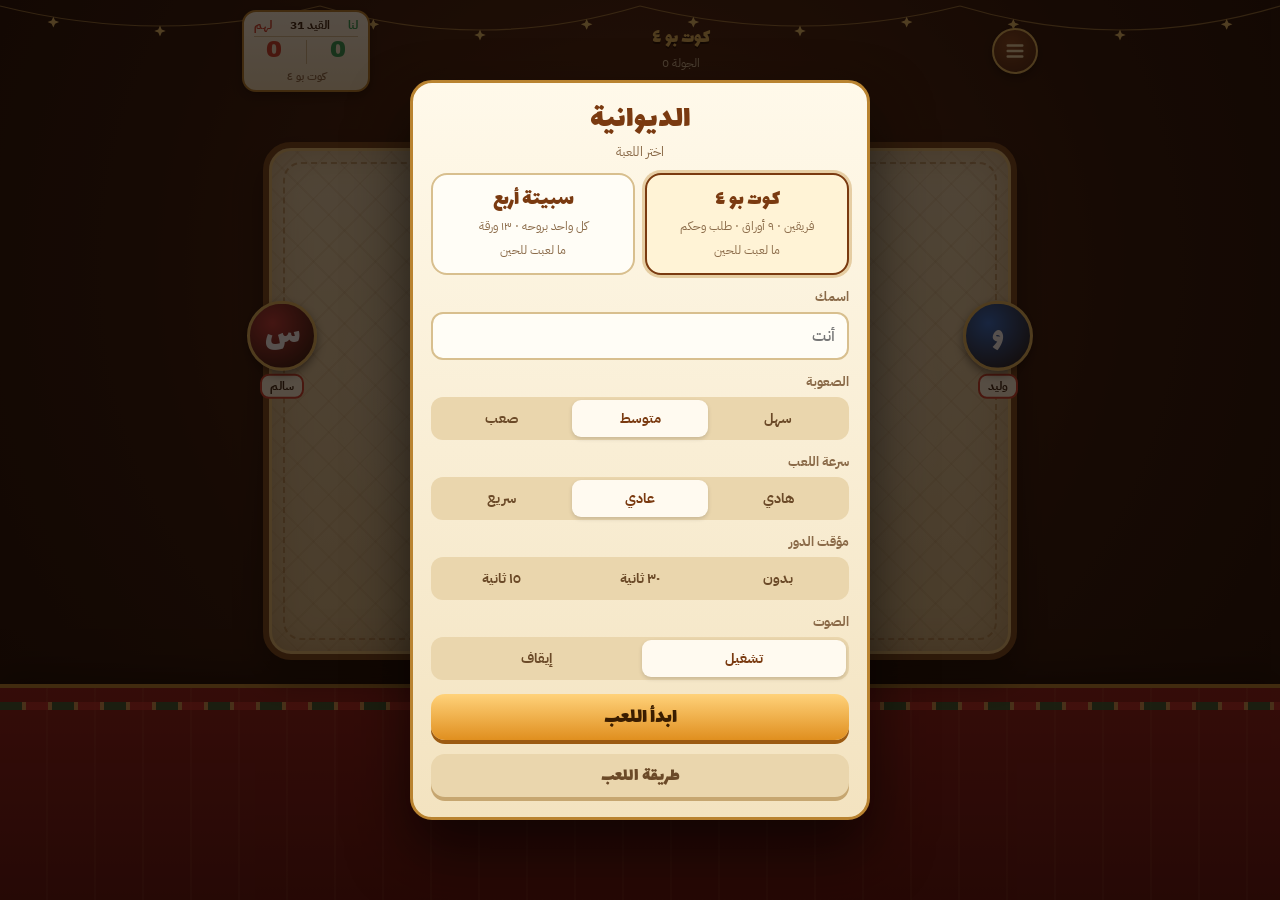
<file: kout.html>
<!doctype html>
<html lang="ar" dir="rtl">
<head>
<meta charset="utf-8">
<meta name="viewport" content="width=device-width, initial-scale=1, maximum-scale=1, user-scalable=no, viewport-fit=cover">
<meta name="theme-color" content="#2a150b">
<meta name="apple-mobile-web-app-capable" content="yes">
<meta name="mobile-web-app-capable" content="yes">
<meta name="apple-mobile-web-app-status-bar-style" content="black-translucent">
<meta name="description" content="كوت بو ٤ وسبيتة أربع — ورق جنجفة كلاسيكي على طاولة مجلس.">
<title>كوت وسبيتة</title>
<link rel="preconnect" href="https://fonts.googleapis.com">
<link rel="stylesheet" href="https://fonts.googleapis.com/css2?family=Lalezar&family=IBM+Plex+Sans+Arabic:wght@400;500;700&display=swap">
<style>
:root{
  /* layout: majlis room — carpet table in the middle, partner on top, opponents left/right, your hand fanned along the bottom */
  --wood:#2a150b; --cushion:#8f1d1b; --cushion2:#5e100f;
  --gold:#e9bd62; --gold2:#b98330; --cream:#f7ecd2; --ink:#3a2412; --mu:#8a6a48;
  --carpet:#ecdcb6; --carpet2:#d8bf8c;
  --us:#2f9e57; --them:#d2412f;
  --f-display:'Lalezar',Tahoma,sans-serif; --f-body:'IBM Plex Sans Arabic',Tahoma,sans-serif;
  --cw:clamp(64px,22vw,118px); /* hand card width; height = width × 1.45 */
  --tw:clamp(48px,14vw,86px);  /* trick card width */
  color-scheme:dark;
}
*{box-sizing:border-box;-webkit-tap-highlight-color:transparent}
html,body{height:100%;margin:0}
body{background:radial-gradient(ellipse at 50% 30%,#5a2e17 0%,#2a150b 55%,#160a05 100%);color:var(--cream);font-family:var(--f-body);overflow:hidden;user-select:none;-webkit-user-select:none}
button{font-family:inherit;color:inherit}
button:focus-visible{outline:3px solid var(--gold);outline-offset:2px}
.hidden{display:none!important}

.garland{position:fixed;top:0;left:0;width:100%;height:64px;pointer-events:none;opacity:.9}
.cushions{position:fixed;left:0;right:0;bottom:0;height:30%;pointer-events:none;
  background:repeating-linear-gradient(90deg,transparent 0 46px,rgba(255,210,140,.06) 46px 48px),linear-gradient(var(--cushion),var(--cushion2));
  border-top:4px solid var(--gold2);box-shadow:0 -10px 30px rgba(0,0,0,.5)}
.cushions::before{content:"";position:absolute;inset:14px 0 auto;height:8px;background:repeating-linear-gradient(90deg,#1f6b3a 0 22px,var(--gold) 22px 26px,#c9302c 26px 48px,var(--gold) 48px 52px);opacity:.75}

#app{position:fixed;inset:0;z-index:1;display:grid;grid-template-columns:minmax(0,1fr);grid-template-rows:auto minmax(0,1fr) auto;justify-items:center}
.top{width:100%;max-width:820px;display:flex;align-items:center;justify-content:space-between;gap:8px;padding:calc(env(safe-area-inset-top) + 10px) 12px 4px}
.round-btn{width:46px;height:46px;flex:none;border-radius:50%;border:2px solid var(--gold);background:radial-gradient(circle at 40% 35%,#8a4b22,#4a2410);display:grid;place-items:center;cursor:pointer;box-shadow:0 4px 10px rgba(0,0,0,.45)}
.round-btn svg{width:22px;height:22px}
.status{flex:1;min-width:0;text-align:center}
.status b{display:block;font:400 20px/1.15 var(--f-display);color:var(--gold);text-shadow:0 2px 0 rgba(0,0,0,.5);white-space:nowrap;overflow:hidden;text-overflow:ellipsis}
.status small{font-size:12px;color:#d9c3a0}
.score{background:linear-gradient(#fff8e6,#f1e1bd);color:var(--ink);border:2px solid var(--gold2);border-radius:14px;padding:4px 10px 5px;min-width:128px;box-shadow:0 4px 12px rgba(0,0,0,.4);font-variant-numeric:tabular-nums}
.score .hd{display:flex;justify-content:space-between;font-size:12px;font-weight:700;border-bottom:1px solid #d9c195;padding-bottom:2px;gap:8px}
.score .sc-big{display:flex;justify-content:space-around;align-items:center;font:400 28px/1.1 var(--f-display)}
.score .sc-big i{width:1px;height:24px;background:#d0b98d}
.score .ft{font-size:11px;text-align:center;color:var(--mu);font-weight:700}
.score .rows{display:grid;grid-template-columns:auto auto;gap:0 10px;font-size:13px;font-weight:700}
.score .rows span:nth-child(even){text-align:left;font:400 17px/1.25 var(--f-display)}
.us{color:var(--us)} .them{color:var(--them)}

/* the table */
.stage{width:100%;max-width:820px;position:relative;min-height:0;padding:0 8px}
.carpet{position:absolute;inset:8% 4% 2%;border-radius:28px;background:
  radial-gradient(ellipse at 50% 50%,rgba(255,255,255,.35),transparent 60%),
  repeating-linear-gradient(45deg,rgba(150,105,50,.09) 0 2px,transparent 2px 22px),
  repeating-linear-gradient(-45deg,rgba(150,105,50,.09) 0 2px,transparent 2px 22px),
  linear-gradient(var(--carpet),var(--carpet2));
  border:6px solid #7a4a1e;box-shadow:inset 0 0 0 3px #e7c27a,inset 0 0 40px rgba(120,70,20,.35),0 18px 30px rgba(0,0,0,.5)}
.carpet::after{content:"";position:absolute;inset:14px;border-radius:18px;border:2px dashed rgba(160,110,50,.5)}
.medal{position:absolute;left:50%;top:50%;width:46%;aspect-ratio:1;transform:translate(-50%,-50%);border-radius:50%;border:2px solid rgba(160,110,50,.35);box-shadow:inset 0 0 0 10px rgba(160,110,50,.08)}
.trump{position:absolute;left:8%;bottom:6%;display:flex;align-items:center;gap:6px;background:#fff7e4;color:var(--ink);border:2px solid var(--gold2);border-radius:12px;padding:3px 10px;font:700 13px var(--f-body);box-shadow:0 3px 8px rgba(0,0,0,.25)}
.trump .sy{font:700 22px/1 Georgia,serif}
.red{color:#c8202a}.blk{color:#17171d}

.seat{position:absolute;display:flex;flex-direction:column;align-items:center;gap:3px;transform:translate(-50%,-50%);z-index:3}
.seat[data-p="0"]{left:50%;top:92%}
.seat[data-p="1"]{left:calc(100% - clamp(36px,9vw,52px));top:47%}
.seat[data-p="2"]{left:50%;top:9%}
.seat[data-p="3"]{left:clamp(36px,9vw,52px);top:47%}
.ava{position:relative;width:clamp(50px,13vw,70px);aspect-ratio:1;border-radius:50%;display:grid;place-items:center;font:400 clamp(22px,6vw,32px) var(--f-display);color:#fff;border:3px solid var(--gold);box-shadow:0 4px 10px rgba(0,0,0,.45)}
.seat[data-p="0"] .ava{width:clamp(40px,10vw,54px);font-size:clamp(18px,5vw,24px)}
.ava svg.tm{position:absolute;inset:-7px;width:calc(100% + 14px);height:calc(100% + 14px);transform:rotate(-90deg)}
.ava svg.tm circle{fill:none;stroke:#3fe08a;stroke-width:5;stroke-linecap:round;stroke-dasharray:189;animation:tm linear forwards}
@keyframes tm{to{stroke-dashoffset:189}}
.seat.act .ava{box-shadow:0 0 0 4px rgba(233,189,98,.45),0 0 22px rgba(255,210,120,.8)}
.tag{background:#fff6df;color:var(--ink);border:2px solid var(--us);border-radius:9px;padding:0 8px;font:700 12px/1.7 var(--f-body);white-space:nowrap;max-width:110px;overflow:hidden;text-overflow:ellipsis}
.tag.them{border-color:var(--them)}
.sub{font:700 11px var(--f-body);background:rgba(42,21,11,.8);color:#ffe6ae;border-radius:8px;padding:0 7px;white-space:nowrap;font-variant-numeric:tabular-nums}
.fan{display:flex;height:34px;align-items:flex-end}
.fan i{width:22px;height:32px;margin-inline:-7px;border-radius:3px;background:repeating-linear-gradient(45deg,#c46f22 0 2px,#eca844 2px 7px);border:2px solid #fffaf0;box-shadow:0 1px 3px rgba(0,0,0,.4)}
.seat[data-p="1"] .fan,.seat[data-p="3"] .fan{height:30px}
.bubble{position:absolute;top:-10px;background:#fff;color:var(--ink);font:400 18px/1 var(--f-display);padding:8px 12px 6px;border-radius:14px;box-shadow:0 4px 12px rgba(0,0,0,.35);white-space:nowrap;animation:pop .25s cubic-bezier(.2,1.5,.4,1);z-index:5}
.seat[data-p="1"] .bubble{right:100%;margin-right:6px}
.seat[data-p="3"] .bubble{left:100%;margin-left:6px}
.seat[data-p="2"] .bubble{top:auto;bottom:-14px;left:100%;margin-left:4px}
.seat[data-p="0"] .bubble{top:-44px}
@keyframes pop{from{transform:scale(.4);opacity:0}}

.trick{position:absolute;left:50%;top:50%;width:0;height:0;z-index:4}
.tc{position:absolute;width:var(--tw);left:calc(var(--tw) / -2);top:calc(var(--tw) * -0.725);transition:transform .32s cubic-bezier(.2,.9,.3,1),opacity .35s;filter:drop-shadow(0 4px 6px rgba(0,0,0,.35))}
.tc.win{filter:drop-shadow(0 0 6px var(--gold)) drop-shadow(0 4px 6px rgba(0,0,0,.35))}
.pc{display:block;aspect-ratio:100/145;background:#fff;border:1px solid #cfc8b6;border-radius:8%/5.5%;padding:3.2% 3.6%;overflow:hidden}
.pc img{width:100%;height:100%;display:block;object-fit:contain;pointer-events:none;-webkit-user-drag:none}
.pc.jk{padding:0}
.pc.jk img{object-fit:cover}

#toast{position:absolute;left:50%;top:30%;transform:translate(-50%,-50%);pointer-events:none;font:400 clamp(22px,6vw,36px)/1.1 var(--f-display);color:#fff;text-shadow:0 3px 0 #7a3a10,0 0 18px rgba(0,0,0,.6);white-space:nowrap;opacity:0;z-index:6}
#toast.show{animation:toast 1.4s ease forwards}
@keyframes toast{0%{opacity:0;transform:translate(-50%,-30%) scale(.7)}15%{opacity:1;transform:translate(-50%,-50%) scale(1.08)}25%{transform:translate(-50%,-50%) scale(1)}80%{opacity:1}100%{opacity:0;transform:translate(-50%,-75%)}}

/* me */
.me{width:100%;max-width:820px;min-width:0;padding:0 10px calc(env(safe-area-inset-bottom) + 8px);position:relative;z-index:2}
#bar{position:relative;z-index:5;min-height:46px;display:flex;align-items:center;justify-content:center;gap:7px;flex-wrap:wrap;text-align:center;font-size:14px;font-weight:700;color:#fbe9c4;padding:2px 0 22px}
#hand{height:calc(var(--cw) * 1.45 + 26px);display:flex;justify-content:center;align-items:flex-end;direction:ltr;padding-bottom:4px}
.card{width:var(--cw);aspect-ratio:100/145;padding:0;border:0;background:none;cursor:pointer;transition:transform .18s,filter .18s;transform-origin:50% 100%;filter:drop-shadow(0 4px 6px rgba(0,0,0,.45));position:relative}
.card + .card{margin-left:calc(var(--cw) * var(--ov,-0.5))}
.card .pc{width:100%;height:100%}
.card.dim .pc{filter:brightness(.6) saturate(.6)}
.card.sel{filter:drop-shadow(0 0 8px var(--gold)) drop-shadow(0 6px 8px rgba(0,0,0,.5))}
.card.deal{animation:dealIn .4s cubic-bezier(.2,1.2,.4,1) backwards}
@keyframes dealIn{from{transform:translateY(-55vh) rotate(25deg);opacity:0}}
.msg{background:rgba(42,21,11,.88);border:1px solid rgba(233,189,98,.5);border-radius:20px;padding:6px 14px;box-shadow:0 3px 10px rgba(0,0,0,.4)}
.chip{font:400 18px/1 var(--f-display);border:0;border-radius:12px;padding:10px 14px 8px;cursor:pointer;background:linear-gradient(#ffd27a,#e59a2a);color:#3a1d00;box-shadow:0 3px 0 #9c5b12;min-width:44px}
.chip:active{transform:translateY(2px);box-shadow:0 1px 0 #9c5b12}
.chip:disabled{opacity:.35;cursor:not-allowed}
.chip.ghost{background:rgba(255,255,255,.1);color:#fbe9c4;box-shadow:none;border:1px solid rgba(255,230,180,.35)}
.chip.on{background:linear-gradient(#9be7b5,#2f9e57);color:#06280f;box-shadow:0 3px 0 #1d6a39}
.chip .sy{font:700 22px/1 Georgia,serif;vertical-align:-2px}
.chip.suit{background:#fffaf0;box-shadow:0 3px 0 #c6a670;min-width:56px}

/* sheets */
.scrim{position:fixed;inset:0;z-index:40;background:rgba(15,6,2,.7);display:grid;place-items:center;padding:16px;animation:fade .2s}
@keyframes fade{from{opacity:0}}
.sheet{width:min(100%,460px);max-height:calc(100% - 8px);overflow:auto;background:linear-gradient(#fff9ea,#f3e3c0);color:var(--ink);border:3px solid var(--gold2);border-radius:22px;padding:20px 18px;box-shadow:0 30px 60px rgba(0,0,0,.6)}
.sheet h2{font:400 32px/1.1 var(--f-display);text-align:center;margin:0 0 4px;color:#7a3a10}
.sheet .lead{text-align:center;color:var(--mu);font-size:13px;margin:0 0 12px}
.sheet label.l{display:block;font-weight:700;font-size:13px;color:var(--mu);margin:12px 0 6px}
.sheet input[type=text]{width:100%;font:500 16px var(--f-body);padding:10px 12px;border-radius:12px;border:2px solid #d8bf8e;background:#fffdf6;color:var(--ink)}
.games{display:grid;grid-template-columns:1fr 1fr;gap:10px}
.gcard{border:2px solid #d8bf8e;background:#fffdf6;border-radius:16px;padding:12px 10px;cursor:pointer;text-align:center;color:var(--ink)}
.gcard.on{border-color:#7a3a10;background:#fff3d6;box-shadow:0 0 0 3px rgba(185,131,48,.35)}
.gcard b{display:block;font:400 22px/1.2 var(--f-display);color:#7a3a10}
.gcard small{font-size:12px;color:var(--mu)}
.seg{display:flex;background:#ead6ad;border-radius:12px;padding:3px;gap:3px}
.seg button{flex:1;border:0;background:none;border-radius:9px;padding:8px 4px;font-weight:700;font-size:14px;color:#6b4a28;cursor:pointer}
.seg button.on{background:#fffaf0;color:#7a3a10;box-shadow:0 2px 4px rgba(0,0,0,.15)}
.big{display:block;width:100%;margin-top:14px;font:400 22px/1 var(--f-display);border:0;border-radius:14px;padding:13px 0 11px;cursor:pointer;background:linear-gradient(#ffd27a,#e08f1f);color:#3a1d00;box-shadow:0 4px 0 #9c5b12}
.big.alt{background:#ead6ad;box-shadow:0 4px 0 #c6a670;color:#6b4a28;font-size:19px}
.big:active{transform:translateY(2px)}
.rules{font-size:14px;line-height:1.75}
.rules h3{font:400 20px var(--f-display);color:#7a3a10;margin:12px 0 2px}
.rules p{margin:4px 0}
table.sum{width:100%;border-collapse:collapse;font-size:14px;font-variant-numeric:tabular-nums;margin-top:6px}
table.sum td,table.sum th{padding:6px;border-bottom:1px solid #e3cf9f;text-align:center}
table.sum th{font-size:12px;color:var(--mu)}
table.sum td:first-child,table.sum th:first-child{text-align:right}
.res{font:400 48px/1 var(--f-display);text-align:center;margin:6px 0}

@media (orientation:landscape) and (min-width:760px){
  :root{--cw:clamp(70px,8vw,110px);--tw:clamp(56px,6.5vw,84px)}
  .cushions{height:24%}
}
@media (prefers-reduced-motion:reduce){*{animation-duration:.01ms!important;transition-duration:.01ms!important}}
</style>
</head>
<body>
<svg class="garland" id="garland" aria-hidden="true"></svg>
<div class="cushions" aria-hidden="true"></div>

<div id="app">
  <header class="top">
    <button class="round-btn" id="menuBtn" aria-label="القائمة"><svg viewBox="0 0 24 24" fill="none" stroke="#f7e3b4" stroke-width="2.6" stroke-linecap="round"><path d="M4 6h16M4 12h16M4 18h16"/></svg></button>
    <div class="status"><b id="stTitle">كوت وسبيتة</b><small id="stSub"></small></div>
    <div class="score" id="score"></div>
  </header>
  <main class="stage" id="stage">
    <div class="carpet"><div class="medal"></div></div>
    <div id="seats"></div>
    <div class="trick" id="trick"></div>
    <div class="trump hidden" id="trump"></div>
    <div id="toast"></div>
  </main>
  <section class="me">
    <div id="bar"></div>
    <div id="hand"></div>
  </section>
</div>
<div id="modal"></div>

<script>
'use strict';
/* ================= basics ================= */
const $ = s => document.querySelector(s);
const esc = s => String(s).replace(/[&<>"]/g, ch => ({'&': '&amp;', '<': '&lt;', '>': '&gt;', '"': '&quot;'}[ch]));
const store = {
  get(k, d) { try { const v = localStorage.getItem('kout.' + k); return v == null ? d : JSON.parse(v); } catch { return d; } },
  set(k, v) { try { localStorage.setItem('kout.' + k, JSON.stringify(v)); } catch {} }
};
const SET = Object.assign({name: '', game: 'kout', level: 'medium', speed: 'normal', sound: true, cap: 101}, store.get('settings', {}));
const saveSet = () => store.set('settings', SET);
const Q = new URLSearchParams(location.search);
const AUTO = Q.get('auto') === '1', TURBO = AUTO && Q.get('turbo') === '1';
if (AUTO && Q.get('g')) SET.game = Q.get('g');
const spd = ms => TURBO ? 0 : ms * (SET.speed === 'fast' ? .55 : SET.speed === 'slow' ? 1.5 : 1);
const wait = ms => new Promise(r => setTimeout(r, TURBO ? 0 : ms));
const shuffle = a => { for (let i = a.length - 1; i > 0; i--) { const j = Math.floor(Math.random() * (i + 1)); [a[i], a[j]] = [a[j], a[i]]; } return a; };

/* seats: 0 = you (bottom), 1 = right, 2 = top (your partner in كوت), 3 = left; play goes 0 → 1 → 2 → 3 (to the right) */
const NAMES = ['', 'وليد', 'علي', 'سالم'];
const AV_BG = ['#2f9e57', '#2f6fd0', '#c98a12', '#c23b3b'];
const SY = {S: '♠', H: '♥', D: '♦', C: '♣'};
const SN = {S: 'سبيت', H: 'حاس', D: 'ديمن', C: 'كلفس'};
const RED = {H: 1, D: 1};
const RN = {11: 'J', 12: 'Q', 13: 'K', 14: 'A'};
const rk = r => RN[r] || String(r);
const isJk = c => c.s === 'X';
const cardSrc = c => isJk(c) ? (c.r === 15 ? 'cards/joker-color.png' : 'cards/joker-bw.png') : `cards/${rk(c.r)}${c.s}.webp`;
const cardHTML = c => `<span class="pc${isJk(c) ? ' jk' : ''}"><img src="${cardSrc(c)}" alt="" draggable="false"></span>`;
const cardName = c => isJk(c) ? (c.r === 15 ? 'الجيكر' : 'الميكر') : `${rk(c.r)} ${SN[c.s]}`;
const sameCard = (a, b) => a.s === b.s && a.r === b.r;

/* ================= sound ================= */
let AC = null;
function tone(f, d, type = 'sine', vol = .07, f2) {
  const t0 = AC.currentTime, o = AC.createOscillator(), g = AC.createGain();
  o.type = type; o.frequency.setValueAtTime(f, t0); if (f2) o.frequency.exponentialRampToValueAtTime(f2, t0 + d);
  g.gain.setValueAtTime(vol, t0); g.gain.exponentialRampToValueAtTime(.0001, t0 + d);
  o.connect(g).connect(AC.destination); o.start(t0); o.stop(t0 + d + .02);
}
function sfx(k) {
  if (!SET.sound || TURBO) return;
  try {
    AC = AC || new (window.AudioContext || window.webkitAudioContext)();
    if (AC.state === 'suspended') AC.resume();
    if (k === 'card') { const b = AC.createBuffer(1, AC.sampleRate * .1, AC.sampleRate), d = b.getChannelData(0); for (let i = 0; i < d.length; i++) d[i] = (Math.random() * 2 - 1) * (1 - i / d.length) ** 2; const s = AC.createBufferSource(), f = AC.createBiquadFilter(), g = AC.createGain(); f.type = 'bandpass'; f.frequency.value = 2600; g.gain.value = .35; s.buffer = b; s.connect(f).connect(g).connect(AC.destination); s.start(); }
    else if (k === 'tick') tone(880, .05, 'sine', .04);
    else if (k === 'turn') tone(740, .12, 'sine', .05);
    else if (k === 'win') tone(523, .14, 'triangle', .06, 784);
    else if (k === 'bad') tone(330, .25, 'sawtooth', .05, 110);
    else if (k === 'fanfare') [523, 659, 784, 1047].forEach((f, i) => setTimeout(() => tone(f, .3, 'triangle', .08), i * 140));
    else if (k === 'lose') [392, 330, 262].forEach((f, i) => setTimeout(() => tone(f, .35, 'triangle', .07), i * 180));
  } catch {}
}

/* ================= game rules ================= */
/* ---- كوت بو ٤: 36 cards (7–A in every suit, 6♠ 6♣, two jokers), 9 each, teams 0+2 vs 1+3 ---- */
const KOUT = {
  key: 'kout', title: 'كوت بو ٤', team: true, handSize: 9, target: 31,
  deck() {
    const d = [];
    for (const s of 'SHDC') for (let r = 7; r <= 14; r++) d.push({s, r});
    d.push({s: 'S', r: 6}, {s: 'C', r: 6}, {s: 'X', r: 15}, {s: 'X', r: 16});
    return d;
  },
  suit: c => isJk(c) ? G.trump : c.s, // jokers belong to the trump suit
  power(c, led) {
    if (c.s === 'X') return c.r === 15 ? 1000 : 998;             // الجيكر > خال الحكم > الميكر
    if (c.s === G.trump) return c.r === 14 ? 999 : 900 + c.r;
    return c.s === led ? 100 + c.r : 0;
  },
  sort(h) {
    const ord = G.trump ? [G.trump, ...'SHCD'.replace(G.trump, '')] : [...'SHCD'];
    const w = c => isJk(c) ? -1 : ord.indexOf(c.s);
    return h.sort((a, b) => w(a) - w(b) || (isJk(a) && isJk(b) ? a.r - b.r : b.r - a.r));
  }
};
/* ---- سبيتة أربع: 52 cards, 13 each, every player for himself, avoid hearts, Q♠ and 10♦ ---- */
const SBEITA = {
  key: 'sbeita', title: 'سبيتة أربع', team: false, handSize: 13, passN: 4,
  deck() { const d = []; for (const s of 'SHDC') for (let r = 2; r <= 14; r++) d.push({s, r}); return d; },
  suit: c => c.s,
  power: (c, led) => c.s === led ? c.r : 0,
  sort: h => h.sort((a, b) => 'CDSH'.indexOf(a.s) - 'CDSH'.indexOf(b.s) || a.r - b.r)
};
const isQs = c => c.s === 'S' && c.r === 12, isTd = c => c.s === 'D' && c.r === 10;
const isPen = c => c.s === 'H' || isQs(c) || isTd(c);

let G = null;
const R = () => G.rules;
const mate = (a, b) => R().team && a !== b && a % 2 === b % 2;
const ledSuit = () => G.trick.length ? R().suit(G.trick[0].c) : null;
const trickWinner = () => { const led = ledSuit(); return G.trick.reduce((a, b) => R().power(b.c, led) > R().power(a.c, led) ? b : a).p; };

function legal(p, c) {
  const h = G.hands[p], led = ledSuit();
  if (led) {
    if (h.some(x => R().suit(x) === led)) return R().suit(c) === led;
    if (R() === SBEITA && G.tn === 0 && isPen(c) && h.some(x => !isPen(x))) return false; // no points on the first trick
    return true;
  }
  if (R() === SBEITA) {
    if (G.tn === 0 && c.s === 'H' && h.some(x => x.s !== 'H')) return false;
    if (c.s === 'H' && !G.broken && h.some(x => x.s !== 'H')) return false; // hearts can't lead until broken
  }
  return true;
}
const legalCards = p => G.hands[p].filter(c => legal(p, c));

/* ================= AI ================= */
const seenSet = () => new Set(G.played.map(c => c.s + c.r));
function higherOut(c, p) { // unseen cards of the same (effective) suit that beat c, not in p's hand
  const seen = seenSet(), mine = new Set(G.hands[p].map(x => x.s + x.r)), led = R().suit(c);
  return R().deck().filter(x => !seen.has(x.s + x.r) && !mine.has(x.s + x.r) && R().suit(x) === led && R().power(x, led) > R().power(c, led)).length;
}
function koutEstimate(h, t) {
  const tr = h.filter(c => isJk(c) || c.s === t), n = tr.length;
  let e = 0;
  for (const c of tr) {
    if (isJk(c) || c.r === 14) e += 1;
    else if (c.r === 13) e += n >= 3 ? .85 : .45;
    else if (c.r === 12) e += n >= 4 ? .6 : .25;
  }
  e += Math.max(0, n - 3) * .7;
  for (const s of 'SHDC') {
    if (s === t) continue;
    const side = h.filter(c => c.s === s);
    if (side.some(c => c.r === 14)) e += .9;
    if (side.some(c => c.r === 13)) e += side.length >= 2 ? .45 : .15;
    if (!side.length && n >= 3) e += .4;
  }
  return e;
}
function botBid(p) {
  const h = G.hands[p];
  let best = {t: 'S', e: -1};
  for (const t of 'SHDC') { const e = koutEstimate(h, t); if (e > best.e) best = {t, e}; }
  const lvl = SET.level, est = best.e + (lvl === 'easy' ? 2.2 : 2.6) + (Math.random() - .5) * (lvl === 'hard' ? .4 : 1.2);
  let want = Math.min(9, Math.floor(est));
  return {bid: want, trump: best.t};
}
function botPlay(p) {
  const opts = legalCards(p), led = ledSuit(), rules = R(), pw = c => rules.power(c, led);
  const lo = arr => arr.reduce((a, b) => pw(b) < pw(a) || (pw(b) === pw(a) && b.r < a.r) ? b : a);
  const hi = arr => arr.reduce((a, b) => pw(b) > pw(a) ? b : a);
  if (SET.level === 'easy' && Math.random() < .35) return opts[Math.floor(Math.random() * opts.length)];
  return rules === KOUT ? koutPlay(p, opts, led, lo, hi) : sbeitaPlay(p, opts, led);
}
function koutPlay(p, opts, led, lo, hi) {
  const t = G.trump, isTr = c => isJk(c) || c.s === t, bidTeam = G.bidder % 2 === p % 2;
  if (!G.trick.length) {
    const trumps = opts.filter(isTr), sure = opts.filter(c => higherOut(c, p) === 0);
    if (bidTeam && trumps.length >= 2) { const top = trumps.filter(c => higherOut(c, p) === 0); if (top.length) return hi(top); }
    const sideSure = sure.filter(c => !isTr(c)); if (sideSure.length) return sideSure[0];
    const side = opts.filter(c => !isTr(c));
    if (side.length) return side.reduce((a, b) => b.r < a.r ? b : a);
    return lo(opts);
  }
  const w = trickWinner(), cur = G.trick.find(x => x.p === w).c, last = G.trick.length === 3;
  const beat = opts.filter(c => KOUT.power(c, led) > KOUT.power(cur, led));
  if (mate(w, p) && (last || higherOut(cur, p) === 0 || KOUT.power(cur, led) >= 900)) return lo(opts);
  if (beat.length) {
    const safe = beat.filter(c => last || higherOut(c, p) === 0);
    return lo(safe.length ? safe : beat);
  }
  // can't win: throw the cheapest card, keep trumps
  const nonTr = opts.filter(c => !isTr(c));
  return nonTr.length ? nonTr.reduce((a, b) => b.r < a.r ? b : a) : lo(opts);
}
function sbeitaPlay(p, opts, led) {
  const h = G.hands[p], hasQ = h.some(isQs), qLive = !G.played.some(isQs);
  if (!G.trick.length) {
    const score = c => {
      let v = Math.abs(c.r - 7) * 2 + higherOut(c, p) * -1.5;
      if (higherOut(c, p) === 0) v += 60;
      if (c.s === 'S') v += hasQ ? 200 : qLive && c.r < 12 ? -14 : c.r >= 13 ? 150 : 0;
      if (c.s === 'D' && h.some(isTd)) v += 80;
      if (c.s === 'H') v += 25 + c.r;
      if (isQs(c)) v += 500; if (isTd(c)) v += 300;
      if (h.filter(x => x.s === c.s).length <= 2 && higherOut(c, p) > 0) v -= 6;
      return v;
    };
    return opts.reduce((a, b) => score(b) < score(a) ? b : a);
  }
  const follow = opts.filter(c => c.s === led);
  const top = Math.max(...G.trick.filter(t => t.c.s === led).map(t => t.c.r));
  const pts = G.trick.some(t => isPen(t.c)), last = G.trick.length === 3;
  if (follow.length) {
    if (led === 'S' && top > 12) { const q = follow.find(isQs); if (q) return q; }
    if (led === 'D' && top > 10) { const t = follow.find(isTd); if (t) return t; }
    const under = follow.filter(c => c.r < top && !(isQs(c) && !(top > 12)));
    if (under.length) return under.reduce((a, b) => b.r > a.r ? b : a);           // highest card that still ducks
    if (last && !pts) return follow.filter(c => !isQs(c) && !isTd(c)).reduce((a, b) => b.r > a.r ? b : a, follow[0]);
    const safe = follow.filter(c => !isQs(c) && !isTd(c));
    return (safe.length ? safe : follow).reduce((a, b) => b.r < a.r ? b : a);
  }
  // void: unload the worst card
  const dump = c => isQs(c) ? 1000 : isTd(c) ? 800 : c.s === 'S' && c.r > 12 && qLive && !hasQ ? 600 + c.r : c.s === 'H' ? 200 + c.r * 3 : c.r * 4 + (h.filter(x => x.s === c.s).length <= 2 ? 40 : 0);
  return opts.reduce((a, b) => dump(b) > dump(a) ? b : a);
}
function botPass(p) {
  const h = G.hands[p], spLow = h.filter(c => c.s === 'S' && c.r < 12).length;
  const v = c => { let x = c.r; if (isQs(c)) x += spLow >= 4 ? -30 : 45; if (c.s === 'S' && c.r > 12) x += spLow >= 4 && h.some(isQs) ? -10 : 22; if (isTd(c)) x += h.filter(y => y.s === 'D' && y.r < 10).length >= 3 ? -8 : 28; if (c.s === 'H') x += c.r >= 10 ? 10 : -4; if (c.r <= 5 && c.s !== 'H') x -= 10; return x; };
  return [...h].sort((a, b) => v(b) - v(a)).slice(0, SBEITA.passN);
}

/* ================= drawing ================= */
function seatName(p) { return G.seats[p].name; }
function drawScore() {
  const el = $('#score');
  if (R() === KOUT) {
    el.innerHTML = `<div class="hd"><span class="us">لنا</span><span>القيد ${KOUT.target}</span><span class="them">لهم</span></div>
      <div class="sc-big"><span class="us">${G.total[0]}</span><i></i><span class="them">${G.total[1]}</span></div>
      <div class="ft">${G.bid ? `أكلات: <span class="us">${G.won[0]}</span> · <span class="them">${G.won[1]}</span>` : 'كوت بو ٤'}</div>`;
  } else {
    el.innerHTML = `<div class="hd"><span>سبيتة أربع</span><span>القيد ${G.cap}</span></div>
      <div class="rows">${[0, 1, 2, 3].map(p => `<span>${esc(seatName(p))}</span><span>${G.total[p]}</span>`).join('')}</div>`;
  }
}
function livePts(p) {
  const t = G.taken[p];
  if (!t.length) return G.minus[p] ? -10 : -5;
  let v = t.filter(c => c.s === 'H').length + (t.some(isQs) ? (G.decl.q >= 0 ? 26 : 13) : 0) + (t.some(isTd) ? (G.decl.t >= 0 ? 20 : 10) : 0);
  if (G.minus[p]) v += 20;
  return v;
}
function drawSeats() {
  let h = '';
  for (let p = 0; p < 4; p++) {
    const s = G.seats[p], act = G.cur === p && (G.phase === 'play' || G.phase === 'bid');
    const cls = R().team ? (p % 2 === 0 ? '' : ' them') : '';
    let sub = '';
    if (R() === KOUT) {
      if (G.bidder === p && G.bid) sub = `طلب ${G.bid} ${SY[G.trump] || ''}`;
    } else if (G.phase === 'play' || G.phase === 'done' || G.phase === 'decl') {
      const tags = [];
      if (G.decl.q === p) tags.push('علّن Q♠'); if (G.decl.t === p) tags.push('علّن 10♦'); if (G.minus[p]) tags.push('ماينس');
      const shown = G.tn > 0 || G.phase === 'done';
      sub = [shown ? `${livePts(p) > 0 ? '+' : ''}${livePts(p)}` : '', ...tags].filter(Boolean).join(' · ');
    }
    const n = G.hands[p].length, fan = p === 0 ? '' : `<div class="fan">${'<i></i>'.repeat(Math.min(n, 9))}</div>`;
    const timer = act && !s.bot && G.timerAt ? `<svg class="tm" viewBox="0 0 64 64"><circle cx="32" cy="32" r="30" style="animation-duration:${G.timerLen}s;animation-delay:${-(Date.now() - G.timerAt) / 1000}s"/></svg>` : '';
    h += `<div class="seat${act ? ' act' : ''}" data-p="${p}">${p === 2 ? fan : ''}
      <div class="ava" style="background:radial-gradient(circle at 35% 30%,${AV_BG[p]},#1d1208)">${esc([...s.name][0] || '?')}${timer}</div>
      <div class="tag${cls}">${esc(s.name)}</div>${sub ? `<div class="sub">${esc(sub)}</div>` : ''}${p === 1 || p === 3 ? fan : ''}
      ${G.say[p] ? `<div class="bubble">${esc(G.say[p])}</div>` : ''}</div>`;
  }
  $('#seats').innerHTML = h;
  const tr = $('#trump');
  if (R() === KOUT && G.trump) { tr.classList.remove('hidden'); tr.innerHTML = `الحكم <span class="sy ${RED[G.trump] ? 'red' : 'blk'}">${SY[G.trump]}</span> ${SN[G.trump]}`; }
  else tr.classList.add('hidden');
}
const OFF = [[0, 1.05], [1.15, 0], [0, -1.05], [-1.15, 0]]; // trick card offsets (× card width) toward each seat
function drawTrick() {
  $('#trick').innerHTML = G.trick.map((t, k) => {
    const [x, y] = OFF[t.p], rot = [-4, 6, 3, -7][t.p];
    return `<div class="tc" data-k="${k}" style="transform:translate(calc(var(--tw) * ${x}),calc(var(--tw) * ${y})) rotate(${rot}deg)">${cardHTML(t.c)}</div>`;
  }).join('');
}
function drawHand(deal) {
  const h = G.hands[0], myPlay = G.phase === 'play' && G.cur === 0 && !G.busy;
  const n = h.length;
  $('#hand').innerHTML = h.map((c, k) => {
    const off = k - (n - 1) / 2, ang = off * (n > 9 ? 2.4 : n > 6 ? 3.4 : 4.5), sel = G.sel.some(x => sameCard(x, c));
    const lift = (off * off - ((n - 1) / 2) ** 2) * (n > 9 ? .7 : 2.4) + (sel ? -26 : 0);
    const dim = myPlay && !legal(0, c);
    return `<button class="card${dim ? ' dim' : ''}${sel ? ' sel' : ''}${deal ? ' deal' : ''}" data-k="${k}" style="transform:translateY(${lift}px) rotate(${ang}deg);animation-delay:${k * 45}ms" aria-label="${cardName(c)}">${cardHTML(c)}</button>`;
  }).join('');
  fitHand();
}
// overlap the fan just enough for every card to fit the screen width
function fitHand() {
  const hand = $('#hand'), first = hand.querySelector('.card'), n = hand.children.length;
  if (!first || n < 2) return;
  const cw = first.offsetWidth, room = hand.clientWidth - cw * .5; // leave room for the tilted outer cards
  const step = Math.min(cw * .5, (room - cw) / (n - 1));
  hand.style.setProperty('--ov', (step / cw - 1).toFixed(3));
}
addEventListener('resize', () => G && fitHand());
function drawStatus() {
  $('#stTitle').textContent = R().title;
  let sub = `الجولة ${G.round}`;
  if (G.phase === 'play') sub += G.cur === 0 ? ' · دورك' : ` · دور ${seatName(G.cur)}`;
  if (R() === SBEITA && G.passDir != null && G.phase === 'pass') sub += G.passDir === 3 ? ' · بدون تمرير' : ` · تمرير ${G.passDir === 1 ? 'يمين' : 'يسار'}`;
  $('#stSub').textContent = sub;
}
function render(deal) { drawScore(); drawSeats(); drawTrick(); drawHand(deal); drawStatus(); }
function toast(msg) { const t = $('#toast'); t.textContent = msg; t.classList.remove('show'); void t.offsetWidth; t.classList.add('show'); }
function say(p, msg, ms = 1600) {
  G.say[p] = msg; drawSeats();
  const gen = G.gen; setTimeout(() => { if (G.gen === gen && G.say[p] === msg) { G.say[p] = ''; drawSeats(); } }, TURBO ? 0 : ms);
}
// plain text and leading labels sit on a dark pill so they stay readable over the cards
const setBar = html => { $('#bar').innerHTML = !html ? '' : html.startsWith('<') ? html.replace(/<span>/g, '<span class="msg">') : `<span class="msg">${html}</span>`; };

/* ================= flow ================= */
function newMatch() {
  const rules = SET.game === 'sbeita' ? SBEITA : KOUT;
  G = {
    rules, gen: (G ? G.gen : 0) + 1,
    seats: [{name: SET.name.trim() || 'أنت', bot: AUTO}, ...[1, 2, 3].map(p => ({name: NAMES[p], bot: true}))],
    total: rules.team ? [0, 0] : [0, 0, 0, 0], round: 0, dealer: Math.floor(Math.random() * 4), cap: SET.cap,
    hands: [[], [], [], []], trick: [], played: [], sel: [], say: ['', '', '', ''], phase: 'idle', cur: -1, busy: false,
    tiebreak: false
  };
}
async function newRound() {
  const gen = G.gen, rules = R();
  G.round++; G.dealer = (G.dealer + 1) % 4;
  Object.assign(G, {trick: [], played: [], sel: [], tn: 0, broken: false, trump: null, bid: 0, bidder: -1,
    won: [0, 0, 0, 0], taken: [[], [], [], []], decl: {q: -1, t: -1}, minus: [false, false, false, false], passDir: null, timerAt: 0});
  const d = shuffle(rules.deck());
  for (let p = 0; p < 4; p++) G.hands[p] = rules.sort(d.slice(p * rules.handSize, (p + 1) * rules.handSize));
  G.phase = 'deal'; G.cur = -1; render(true); sfx('card');
  await wait(spd(700)); if (gen !== G.gen) return;
  if (rules === KOUT) startBidding(); else startPassing();
}

/* ---- كوت: bidding ---- */
async function startBidding() {
  const gen = G.gen;
  G.phase = 'bid'; G.best = 0; G.bestP = -1;
  for (let k = 1; k <= 4; k++) {
    const p = (G.dealer + k) % 4; G.cur = p; render();
    let b;
    if (k === 4 && G.best === 0) { b = 5; say(p, 'ملزوم ٥', 2000); toast(`${seatName(p)} ملزوم بـ٥`); await wait(spd(900)); }
    else if (G.seats[p].bot) {
      await wait(spd(800)); if (gen !== G.gen) return;
      const w = botBid(p); b = w.bid > G.best && w.bid >= 5 ? w.bid : 0;
      if (b) G.botTrump = w.trump;
      say(p, b ? String(b) : 'باس');
    } else {
      b = await humanBid(); if (gen !== G.gen) return;
      say(0, b ? String(b) : 'باس');
    }
    if (b > G.best) { G.best = b; G.bestP = p; G.bestTrump = G.seats[p].bot ? (G.botTrump || botBid(p).trump) : null; }
    sfx('tick');
    if (G.best === 9) break;
  }
  G.bid = G.best; G.bidder = G.bestP;
  await wait(spd(500)); if (gen !== G.gen) return;
  if (G.seats[G.bidder].bot) G.trump = botBid(G.bidder).trump;
  else G.trump = await humanTrump();
  if (gen !== G.gen) return;
  KOUT.sort(G.hands[0]);
  toast(`${seatName(G.bidder)} — ${G.bid === 9 ? 'بون' : G.bid === 5 ? 'باب' : G.bid} ${SY[G.trump]}`);
  setBar('');
  G.phase = 'play'; G.cur = G.bidder; render();
  await wait(spd(700)); if (gen !== G.gen) return;
  nextTurn();
}
function humanBid() {
  return new Promise(res => {
    const opts = [5, 6, 7, 8, 9].map(b => `<button class="chip" data-bid="${b}" ${b <= G.best ? 'disabled' : ''}>${b === 9 ? 'بون' : b}</button>`).join('');
    setBar(`<span>كم تطلب؟</span>${opts}<button class="chip ghost" data-bid="0">باس</button>`);
    G.onBid = b => { G.onBid = null; setBar(''); res(b); };
    startTimer(() => G.onBid && G.onBid(0));
  });
}
function humanTrump() {
  return new Promise(res => {
    setBar(`<span>اختر الحكم:</span>${'SHDC'.split('').map(s => `<button class="chip suit" data-tr="${s}"><span class="sy ${RED[s] ? 'red' : 'blk'}">${SY[s]}</span> ${SN[s]}</button>`).join('')}`);
    G.onTrump = s => { G.onTrump = null; setBar(''); res(s); };
    startTimer(() => G.onTrump && G.onTrump(botBid(0).trump));
  });
}

/* ---- سبيتة: passing and announcing ---- */
async function startPassing() {
  const gen = G.gen;
  G.passDir = G.tiebreak ? 3 : [1, 0][(G.round - 1) % 2]; // alternate right / left; no passing on a tie-break round
  if (G.passDir === 3) { toast('جولة فاصلة — بدون تمرير'); await wait(spd(1200)); return startDeclare(); }
  G.phase = 'pass'; G.cur = -1; render();
  const mine = G.seats[0].bot ? botPass(0) : await humanPass();
  if (gen !== G.gen) return;
  const out = [mine, botPass(1), botPass(2), botPass(3)];
  const to = p => (p + (G.passDir === 1 ? 1 : 3)) % 4;
  out.forEach((o, p) => { G.hands[p] = G.hands[p].filter(c => !o.some(x => sameCard(x, c))); });
  out.forEach((o, p) => G.hands[to(p)].push(...o));
  G.hands.forEach(h => SBEITA.sort(h));
  const from = [0, 1, 2, 3].find(p => to(p) === 0);
  G.sel = out[from].slice(); render(); sfx('card');
  toast(`وصلتك ${SBEITA.passN} أوراق من ${seatName(from)}`);
  await wait(spd(1500)); if (gen !== G.gen) return;
  G.sel = []; startDeclare();
}
function humanPass() {
  return new Promise(res => {
    const upd = () => {
      const ok = G.sel.length === SBEITA.passN;
      setBar(`<span>اختر ${SBEITA.passN} أوراق تمرّرها ${G.passDir === 1 ? 'لليمين ←' : '→ لليسار'} (${seatName(G.passDir === 1 ? 1 : 3)})</span><button class="chip" data-act="pass" ${ok ? '' : 'disabled'}>مرّر</button>`);
    };
    G.onSel = upd; upd();
    G.onPass = () => { const s = G.sel.slice(); G.onPass = G.onSel = null; G.sel = []; setBar(''); res(s); };
    startTimer(() => { G.sel = botPass(0); G.onPass && G.onPass(); });
  });
}
async function startDeclare() {
  const gen = G.gen;
  G.phase = 'decl'; render();
  for (let p = 1; p < 4; p++) {
    const h = G.hands[p];
    if (h.some(isQs) && h.filter(c => c.s === 'S' && c.r < 12).length >= 4 && Math.random() < .6) G.decl.q = p;
    if (h.some(isTd) && h.filter(c => c.s === 'D' && c.r < 10).length >= 3 && Math.random() < .5) G.decl.t = p;
    if (h.filter(c => c.r >= 10).length <= 1 && Math.random() < .6) G.minus[p] = true;
  }
  if (!G.seats[0].bot) { await humanDeclare(); if (gen !== G.gen) return; }
  const ann = [];
  if (G.decl.q >= 0) ann.push(`${seatName(G.decl.q)} علّن Q♠`);
  if (G.decl.t >= 0) ann.push(`${seatName(G.decl.t)} علّن 10♦`);
  [0, 1, 2, 3].forEach(p => { if (G.minus[p]) ann.push(`${seatName(p)} ماينس`); });
  if (ann.length) toast(ann[0]);
  G.phase = 'play';
  G.cur = G.hands.findIndex(h => h.some(c => c.s === 'C' && c.r === 2)); // 2♣ opens
  render(); await wait(spd(ann.length ? 1300 : 500)); if (gen !== G.gen) return;
  nextTurn();
}
function humanDeclare() {
  return new Promise(res => {
    const h = G.hands[0];
    const upd = () => {
      const b = [];
      if (h.some(isQs)) b.push(`<button class="chip${G.decl.q === 0 ? ' on' : ''}" data-dec="q">علّن Q♠ (×٢)</button>`);
      if (h.some(isTd)) b.push(`<button class="chip${G.decl.t === 0 ? ' on' : ''}" data-dec="t">علّن 10♦ (×٢)</button>`);
      b.push(`<button class="chip${G.minus[0] ? ' on' : ''}" data-dec="m">ماينس</button>`);
      setBar(`${b.join('')}<button class="chip" data-act="go">ابدأ اللعب</button>`);
    };
    G.onDecl = k => {
      if (k === 'q') G.decl.q = G.decl.q === 0 ? -1 : 0;
      if (k === 't') G.decl.t = G.decl.t === 0 ? -1 : 0;
      if (k === 'm') G.minus[0] = !G.minus[0];
      upd(); drawSeats();
    };
    G.onGo = () => { G.onGo = G.onDecl = null; setBar(''); res(); };
    upd();
  });
}

/* ---- trick play ---- */
let timerId = null;
function startTimer(onTimeout) {
  clearTimeout(timerId);
  if (!SET.timer || AUTO) { G.timerAt = 0; return; }
  G.timerAt = Date.now(); G.timerLen = SET.timer; drawSeats();
  const gen = G.gen; timerId = setTimeout(() => { if (G.gen === gen) onTimeout(); }, SET.timer * 1000);
}
function stopTimer() { clearTimeout(timerId); G.timerAt = 0; }

async function nextTurn() {
  const gen = G.gen, p = G.cur;
  render();
  if (G.seats[p].bot) {
    await wait(spd(650 + Math.random() * 350)); if (gen !== G.gen) return;
    playCard(p, botPlay(p));
  } else {
    sfx('turn');
    const n = legalCards(0).length;
    setBar(G.trick.length ? (n === G.hands[0].length ? 'دورك' : `دورك — لازم ${SN[ledSuit()]}`) : 'دورك — ابدأ بورقة');
    startTimer(() => { if (G.cur === 0 && !G.busy) playCard(0, botPlay(0)); });
  }
}
async function playCard(p, c) {
  if (G.busy) return;
  const gen = G.gen;
  G.busy = true; stopTimer(); setBar('');
  G.hands[p] = G.hands[p].filter(x => !sameCard(x, c));
  G.trick.push({p, c}); G.played.push(c);
  if (c.s === 'H') G.broken = true;
  sfx('card');
  // fly in from the player's side
  drawHand(); drawSeats(); drawTrick();
  const el = $(`#trick .tc[data-k="${G.trick.length - 1}"]`);
  if (el && !TURBO) {
    const [x, y] = OFF[p], to = el.style.transform;
    el.style.transition = 'none'; el.style.opacity = '0';
    el.style.transform = `translate(calc(var(--tw) * ${x * 3.2}),calc(var(--tw) * ${y * 3.2})) rotate(${p === 0 ? 0 : 20}deg)`;
    void el.offsetWidth; el.style.transition = ''; el.style.opacity = '1'; el.style.transform = to;
  }
  await wait(spd(380)); if (gen !== G.gen) return;
  if (G.trick.length < 4) { G.cur = (p + 1) % 4; G.busy = false; return nextTurn(); }
  // resolve the trick
  const w = trickWinner();
  const wi = G.trick.findIndex(t => t.p === w);
  document.querySelectorAll('#trick .tc')[wi]?.classList.add('win');
  await wait(spd(750)); if (gen !== G.gen) return;
  document.querySelectorAll('#trick .tc').forEach(e => { const [x, y] = OFF[w]; e.style.transform = `translate(calc(var(--tw) * ${x * 3}),calc(var(--tw) * ${y * 3})) scale(.5)`; e.style.opacity = '0'; });
  if (R() === KOUT) G.won[w % 2]++;
  G.taken[w].push(...G.trick.map(t => t.c));
  sfx(R() === KOUT ? (w % 2 === 0 ? 'win' : 'tick') : 'tick');
  await wait(spd(380)); if (gen !== G.gen) return;
  G.trick = []; G.tn++; G.cur = w; G.busy = false;
  if (!G.hands[0].length) return endRound();
  if (R() === KOUT && koutDecided()) return endRound();
  nextTurn();
}
function koutDecided() {
  const bt = G.bidder % 2, need = G.bid, left = KOUT.handSize - G.tn;
  if (G.won[bt] >= need && need < 9) return true;           // made it
  return G.won[bt] + left < need;                            // can no longer make it
}

/* ---- scoring ---- */
async function endRound() {
  const gen = G.gen;
  G.phase = 'done'; G.cur = -1; render();
  let html, over = false, winTeam = -1;
  if (R() === KOUT) {
    const bt = G.bidder % 2, made = G.won[bt] >= G.bid, pts = [0, 0];
    if (made) { if (G.bid === 9) { pts[bt] = KOUT.target; } else pts[bt] = G.bid; }
    else pts[1 - bt] = G.bid * 2;
    G.total[0] += pts[0]; G.total[1] += pts[1];
    if (G.bid === 9 && made) { G.total[bt] = Math.max(G.total[bt], KOUT.target); }
    if (G.total[0] >= KOUT.target || G.total[1] >= KOUT.target) { over = true; winTeam = G.total[0] >= KOUT.target && G.total[0] >= G.total[1] ? 0 : 1; }
    const who = bt === 0 ? 'فريقك' : 'الخصم';
    html = `<h2>${made ? (G.bid === 9 ? 'بون!' : 'جاب طلبه') : 'ما جاب طلبه'}</h2>
      <p class="lead">${esc(seatName(G.bidder))} (${who}) طلب ${G.bid === 9 ? 'بون' : G.bid} ${SY[G.trump]} وأكلوا ${G.won[bt]}</p>
      <table class="sum"><tr><th></th><th class="us">لنا</th><th class="them">لهم</th></tr>
      <tr><td>الجولة</td><td>+${pts[0]}</td><td>+${pts[1]}</td></tr>
      <tr><td><b>المجموع</b></td><td><b>${G.total[0]}</b></td><td><b>${G.total[1]}</b></td></tr></table>`;
    sfx(made === (bt === 0) ? 'win' : 'bad');
  } else {
    const pts = [0, 1, 2, 3].map(livePts);
    pts.forEach((v, p) => { G.total[p] += v; });
    const mx = Math.max(...G.total);
    if (G.tiebreak || mx >= G.cap) {
      const mn = Math.min(...G.total);
      if (G.total.filter(x => x === mn).length > 1 && !G.tiebreak) G.tiebreak = true;
      else { over = true; G.tiebreak = false; }
    }
    html = `<h2>نهاية الجولة ${G.round}</h2>
      <table class="sum"><tr><th></th><th>الجولة</th><th>المجموع</th></tr>
      ${[0, 1, 2, 3].map(p => `<tr><td>${esc(seatName(p))}</td><td>${pts[p] > 0 ? '+' : ''}${pts[p]}</td><td><b>${G.total[p]}</b></td></tr>`).join('')}</table>
      ${G.tiebreak ? '<p class="lead">تعادل على الأقل — جولة فاصلة بدون تمرير</p>' : ''}`;
    sfx(pts[0] <= 0 ? 'win' : 'tick');
  }
  render();
  if (over) return gameOver(winTeam);
  if (AUTO) { await wait(10); if (gen === G.gen) newRound(); return; }
  sheet(html + '<button class="big" data-go="next">الجولة التالية</button>');
}
function gameOver(winTeam) {
  G.phase = 'over';
  let won, html;
  if (R() === KOUT) {
    won = winTeam === 0;
    const kout = G.total[1 - winTeam] === 0;
    html = `<h2>${won ? (kout ? 'كوت! فزتوا' : 'فزتوا!') : (kout ? 'انكوّتوا' : 'خسرتوا')}</h2>
      <div class="res"><span class="us">${G.total[0]}</span> : <span class="them">${G.total[1]}</span></div>`;
  } else {
    const order = [0, 1, 2, 3].sort((a, b) => G.total[a] - G.total[b]);
    won = order[0] === 0;
    html = `<h2>${won ? 'فزت!' : `فاز ${esc(seatName(order[0]))}`}</h2><p class="lead">أقل نقاط يفوز</p>
      <table class="sum"><tr><th>الترتيب</th><th>النقاط</th></tr>${order.map((p, k) => `<tr><td>${k + 1}. ${esc(seatName(p))}</td><td><b>${G.total[p]}</b></td></tr>`).join('')}</table>`;
  }
  const st = store.get('stats', {});
  const k = R().key; st[k] = st[k] || {w: 0, l: 0}; won ? st[k].w++ : st[k].l++;
  if (!AUTO) store.set('stats', st);
  sfx(won ? 'fanfare' : 'lose');
  if (AUTO) { window.__result = {game: R().key, rounds: G.round, total: G.total.slice()}; return; }
  sheet(html + '<button class="big" data-go="again">لعبة جديدة</button><button class="big alt" data-go="home">القائمة الرئيسية</button>');
}

/* ================= input ================= */
$('#hand').addEventListener('click', e => {
  const b = e.target.closest('.card'); if (!b || !G) return;
  const c = G.hands[0][+b.dataset.k];
  if (G.phase === 'pass' && G.onSel) {
    const i = G.sel.findIndex(x => sameCard(x, c));
    if (i >= 0) G.sel.splice(i, 1); else if (G.sel.length < SBEITA.passN) G.sel.push(c);
    sfx('tick'); drawHand(); G.onSel(); return;
  }
  if (G.phase === 'play' && G.cur === 0 && !G.busy && !G.seats[0].bot) {
    if (!legal(0, c)) { setBar(ledSuit() ? `لازم تنزل ${SN[ledSuit()]}` : 'ما تقدر تبدأ بالحاس الحين'); sfx('bad'); return; }
    playCard(0, c);
  }
});
$('#bar').addEventListener('click', e => {
  const b = e.target.closest('button'); if (!b || !G) return;
  if (b.dataset.bid != null && G.onBid) G.onBid(+b.dataset.bid);
  else if (b.dataset.tr && G.onTrump) G.onTrump(b.dataset.tr);
  else if (b.dataset.act === 'pass' && G.onPass && G.sel.length === SBEITA.passN) G.onPass();
  else if (b.dataset.dec && G.onDecl) G.onDecl(b.dataset.dec);
  else if (b.dataset.act === 'go' && G.onGo) G.onGo();
});

/* ================= menus ================= */
function sheet(html) { $('#modal').innerHTML = `<div class="scrim"><div class="sheet" role="dialog" aria-modal="true">${html}</div></div>`; }
const closeSheet = () => { $('#modal').innerHTML = ''; };
const seg = (key, opts) => `<div class="seg" data-seg="${key}">${opts.map(([v, l]) => `<button data-v="${v}" class="${String(SET[key]) === String(v) ? 'on' : ''}">${l}</button>`).join('')}</div>`;
const settingsHtml = () => `
  <label class="l">الصعوبة</label>${seg('level', [['easy', 'سهل'], ['medium', 'متوسط'], ['hard', 'صعب']])}
  <label class="l">سرعة اللعب</label>${seg('speed', [['slow', 'هادي'], ['normal', 'عادي'], ['fast', 'سريع']])}
  <label class="l">مؤقت الدور</label>${seg('timer', [[0, 'بدون'], [30, '٣٠ ثانية'], [15, '١٥ ثانية']])}
  <label class="l">الصوت</label>${seg('sound', [[true, 'تشغيل'], [false, 'إيقاف']])}`;
function homeScreen() {
  const st = store.get('stats', {}), s = k => st[k] ? `${st[k].w} فوز · ${st[k].l} خسارة` : 'ما لعبت للحين';
  sheet(`<h2>الديوانية</h2><p class="lead">اختر اللعبة</p>
    <div class="games">
      <div class="gcard${SET.game === 'kout' ? ' on' : ''}" data-game="kout"><b>كوت بو ٤</b><small>فريقين · ٩ أوراق · طلب وحكم</small><br><small>${s('kout')}</small></div>
      <div class="gcard${SET.game === 'sbeita' ? ' on' : ''}" data-game="sbeita"><b>سبيتة أربع</b><small>كل واحد بروحه · ١٣ ورقة</small><br><small>${s('sbeita')}</small></div>
    </div>
    <label class="l" for="nm">اسمك</label><input type="text" id="nm" maxlength="14" placeholder="أنت" value="${esc(SET.name)}">
    <div id="capRow" class="${SET.game === 'sbeita' ? '' : 'hidden'}"><label class="l">قيد سبيتة</label>${seg('cap', [[51, '٥١'], [101, '١٠١'], [151, '١٥١']])}</div>
    ${settingsHtml()}
    <button class="big" data-go="start">ابدأ اللعب</button>
    <button class="big alt" data-go="rules">طريقة اللعب</button>`);
}
function menu() {
  sheet(`<h2>القائمة</h2>${settingsHtml()}
    <button class="big" data-go="resume">رجوع للعبة</button>
    <button class="big alt" data-go="rules">طريقة اللعب</button>
    <button class="big alt" data-go="again">لعبة جديدة</button>
    <button class="big alt" data-go="home">القائمة الرئيسية</button>`);
}
function rules(back) {
  const kout = `<h3>كوت بو ٤</h3>
    <p>أربعة لاعبين في فريقين، شريكك قدامك. ٣٦ ورقة: من ٧ لين الإكة في كل نوع، و٦ السبيت و٦ الكلفس، والجيكر والميكر. لكل لاعب ٩ أوراق.</p>
    <p><b>الطلب:</b> من ٥ (باب) لين ٩ (بون)، وكل واحد يطلب مرة وحدة أعلى من اللي قبله أو يقول باس. إذا الكل باس، آخر واحد ملزوم بـ٥.</p>
    <p><b>الحكم:</b> صاحب أعلى طلب يختار الحكم ويبدأ اللعب. الجوكرين يحسبون من الحكم.</p>
    <p><b>القوة:</b> الجيكر، بعده خال الحكم (الإكة)، بعده الميكر، بعده باقي الحكم من الشايب ونازل، بعدها النوع اللي نزل أول.</p>
    <p><b>اللعب:</b> لازم تنزل من النوع اللي نزل إذا عندك، وإذا ما عندك تقدر تحكم أو ترمي أي ورقة.</p>
    <p><b>الحساب:</b> إذا الفريق جاب طلبه ياخذ نقاط الطلب، وإذا ما جابه ياخذ الخصم ضعف الطلب. البون إذا انجاب يفوز بالقيد مباشرة. القيد ٣١، وإذا فزت والخصم صفر = كوت.</p>`;
  const sb = `<h3>سبيتة أربع</h3>
    <p>أربعة لاعبين كل واحد بروحه، ١٣ ورقة لكل لاعب. الهدف تاكل أقل نقاط.</p>
    <p><b>التمرير:</b> كل جولة تمرّر ٤ أوراق، مرة يمين ومرة يسار.</p>
    <p><b>النقاط:</b> كل حاس بنقطة، ميمة السبيت (Q♠) بـ١٣، عشرة الديمن (10♦) بـ١٠. إذا علّنت الورقة قبل اللعب تصير بالضعف (٢٦ و٢٠).</p>
    <p><b>ماينس:</b> إذا علّنت ماينس وما أكلت ولا أكلة تاخذ −١٠، وإذا أكلت تنضاف عليك ٢٠. وإذا ما أكلت شي بدون ماينس تاخذ −٥.</p>
    <p><b>اللعب:</b> اللي عنده ٢ الكلفس يبدأ. لازم تنزل من نفس النوع إذا عندك. ما تبدأ بالحاس لين ينكسر، وما ترمي نقاط في أول أكلة.</p>
    <p><b>النهاية:</b> أول ما أحد يوصل القيد تخلص اللعبة، واللي عنده أقل نقاط يفوز. إذا تعادلوا على الأقل فيه جولة فاصلة بدون تمرير.</p>`;
  sheet(`<h2>طريقة اللعب</h2><div class="rules">${SET.game === 'sbeita' ? sb + kout : kout + sb}</div><button class="big" data-go="${back}">تمام</button>`);
}
$('#modal').addEventListener('click', e => {
  const gc = e.target.closest('[data-game]');
  if (gc) { SET.game = gc.dataset.game; saveSet(); document.querySelectorAll('.gcard').forEach(x => x.classList.toggle('on', x === gc)); $('#capRow').classList.toggle('hidden', SET.game !== 'sbeita'); return; }
  const sg = e.target.closest('.seg button');
  if (sg) {
    const key = sg.parentElement.dataset.seg, raw = sg.dataset.v;
    SET[key] = raw === 'true' ? true : raw === 'false' ? false : /^\d+$/.test(raw) ? +raw : raw;
    saveSet(); sg.parentElement.querySelectorAll('button').forEach(b => b.classList.toggle('on', b === sg)); return;
  }
  const go = e.target.closest('[data-go]'); if (!go) return;
  const nm = $('#nm'); if (nm) { SET.name = nm.value.trim(); saveSet(); }
  const a = go.dataset.go;
  if (a === 'start' || a === 'again') { closeSheet(); newMatch(); setBar(''); newRound(); }
  else if (a === 'next') { closeSheet(); newRound(); }
  else if (a === 'rules') rules(G && G.phase !== 'idle' && G.phase !== 'over' ? 'menu' : 'home');
  else if (a === 'menu') menu();
  else if (a === 'home') { if (G) G.gen++; homeScreen(); }
  else if (a === 'resume') closeSheet();
});
$('#menuBtn').addEventListener('click', () => { sfx('tick'); menu(); });

/* garland of stars and crescents */
(function () {
  const g = $('#garland'); g.setAttribute('viewBox', '0 0 1200 64'); g.setAttribute('preserveAspectRatio', 'none');
  let h = '';
  for (let k = 0; k < 4; k++) {
    const x0 = k * 300, dip = 46 + (k % 2) * 8;
    h += `<path d="M${x0} 6 Q${x0 + 150} ${dip} ${x0 + 300} 6" fill="none" stroke="#e9bd62" stroke-width="1.2" opacity=".6"/>`;
    for (let j = 1; j < 6; j++) {
      const t = j / 6, x = x0 + 300 * t, y = (1 - t) * (1 - t) * 6 + 2 * (1 - t) * t * dip + t * t * 6;
      h += j % 2 ? `<path transform="translate(${x} ${y + 5}) scale(.9)" d="M0-6 1.8-1.8 6 0 1.8 1.8 0 6-1.8 1.8-6 0-1.8-1.8z" fill="#ffd77a"/>` : `<path transform="translate(${x} ${y + 6})" d="M3-6a6 6 0 1 0 0 12a4.6 4.6 0 1 1 0-12z" fill="#ffd77a"/>`;
    }
  }
  g.innerHTML = h;
})();
// warm the image cache
for (const c of [...KOUT.deck(), ...SBEITA.deck()]) { const i = new Image(); i.src = cardSrc(c); }

newMatch();
if (AUTO) { SET.sound = false; newRound(); }
else { render(); homeScreen(); }
</script>
</body>
</html>
</file>
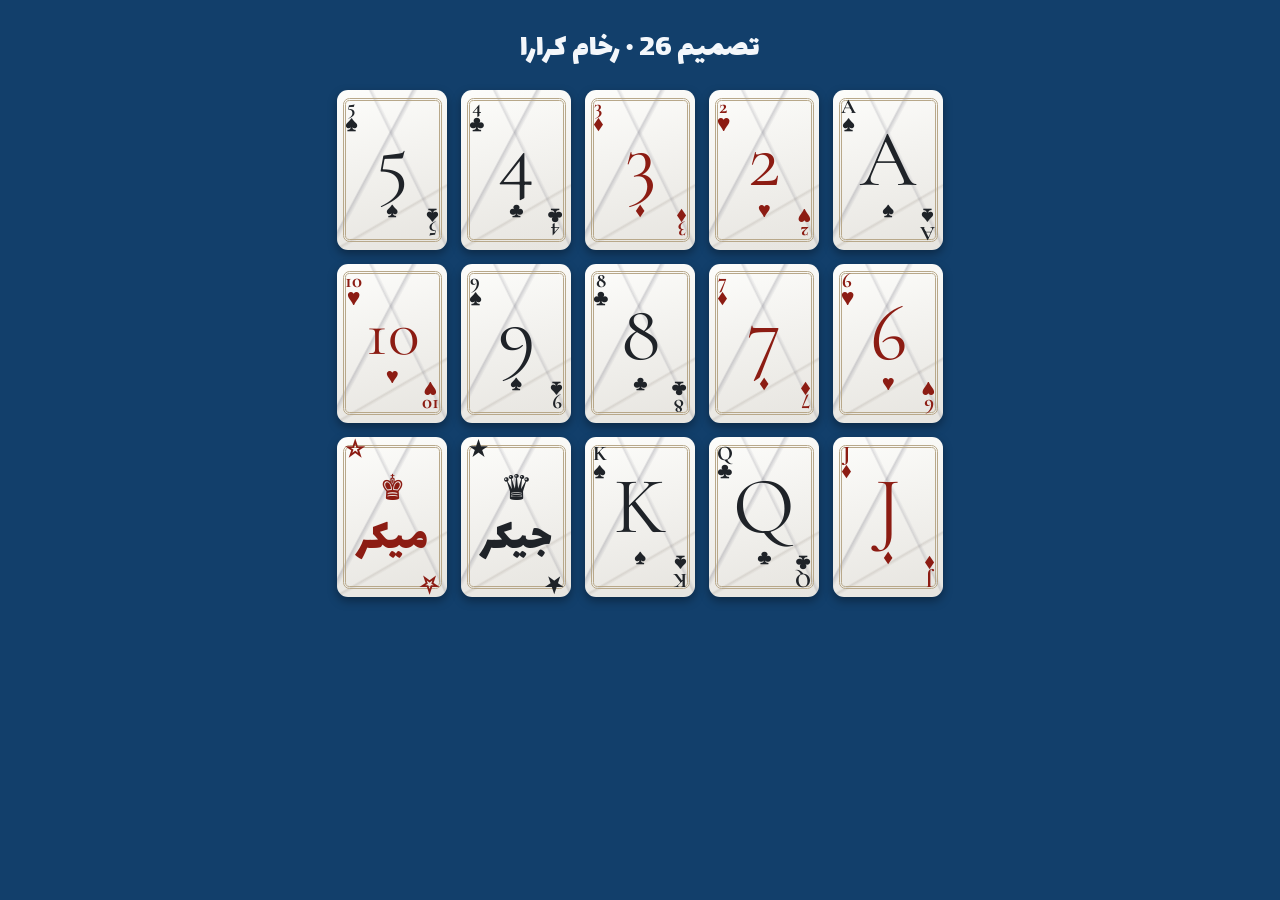
<file: designs/carrara-marble/demo.html>
<!doctype html>
<html lang="ar" dir="rtl">
<head>
<meta charset="utf-8">
<meta name="viewport" content="width=device-width, initial-scale=1">
<title>تصميم 26 · رخام كرارا</title>
<link rel="stylesheet" href="https://fonts.googleapis.com/css2?family=Cormorant+Garamond&family=Lalezar&family=Noto+Sans+Symbols+2&family=IBM+Plex+Sans+Arabic:wght@400;700&display=swap">
<link rel="stylesheet" href="marble-card.css">
<style>
body{margin:0;padding:24px 16px;background:#123f6b;color:#f4f7fb;font-family:'IBM Plex Sans Arabic',Tahoma,sans-serif}
h1{font:400 32px 'Lalezar',sans-serif;margin:0 0 16px;text-align:center}
.deck{display:flex;flex-wrap:wrap;gap:14px;justify-content:center;max-width:720px;margin:0 auto}
.deck .marble-card{--w:min(110px,26vw)}
</style>
</head>
<body>
<h1>تصميم 26 · رخام كرارا</h1>
<div class="deck" id="deck"></div>
<script>
/* makeCard(rank, suit)
   rank: 'A','2'..'10','J','Q','K', or 'JOKER' (الجيكر) / 'MEKER' (الميكر)
   suit: '♠','♥','♦','♣' (ignored for jokers) */
const CLS='marble-card', WATERMARK=false, DICE=false;
const PIPS={1:[4],2:[0,8],3:[0,4,8],4:[0,2,6,8],5:[0,2,4,6,8],6:[0,2,3,5,6,8]};
const die=n=>'<span class="die">'+[...Array(9)].map((_,i)=>`<s class="${PIPS[n].includes(i)?'on':''}"></s>`).join('')+'</span>';
const dice=n=>n<=6?`<span class="dice">${die(n)}</span>`:`<span class="dice two">${die(Math.ceil(n/2))}${die(Math.floor(n/2))}</span>`;
function makeCard(rank,suit){
  const el=document.createElement('div');
  if(rank==='JOKER'||rank==='MEKER'){
    const big=rank==='JOKER', w=big?'جيكر':'ميكر', c=big?'★':'☆';
    el.className=CLS+' joker'+(big?'':' red');
    el.setAttribute('aria-label',big?'الجيكر':'الميكر');
    el.innerHTML=(WATERMARK?`<span class="wm">${w}</span>`:'')+`<span class="ix"><b>${c}</b></span><span class="ix b"><b>${c}</b></span>`+
      `<span class="hero"><span class="crown">${big?'♛':'♚'}\uFE0E</span><span class="word">${w}</span></span>`;
    return el;
  }
  const red=suit==='♥'||suit==='♦', s=suit+'\uFE0E', two=rank.length>1?' two':'';
  const n=['A','2','3','4','5','6','7','8','9','10'].indexOf(rank)+1;
  let hero;
  if(DICE&&n>0) hero=dice(n)+`<span class="st">${s}</span>`;
  else if(DICE) hero=`<span class="num">${rank}</span>`;
  else hero=`<span class="num${two}">${rank}</span><span class="st">${s}</span>`;
  el.className=CLS+(red?' red':'');
  el.setAttribute('aria-label',rank+' '+suit);
  el.innerHTML=(WATERMARK?`<span class="wm${two}">${rank}</span>`:'')+
    `<span class="ix"><b>${rank}</b><i>${s}</i></span><span class="ix b"><b>${rank}</b><i>${s}</i></span><span class="hero">${hero}</span>`;
  return el;
}
const deck=document.getElementById('deck'), SU=['♠','♥','♦','♣'];
['A','2','3','4','5','6','7','8','9','10','J','Q','K'].forEach((r,i)=>deck.append(makeCard(r,SU[i%4])));
deck.append(makeCard('JOKER'),makeCard('MEKER'));
</script>
</body>
</html>
</file>
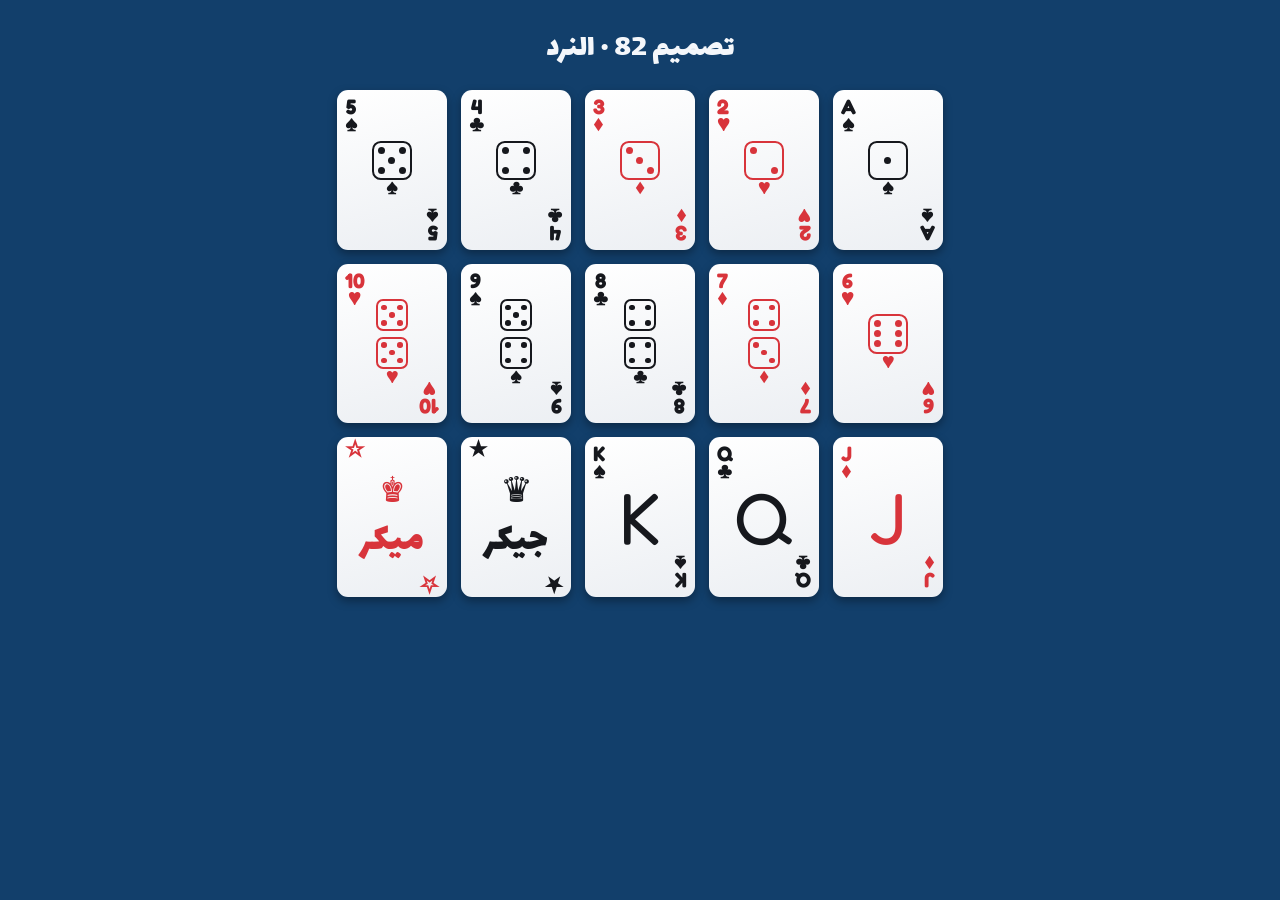
<file: designs/dice/demo.html>
<!doctype html>
<html lang="ar" dir="rtl">
<head>
<meta charset="utf-8">
<meta name="viewport" content="width=device-width, initial-scale=1">
<title>تصميم 82 · النرد</title>
<link rel="stylesheet" href="https://fonts.googleapis.com/css2?family=Fredoka&family=Lalezar&family=Noto+Sans+Symbols+2&family=IBM+Plex+Sans+Arabic:wght@400;700&display=swap">
<link rel="stylesheet" href="dice-card.css">
<style>
body{margin:0;padding:24px 16px;background:#123f6b;color:#f4f7fb;font-family:'IBM Plex Sans Arabic',Tahoma,sans-serif}
h1{font:400 32px 'Lalezar',sans-serif;margin:0 0 16px;text-align:center}
.deck{display:flex;flex-wrap:wrap;gap:14px;justify-content:center;max-width:720px;margin:0 auto}
.deck .dice-card{--w:min(110px,26vw)}
</style>
</head>
<body>
<h1>تصميم 82 · النرد</h1>
<div class="deck" id="deck"></div>
<script>
/* makeCard(rank, suit)
   rank: 'A','2'..'10','J','Q','K', or 'JOKER' (الجيكر) / 'MEKER' (الميكر)
   suit: '♠','♥','♦','♣' (ignored for jokers) */
const CLS='dice-card', WATERMARK=false, DICE=true;
const PIPS={1:[4],2:[0,8],3:[0,4,8],4:[0,2,6,8],5:[0,2,4,6,8],6:[0,2,3,5,6,8]};
const die=n=>'<span class="die">'+[...Array(9)].map((_,i)=>`<s class="${PIPS[n].includes(i)?'on':''}"></s>`).join('')+'</span>';
const dice=n=>n<=6?`<span class="dice">${die(n)}</span>`:`<span class="dice two">${die(Math.ceil(n/2))}${die(Math.floor(n/2))}</span>`;
function makeCard(rank,suit){
  const el=document.createElement('div');
  if(rank==='JOKER'||rank==='MEKER'){
    const big=rank==='JOKER', w=big?'جيكر':'ميكر', c=big?'★':'☆';
    el.className=CLS+' joker'+(big?'':' red');
    el.setAttribute('aria-label',big?'الجيكر':'الميكر');
    el.innerHTML=(WATERMARK?`<span class="wm">${w}</span>`:'')+`<span class="ix"><b>${c}</b></span><span class="ix b"><b>${c}</b></span>`+
      `<span class="hero"><span class="crown">${big?'♛':'♚'}\uFE0E</span><span class="word">${w}</span></span>`;
    return el;
  }
  const red=suit==='♥'||suit==='♦', s=suit+'\uFE0E', two=rank.length>1?' two':'';
  const n=['A','2','3','4','5','6','7','8','9','10'].indexOf(rank)+1;
  let hero;
  if(DICE&&n>0) hero=dice(n)+`<span class="st">${s}</span>`;
  else if(DICE) hero=`<span class="num">${rank}</span>`;
  else hero=`<span class="num${two}">${rank}</span><span class="st">${s}</span>`;
  el.className=CLS+(red?' red':'');
  el.setAttribute('aria-label',rank+' '+suit);
  el.innerHTML=(WATERMARK?`<span class="wm${two}">${rank}</span>`:'')+
    `<span class="ix"><b>${rank}</b><i>${s}</i></span><span class="ix b"><b>${rank}</b><i>${s}</i></span><span class="hero">${hero}</span>`;
  return el;
}
const deck=document.getElementById('deck'), SU=['♠','♥','♦','♣'];
['A','2','3','4','5','6','7','8','9','10','J','Q','K'].forEach((r,i)=>deck.append(makeCard(r,SU[i%4])));
deck.append(makeCard('JOKER'),makeCard('MEKER'));
</script>
</body>
</html>
</file>
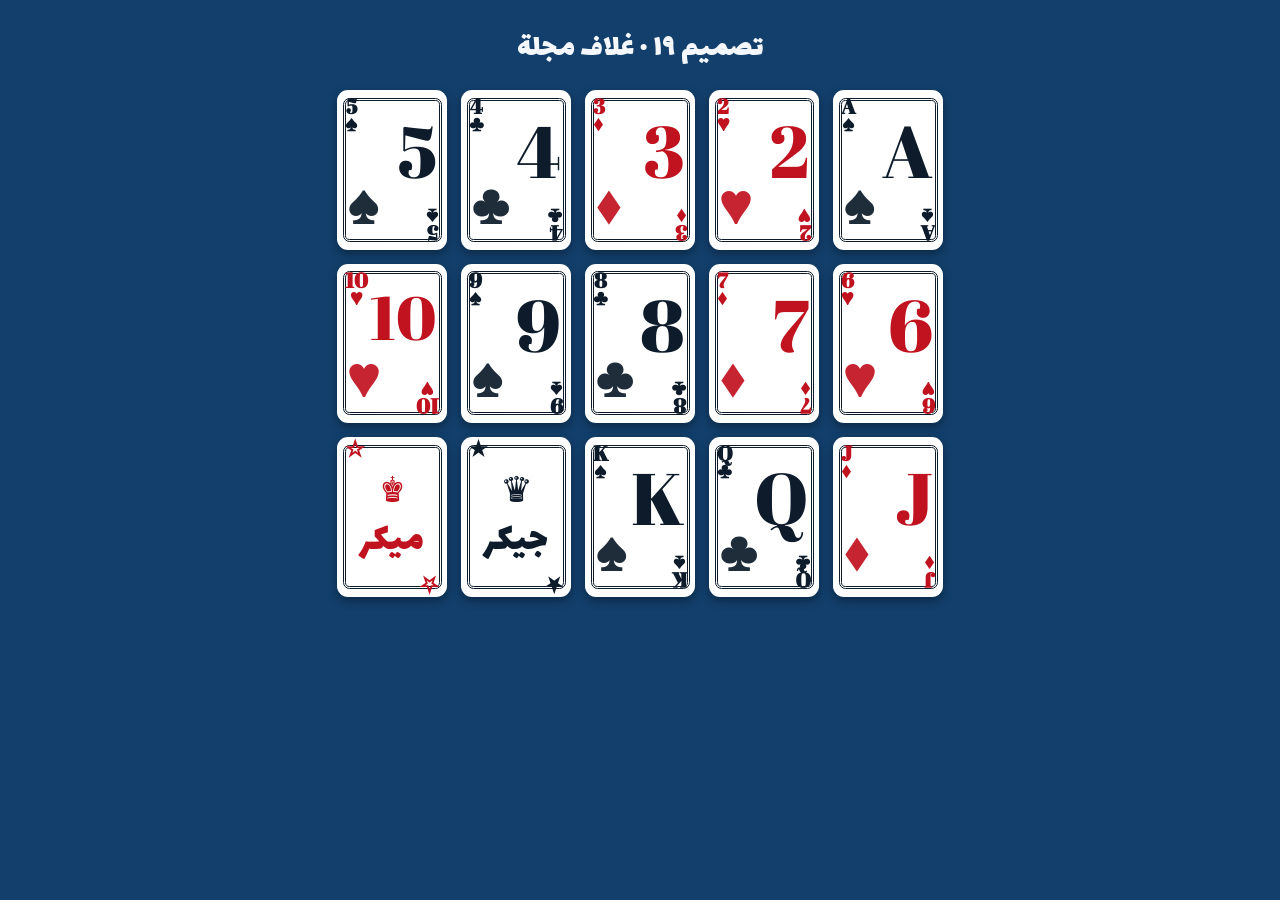
<file: designs/magazine-cover/demo.html>
<!doctype html>
<html lang="ar" dir="rtl">
<head>
<meta charset="utf-8">
<meta name="viewport" content="width=device-width, initial-scale=1">
<title>تصميم ١٩ · غلاف مجلة</title>
<link rel="stylesheet" href="https://fonts.googleapis.com/css2?family=Abril+Fatface&family=Lalezar&family=Noto+Sans+Symbols+2&family=IBM+Plex+Sans+Arabic:wght@400;700&display=swap">
<link rel="stylesheet" href="mag-card.css">
<style>
body{margin:0;padding:24px 16px;background:#123f6b;color:#f4f7fb;font-family:'IBM Plex Sans Arabic',Tahoma,sans-serif}
h1{font:400 32px 'Lalezar',sans-serif;margin:0 0 16px;text-align:center}
.deck{display:flex;flex-wrap:wrap;gap:14px;justify-content:center;max-width:720px;margin:0 auto}
.deck .mag-card{--w:min(110px,26vw)}
</style>
</head>
<body>
<h1>تصميم ١٩ · غلاف مجلة</h1>
<div class="deck" id="deck"></div>
<script>
/* magCard(rank, suit)
   rank: 'A','2'..'10','J','Q','K', or 'JOKER' (الجيكر) / 'MEKER' (الميكر)
   suit: '♠','♥','♦','♣' (ignored for jokers) */
function magCard(rank, suit){
  const el=document.createElement('div');
  if(rank==='JOKER'||rank==='MEKER'){
    const big=rank==='JOKER';
    el.className='mag-card joker'+(big?'':' red');
    el.setAttribute('aria-label',big?'الجيكر':'الميكر');
    const c=big?'★':'☆';
    el.innerHTML=`<span class="ix"><b>${c}</b></span><span class="ix b"><b>${c}</b></span>`+
      `<span class="hero"><span class="crown">${big?'♛':'♚'}︎</span><span class="word">${big?'جيكر':'ميكر'}</span></span>`;
    return el;
  }
  const red=suit==='♥'||suit==='♦', s=suit+'︎';
  el.className='mag-card'+(red?' red':'');
  el.setAttribute('aria-label',rank+' '+suit);
  el.innerHTML=`<span class="ix"><b>${rank}</b><i>${s}</i></span><span class="ix b"><b>${rank}</b><i>${s}</i></span>`+
    `<span class="num${rank.length>1?' two':''}">${rank}</span><span class="big-suit">${s}</span>`;
  return el;
}
const deck=document.getElementById('deck'), S=['♠','♥','♦','♣'];
['A','2','3','4','5','6','7','8','9','10','J','Q','K'].forEach((r,i)=>deck.append(magCard(r,S[i%4])));
deck.append(magCard('JOKER'),magCard('MEKER'));
</script>
</body>
</html>
</file>
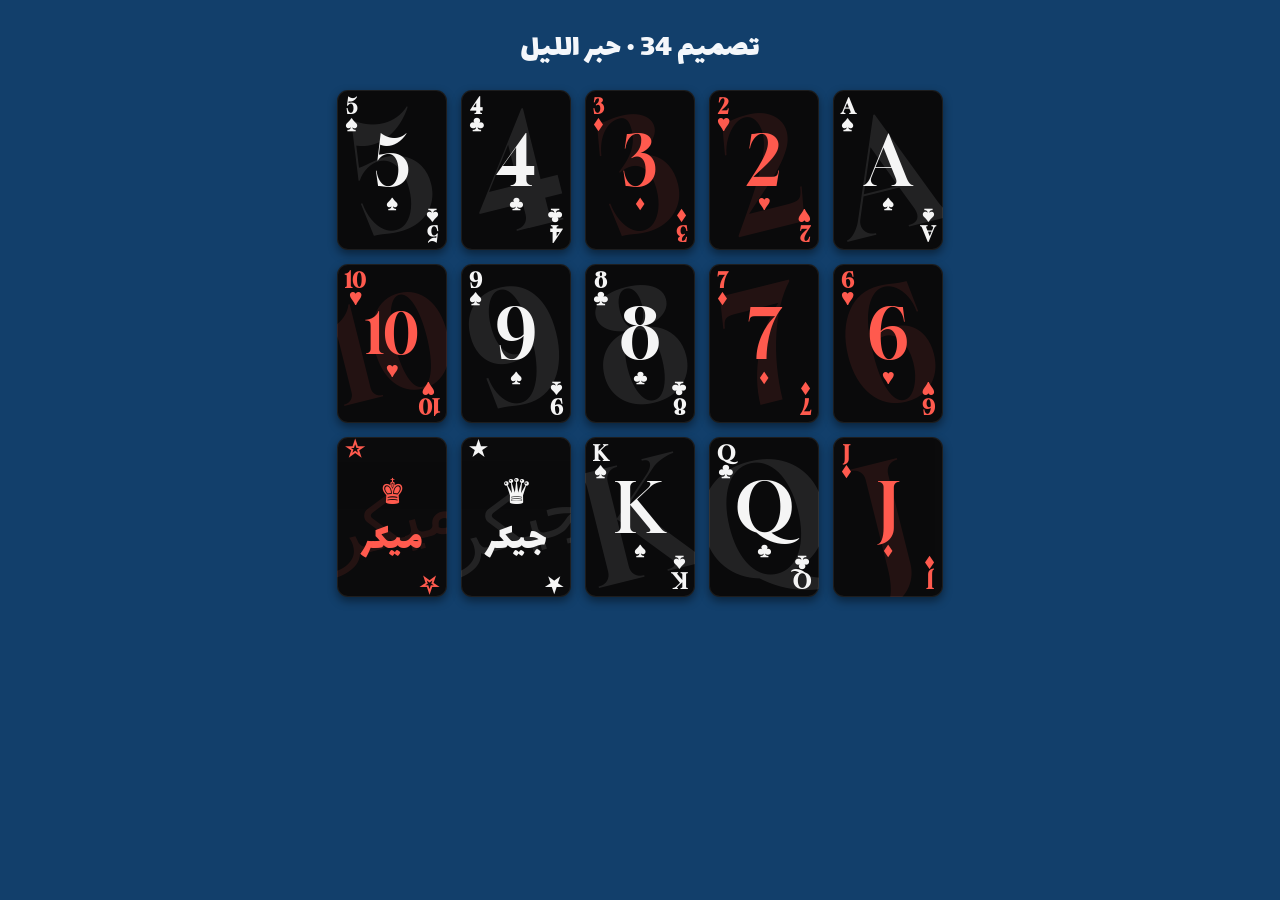
<file: designs/night-ink/demo.html>
<!doctype html>
<html lang="ar" dir="rtl">
<head>
<meta charset="utf-8">
<meta name="viewport" content="width=device-width, initial-scale=1">
<title>تصميم 34 · حبر الليل</title>
<link rel="stylesheet" href="https://fonts.googleapis.com/css2?family=Gloock&family=Lalezar&family=Noto+Sans+Symbols+2&family=IBM+Plex+Sans+Arabic:wght@400;700&display=swap">
<link rel="stylesheet" href="ink-card.css">
<style>
body{margin:0;padding:24px 16px;background:#123f6b;color:#f4f7fb;font-family:'IBM Plex Sans Arabic',Tahoma,sans-serif}
h1{font:400 32px 'Lalezar',sans-serif;margin:0 0 16px;text-align:center}
.deck{display:flex;flex-wrap:wrap;gap:14px;justify-content:center;max-width:720px;margin:0 auto}
.deck .ink-card{--w:min(110px,26vw)}
</style>
</head>
<body>
<h1>تصميم 34 · حبر الليل</h1>
<div class="deck" id="deck"></div>
<script>
/* makeCard(rank, suit)
   rank: 'A','2'..'10','J','Q','K', or 'JOKER' (الجيكر) / 'MEKER' (الميكر)
   suit: '♠','♥','♦','♣' (ignored for jokers) */
const CLS='ink-card', WATERMARK=true, DICE=false;
const PIPS={1:[4],2:[0,8],3:[0,4,8],4:[0,2,6,8],5:[0,2,4,6,8],6:[0,2,3,5,6,8]};
const die=n=>'<span class="die">'+[...Array(9)].map((_,i)=>`<s class="${PIPS[n].includes(i)?'on':''}"></s>`).join('')+'</span>';
const dice=n=>n<=6?`<span class="dice">${die(n)}</span>`:`<span class="dice two">${die(Math.ceil(n/2))}${die(Math.floor(n/2))}</span>`;
function makeCard(rank,suit){
  const el=document.createElement('div');
  if(rank==='JOKER'||rank==='MEKER'){
    const big=rank==='JOKER', w=big?'جيكر':'ميكر', c=big?'★':'☆';
    el.className=CLS+' joker'+(big?'':' red');
    el.setAttribute('aria-label',big?'الجيكر':'الميكر');
    el.innerHTML=(WATERMARK?`<span class="wm">${w}</span>`:'')+`<span class="ix"><b>${c}</b></span><span class="ix b"><b>${c}</b></span>`+
      `<span class="hero"><span class="crown">${big?'♛':'♚'}\uFE0E</span><span class="word">${w}</span></span>`;
    return el;
  }
  const red=suit==='♥'||suit==='♦', s=suit+'\uFE0E', two=rank.length>1?' two':'';
  const n=['A','2','3','4','5','6','7','8','9','10'].indexOf(rank)+1;
  let hero;
  if(DICE&&n>0) hero=dice(n)+`<span class="st">${s}</span>`;
  else if(DICE) hero=`<span class="num">${rank}</span>`;
  else hero=`<span class="num${two}">${rank}</span><span class="st">${s}</span>`;
  el.className=CLS+(red?' red':'');
  el.setAttribute('aria-label',rank+' '+suit);
  el.innerHTML=(WATERMARK?`<span class="wm${two}">${rank}</span>`:'')+
    `<span class="ix"><b>${rank}</b><i>${s}</i></span><span class="ix b"><b>${rank}</b><i>${s}</i></span><span class="hero">${hero}</span>`;
  return el;
}
const deck=document.getElementById('deck'), SU=['♠','♥','♦','♣'];
['A','2','3','4','5','6','7','8','9','10','J','Q','K'].forEach((r,i)=>deck.append(makeCard(r,SU[i%4])));
deck.append(makeCard('JOKER'),makeCard('MEKER'));
</script>
</body>
</html>
</file>
<file: designs/carrara-marble/marble-card.css>
/* =========================================================
   Janjafa card design #26 — Carrara marble
   Fonts: Cormorant Garamond (numbers), Noto Sans Symbols 2 (suits),
          Lalezar (Arabic joker words)
   <link rel="stylesheet" href="https://fonts.googleapis.com/css2?family=Cormorant+Garamond&family=Lalezar&family=Noto+Sans+Symbols+2&display=swap">
   Card size: change --w (height = width x 1.45)
   ========================================================= */
.marble-card{
  --w:90px;
  --ink:#1f2328;   /* black suits */
  --red:#8c1c13;   /* red suits */
  --acc:#b8a88a;   /* double frame (warm stone) */
  --k:var(--ink);
  position:relative;flex:none;overflow:hidden;direction:ltr;user-select:none;
  width:var(--w);height:calc(var(--w)*1.45);
  border-radius:calc(var(--w)*.1);
  background:
    linear-gradient(118deg,transparent 38%,rgba(110,110,125,.28) 39%,transparent 41.5%),
    linear-gradient(64deg,transparent 58%,rgba(110,110,125,.2) 59%,transparent 61%),
    linear-gradient(150deg,transparent 70%,rgba(150,140,130,.22) 71%,transparent 72.5%),
    linear-gradient(165deg,#fdfdfb,#e6e4df);
  color:var(--k);
  font-family:'Cormorant Garamond',Garamond,Georgia,serif;
  box-shadow:0 4px 10px rgba(0,0,0,.35);
}
.marble-card.red{--k:var(--red)}

/* double inner frame */
.marble-card::before{
  content:'';position:absolute;inset:5%;pointer-events:none;
  border:calc(var(--w)*.03) double var(--acc);
  border-radius:calc(var(--w)*.06);
}

/* corner indexes (top-left + rotated bottom-right) */
.marble-card .ix{
  position:absolute;top:4.5%;left:7%;z-index:2;
  display:flex;flex-direction:column;align-items:center;
  line-height:.95;white-space:nowrap;font-size:calc(var(--w)*.19);
}
.marble-card .ix i{
  font-style:normal;margin-top:calc(var(--w)*.02);font-size:calc(var(--w)*.16);
  font-family:'Noto Sans Symbols 2','Segoe UI Symbol','Apple Symbols',sans-serif;
}
.marble-card .ix.b{top:auto;left:auto;right:7%;bottom:4.5%;transform:rotate(180deg)}

/* centre: big number with a small suit under it */
.marble-card .hero{
  position:absolute;inset:17% 13%;z-index:1;
  display:flex;flex-direction:column;align-items:center;justify-content:center;gap:calc(var(--w)*.02);
}
.marble-card .num{font-size:calc(var(--w)*.73);line-height:1.05;white-space:nowrap}
.marble-card .num.two{font-size:calc(var(--w)*.6)} /* "10" */
.marble-card .st{font:calc(var(--w)*.15)/1 'Noto Sans Symbols 2','Segoe UI Symbol','Apple Symbols',sans-serif}

/* Jokers: big joker (جيكر) black, small joker (ميكر) red */
.marble-card.joker .ix{font-family:'Noto Sans Symbols 2','Segoe UI Symbol',sans-serif;font-size:calc(var(--w)*.17)}
.marble-card.joker .crown{font:calc(var(--w)*.3)/1 'Noto Sans Symbols 2','Segoe UI Symbol',sans-serif}
.marble-card.joker .word{font-size:calc(var(--w)*.4);line-height:1.05;font-family:'Cormorant Garamond','Lalezar',serif}
</file>
<file: designs/dice/dice-card.css>
/* =========================================================
   Janjafa card design #82 — Dice
   A..10 are drawn as dice faces (7-10 = two dice), J Q K as letters.
   Fonts: Fredoka (letters), Noto Sans Symbols 2 (suits),
          Lalezar (Arabic joker words)
   <link rel="stylesheet" href="https://fonts.googleapis.com/css2?family=Fredoka&family=Lalezar&family=Noto+Sans+Symbols+2&display=swap">
   Card size: change --w (height = width x 1.45)
   ========================================================= */
.dice-card{
  --w:90px;
  --ink:#16181d;   /* black suits */
  --red:#d8343b;   /* red suits */
  --k:var(--ink);
  position:relative;flex:none;overflow:hidden;direction:ltr;user-select:none;
  width:var(--w);height:calc(var(--w)*1.45);
  border-radius:calc(var(--w)*.1);
  background:linear-gradient(165deg,#ffffff,#eceff3);
  color:var(--k);
  font-family:'Fredoka','Baloo 2',Arial,sans-serif;
  box-shadow:0 4px 10px rgba(0,0,0,.35);
}
.dice-card.red{--k:var(--red)}

/* corner indexes (top-left + rotated bottom-right) */
.dice-card .ix{
  position:absolute;top:4.5%;left:7%;z-index:2;
  display:flex;flex-direction:column;align-items:center;
  line-height:.95;white-space:nowrap;font-size:calc(var(--w)*.19);
}
.dice-card .ix i{
  font-style:normal;margin-top:calc(var(--w)*.02);font-size:calc(var(--w)*.16);
  font-family:'Noto Sans Symbols 2','Segoe UI Symbol','Apple Symbols',sans-serif;
}
.dice-card .ix.b{top:auto;left:auto;right:7%;bottom:4.5%;transform:rotate(180deg)}

/* centre */
.dice-card .hero{
  position:absolute;inset:17% 13%;z-index:1;
  display:flex;flex-direction:column;align-items:center;justify-content:center;gap:calc(var(--w)*.02);
}
.dice-card .num{font-size:calc(var(--w)*.66);line-height:1.05;white-space:nowrap} /* J Q K */
.dice-card .st{font:calc(var(--w)*.15)/1 'Noto Sans Symbols 2','Segoe UI Symbol','Apple Symbols',sans-serif}

/* dice: a die is a 3x3 grid; <s class="on"> = pip */
.dice-card .dice{display:flex;flex-direction:column;align-items:center;gap:calc(var(--w)*.05)}
.dice-card .die{
  --ds:calc(var(--w)*.36);
  width:var(--ds);height:var(--ds);box-sizing:border-box;padding:7%;
  border:calc(var(--w)*.02) solid currentColor;border-radius:22%;
  display:grid;grid-template-columns:repeat(3,1fr);grid-template-rows:repeat(3,1fr);
}
.dice-card .dice.two .die{--ds:calc(var(--w)*.29)}  /* 7..10 use two dice */
.dice-card .die s{display:block;margin:auto;width:70%;height:70%;border-radius:50%}
.dice-card .die s.on{background:currentColor}

/* Jokers: big joker (جيكر) black, small joker (ميكر) red */
.dice-card.joker .ix{font-family:'Noto Sans Symbols 2','Segoe UI Symbol',sans-serif;font-size:calc(var(--w)*.17)}
.dice-card.joker .crown{font:calc(var(--w)*.3)/1 'Noto Sans Symbols 2','Segoe UI Symbol',sans-serif}
.dice-card.joker .word{font-size:calc(var(--w)*.36);line-height:1.05;font-family:'Fredoka','Lalezar',sans-serif}
</file>
<file: designs/magazine-cover/mag-card.css>
/* =========================================================
   Janjafa card design #19 — Magazine cover
   Fonts: Abril Fatface (numbers), Noto Sans Symbols 2 (suits),
          Lalezar (Arabic joker words)
   <link rel="stylesheet" href="https://fonts.googleapis.com/css2?family=Abril+Fatface&family=Lalezar&family=Noto+Sans+Symbols+2&display=swap">
   Card size: change --w (height = width × 1.45)
   ========================================================= */
.mag-card{
  --w:90px;
  --ink:#0d1b2a;   /* black suits ♠ ♣ */
  --red:#c1121f;   /* red suits ♥ ♦ */
  --acc:#0d1b2a;   /* double frame */
  --paper:#ffffff; /* card face */
  --k:var(--ink);
  position:relative;flex:none;overflow:hidden;direction:ltr;user-select:none;
  width:var(--w);height:calc(var(--w)*1.45);
  border-radius:calc(var(--w)*.1);
  background:var(--paper);color:var(--k);
  font-family:'Abril Fatface',Georgia,'Times New Roman',serif;
  box-shadow:0 4px 10px rgba(0,0,0,.35);
}
.mag-card.red{--k:var(--red)}

/* double inner frame */
.mag-card::before{
  content:'';position:absolute;inset:5%;pointer-events:none;
  border:calc(var(--w)*.03) double var(--acc);
  border-radius:calc(var(--w)*.06);
}

/* corner indexes (top-left + rotated bottom-right) */
.mag-card .ix{
  position:absolute;top:4.5%;left:7%;z-index:2;
  display:flex;flex-direction:column;align-items:center;
  line-height:.95;white-space:nowrap;
  font-size:calc(var(--w)*.19);
}
.mag-card .ix i{
  font-style:normal;margin-top:calc(var(--w)*.02);
  font-size:calc(var(--w)*.16);
  font-family:'Noto Sans Symbols 2','Segoe UI Symbol','Apple Symbols',sans-serif;
}
.mag-card .ix.b{top:auto;left:auto;right:7%;bottom:4.5%;transform:rotate(180deg)}

/* the big cover number — top right */
.mag-card .num{
  position:absolute;top:14%;right:9%;z-index:1;
  font-size:calc(var(--w)*.66);line-height:1.05;white-space:nowrap;
}
.mag-card .num.two{font-size:calc(var(--w)*.55)} /* "10" */

/* the big suit — bottom left */
.mag-card .big-suit{
  position:absolute;left:9%;bottom:8%;z-index:1;opacity:.92;
  font:calc(var(--w)*.42)/1 'Noto Sans Symbols 2','Segoe UI Symbol','Apple Symbols',sans-serif;
}

/* Jokers: big joker (جيكر) + small joker (ميكر) */
.mag-card.joker .hero{
  position:absolute;inset:17% 13%;z-index:1;
  display:flex;flex-direction:column;align-items:center;justify-content:center;gap:calc(var(--w)*.02);
}
.mag-card.joker .ix{font-family:'Noto Sans Symbols 2','Segoe UI Symbol',sans-serif;font-size:calc(var(--w)*.17)}
.mag-card.joker .crown{font:calc(var(--w)*.3)/1 'Noto Sans Symbols 2','Segoe UI Symbol',sans-serif}
.mag-card.joker .word{font-size:calc(var(--w)*.36);line-height:1.05;font-family:'Abril Fatface','Lalezar',sans-serif}
</file>
<file: designs/night-ink/ink-card.css>
/* =========================================================
   Janjafa card design #34 — Night ink
   Fonts: Gloock (numbers), Noto Sans Symbols 2 (suits),
          Lalezar (Arabic joker words)
   <link rel="stylesheet" href="https://fonts.googleapis.com/css2?family=Gloock&family=Lalezar&family=Noto+Sans+Symbols+2&display=swap">
   Card size: change --w (height = width x 1.45)
   ========================================================= */
.ink-card{
  --w:90px;
  --ink:#f5f5f5;   /* black suits are printed in white */
  --red:#ff5a4e;   /* red suits (coral red) */
  --paper:#0b0b0c; /* card face */
  --k:var(--ink);
  position:relative;flex:none;overflow:hidden;direction:ltr;user-select:none;
  width:var(--w);height:calc(var(--w)*1.45);
  border-radius:calc(var(--w)*.1);
  background:var(--paper);color:var(--k);
  font-family:'Gloock',Georgia,serif;
  box-shadow:0 4px 10px rgba(0,0,0,.45),inset 0 0 0 1px rgba(255,255,255,.08);
}
.ink-card.red{--k:var(--red)}

/* giant ghost number behind (10% opacity, tilted) */
.ink-card .wm{
  position:absolute;left:50%;top:52%;z-index:0;
  transform:translate(-50%,-50%) rotate(-14deg);
  font-size:calc(var(--w)*1.39);line-height:1;white-space:nowrap;opacity:.1;
}
.ink-card .wm.two{font-size:calc(var(--w)*1.15)}   /* "10" */
.ink-card.joker .wm{font-size:calc(var(--w)*.63)}  /* joker word */

/* corner indexes (top-left + rotated bottom-right) */
.ink-card .ix{
  position:absolute;top:4.5%;left:7%;z-index:2;
  display:flex;flex-direction:column;align-items:center;
  line-height:.95;white-space:nowrap;font-size:calc(var(--w)*.19);
}
.ink-card .ix i{
  font-style:normal;margin-top:calc(var(--w)*.02);font-size:calc(var(--w)*.16);
  font-family:'Noto Sans Symbols 2','Segoe UI Symbol','Apple Symbols',sans-serif;
}
.ink-card .ix.b{top:auto;left:auto;right:7%;bottom:4.5%;transform:rotate(180deg)}

/* centre: number with a small suit under it */
.ink-card .hero{
  position:absolute;inset:20% 16%;z-index:1;
  display:flex;flex-direction:column;align-items:center;justify-content:center;gap:calc(var(--w)*.02);
}
.ink-card .num{font-size:calc(var(--w)*.62);line-height:1.05;white-space:nowrap}
.ink-card .num.two{font-size:calc(var(--w)*.5)} /* "10" */
.ink-card .st{font:calc(var(--w)*.15)/1 'Noto Sans Symbols 2','Segoe UI Symbol','Apple Symbols',sans-serif}

/* Jokers: big joker (جيكر) white, small joker (ميكر) red */
.ink-card.joker .ix{font-family:'Noto Sans Symbols 2','Segoe UI Symbol',sans-serif;font-size:calc(var(--w)*.17)}
.ink-card.joker .crown{font:calc(var(--w)*.3)/1 'Noto Sans Symbols 2','Segoe UI Symbol',sans-serif}
.ink-card.joker .word{font-size:calc(var(--w)*.34);line-height:1.05;font-family:'Gloock','Lalezar',serif}
</file>
